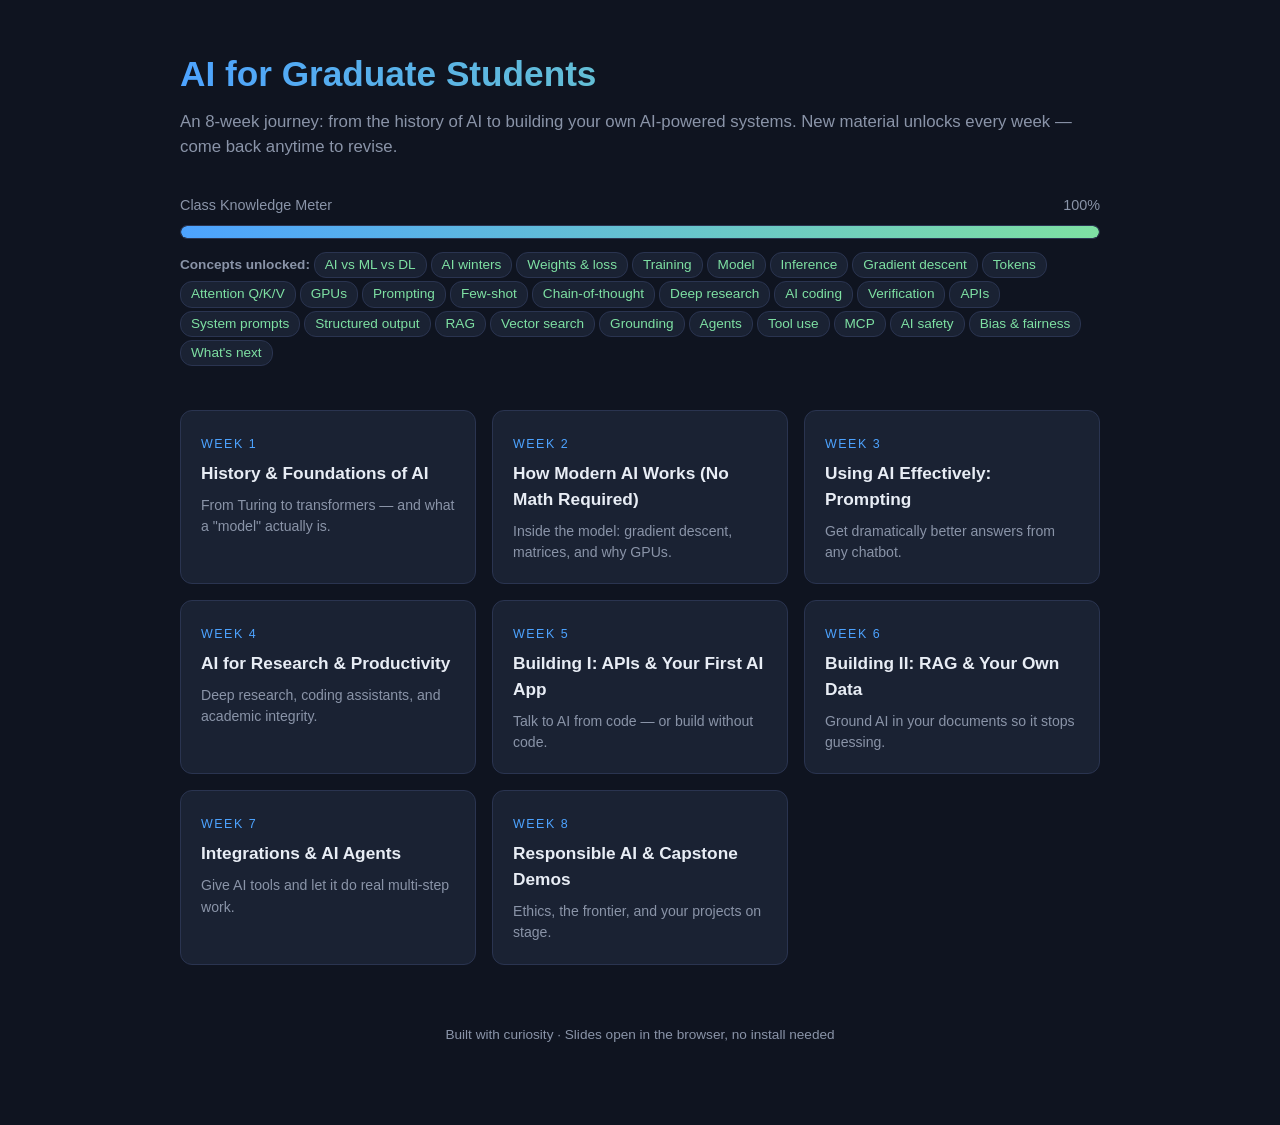
<file: index.html>
<!DOCTYPE html>
<html lang="en">
<head>
<meta charset="utf-8">
<meta name="viewport" content="width=device-width, initial-scale=1">
<title>AI for Graduate Students — 8-Week Course</title>
<style>
  :root {
    --bg: #0f1420;
    --card: #1a2233;
    --card-locked: #141a28;
    --accent: #4da3ff;
    --accent2: #7ee0a3;
    --text: #e8edf5;
    --muted: #8a94a8;
    --border: #2a3450;
  }
  * { box-sizing: border-box; margin: 0; padding: 0; }
  body {
    background: var(--bg);
    color: var(--text);
    font-family: -apple-system, "Segoe UI", Roboto, Helvetica, Arial, sans-serif;
    line-height: 1.5;
  }
  .wrap { max-width: 960px; margin: 0 auto; padding: 48px 20px 80px; }
  header h1 {
    font-size: 2.2rem;
    background: linear-gradient(90deg, var(--accent), var(--accent2));
    -webkit-background-clip: text;
    background-clip: text;
    color: transparent;
  }
  header p.sub { color: var(--muted); margin-top: 8px; font-size: 1.05rem; }

  /* Knowledge meter */
  .meter-block { margin: 36px 0 44px; }
  .meter-label { display: flex; justify-content: space-between; font-size: .9rem; color: var(--muted); margin-bottom: 8px; }
  .meter { height: 14px; background: var(--card); border: 1px solid var(--border); border-radius: 7px; overflow: hidden; }
  .meter-fill {
    height: 100%; width: 0%;
    background: linear-gradient(90deg, var(--accent), var(--accent2));
    border-radius: 7px;
    transition: width 1.2s ease;
  }
  .concepts { margin-top: 10px; font-size: .85rem; color: var(--muted); }
  .concepts span { display: inline-block; background: var(--card); border: 1px solid var(--border); border-radius: 12px; padding: 2px 10px; margin: 3px 4px 0 0; color: var(--accent2); }

  /* Week cards */
  .grid { display: grid; grid-template-columns: repeat(auto-fill, minmax(280px, 1fr)); gap: 16px; }
  .card {
    display: block; text-decoration: none; color: inherit;
    background: var(--card); border: 1px solid var(--border);
    border-radius: 12px; padding: 20px; transition: transform .15s ease, border-color .15s ease;
  }
  a.card:hover { transform: translateY(-3px); border-color: var(--accent); }
  .card .wk { font-size: .78rem; letter-spacing: .12em; text-transform: uppercase; color: var(--accent); }
  .card h3 { margin: 6px 0 8px; font-size: 1.08rem; }
  .card p { font-size: .88rem; color: var(--muted); }
  .card.locked { background: var(--card-locked); opacity: .55; cursor: default; }
  .card.locked .wk { color: var(--muted); }
  .card.locked .lock { float: right; }

  footer { margin-top: 60px; color: var(--muted); font-size: .85rem; text-align: center; }
</style>
</head>
<body>
<div class="wrap">
  <header>
    <h1>AI for Graduate Students</h1>
    <p class="sub">An 8-week journey: from the history of AI to building your own AI-powered systems. New material unlocks every week — come back anytime to revise.</p>
  </header>

  <section class="meter-block">
    <div class="meter-label"><span>Class Knowledge Meter</span><span id="meter-pct">0%</span></div>
    <div class="meter"><div class="meter-fill" id="meter-fill"></div></div>
    <div class="concepts" id="concepts"><strong>Concepts unlocked:</strong> <em id="no-concepts">none yet — see you in Week 1!</em></div>
  </section>

  <section class="grid" id="weeks"></section>

  <footer>Built with curiosity · Slides open in the browser, no install needed</footer>
</div>

<script>
/* ====== EDIT THIS LINE ON EACH RELEASE DAY ====== */
const RELEASED_WEEKS = 8;
/* ================================================ */

const WEEKS = [
  { n: 1, title: "History & Foundations of AI",
    desc: "From Turing to transformers — and what a \"model\" actually is.",
    concepts: ["AI vs ML vs DL", "AI winters", "Weights & loss", "Training", "Model", "Inference"] },
  { n: 2, title: "How Modern AI Works (No Math Required)",
    desc: "Inside the model: gradient descent, matrices, and why GPUs.",
    concepts: ["Gradient descent", "Tokens", "Attention Q/K/V", "GPUs"] },
  { n: 3, title: "Using AI Effectively: Prompting",
    desc: "Get dramatically better answers from any chatbot.",
    concepts: ["Prompting", "Few-shot", "Chain-of-thought"] },
  { n: 4, title: "AI for Research & Productivity",
    desc: "Deep research, coding assistants, and academic integrity.",
    concepts: ["Deep research", "AI coding", "Verification"] },
  { n: 5, title: "Building I: APIs & Your First AI App",
    desc: "Talk to AI from code — or build without code.",
    concepts: ["APIs", "System prompts", "Structured output"] },
  { n: 6, title: "Building II: RAG & Your Own Data",
    desc: "Ground AI in your documents so it stops guessing.",
    concepts: ["RAG", "Vector search", "Grounding"] },
  { n: 7, title: "Integrations & AI Agents",
    desc: "Give AI tools and let it do real multi-step work.",
    concepts: ["Agents", "Tool use", "MCP"] },
  { n: 8, title: "Responsible AI & Capstone Demos",
    desc: "Ethics, the frontier, and your projects on stage.",
    concepts: ["AI safety", "Bias & fairness", "What's next"] },
];

const grid = document.getElementById("weeks");
WEEKS.forEach(w => {
  const released = w.n <= RELEASED_WEEKS;
  const el = document.createElement(released ? "a" : "div");
  el.className = "card" + (released ? "" : " locked");
  if (released) el.href = `weeks/week${w.n}/`;
  el.innerHTML = `<span class="wk">Week ${w.n}</span>${released ? "" : '<span class="lock">🔒</span>'}
    <h3>${w.title}</h3><p>${w.desc}</p>`;
  grid.appendChild(el);
});

/* knowledge meter */
const pct = Math.round((RELEASED_WEEKS / WEEKS.length) * 100);
document.getElementById("meter-pct").textContent = pct + "%";
requestAnimationFrame(() =>
  requestAnimationFrame(() => document.getElementById("meter-fill").style.width = pct + "%"));

if (RELEASED_WEEKS > 0) {
  const unlocked = WEEKS.slice(0, RELEASED_WEEKS).flatMap(w => w.concepts);
  const c = document.getElementById("concepts");
  c.innerHTML = "<strong>Concepts unlocked:</strong> " + unlocked.map(x => `<span>${x}</span>`).join("");
}
</script>
</body>
</html>
</file>
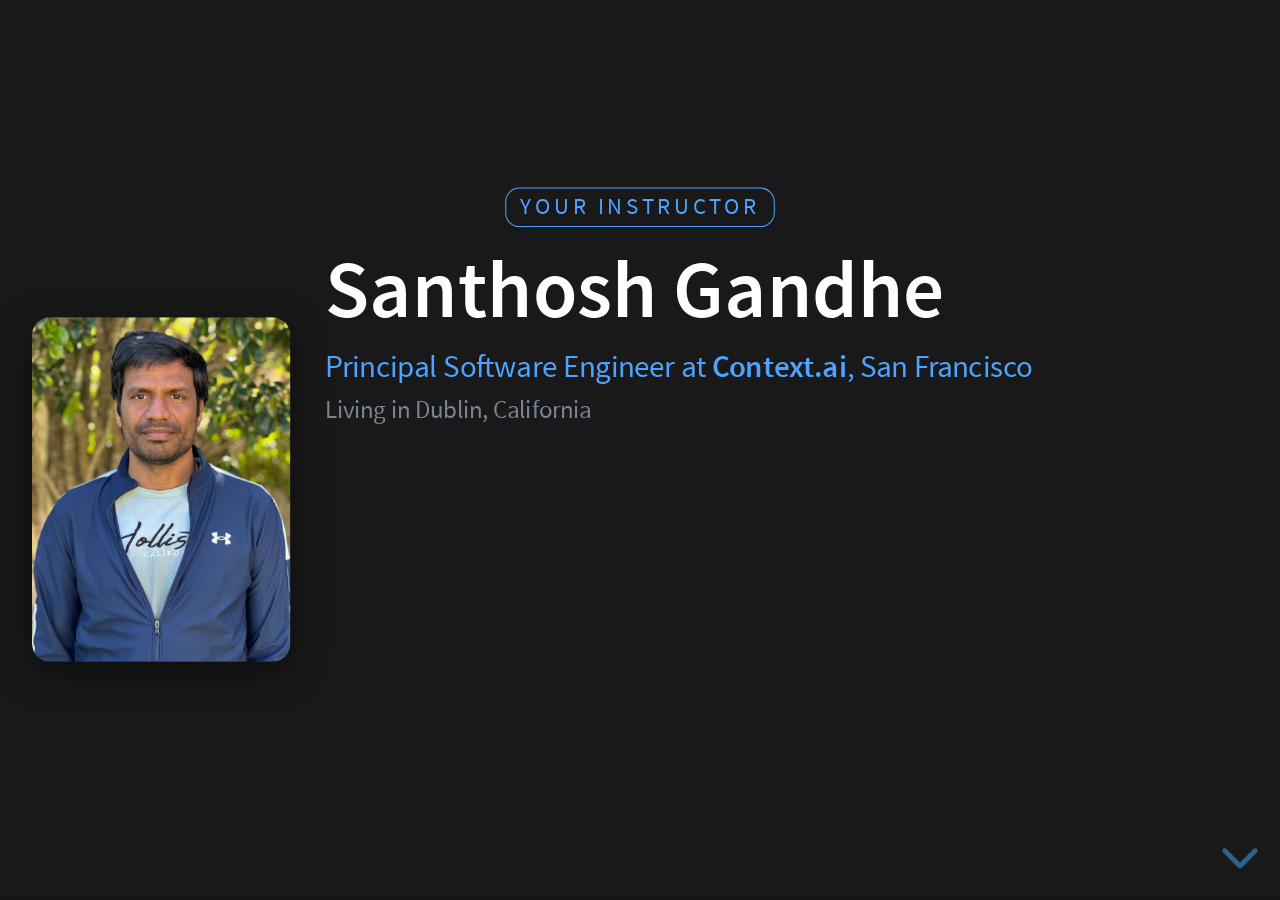
<file: intro/index.html>
<!DOCTYPE html>
<html lang="en">
<head>
<meta charset="utf-8">
<meta name="viewport" content="width=device-width, initial-scale=1">
<title>Introducing your instructor — AI Course</title>
<link rel="stylesheet" href="../assets/reveal/dist/reset.css">
<link rel="stylesheet" href="../assets/reveal/dist/reveal.css">
<link rel="stylesheet" href="../assets/reveal/dist/theme/black.css">
<link rel="stylesheet" href="../assets/course.css">
<style>
  .reveal h1 { font-size: 1.9em; text-transform: none; margin-bottom: 4px; }
  .reveal h2 { font-size: 1.3em; text-transform: none; }
  .reveal p, .reveal li { font-size: 0.84em; line-height: 1.42; }
  .reveal .small, .reveal .small li { font-size: 0.66em; color: #a7b0c2; line-height: 1.45; }
  .reveal .role { font-size: 0.72em; color: #4da3ff; margin: 0 0 4px; }
  .reveal .where { font-size: 0.58em; color: #7b8497; margin: 0; }
  .reveal .intro-row { display: flex; gap: 34px; align-items: center; text-align: left; }
  /* Whole photo, uncropped — the source is a 3:4 portrait, so height drives the size
     and the width follows. No object-fit: cover, which was cutting the head off. */
  .reveal .intro-row img {
    height: 340px; width: auto; border-radius: 18px;
    box-shadow: 0 10px 34px rgba(0,0,0,.5); flex: 0 0 auto;
  }
  .reveal .intro-row .no-photo-box {
    width: 255px; height: 340px; flex: 0 0 255px; border-radius: 18px;
    border: 2px dashed #2a3450; background: #1a2233;
    display: flex; align-items: center; justify-content: center;
    color: #4da3ff; font-size: 0.9em; font-weight: 700;
  }
  .reveal .facts { list-style: none; margin: 12px 0 0; padding: 0; }
  .reveal .facts li { font-size: 0.58em; margin: 8px 0; color: #e8edf5; line-height: 1.38; }
  .reveal .facts li b { color: #ffb454; }
  .reveal .facts .link { font-size: 0.86em; color: #4da3ff; font-family: monospace; }
  .reveal .handoff {
    border: 2px solid #7ee0a3; background: rgba(126,224,163,.08);
    border-radius: 14px; padding: 18px 28px; margin-top: 10px;
  }
  .reveal .handoff p { font-size: 0.8em; margin: 0; color: #7ee0a3; font-weight: 700; }
  .reveal svg { max-width: 100%; height: auto; }
</style>
</head>
<body>
<div class="reveal"><div class="slides">

<!-- ==================== INTRODUCING THE INSTRUCTOR ==================== -->
<section>
  <section>
    <p class="chip">Your instructor</p>
    <div class="intro-row">
      <img src="../assets/img/Santhosh.jpg" alt="Santhosh Gandhe"
           onerror="this.outerHTML='&lt;div class=\'no-photo-box\'&gt;S.G.&lt;/div&gt;'">
      <div>
        <h1>Santhosh Gandhe</h1>
        <p class="role">Principal Software Engineer at <strong>Context.ai</strong>, San Francisco</p>
        <p class="where">Living in Dublin, California</p>
        <ul class="facts">
          <li class="fragment"><b>Builds AI for a living</b> — Context.ai makes a custom AI harness
          used by <b>Qualcomm</b> and <b>KKR</b></li>
          <li class="fragment"><b>Open source maintainer</b> — <b>Data Prepper</b>, a data ingestion
          platform used by AWS<br>
          <span class="link">github.com/opensearch-project/data-prepper</span></li>
          <li class="fragment"><b>Before that: Amazon</b> — OpenSearch, the search and data platform
          behind a large part of the internet</li>
          <li class="fragment"><b>Earlier</b> — Wayfair and LeanTaaS: retail at scale, then
          software for hospitals</li>
          <li class="fragment"><b>Away from the keyboard</b> — running, badminton, and the piano</li>
        </ul>
      </div>
    </div>
    <aside class="notes">
      FOR WHOEVER IS INTRODUCING HIM — a script you can read almost word for word. About 90
      seconds. Warm, not a CV reading. Pause on each click.

      "Before we start, let me introduce the person taking you through the next eight weeks.

      This is Santhosh Gandhe. He is a Principal Software Engineer at Context.ai in San
      Francisco, and he joins us from Dublin, California.

      [click] Here is the part that matters for this course: he does not teach AI from a
      textbook — he builds it. Context.ai makes a custom AI harness, and their customers include
      Qualcomm and KKR. So what you will hear over the next eight weeks is practice, not theory.

      [click] He also maintains an open-source project called Data Prepper — a data ingestion
      platform that AWS itself uses. That means the code he writes is public, anyone can read it,
      and it runs inside one of the largest companies in the world. Any of you can go and look at
      it tonight. Very few people teaching a course like this can say that.

      [click] Before Context, he was at Amazon, working on OpenSearch — the search and data
      platform that sits underneath an enormous amount of the internet you use every day, and
      where Data Prepper comes from.

      [click] And before that, Wayfair and LeanTaaS — retail at massive scale, and then software
      for hospitals. Which is worth noticing: the same skills, pointed at completely different
      industries.

      [click] Outside work he runs, plays badminton, and plays the piano.

      Please give him a warm welcome."

      PRACTICAL NOTES FOR THE INTRODUCER
      - Say the name clearly: SAN-thosh GAN-dhe.
      - Do not read the list flatly. The line that lands hardest with students is the first one:
        he builds this stuff for real companies right now.
      - The Wayfair/LeanTaaS line quietly makes the course's own argument — AI and software are
        tools you aim at a domain. This room has agriculture, dance, medicine and electronics
        in it, so that point is worth landing rather than rushing.
      - The hobbies line is there to make him a person, not a CV. Keep it light and quick.
      - Ask students to keep cameras on and to use chat freely, then hand over.
      - If you are short on time, the first two bullets and the hobbies line are enough.
      - Data Prepper is pronounced exactly as written. If a student asks what it does, the one
        line is: it collects data from many places and gets it ready to search. Do not go deeper;
        he can take that question himself.
      - Press S at any time to see these notes. Press → to reach the handoff slide.
    </aside>
  </section>

  <section>
    <h2>Over to you 🎤</h2>
    <div class="handoff">
      <p>Eight weeks. From where AI came from — to something you built yourself.</p>
    </div>
    <p class="small">Cameras on if you are comfortable. Chat stays open the whole session.
    Ask anything, at any time.</p>
    <aside class="notes">
      Closing line for the introducer, then stop sharing and hand the screen to Santhosh.

      "You are in good hands. Over to you, Santhosh."

      Then: stop screen share, so he can share the Week 1 deck.
      ⚠️ Important — he should share the WINDOW, not the entire screen, because the Week 1 deck
      has speaker notes and easter-egg answers open in a second window.
    </aside>
  </section>
</section>

</div></div>

<script src="../assets/reveal/dist/reveal.js"></script>
<script src="../assets/reveal/dist/plugin/notes.js"></script>
<script>
  Reveal.initialize({
    hash: true,
    slideNumber: false,
    width: 1200,
    height: 760,
    margin: 0.05,
    minScale: 0.2,
    maxScale: 1.6,
    // Reveal's default is TRUE, which blurs whatever is focused and focuses
    // <body> every time the page becomes visible again. That silently breaks
    // paste: focus the chat box, alt-tab to Zoom to copy, come back, Cmd+V —
    // and the textarea is no longer focused, so the paste goes nowhere.
    // Typing still works because you click first. Cost us a live session.
    focusBodyOnPageVisibilityChange: false,
    plugins: [ RevealNotes ]
  });
</script>
</body>
</html>
</file>
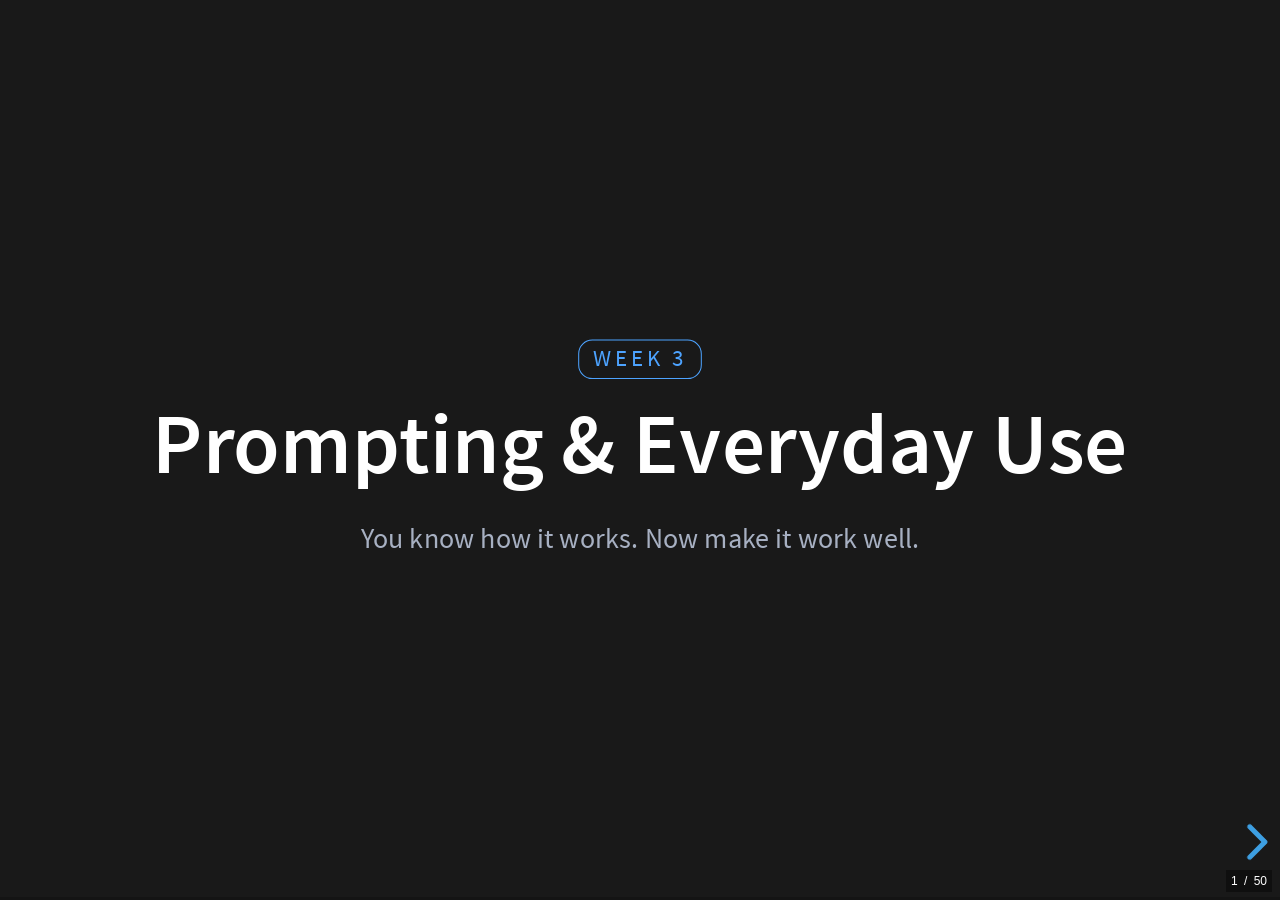
<file: docs/weeks/week3/index.html>
<!DOCTYPE html>
<html lang="en">
<head>
<meta charset="utf-8">
<meta name="viewport" content="width=device-width, initial-scale=1">
<title>Week 3 — Prompting & Everyday Use</title>
<link rel="stylesheet" href="../../assets/reveal/dist/reset.css">
<link rel="stylesheet" href="../../assets/reveal/dist/reveal.css">
<link rel="stylesheet" href="../../assets/reveal/dist/theme/black.css">
<link rel="stylesheet" href="../../assets/course.css">
<style>
  .reveal h1 { font-size: 2.0em; text-transform: none; }
  .reveal h2 { font-size: 1.35em; text-transform: none; margin-bottom: 14px; }
  .reveal p, .reveal li { font-size: 0.84em; line-height: 1.42; }
  .reveal .small, .reveal .small li { font-size: 0.66em; color: #a7b0c2; line-height: 1.45; }
  .reveal ul { margin-left: 0.6em; }
  .reveal li { margin-bottom: 11px; }
  .reveal .analogy { font-size: 0.72em; padding: 13px 22px; margin-top: 14px; }
  .reveal .analogy::before { font-size: 0.85em; }
  .reveal .predict { font-size: 0.85em; }
  .reveal .easter-egg p { font-size: 0.72em; }
  .reveal .tiny-hint { position: absolute; bottom: -40px; right: 0; font-size: 0.3em; color: #4a5468; }
  .reveal .vote-card { border:1px solid #2a3450; border-radius:10px; padding:13px 20px; margin:9px 0; background:#1a2233; font-size:.62em; text-align:left; }
  .reveal .res-list { font-size: 0.6em; text-align: left; }
  .reveal .res-list li { margin: 7px 0; }
  .reveal .res-list a, .reveal a { color: #4da3ff; }
  .reveal .tier { padding: 10px 18px; }
  .reveal .tier p { font-size: 0.66em; margin: 6px 0; }
  .reveal .closing-quote { font-size: 1.05em; }
  .reveal svg { max-width: 100%; height: auto; }
  .reveal .caption { font-size: 0.58em; color: #9aa4b8; margin-top: 8px; }
  .reveal figure.photo { margin: 10px auto; }
  .reveal figure.photo img { max-height: 300px; width: auto; border-radius: 14px; box-shadow: 0 8px 30px rgba(0,0,0,.45); }
  .reveal figure.photo .photo-fallback { display: none; }
  .reveal figure.photo.no-photo img { display: none; }
  .reveal figure.photo.no-photo .photo-fallback { display: block; }
  .reveal figure.photo figcaption { font-size: 0.42em; color: #7b8497; margin-top: 8px; }
  .reveal .zoom-do {
    border: 2px solid #7ee0a3; border-radius: 14px; padding: 16px 26px;
    background: rgba(126,224,163,0.07); text-align: left; margin: 14px auto; max-width: 880px;
  }
  .reveal .zoom-do p { font-size: 0.72em; margin: 9px 0; }
  .reveal .zoom-do .step { color: #7ee0a3; font-weight: 700; margin-right: 8px; }
  .reveal section[data-poll] .chip { border-color: #7ee0a3; color: #7ee0a3; }
  /* act divider cards */
  .reveal .act { color: #ffb454; font-size: 0.55em; letter-spacing: 3px; text-transform: uppercase; margin-bottom: 6px; }
  /* checkpoint blocks */
  .reveal .checkpoint { border: 2px solid #4da3ff; background: rgba(77,163,255,.07); border-radius: 14px; padding: 10px 24px; margin: 12px auto; max-width: 900px; text-align: left; }
  .reveal .checkpoint li { font-size: 0.62em; margin: 10px 0; }
  /* the farmer chain, reused in the recap */
  .reveal .chain { display: flex; gap: 8px; justify-content: center; flex-wrap: wrap; margin: 14px 0; }
  .reveal .chain span { border: 1px solid #2a3450; background: #1a2233; border-radius: 999px; padding: 6px 14px; font-size: 0.46em; color: #e8edf5; }
  .reveal .chain span.new { border-color: #ffb454; color: #ffb454; }
</style>
</head>
<body>
<!-- STUDENT EDITION - generated by build.py, do not edit by hand -->
<div class="reveal">
<div class="slides">

<section>
  <p class="chip">Week 3</p>
  <h1>Prompting &amp; Everyday Use</h1>
  <p class="small">You know how it works. Now make it work well.</p>
</section>

<!-- ==================== WEEK 2 HOMEWORK: THANK YOU + FIXES (added 2026-09-26) ==================== -->
<!-- Slides carry NO student names (the student edition is public). Names are in the notes only. -->
<section>
  <section id="w3-hw-thanks">
    <p class="chip">Your Week 2 work</p>
    <div class="w3t">
      <style>
        .reveal .w3t .stat { flex:1; text-align:center; background:#1a2233; border:1px solid #2a3450; border-radius:.6em; padding:.45em .4em; }
        .reveal .w3t .stat b { display:block; font-size:2em; color:#ffb454; line-height:1.1; }
        .reveal .w3t .pill { display:inline-block; border:1px solid #2a3450; background:#141a26; border-radius:1em; padding:.12em .7em; margin:.15em .2em; }
        .reveal .w3t .pill small { color:#ffb454; font-weight:700; margin-left:.25em; }
        .reveal .w3t .quote { font-style:italic; line-height:1.35; }
        .reveal .w3t .why { color:#7ee0a3; font-size:.88em; margin-top:.35em; }
      </style>
      <h2>🙏 Thank you. This was genuinely good work.</h2>
      <div class="row" style="margin:.3em 0 .6em">
        <div class="stat"><b>11</b>explanations of gradient descent</div>
        <div class="stat"><b>9 / 9</b>easter eggs correct: <strong>learning rate</strong> 🥚</div>
        <div class="stat"><b>11 / 11</b>told me honestly whether they used AI</div>
      </div>
      <p class="small" style="margin:-.2em 0 .55em;padding:.35em .6em;border-radius:.5em;background:rgba(255,180,84,.12);border-left:4px solid #ffb454">🥚 The letter to save is <strong style="color:#ffb454">R</strong>, from learning <strong style="color:#ffb454">R</strong>ate. My riddle said "first letter", so if you wrote <strong>L</strong>, your answer was right and the slip was mine. Keep <strong>A · R</strong> safe.</p>
      <div class="card" style="margin-bottom:.6em">
        <div class="hd">Your analogies <small>almost every one had the same three parts: guess → measure → small step ✅</small></div>
        <span class="pill">🔊 speaker / TV volume<small>×4</small></span>
        <span class="pill">☕ tea &amp; sugar<small>×2</small></span>
        <span class="pill">🎂 cake sugar</span>
        <span class="pill">🍲 soup salt</span>
        <span class="pill">☕ coffee powder</span>
        <span class="pill">🌾 crop spraying</span>
      </div>
      <div class="row">
        <div class="card fragment" style="flex:1;border-top:4px solid #4da3ff">
          <div class="hd" style="color:#4da3ff">🔊 The speaker knob</div>
          <p class="quote">"I avoid big jumps. I turn it a little, then listen again… The error is the signal that tells you how wrong the guess is."</p>
          <p class="why">⭐ Own analogy, and every part mapped to the real thing.</p>
        </div>
        <div class="card fragment" style="flex:1;border-top:4px solid #7ee0a3">
          <div class="hd" style="color:#7ee0a3">☕ The cup of tea</div>
          <p class="quote">"You keep tasting and adjusting, taking <strong>smaller steps as you get closer</strong>, until it tastes just right."</p>
          <p class="why">⭐ Spotted that steps shrink near the bottom. That's an advanced idea.</p>
        </div>
        <div class="card fragment" style="flex:1;border-top:4px solid #ffb454">
          <div class="hd" style="color:#ffb454">🍲 The soup</div>
          <p class="quote">"By taking small steps instead of giant leaps, it <strong>avoids overshooting</strong> the perfect balance."</p>
          <p class="why">⭐ Explained <em>why</em> the steps are small, not just that they are.</p>
        </div>
      </div>
      <p class="small fragment" style="margin-top:.5em">🚀 <strong style="color:#ffb454">5 of you</strong> also did the optional stretch task, and the finding was clear: "Telugu needs more tokens → it <strong>costs more</strong> → that affects <strong>who benefits</strong> from AI." Exactly the point of Week 2.</p>
      <p class="small fragment" style="margin-top:.35em">💬 And <strong style="color:#ffb454">3 of you</strong> asked me a question privately. That takes courage, and it is exactly how this class gets better. Two of those answers are coming up in a minute.</p>
    </div>
</section>

  <section id="w3-hw-fixes">
    <p class="chip">Your Week 2 work</p>
    <div class="w3t">
      <h2>🔧 Three small fixes that make it exactly right</h2>
      <p class="sub">Not mistakes to be embarrassed about. Each one is a common trap, and fixing it deepens the idea.</p>
      <div class="row">
        <div class="card fragment" style="flex:1;border-top:4px solid #ff6b6b">
          <div class="hd">1 · "The volume needs to be around 14"</div>
          <p>If you already knew the answer was 14, you'd just jump straight there. 🤔</p>
          <p class="why" style="color:#7ee0a3;margin-top:.4em">✓ Gradient descent <strong>never knows the answer</strong>. The measure only says <em>"too loud, and roughly how much"</em>. The direction, not the destination.</p>
        </div>
        <div class="card fragment" style="flex:1;border-top:4px solid #ffb454">
          <div class="hd">2 · "2 spoons, then 1 spoon"</div>
          <p>That halves the amount in one go, and it treats the <em>spoons</em> as the measure.</p>
          <p class="why" style="color:#7ee0a3;margin-top:.4em">✓ The measure is <strong>how far off the taste is</strong> (the loss). The step is a <strong>small</strong> nudge: "a bit strong, a little less next time."</p>
        </div>
        <div class="card fragment" style="flex:1;border-top:4px solid #4da3ff">
          <div class="hd">3 · "Too much chemical harms the crop; too little doesn't work"</div>
          <p>A brilliant real-world example! It describes the <em>goal</em>, but not yet the <em>method</em>.</p>
          <p class="why" style="color:#7ee0a3;margin-top:.4em">✓ Add the loop: <strong>spray a dose → check the pests and the crop → adjust a little → repeat</strong>. Finding the balance by repeated small corrections <em>is</em> gradient descent.</p>
        </div>
      </div>
      <div class="card fragment" style="margin-top:.6em;border-left:5px solid #c792ea">
        <p>🌫️ <strong>Still fuzzy for a few of you:</strong> "how do the scores turn into percentages, and then into the final numbers?" Fair. Today we redo it slowly with toy numbers, on the <strong>"Inside the model"</strong> slide (step 6). And remember: you only need the <em>idea</em>, not the arithmetic.</p>
      </div>
    </div>
</section>

  <section id="w3-hw-asked">
    <p class="chip">You asked me privately</p>
    <div class="w3t">
      <h2>💬 Two questions worth answering for everyone</h2>
      <div class="row" style="margin-top:.3em">
        <div class="card fragment" style="flex:1;border-top:4px solid #4da3ff">
          <div class="hd" style="color:#4da3ff">"How much maths should I learn, versus building projects?"</div>
          <p>Aim for <strong>intuition, not derivations</strong>. Know what each idea <em>does</em>:</p>
          <p class="muted" style="margin-top:.3em">📉 gradient → which way is downhill<br>🎲 probability → the odds for the next word<br>📐 vectors → meaning as a position</p>
          <p style="margin-top:.4em">That's all this course needs. <strong>Build first</strong>; learn deeper maths when a project actually needs it. It sticks far better that way.</p>
        </div>
        <div class="card fragment" style="flex:1;border-top:4px solid #7ee0a3">
          <div class="hd" style="color:#7ee0a3">"I understand the examples, but where do I use them?"</div>
          <p class="muted" style="margin-bottom:.3em">A great question. Here's where each one shows up:</p>
          <p>🔤 <strong>Tokens</strong> → why chats have limits and API bills (Week 5)</p>
          <p>🗺️ <strong>Embeddings</strong> → how AI searches your own documents (Week 6)</p>
          <p>👀 <strong>Attention</strong> → why the words in your prompt matter (<strong>today</strong>)</p>
          <p>📉 <strong>Gradient descent</strong> → how every model you use was trained</p>
        </div>
      </div>
      <p class="small fragment" style="margin-top:.5em">Keep asking. Every private question makes the next class better for everyone. 🙌</p>
    </div>
</section>
</section>

<!-- ==================== EASTER EGG, POSED EARLY ==================== -->

<section>
  <div class="easter-egg">
    <p>🥚 <strong>This week's easter egg</strong></p>
    <p>There is one setting that decides whether the answer comes out safe and predictable,
    or surprising and inventive.<br>
    Turn it down and it repeats itself. Turn it up too far and it starts talking nonsense.</p>
    <p><strong>What is that setting called?</strong></p>
  </div>
  <p class="small">The answer is somewhere in today's session. Bring it next week — and save its
  first letter.</p>
</section>

<!-- ==================== WEEK 2 CONSOLIDATION (~20 min) ==================== -->
<!-- Reviewed by DEPENDENCY, not by difficulty. The only Week 2 ideas that get
     re-taught here are the ones Weeks 3–8 are actually built on. Everything
     else is explicitly released, out loud, so nobody carries anxiety about it. -->

<section data-review>
  <p class="act">Before today</p>
  <h2>Last week was the hardest one 🪨</h2>
  <p class="small">And I am not going to pretend otherwise. So we start with twenty minutes
  of <strong>solid ground</strong>.</p>
  <div class="checkpoint fragment" style="border-color:#7ee0a3;background:rgba(126,224,163,.07)">
    <p class="small" style="margin:8px 0;color:#e8edf5">Here is the deal: of everything in Week 2,
    <strong>four ideas</strong> are load-bearing for the rest of this course.<br>
    The rest was there to show you the machine is not magic — <em>not</em> to be memorised.</p>
  </div>
  <p class="small fragment">Twenty minutes. Then we spend the day making it work for you.</p>
</section>

<section data-review>
  <section id="w3-four-stages">
    <p class="chip">Last week in one picture</p>
    <h2>Remember how you learned a language? 📖</h2>
    <p class="small">Last week we said a model learns language in the <strong>same four stages you did</strong>.
    Fill in the machine side from memory.</p>
    <svg viewBox="0 0 900 290" width="1080">
      <g font-family="inherit">
        <text x="143" y="20" fill="#7b8497" font-size="13" text-anchor="middle">how YOU learned</text>
        <text x="601" y="20" fill="#7b8497" font-size="13" text-anchor="middle">how a MODEL learned</text>
        <rect x="18" y="34" width="250" height="48" rx="10" fill="#1a2233" stroke="#ffb454" stroke-width="2"/>
        <text x="36" y="64" fill="#ffb454" font-size="19" font-weight="bold">1. the alphabet</text>
        <text x="288" y="65" fill="#55607a" font-size="18">→</text>
        <rect x="320" y="34" width="562" height="48" rx="10" fill="#141a26" stroke="#2a3450" stroke-dasharray="5,4"/>
        <text x="601" y="65" fill="#55607a" font-size="15" text-anchor="middle">? type it in chat first</text>
        <g class="fragment">
          <rect x="320" y="34" width="562" height="48" rx="10" fill="#1a2233"/>
          <rect x="320" y="34" width="562" height="48" rx="10" fill="rgba(255,180,84,.14)" stroke="#ffb454" stroke-width="2"/>
          <text x="338" y="56" fill="#e8edf5" font-size="19" font-weight="bold">tokens</text>
          <text x="338" y="74" fill="#b4bccb" font-size="14">a fixed set of chunks · "Chennai" → Chen + nai</text>
        </g>
        <rect x="18" y="96" width="250" height="48" rx="10" fill="#1a2233" stroke="#4da3ff" stroke-width="2"/>
        <text x="36" y="126" fill="#4da3ff" font-size="19" font-weight="bold">2. vocabulary</text>
        <text x="288" y="127" fill="#55607a" font-size="18">→</text>
        <rect x="320" y="96" width="562" height="48" rx="10" fill="#141a26" stroke="#2a3450" stroke-dasharray="5,4"/>
        <text x="601" y="127" fill="#55607a" font-size="15" text-anchor="middle">? type it in chat first</text>
        <g class="fragment">
          <rect x="320" y="96" width="562" height="48" rx="10" fill="#1a2233"/>
          <rect x="320" y="96" width="562" height="48" rx="10" fill="rgba(77,163,255,.14)" stroke="#4da3ff" stroke-width="2"/>
          <text x="338" y="118" fill="#e8edf5" font-size="19" font-weight="bold">embeddings</text>
          <text x="338" y="136" fill="#b4bccb" font-size="14">meaning as a position · idli sits next to dosa</text>
        </g>
        <rect x="18" y="158" width="250" height="48" rx="10" fill="#1a2233" stroke="#7ee0a3" stroke-width="2"/>
        <text x="36" y="188" fill="#7ee0a3" font-size="19" font-weight="bold">3. grammar</text>
        <text x="288" y="189" fill="#55607a" font-size="18">→</text>
        <rect x="320" y="158" width="562" height="48" rx="10" fill="#141a26" stroke="#2a3450" stroke-dasharray="5,4"/>
        <text x="601" y="189" fill="#55607a" font-size="15" text-anchor="middle">? type it in chat first</text>
        <g class="fragment">
          <rect x="320" y="158" width="562" height="48" rx="10" fill="#1a2233"/>
          <rect x="320" y="158" width="562" height="48" rx="10" fill="rgba(126,224,163,.14)" stroke="#7ee0a3" stroke-width="2"/>
          <text x="338" y="180" fill="#e8edf5" font-size="19" font-weight="bold">attention</text>
          <text x="338" y="198" fill="#b4bccb" font-size="14">words rewritten by the words around them</text>
        </g>
        <rect x="18" y="220" width="250" height="48" rx="10" fill="#1a2233" stroke="#c792ea" stroke-width="2"/>
        <text x="36" y="250" fill="#c792ea" font-size="19" font-weight="bold">4. writing a sentence</text>
        <text x="288" y="251" fill="#55607a" font-size="18">→</text>
        <rect x="320" y="220" width="562" height="48" rx="10" fill="#141a26" stroke="#2a3450" stroke-dasharray="5,4"/>
        <text x="601" y="251" fill="#55607a" font-size="15" text-anchor="middle">? type it in chat first</text>
        <g class="fragment">
          <rect x="320" y="220" width="562" height="48" rx="10" fill="#1a2233"/>
          <rect x="320" y="220" width="562" height="48" rx="10" fill="rgba(199,146,234,.14)" stroke="#c792ea" stroke-width="2"/>
          <text x="338" y="242" fill="#e8edf5" font-size="19" font-weight="bold">next-token prediction</text>
          <text x="338" y="260" fill="#b4bccb" font-size="14">"The capital of Telangana is" → Hyderabad, one token at a time</text>
        </g>
      </g>
    </svg>
    <p class="small fragment">Same four stages, one big difference: <strong>you were taught. It was not.</strong>
    It found all four on its own, from data — and today we learn how to <em>talk</em> to the result.</p>
</section>

  <section>
    <p class="chip">The four</p>
    <h2>What you actually need to carry forward</h2>
    <svg viewBox="0 0 900 180" width="1120">
      <g font-size="13">
        <g>
          <rect x="18" y="14" width="200" height="86" rx="12" fill="#1a2233" stroke="#4da3ff" stroke-width="2"/>
          <text x="118" y="46" fill="#4da3ff" text-anchor="middle" font-size="15" font-weight="bold">1 · Tokens</text>
          <text x="118" y="70" fill="#9aa4b8" text-anchor="middle" font-size="11.5">text arrives in pieces</text>
          <text x="118" y="88" fill="#7b8497" text-anchor="middle" font-size="10.5">→ cost · limits · fairness</text>
        </g>
        <g class="fragment">
          <rect x="238" y="14" width="200" height="86" rx="12" fill="#1a2233" stroke="#7ee0a3" stroke-width="2"/>
          <text x="338" y="46" fill="#7ee0a3" text-anchor="middle" font-size="15" font-weight="bold">2 · Embeddings</text>
          <text x="338" y="70" fill="#9aa4b8" text-anchor="middle" font-size="11.5">meaning is a position</text>
          <text x="338" y="88" fill="#7b8497" text-anchor="middle" font-size="10.5">→ the whole of Week 6</text>
        </g>
        <g class="fragment">
          <rect x="458" y="14" width="200" height="86" rx="12" fill="#1a2233" stroke="#ffb454" stroke-width="2"/>
          <text x="558" y="46" fill="#ffb454" text-anchor="middle" font-size="15" font-weight="bold">3 · Frozen</text>
          <text x="558" y="70" fill="#9aa4b8" text-anchor="middle" font-size="11.5">training ≠ using</text>
          <text x="558" y="88" fill="#7b8497" text-anchor="middle" font-size="10.5">→ why prompting exists</text>
        </g>
        <g class="fragment">
          <rect x="678" y="14" width="204" height="86" rx="12" fill="#1a2233" stroke="#c792ea" stroke-width="2"/>
          <text x="780" y="46" fill="#c792ea" text-anchor="middle" font-size="15" font-weight="bold">4 · Next word</text>
          <text x="780" y="70" fill="#9aa4b8" text-anchor="middle" font-size="11.5">it predicts, it does not know</text>
          <text x="780" y="88" fill="#7b8497" text-anchor="middle" font-size="10.5">→ hallucination · the "dice"</text>
        </g>

        <g class="fragment">
          <line x1="18" y1="126" x2="882" y2="126" stroke="#2a3450"/>
          <text x="450" y="158" fill="#7ee0a3" text-anchor="middle" font-size="14">
            If you keep one sentence: <tspan font-weight="bold">words are rewritten by the words around them.</tspan></text>
        </g>
      </g>
    </svg>
</section>

  <section>
    <p class="chip">1 of 4 · tokens</p>
    <h2>Text arrives in <em>pieces</em> 🔤</h2>
    <p class="small">Not letters. Not words. Chunks the model was built around.</p>
    <svg viewBox="0 0 860 190" width="860">
      <g font-size="13">
        <text x="30" y="34" fill="#9aa4b8" font-size="12">"unbelievable"</text>
        <rect x="170" y="18" width="62" height="26" rx="6" fill="#1a2233" stroke="#4da3ff"/><text x="201" y="36" fill="#4da3ff" text-anchor="middle" font-size="12">un</text>
        <rect x="238" y="18" width="80" height="26" rx="6" fill="#1a2233" stroke="#4da3ff"/><text x="278" y="36" fill="#4da3ff" text-anchor="middle" font-size="12">believ</text>
        <rect x="324" y="18" width="62" height="26" rx="6" fill="#1a2233" stroke="#4da3ff"/><text x="355" y="36" fill="#4da3ff" text-anchor="middle" font-size="12">able</text>
        <text x="410" y="36" fill="#7b8497" font-size="11.5">3 tokens, 1 word</text>

        <g class="fragment">
          <line x1="30" y1="60" x2="830" y2="60" stroke="#2a3450"/>
          <text x="30" y="88" fill="#e8edf5" font-size="13.5">Three consequences you will meet <tspan fill="#ffb454">today</tspan>:</text>
          <text x="46" y="114" fill="#9aa4b8" font-size="12.5">💰 You are billed per token — a longer prompt literally costs more</text>
          <text x="46" y="140" fill="#9aa4b8" font-size="12.5">📏 The context window is measured in tokens — that is the "it forgot" ceiling</text>
          <text x="46" y="166" fill="#9aa4b8" font-size="12.5">⚖️ Telugu and Hindi burn far more tokens than English for the same sentence</text>
        </g>
      </g>
    </svg>
    <p class="small fragment" style="color:#7ee0a3">All three come back within the hour.</p>
</section>

  <section>
    <p class="chip">2 of 4 · embeddings</p>
    <h2>Meaning is a <em>place</em> 🗺️</h2>
    <p class="small">Every piece of text becomes a long list of numbers — and things that mean
    similar things land near each other.</p>
    <svg viewBox="0 0 820 210" width="820">
      <g font-size="12.5">
        <circle cx="150" cy="60" r="6" fill="#7ee0a3"/><text x="150" y="46" fill="#e8edf5" text-anchor="middle">idli</text>
        <circle cx="196" cy="86" r="6" fill="#7ee0a3"/><text x="212" y="102" fill="#e8edf5" text-anchor="middle">dosa</text>
        <circle cx="128" cy="104" r="6" fill="#7ee0a3"/><text x="104" y="120" fill="#e8edf5" text-anchor="middle">biryani</text>
        <circle cx="420" cy="150" r="6" fill="#4da3ff"/><text x="420" y="172" fill="#e8edf5" text-anchor="middle">algebra</text>
        <circle cx="466" cy="120" r="6" fill="#4da3ff"/><text x="492" y="112" fill="#e8edf5" text-anchor="middle">calculus</text>
        <text x="165" y="150" fill="#7b8497" font-size="11">food lives here</text>
        <text x="430" y="196" fill="#7b8497" font-size="11">maths lives over there</text>

        <g class="fragment">
          <line x1="600" y1="20" x2="600" y2="200" stroke="#2a3450"/>
          <text x="710" y="52" fill="#ffb454" text-anchor="middle" font-size="14" font-weight="bold">Why you care</text>
          <text x="710" y="82" fill="#9aa4b8" text-anchor="middle" font-size="11.5">"Find me the bit of this</text>
          <text x="710" y="100" fill="#9aa4b8" text-anchor="middle" font-size="11.5">document that ANSWERS this"</text>
          <text x="710" y="130" fill="#e8edf5" text-anchor="middle" font-size="11.5">= find the nearest point</text>
          <rect x="626" y="150" width="168" height="40" rx="10" fill="#1a2233" stroke="#7ee0a3"/>
          <text x="710" y="168" fill="#7ee0a3" text-anchor="middle" font-size="12" font-weight="bold">Week 6: RAG</text>
          <text x="710" y="184" fill="#7b8497" text-anchor="middle" font-size="10.5">AI over your own data</text>
        </g>
      </g>
    </svg>
    <p class="small fragment">If only one Week 2 idea survives to Week 8, <strong>let it be this one.</strong></p>
</section>

  <section>
    <p class="chip">3 of 4 · frozen</p>
    <h2>Training is over. You are talking to a <em>finished</em> thing ❄️</h2>
    <svg viewBox="0 0 860 200" width="860">
      <g font-size="13">
        <rect x="20" y="20" width="370" height="150" rx="14" fill="#1a2233" stroke="#ffb454" stroke-width="2"/>
        <text x="205" y="50" fill="#ffb454" text-anchor="middle" font-size="15" font-weight="bold">TRAINING · once</text>
        <text x="205" y="80" fill="#9aa4b8" text-anchor="middle" font-size="11.5">months · thousands of GPUs</text>
        <text x="205" y="102" fill="#9aa4b8" text-anchor="middle" font-size="11.5">the fog walk, a trillion times over</text>
        <text x="205" y="132" fill="#e8edf5" text-anchor="middle" font-size="12.5">weights change</text>
        <text x="205" y="154" fill="#7b8497" text-anchor="middle" font-size="11">this already happened, without you</text>

        <g class="fragment">
          <rect x="450" y="20" width="390" height="150" rx="14" fill="#1a2233" stroke="#7ee0a3" stroke-width="2"/>
          <text x="645" y="50" fill="#7ee0a3" text-anchor="middle" font-size="15" font-weight="bold">INFERENCE · every time you type</text>
          <text x="645" y="80" fill="#9aa4b8" text-anchor="middle" font-size="11.5">a second · weights completely frozen</text>
          <text x="645" y="102" fill="#9aa4b8" text-anchor="middle" font-size="11.5">nothing it learns here is kept</text>
          <text x="645" y="132" fill="#e8edf5" text-anchor="middle" font-size="12.5">only your PROMPT changes</text>
          <text x="645" y="154" fill="#7ee0a3" text-anchor="middle" font-size="11">← which is the only lever you hold</text>
        </g>
      </g>
    </svg>
    <p class="small fragment">Three things follow: the model's own knowledge <strong>stops on the day
    training ended</strong> (chat apps patch this by searching the web and pasting the results in),
    it does <strong>not remember you</strong> between chats, and <strong>prompting is the entire
    steering wheel.</strong> That last one is today.</p>
</section>

  <section>
    <p class="chip">4 of 4 · prediction</p>
    <h2>It is predicting, not <em>knowing</em> 🎲</h2>
    <p class="small">One token at a time, always: <em>"what comes next?"</em> — then it reads its
    own answer back and asks again.</p>
    <div class="predict">
      <span>The capital of Telangana is</span>
      <span class="fragment" style="color:#7ee0a3">Hyderabad <small>(91%)</small></span>
      <span class="fragment" style="color:#9aa4b8">Secunderabad <small>(4%)</small></span>
      <span class="fragment" style="color:#7b8497">… <small>(5%)</small></span>
    </div>
    <p class="small fragment" style="margin-top:16px">Nothing in there checks whether the answer
    is <strong>true</strong>. It checks whether it is <strong>likely</strong>.</p>
    <p class="small fragment" style="color:#ffb454">Which is exactly why it is most dangerous
    when it sounds most confident — and why Act 4 exists.</p>
</section>


  <!-- ===== Added 2026-09-25: next-token mechanics + big picture (8 slides) ===== -->
  <section id="w3-next-token">
    <p class="chip">Deeper · how one token is chosen</p>
    <div class="w3x nt"><style>
  .reveal table.nt-tab{margin:0}
  .reveal table.nt-tab th,.reveal table.nt-tab td{border:none;padding:.12em .25em;text-align:center;vertical-align:middle;line-height:1.2}
  .reveal table.nt-tab th.nt-dim{text-align:right}
  .reveal .ailife ul,.reveal .harness ul{display:block}
  .reveal .ailife li,.reveal .harness li{margin-bottom:0}
  .reveal .w3x{ text-align:left; }
  .reveal .w3x.ntc{ font-size:.40em; }
  .reveal .nt-att[style*="0.88"], .reveal .nt-att[style*="0.88"] small{ color:#1d2330; font-weight:700; }
  .reveal .ar-chip[style*="#1d2330"] small{ color:#3a3f4a; }
  .reveal .w3x p{ font-size:inherit; }
</style>
  <style>
    .nt, .ntc { --c-text:#e8edf5; --c-muted:#9aa4b8; --c-card:#1a2233; --c-line:#2a3450; --m:#c9772a; --h:#2f7a8a; font-size:.33em; text-align:left; color:var(--c-text); }
    .nt h2, .ntc h2 { margin:0 0 .1em; font-size:2.2em; line-height:1.1; }
    .nt .sub, .ntc .sub { color:var(--c-muted); margin:0 0 .6em; font-size:1.15em; }
    .nt-row { display:flex; align-items:center; gap:.5em; }
    .nt-arrow { font-size:2em; color:var(--c-muted); flex:none; }
    .nt-panel { background:var(--c-card); border:1px solid var(--c-line); border-radius:.6em; padding:.45em .6em; }
    .nt-step { display:inline-block; background:var(--c-text); color:var(--c-card); border-radius:1em; padding:0 .55em; font-weight:800; font-size:.9em; margin-right:.3em; }
    .nt-cap { font-size:.92em; color:var(--c-muted); margin-top:.3em; line-height:1.25; }
    .nt-cap b { color:var(--c-text); }
    .nt-in .chips { display:flex; flex-wrap:wrap; gap:.25em; margin-top:.3em; }
    .nt-in .chips span { font-family:ui-monospace,Menlo,monospace; border:1px solid var(--c-line); background:rgba(75,79,168,.1); border-radius:.3em; padding:.05em .35em; }
    .nt-model { border:3px solid var(--m); border-radius:.8em; padding:.4em .6em .5em; background:rgba(201,119,42,.05); display:flex; gap:.7em; align-items:stretch; position:relative; }
    .nt-model > .lbl { position:absolute; top:-.85em; left:.8em; background:var(--m); color:#fff; font-weight:800; padding:0 .6em; border-radius:.4em; font-size:1em; }
    .nt-tab { border-collapse:separate; border-spacing:2px; font-family:ui-monospace,Menlo,monospace; font-size:.92em; }
    .nt-tab th { font-weight:600; padding:0 .25em; }
    .nt-tk { font-family:system-ui,sans-serif; font-size:.95em; }
    .nt-dim { text-align:right; font-family:system-ui,sans-serif; color:var(--c-muted); font-size:.85em; white-space:nowrap; }
    .nt-c { min-width:2.6em; text-align:center; padding:.12em .2em; border-radius:.25em; }
    .nt-sc { font-weight:700; text-align:center; padding:0 .4em; }
    .nt-more { text-align:center; color:var(--c-muted); font-family:system-ui,sans-serif; font-size:.85em; }
    .nt-att3 { display:flex; flex-direction:column; gap:.3em; min-width:11em; }
    .nt-w { border:2px solid var(--h); border-radius:.45em; padding:.2em .5em; background:var(--c-card); line-height:1.2; }
    .nt-w b { color:var(--h); font-family:ui-monospace,Menlo,monospace; font-size:1.1em; margin-right:.3em; }
    .nt-w small { color:var(--c-muted); display:block; }
    .nt-rep { text-align:center; font-size:.85em; color:var(--c-muted); }
    .nt-bar { display:grid; grid-template-columns:3.6em 7em 2.6em; align-items:center; gap:.35em; margin:.15em 0; }
    .nt-bar .t { height:.8em; background:rgba(127,127,127,.15); border-radius:.4em; overflow:hidden; }
    .nt-bar .t i { display:block; height:100%; background:var(--h); border-radius:.4em; }
    .nt-bar.win .t i { background:#e0a100; }
    .nt-bar.win .w, .nt-bar.win .p { font-weight:800; }
    .nt-pick { text-align:center; }
    .nt-pick .big { font-size:1.8em; font-weight:800; background:#f4c542; color:#1d2330; border-radius:.4em; padding:.05em .45em; display:inline-block; margin:.15em 0; }
    .nt-down { text-align:right; font-size:1.6em; color:var(--c-muted); margin:.1em 2.2em -.2em 0; line-height:1; }
    .nt-att { display:inline-flex; flex-direction:column; align-items:center; border:1px solid var(--c-line); border-radius:.35em; padding:.05em .4em; margin-right:.2em; font-size:1.05em; }
    .nt-att small { font-size:.7em; color:var(--c-muted); }
    @media (max-width:800px){ .nt-row, .nt-model { flex-direction:column; } .nt-arrow { transform:rotate(90deg); } }
  </style>

  <h2>🔍 Inside the Model: How One Next Token Gets Picked</h2>
  <p class="sub">Toy numbers so we can follow along. Real models use the same steps with much bigger tables.</p>

  <div class="nt-row">
    <div class="nt-panel nt-in fragment" data-fragment-index="1" style="flex:0 0 12em">
      <span class="nt-step">1</span><b>Your text</b>
      <div style="margin-top:.2em">"I spread butter on my ___"</div>
      <div class="chips"><span>I</span><span>spread</span><span>butter</span><span>on</span><span>my</span></div>
      <div class="nt-cap">Split into <b>tokens</b> (Week 2)</div>
    </div>
    <div class="nt-arrow">➜</div>

    <div class="nt-model" style="flex:1">
      <span class="lbl">🧠 THE MODEL</span>
      <div class="fragment" data-fragment-index="2">
        <div><span class="nt-step">2</span><b>Look up each token's embedding</b></div>
        <table class="nt-tab"><tr><th></th><th class="nt-tk">I</th><th class="nt-tk">spread</th><th class="nt-tk">butter</th><th class="nt-tk">on</th><th class="nt-tk">my</th></tr><tr><th class="nt-dim">🍽️ food</th><td class="nt-c" style="background:rgba(201,119,42,0.06);color:inherit">0.0</td><td class="nt-c" style="background:rgba(201,119,42,0.21);color:inherit">+0.4</td><td class="nt-c" style="background:rgba(201,119,42,0.68);color:#fff">+1.6</td><td class="nt-c" style="background:rgba(201,119,42,0.06);color:inherit">0.0</td><td class="nt-c" style="background:rgba(201,119,42,0.06);color:inherit">0.0</td></tr><tr><th class="nt-dim">🧍 body</th><td class="nt-c" style="background:rgba(201,119,42,0.18);color:inherit">+0.3</td><td class="nt-c" style="background:rgba(201,119,42,0.18);color:inherit">+0.3</td><td class="nt-c" style="background:rgba(201,119,42,0.06);color:inherit">0.0</td><td class="nt-c" style="background:rgba(201,119,42,0.06);color:inherit">0.0</td><td class="nt-c" style="background:rgba(201,119,42,0.21);color:inherit">+0.4</td></tr><tr><th class="nt-dim">✋ action</th><td class="nt-c" style="background:rgba(201,119,42,0.06);color:inherit">0.0</td><td class="nt-c" style="background:rgba(201,119,42,0.60);color:#fff">+1.4</td><td class="nt-c" style="background:rgba(201,119,42,0.06);color:inherit">0.0</td><td class="nt-c" style="background:rgba(201,119,42,0.14);color:inherit">+0.2</td><td class="nt-c" style="background:rgba(201,119,42,0.06);color:inherit">0.0</td></tr><tr><th class="nt-dim">🔗 link-word</th><td class="nt-c" style="background:rgba(201,119,42,0.41);color:inherit">+0.9</td><td class="nt-c" style="background:rgba(201,119,42,0.06);color:inherit">0.0</td><td class="nt-c" style="background:rgba(201,119,42,0.06);color:inherit">0.0</td><td class="nt-c" style="background:rgba(201,119,42,0.48);color:inherit">+1.1</td><td class="nt-c" style="background:rgba(201,119,42,0.45);color:inherit">+1.0</td></tr></table>
        <div class="nt-cap">Each token = a column of <b>d</b> numbers (here d = 4; real models: thousands). Like a word's <b>profile scores</b>. Real dimensions have no names; we labelled ours to make it readable.</div>
      </div>
      <div class="fragment" data-fragment-index="3" style="display:flex;flex-direction:column">
        <div><span class="nt-step">3</span><b>Attention: tokens look at each other</b></div>
        <div class="nt-att3">
          <div class="nt-w"><b>W<sub>q</sub></b>Query<small>"What am I looking for?"</small></div>
          <div class="nt-w"><b>W<sub>k</sub></b>Key<small>"What do I have to offer?"</small></div>
          <div class="nt-w"><b>W<sub>v</sub></b>Value<small>"What info do I pass on?"</small></div>
        </div>
        <div class="nt-cap"><b>"my"</b> listens to: <span class="nt-att" style="background:rgba(244,197,66,0.08)">I<small>5%</small></span><span class="nt-att" style="background:rgba(244,197,66,0.24)">spread<small>15%</small></span><span class="nt-att" style="background:rgba(244,197,66,0.88)">butter<small>55%</small></span><span class="nt-att" style="background:rgba(244,197,66,0.16)">on<small>10%</small></span><span class="nt-att" style="background:rgba(244,197,66,0.24)">my<small>15%</small></span></div>
        <div class="nt-rep">↻ repeated in many stacked layers</div>
      </div>
    </div>
    <div class="nt-arrow fragment" data-fragment-index="4">➜</div>
    <div class="nt-panel fragment" data-fragment-index="4" style="flex:0 0 7.2em;text-align:center">
      <span class="nt-step">4</span>
      <table class="nt-tab nt-vec"><tr><th class="nt-tk">"my" now</th></tr><tr><td class="nt-c" style="background:rgba(201,119,42,0.56);color:#fff">+1.3</td></tr><tr><td class="nt-c" style="background:rgba(201,119,42,0.14);color:inherit">+0.2</td></tr><tr><td class="nt-c" style="background:rgba(201,119,42,0.21);color:inherit">+0.4</td></tr><tr><td class="nt-c" style="background:rgba(201,119,42,0.18);color:inherit">+0.3</td></tr></table>
      <div class="nt-cap"><b>Context vector</b>: "my", now soaked in meaning from "butter" &amp; "spread"</div>
    </div>
  </div>

  <div class="nt-down fragment" data-fragment-index="5">⤵</div>

  <div class="nt-row" style="justify-content:flex-end">
    <div class="nt-panel fragment" data-fragment-index="5">
      <span class="nt-step">5</span><b>Compare with every word in the vocabulary</b>
      <div class="nt-row" style="gap:.6em;margin-top:.25em">
        <table class="nt-tab nt-vec"><tr><th class="nt-tk">context</th></tr><tr><td class="nt-c" style="background:rgba(201,119,42,0.56);color:#fff">+1.3</td></tr><tr><td class="nt-c" style="background:rgba(201,119,42,0.14);color:inherit">+0.2</td></tr><tr><td class="nt-c" style="background:rgba(201,119,42,0.21);color:inherit">+0.4</td></tr><tr><td class="nt-c" style="background:rgba(201,119,42,0.18);color:inherit">+0.3</td></tr></table>
        <div style="font-size:1.6em;font-weight:800">×</div>
        <table class="nt-tab nt-voc"><tr><th></th><th class="nt-dim">🍽️</th><th class="nt-dim">🧍</th><th class="nt-dim">✋</th><th class="nt-dim">🔗</th><th class="nt-sc">score</th></tr><tr><th class="nt-tk">toast</th><td class="nt-c" style="background:rgba(201,119,42,0.83);color:#fff">+2.0</td><td class="nt-c" style="background:rgba(201,119,42,0.06);color:inherit">0.0</td><td class="nt-c" style="background:rgba(201,119,42,0.14);color:inherit">+0.2</td><td class="nt-c" style="background:rgba(201,119,42,0.06);color:inherit">0.0</td><td class="nt-sc">+2.7</td></tr><tr><th class="nt-tk">bread</th><td class="nt-c" style="background:rgba(201,119,42,0.76);color:#fff">+1.8</td><td class="nt-c" style="background:rgba(201,119,42,0.06);color:inherit">0.0</td><td class="nt-c" style="background:rgba(201,119,42,0.06);color:inherit">0.0</td><td class="nt-c" style="background:rgba(201,119,42,0.06);color:inherit">0.0</td><td class="nt-sc">+2.3</td></tr><tr><th class="nt-tk">hands</th><td class="nt-c" style="background:rgba(201,119,42,0.25);color:inherit">+0.5</td><td class="nt-c" style="background:rgba(201,119,42,0.56);color:#fff">+1.3</td><td class="nt-c" style="background:rgba(201,119,42,0.18);color:inherit">+0.3</td><td class="nt-c" style="background:rgba(201,119,42,0.06);color:inherit">0.0</td><td class="nt-sc">+1.0</td></tr><tr><th class="nt-tk">face</th><td class="nt-c" style="background:rgba(201,119,42,0.06);color:inherit">0.0</td><td class="nt-c" style="background:rgba(201,119,42,0.83);color:#fff">+2.0</td><td class="nt-c" style="background:rgba(201,119,42,0.06);color:inherit">0.0</td><td class="nt-c" style="background:rgba(201,119,42,0.06);color:inherit">0.0</td><td class="nt-sc">+0.4</td></tr><tr><th class="nt-tk">arms</th><td class="nt-c" style="background:rgba(201,119,42,0.06);color:inherit">0.0</td><td class="nt-c" style="background:rgba(201,119,42,0.76);color:#fff">+1.8</td><td class="nt-c" style="background:rgba(201,119,42,0.06);color:inherit">0.0</td><td class="nt-c" style="background:rgba(201,119,42,0.06);color:inherit">0.0</td><td class="nt-sc">+0.4</td></tr><tr><td colspan="6" class="nt-more">… and ~100,000 more words</td></tr></table>
      </div>
      <div class="nt-cap">Multiply-and-add = a <b>match score</b>. High score → "this word fits what comes next."</div>
    </div>
    <div class="nt-arrow fragment" data-fragment-index="6">➜</div>
    <div class="nt-panel fragment" data-fragment-index="6">
      <span class="nt-step">6</span><b>Scores → probabilities</b>
      <div style="margin-top:.3em"><div class="nt-bar win"><span class="w">toast</span><span class="t"><i style="width:48%"></i></span><span class="p">48%</span></div><div class="nt-bar"><span class="w">bread</span><span class="t"><i style="width:34%"></i></span><span class="p">34%</span></div><div class="nt-bar"><span class="w">hands</span><span class="t"><i style="width:9%"></i></span><span class="p">9%</span></div><div class="nt-bar"><span class="w">face</span><span class="t"><i style="width:5%"></i></span><span class="p">5%</span></div><div class="nt-bar"><span class="w">arms</span><span class="t"><i style="width:5%"></i></span><span class="p">5%</span></div></div>
      <div class="nt-cap">All add up to 100%</div>
    </div>
    <div class="nt-arrow fragment" data-fragment-index="7">➜</div>
    <div class="nt-panel nt-pick fragment" data-fragment-index="7">
      <span class="nt-step">7</span><b>Pick</b>
      <div class="big">toast</div>
      <div class="nt-cap">Add it to the text,<br>then do it <b>all again</b><br>for the next token ↻</div>
    </div>
  </div>

</div>
  </section>
  <section id="w3-token-loop">
    <p class="chip">Deeper · the loop</p>
    <div class="w3x ar">
  <style>
    .ar { --c-text:#e8edf5; --c-muted:#9aa4b8; --c-card:#1a2233; --c-line:#2a3450; --m:#c9772a; --h:#2f7a8a; --p:#4b4fa8; font-size:.40em; text-align:left; color:var(--c-text); }
    .ar h2 { margin:0 0 .1em; font-size:2.2em; line-height:1.1; }
    .ar .sub { color:var(--c-muted); margin:0 0 .7em; font-size:1.15em; }
    .ar-stage { position:relative; }
    .ar-row { display:flex; align-items:center; gap:.5em; }
    .ar-arrow { font-size:2em; color:var(--c-muted); flex:none; }
    .ar-box { background:var(--c-card); border:1px solid var(--c-line); border-radius:.7em; padding:.5em .7em; }
    .ar-box .hd { font-weight:700; margin-bottom:.35em; }
    .ar-box .hd small { font-weight:400; color:var(--c-muted); margin-left:.3em; }
    .ar-ctx { flex:1; min-height:6.6em; }
    .ar-chips { display:flex; flex-wrap:wrap; gap:.3em; }
    .ar-chip { display:inline-flex; flex-direction:column; align-items:center; border:1px solid var(--c-line); border-radius:.35em;
               padding:.05em .45em; font-size:1.1em; transition:background .5s; }
    .ar-chip small { font-size:.62em; color:var(--c-muted); min-height:1.1em; }
    .ar-chip.gen { border:2px solid var(--p); }
    .ar-chip.fresh { animation:ar-pop .6s ease-out; }
    @keyframes ar-pop { 0%{transform:scale(1.4)} 100%{transform:scale(1)} }
    .ar-model { border:3px solid var(--m); background:rgba(201,119,42,.07); border-radius:.8em; padding:.6em .8em; text-align:center; font-weight:800; flex:none; }
    .ar-model small { display:block; font-weight:400; color:var(--c-muted); font-size:.8em; }
    .ar-model.busy { animation:ar-pulse .6s ease-in-out; }
    @keyframes ar-pulse { 50%{ box-shadow:0 0 0 .4em rgba(201,119,42,.25);} }
    .ar-bars { flex:none; width:15em; }
    .ar-bar { display:grid; grid-template-columns:6.5em 1fr 2.6em; gap:.35em; align-items:center; margin:.2em 0; }
    .ar-bar .w { font-family:ui-monospace,Menlo,monospace; white-space:nowrap; overflow:hidden; text-overflow:ellipsis; }
    .ar-bar .t { height:.8em; background:rgba(127,127,127,.15); border-radius:.4em; overflow:hidden; }
    .ar-bar .t i { display:block; height:100%; width:0; background:var(--h); border-radius:.4em; transition:width .6s ease; }
    .ar-bar.win .t i { background:#e0a100; }
    .ar-bar.win .w, .ar-bar.win .p { font-weight:800; }
    .ar-pick { flex:none; text-align:center; min-width:7em; }
    .ar-pick .big { display:inline-block; font-size:1.6em; font-weight:800; background:#f4c542; color:#1d2330; border-radius:.4em; padding:.05em .45em; margin-top:.2em; font-family:ui-monospace,Menlo,monospace; }
    .ar-loop { margin:.35em 3.6em 0 1.5em; height:1.1em; border:2px dashed var(--p); border-top:none; border-radius:0 0 .8em .8em; position:relative; }
    .ar-loop span { position:absolute; left:50%; bottom:-.75em; transform:translateX(-50%); background:var(--c-card); color:var(--p); font-weight:700; padding:0 .6em; white-space:nowrap; }
    .ar-loop::before { content:"▲"; position:absolute; left:-.55em; top:-.9em; color:var(--p); }
    .ar-cap { margin-top:1.1em; min-height:3.2em; border-left:6px solid #f4c542; background:rgba(244,197,66,.14); border-radius:.5em; padding:.5em .8em; font-size:1.08em; line-height:1.3; }
    .ar-cap b.pass { color:#a9adff; }
    .ar-ctrl { display:flex; gap:.5em; margin-top:.7em; align-items:center; flex-wrap:wrap; }
    .ar-ctrl button { font:inherit; font-size:1em; padding:.3em .8em; border-radius:.5em; border:1px solid var(--c-line); background:var(--c-card); color:var(--c-text); cursor:pointer; }
    .ar-ctrl button.primary { background:var(--p); color:#fff; border-color:var(--p); font-weight:700; }
    .ar-ctrl button:disabled { opacity:.4; cursor:default; }
    .ar-ctrl .count { margin-left:auto; color:var(--c-muted); }
    .ar-fly { position:absolute; z-index:5; font-family:ui-monospace,Menlo,monospace; font-weight:800; background:#f4c542; color:#1d2330; border-radius:.35em; padding:.05em .45em; font-size:1.1em; pointer-events:none; }
    @media (max-width:800px){ .ar-row { flex-direction:column; align-items:stretch; } .ar-arrow { transform:rotate(90deg); align-self:center; } .ar-loop { display:none; } .ar-bars { width:auto; } }
  </style>

  <h2>🔁 Every New Token Goes Back Into the Input</h2>
  <p class="sub">The model never writes a whole sentence at once. It predicts one token, adds it to the text, and reads <em>everything</em> again.</p>

  <div class="ar-stage">
    <div class="ar-row">
      <div class="ar-box ar-ctx">
        <div class="hd">📝 Input the model reads<small>yellow = what the model is paying most attention to</small></div>
        <div class="ar-chips"></div>
      </div>
      <div class="ar-arrow">➜</div>
      <div class="ar-model">🧠 Model<small>predict next token</small></div>
      <div class="ar-arrow">➜</div>
      <div class="ar-box ar-bars"><div class="hd">Top guesses</div><div class="ar-barlist"></div></div>
      <div class="ar-arrow">➜</div>
      <div class="ar-box ar-pick"><div class="hd">Pick</div><div class="big">…</div></div>
    </div>
    <div class="ar-loop"><span>↩ the pick is added to the end of the input</span></div>
    <div class="ar-cap"></div>
    <div class="ar-ctrl">
      <button class="primary" data-act="next">▶ Next token</button>
      <button data-act="play">⏩ Play all</button>
      <button data-act="alt">🎲 Replay with a surprise first pick</button>
      <button data-act="reset">⟲ Reset</button>
      <span class="count"></span>
    </div>
  </div>

<script>
  (function(){
    var sec = document.currentScript.closest('section');
    var BASE = ['I','spread','butter','on','my'];
    var PATHS = {
      main: [
        {att:[.05,.15,.55,.10,.15], probs:[['toast',48],['bread',34],['hands',9]], pick:'toast',
         cap:'<b class="pass">Pass 1</b> — the model reads 5 tokens. "butter" pulls the guess toward food words. It picks <b>toast</b>.'},
        {att:[.05,.10,.25,.05,.05,.50], probs:[['and',46],['.',34],['before',12]], pick:'and',
         cap:'<b class="pass">Pass 2</b> — "toast" is now part of the input (purple border = written by the model). A joining word like <b>and</b> fits best.'},
        {att:[.02,.08,.30,.02,.03,.45,.10], probs:[['jam',48],['honey',30],['face',1]], pick:'jam',
         cap:'<b class="pass">Pass 3</b> — the model looks back at its own word "toast". "toast and <b>face</b>" would make no sense, so face drops to ~1%. <b>jam</b> wins.'},
        {att:[.02,.05,.20,.02,.03,.30,.08,.30], probs:[['.',62],['for',18],['every',10]], pick:'.',
         cap:'<b class="pass">Pass 4</b> — the thought feels complete, so a full stop <b>.</b> scores highest.'},
        {att:[.02,.05,.10,.02,.03,.20,.08,.20,.30], probs:[['‹end›',80],['Then',10],['It',5]], pick:'‹end›',
         cap:'<b class="pass">Pass 5</b> — the model predicts a special <b>‹end›</b> token. The harness sees it and stops. Answer: <em>"toast and jam."</em>'}
      ],
      alt: [
        {att:[.05,.15,.55,.10,.15], probs:[['toast',48],['bread',34],['hands',9]], pick:'hands', win:2,
         cap:'<b class="pass">Pass 1 (replay)</b> — same input, same odds, but this time the dice land on the 9% option: <b>hands</b>. (What controls those dice? We find out later today.)'},
        {att:[.05,.10,.30,.05,.05,.45], probs:[['by',40],['and',30],['.',20]], pick:'by',
         cap:'<b class="pass">Pass 2</b> — now "hands" is in the input instead of "toast", so the next guesses change: <b>by</b>.'},
        {att:[.02,.10,.30,.02,.03,.40,.13], probs:[['mistake',72],['accident',20],['choice',3]], pick:'mistake',
         cap:'<b class="pass">Pass 3</b> — "butter on my hands by…" points straight at <b>mistake</b>.'},
        {att:[.02,.05,.20,.02,.03,.30,.08,.30], probs:[['.',70],['again',15],['somehow',8]], pick:'.',
         cap:'<b class="pass">Pass 4</b> — full stop.'},
        {att:[.02,.05,.10,.02,.03,.25,.08,.20,.25], probs:[['‹end›',80],['Oops',10],['Then',5]], pick:'‹end›',
         cap:'<b class="pass">Pass 5</b> — ‹end›. One different early pick gave a completely different sentence: <em>"hands by mistake."</em> Every token steers the ones after it.'}
      ]
    };
    var chipsEl = sec.querySelector('.ar-chips'), barsEl = sec.querySelector('.ar-barlist'),
        pickEl = sec.querySelector('.ar-pick .big'), capEl = sec.querySelector('.ar-cap'),
        countEl = sec.querySelector('.ar-count, .count'), model = sec.querySelector('.ar-model'),
        stage = sec.querySelector('.ar-stage'), btnNext = sec.querySelector('[data-act=next]'),
        btnPlay = sec.querySelector('[data-act=play]');
    var path = 'main', step = 0, busy = false, timer = null;

    for (var i = 0; i < 3; i++) {
      barsEl.insertAdjacentHTML('beforeend','<div class="ar-bar"><span class="w"></span><span class="t"><i></i></span><span class="p"></span></div>');
    }
    function tokensAt(k){ return BASE.concat(PATHS[path].slice(0,k).map(function(s){return s.pick;})); }
    function renderChips(k, freshLast){
      var toks = tokensAt(k), att = PATHS[path][Math.min(k,4)].att;
      chipsEl.innerHTML = toks.map(function(t,j){
        var a = att[j] || 0, gen = j >= BASE.length;
        var cls = 'ar-chip' + (gen?' gen':'') + (freshLast && j===toks.length-1 ? ' fresh':'');
        return '<span class="'+cls+'" style="background:rgba(244,197,66,'+(a*1.6).toFixed(2)+')'+(a>.3?';color:#1d2330':'')+'">'+t+'<small>'+(a?Math.round(a*100)+'%':'')+'</small></span>';
      }).join('');
    }
    function render(k, freshLast){
      var s = PATHS[path][k], win = s.win || 0;
      renderChips(k, freshLast);
      model.classList.remove('busy'); void model.offsetWidth; model.classList.add('busy');
      var rows = barsEl.querySelectorAll('.ar-bar');
      s.probs.forEach(function(p,j){
        rows[j].classList.toggle('win', j===win);
        rows[j].querySelector('.w').textContent = p[0];
        rows[j].querySelector('.p').textContent = p[1] < 1 ? '<1%' : p[1]+'%';
        var bar = rows[j].querySelector('i'); bar.style.width = '0';
        setTimeout(function(){ bar.style.width = Math.max(p[1],2)+'%'; }, 80);
      });
      pickEl.textContent = s.pick;
      capEl.innerHTML = s.cap;
      countEl.textContent = 'Pass ' + (k+1) + ' of 5 · ' + tokensAt(k).length + ' tokens in the input';
      var done = k === 4;
      btnNext.disabled = done; btnPlay.disabled = done;
      if (done) stop();
    }
    function fly(cb){
      var scale = stage.getBoundingClientRect().width / stage.offsetWidth || 1;
      var sr = stage.getBoundingClientRect(), pr = pickEl.getBoundingClientRect();
      var last = chipsEl.lastElementChild.getBoundingClientRect();
      var f = document.createElement('span'); f.className = 'ar-fly'; f.textContent = pickEl.textContent;
      var x0 = (pr.left - sr.left)/scale, y0 = (pr.top - sr.top)/scale;
      var x1 = (last.right - sr.left)/scale + 6, y1 = (last.top - sr.top)/scale;
      f.style.left = x0+'px'; f.style.top = y0+'px'; stage.appendChild(f);
      var dx = x1-x0, dy = y1-y0, mid = Math.max(y0,y1)/1 + 60 - y0;
      var anim = f.animate([
        {transform:'translate(0,0)'},
        {transform:'translate('+(dx*.5)+'px,'+mid+'px)', offset:.45},
        {transform:'translate('+dx+'px,'+dy+'px)'}
      ], {duration:900, easing:'ease-in-out'});
      anim.onfinish = function(){ f.remove(); cb(); };
    }
    function next(){
      if (busy || step >= 4) return;
      busy = true;
      fly(function(){ step++; render(step, true); busy = false; });
    }
    function stop(){ if (timer){ clearInterval(timer); timer = null; btnPlay.textContent = '⏩ Play all'; } }
    function reset(p){ stop(); path = p || 'main'; step = 0; busy = false; render(0, false); }

    sec.querySelector('.ar-ctrl').addEventListener('click', function(e){
      var b = e.target.closest('button'); if (!b) return;
      e.stopPropagation();
      var act = b.getAttribute('data-act');
      if (act === 'next') { stop(); next(); }
      if (act === 'reset') reset('main');
      if (act === 'alt') reset('alt');
      if (act === 'play') {
        if (timer) { stop(); return; }
        next(); timer = setInterval(next, 2600); btnPlay.textContent = '⏸ Pause';
      }
    });
    reset('main');
  })();
  </script>
</div>
  </section>
  <section id="w3-context">
    <p class="chip">Deeper · context</p>
    <div class="w3x ntc">
  <h2>🔄 Change One Word, Change the Prediction</h2>
  <p class="sub">The last word is "my" both times. What's <em>around</em> it decides what comes next.</p>
  
    <div class="nt-row nt-panel fragment" style="margin:.35em 0">
      <div style="flex:0 0 19em"><div class="nt-cap" style="margin:0 0 .25em">How much "my" listens to each word:</div><span class="nt-att" style="background:rgba(244,197,66,0.08)">I<small>5%</small></span><span class="nt-att" style="background:rgba(244,197,66,0.24)">spread<small>15%</small></span><span class="nt-att" style="background:rgba(244,197,66,0.88)">butter<small>55%</small></span><span class="nt-att" style="background:rgba(244,197,66,0.16)">on<small>10%</small></span><span class="nt-att" style="background:rgba(244,197,66,0.24)">my<small>15%</small></span></div>
      <div class="nt-arrow">➜</div>
      <table class="nt-tab nt-vec"><tr><th class="nt-tk">"my" now</th></tr><tr><td class="nt-c" style="background:rgba(201,119,42,0.56);color:#fff">+1.3</td></tr><tr><td class="nt-c" style="background:rgba(201,119,42,0.14);color:inherit">+0.2</td></tr><tr><td class="nt-c" style="background:rgba(201,119,42,0.21);color:inherit">+0.4</td></tr><tr><td class="nt-c" style="background:rgba(201,119,42,0.18);color:inherit">+0.3</td></tr></table>
      <div class="nt-arrow">➜</div>
      <div><div class="nt-bar win"><span class="w">toast</span><span class="t"><i style="width:48%"></i></span><span class="p">48%</span></div><div class="nt-bar"><span class="w">bread</span><span class="t"><i style="width:34%"></i></span><span class="p">34%</span></div><div class="nt-bar"><span class="w">hands</span><span class="t"><i style="width:9%"></i></span><span class="p">9%</span></div><div class="nt-bar"><span class="w">face</span><span class="t"><i style="width:5%"></i></span><span class="p">5%</span></div><div class="nt-bar"><span class="w">arms</span><span class="t"><i style="width:5%"></i></span><span class="p">5%</span></div></div>
      <div class="nt-arrow">➜</div>
      <div class="nt-pick"><div class="big">toast</div></div>
    </div>
  
    <div class="nt-row nt-panel fragment" style="margin:.35em 0">
      <div style="flex:0 0 19em"><div class="nt-cap" style="margin:0 0 .25em">How much "my" listens to each word:</div><span class="nt-att" style="background:rgba(244,197,66,0.08)">I<small>5%</small></span><span class="nt-att" style="background:rgba(244,197,66,0.24)">spread<small>15%</small></span><span class="nt-att" style="background:rgba(244,197,66,0.88)">sunscreen<small>55%</small></span><span class="nt-att" style="background:rgba(244,197,66,0.16)">on<small>10%</small></span><span class="nt-att" style="background:rgba(244,197,66,0.24)">my<small>15%</small></span></div>
      <div class="nt-arrow">➜</div>
      <table class="nt-tab nt-vec"><tr><th class="nt-tk">"my" now</th></tr><tr><td class="nt-c" style="background:rgba(47,122,138,0.10);color:inherit">-0.1</td></tr><tr><td class="nt-c" style="background:rgba(201,119,42,0.56);color:#fff">+1.3</td></tr><tr><td class="nt-c" style="background:rgba(201,119,42,0.21);color:inherit">+0.4</td></tr><tr><td class="nt-c" style="background:rgba(201,119,42,0.18);color:inherit">+0.3</td></tr></table>
      <div class="nt-arrow">➜</div>
      <div><div class="nt-bar win"><span class="w">face</span><span class="t"><i style="width:43%"></i></span><span class="p">43%</span></div><div class="nt-bar"><span class="w">arms</span><span class="t"><i style="width:33%"></i></span><span class="p">33%</span></div><div class="nt-bar"><span class="w">hands</span><span class="t"><i style="width:19%"></i></span><span class="p">19%</span></div><div class="nt-bar"><span class="w">toast</span><span class="t"><i style="width:3%"></i></span><span class="p">3%</span></div><div class="nt-bar"><span class="w">bread</span><span class="t"><i style="width:3%"></i></span><span class="p">3%</span></div></div>
      <div class="nt-arrow">➜</div>
      <div class="nt-pick"><div class="big">face</div></div>
    </div>
  <div class="nt-panel fragment" style="margin-top:.5em;border-left:6px solid #f4c542">
    <b>Why?</b> Attention let "my" pull in meaning from the thing being spread. "butter" makes the vector point toward <b>food</b>; "sunscreen" flips it toward <b>body</b>. Different vector → different match scores → different next word.
    <div class="nt-cap">That's what "context" means: every earlier token can change the guess. It's also why a better prompt gets a better answer.</div>
  </div>
  <div class="nt-panel ntc-q" style="margin-top:.5em;cursor:pointer" onclick="this.classList.toggle('open')">
    ✋ <b>Your turn:</b> "I spread the <u>news</u> to my ___" — type your guess in chat, then tap.
    <div class="ntc-a">👥 <b>friends / family</b>. One new word changed what <b>"spread"</b> itself means: not smearing any more, but telling. Attention lets "news" rewrite "spread", and the rewritten meaning points to people, not bread.</div>
  </div>
  <style>
    .ntc-q .ntc-a { display:none; margin-top:.35em; }
    .ntc-q.open .ntc-a { display:block; }
    .ntc-q:not(.open)::after { content:"  (tap to reveal)"; color:var(--c-muted); font-size:.85em; }
  </style>
</div>
  </section>
  <section id="w3-cake">
    <p class="chip">Big picture</p>
    <div class="w3x cake5"><style>
  .cake5 { --c-text:#e8edf5; --c-muted:#9aa4b8; --c-card:#1a2233; --c-line:#2a3450; font-size:.46em; text-align:left; }
  .cake5 h2 { margin:0 0 .15em; font-size:1.9em; line-height:1.1; }
  .cake5 .sub { color:var(--c-muted); margin:0 0 .7em; font-size:1em; }
  .cake5 .wrap { display:flex; gap:1.2em; align-items:stretch; }
  .cake5 .stack { flex:1.35; display:flex; flex-direction:column-reverse; gap:.3em; }
  .cake5 .layer { display:grid; grid-template-columns:2.2em 1fr 1.25fr; gap:.6em; align-items:center;
                  padding:.45em .7em; border-radius:.55em; color:#fff; box-shadow:0 2px 6px rgba(0,0,0,.12); }
  .cake5 .layer .n  { font-weight:800; font-size:1.3em; opacity:.85; text-align:center; }
  .cake5 .layer .nm { font-weight:700; font-size:1.1em; line-height:1.15; }
  .cake5 .layer .nm small { display:block; font-weight:400; font-size:.78em; opacity:.92; }
  .cake5 .layer .an { font-size:.86em; line-height:1.25; background:rgba(255,255,255,.16); border-radius:.4em; padding:.3em .5em; }
  .cake5 .l1 { background:#b5452f; } .cake5 .l2 { background:#c9772a; } .cake5 .l3 { background:#6e7d2b; }
  .cake5 .l4 { background:#2f7a8a; } .cake5 .l5 { background:#4b4fa8; }
  .cake5 .l5 { outline:3px dashed #f4c542; outline-offset:3px; }
  .cake5 .side { flex:1; display:flex; flex-direction:column; gap:.6em; }
  .cake5 .card { background:var(--c-card); color:var(--c-text); border:1px solid var(--c-line); border-radius:.6em; padding:.6em .8em; }
  .cake5 .card b { display:block; margin-bottom:.2em; }
  .cake5 .card p { margin:0; line-height:1.3; }
  .cake5 .here { border-left:5px solid #f4c542; }
  @media (max-width:700px){
    .cake5 .wrap { flex-direction:column; }
    .cake5 .layer { grid-template-columns:1.6em 1fr; }
    .cake5 .layer .an { grid-column:1 / -1; }
  }

  .cake5-check { font-size:.48em; text-align:left; }
  .cake5-check h2 { font-size:1.8em; margin:0 0 .2em; }
  .cake5-check .sub { color:#9aa4b8; margin:0 0 .8em; }
  .cake5-check .q { display:flex; justify-content:space-between; align-items:center; gap:.8em;
                    padding:.5em .8em; margin:.35em 0; border-radius:.5em; border:1px solid #2a3450; cursor:pointer; }
  .cake5-check .q .a { font-weight:700; padding:.15em .6em; border-radius:.4em; color:#fff; visibility:hidden; white-space:nowrap; }
  .cake5-check .q.open .a { visibility:visible; }
  .cake5-check .q:not(.open)::after { content:"tap to reveal"; font-size:.75em; color:#8a92a3; }
  .cake5-check .q.open::after { content:none; }
</style>

  <h2>🎂 The Big Picture: AI Is a Five-Layer Cake</h2>
  <p class="sub">NVIDIA CEO Jensen Huang, Davos 2026 — every AI answer you get sits on top of four layers you never see.</p>

  <div class="wrap">
    <!-- column-reverse: first in source = bottom of the cake -->
    <div class="stack">
      <div class="layer l1 fragment">
        <span class="n">1</span>
        <span class="nm">Energy<small>power plants, grid, solar, cooling</small></span>
        <span class="an">🍳 Restaurant: the gas and electricity</span>
      </div>
      <div class="layer l2 fragment">
        <span class="n">2</span>
        <span class="nm">Chips<small>GPUs &amp; AI accelerators (NVIDIA, Google TPU, AWS Trainium)</small></span>
        <span class="an">🔥 The stoves and ovens</span>
      </div>
      <div class="layer l3 fragment">
        <span class="n">3</span>
        <span class="nm">Infrastructure<small>data centres, cloud, networking</small></span>
        <span class="an">🏢 The kitchen building itself</span>
      </div>
      <div class="layer l4 fragment">
        <span class="n">4</span>
        <span class="nm">Models<small>GPT, Claude, Gemini, Llama — the "brains" from Week 2</small></span>
        <span class="an">👨‍🍳 The chef who learned the recipes</span>
      </div>
      <div class="layer l5 fragment">
        <span class="n">5</span>
        <span class="nm">Applications<small>ChatGPT app, Copilot, chatbots, tutors, medical tools</small></span>
        <span class="an">🍽️ The dish that reaches your table</span>
      </div>
    </div>

    <div class="side">
      <div class="card fragment">
        <b>Why a cake?</b>
        <p>Each layer only works if the one below it does. No power → no chips running → no data centre → no model → no app.</p>
      </div>
      <div class="card fragment">
        <b>Where the money shows up</b>
        <p>Huang's point: the lower layers are a huge build-out, but real value is created at the top — when applications solve someone's problem.</p>
      </div>
      <div class="card here fragment">
        <b>⭐ You are here this week</b>
        <p>Week 2 opened layer 4 (how models think). Week 3 is layer 5: <em>prompting</em> is how you, the customer, order from the chef.</p>
      </div>
    </div>
  </div>

</div>
  </section>
  <section id="w3-cake-check">
    <p class="chip">Checkpoint</p>
    <div class="w3x cake5-check">
  <h2>✋ Checkpoint: Which layer?</h2>
  <p class="sub">Type your answer (1–5) in chat first, then tap to reveal.</p>

  <div class="q"><span>The ChatGPT app on your phone</span><span class="a" style="background:#4b4fa8">5 · Applications</span></div>
  <div class="q"><span>Claude, GPT-5, Gemini — the trained model itself</span><span class="a" style="background:#2f7a8a">4 · Models</span></div>
  <div class="q"><span>A cloud data centre in Chennai running AI workloads</span><span class="a" style="background:#6e7d2b">3 · Infrastructure</span></div>
  <div class="q"><span>An NVIDIA GPU</span><span class="a" style="background:#c9772a">2 · Chips</span></div>
  <div class="q"><span>A solar farm built to power a data centre</span><span class="a" style="background:#b5452f">1 · Energy</span></div>
  <div class="q"><span>🤔 Bonus: the prompt <em>you</em> type</span><span class="a" style="background:#555">Layer 5 — the user's steering wheel</span></div>

<script>
    (function(){
      var s = document.currentScript && document.currentScript.parentElement;
      (s || document).querySelectorAll('.q').forEach(function(q){
        q.addEventListener('click', function(){ q.classList.toggle('open'); });
      });
    })();
  </script>
</div>
  </section>
  <section id="w3-lifecycle-simple">
    <p class="chip">Big picture · 1 of 2</p>
    <div class="w3x ailife-lite">
  <style>
    .ailife-lite { --c-text:#e8edf5; --c-muted:#9aa4b8; --c-card:#1a2233; --c-line:#2a3450; font-size:.50em; text-align:left; }
    .ailife-lite h2 { margin:0 0 .15em; font-size:1.9em; line-height:1.1; }
    .ailife-lite .sub { color:var(--c-muted); margin:0 0 1em; font-size:1.05em; }
    .ailife-lite .flow { display:grid; grid-template-columns:1fr auto 1fr auto 1fr auto 1fr; gap:.5em; align-items:stretch; }
    .ailife-lite .arrow { align-self:center; font-size:2em; color:var(--c-muted); }
    .ailife-lite .step { background:var(--c-card); color:var(--c-text); border:1px solid var(--c-line); border-top:8px solid var(--k);
                         border-radius:.7em; padding:.8em .8em 1em; display:flex; flex-direction:column; gap:.45em; text-align:center; }
    .ailife-lite .ic { font-size:2.6em; line-height:1; }
    .ailife-lite .nm { font-weight:800; font-size:1.35em; color:var(--k); }
    .ailife-lite .one { font-size:1.12em; line-height:1.3; font-weight:600; }
    .ailife-lite .an { font-size:.9em; color:var(--c-muted); margin-top:auto; }
    .ailife-lite .foot { margin-top:1em; font-size:1.05em; color:var(--c-muted); text-align:center; }
    @media (max-width:800px){ .ailife-lite .flow { grid-template-columns:1fr; } .ailife-lite .arrow { transform:rotate(90deg); justify-self:center; } }
  </style>

  <h2>🧭 How AI Gets From the Internet to Your Screen</h2>
  <p class="sub">Four steps. That's the whole story — details on the next slide.</p>

  <div class="flow">
    <div class="step fragment" style="--k:#b5452f">
      <div class="ic">📚</div>
      <div class="nm">Training</div>
      <div class="one">Read most of the internet and learn its patterns</div>
      <div class="an">🎓 Chef goes to culinary school</div>
    </div>
    <div class="arrow">➜</div>
    <div class="step fragment" style="--k:#c9772a">
      <div class="ic">⚡</div>
      <div class="nm">Inference</div>
      <div class="one">Answer your question, fast, for millions of people</div>
      <div class="an">🍳 Chef cooks your order</div>
    </div>
    <div class="arrow">➜</div>
    <div class="step fragment" style="--k:#2f7a8a">
      <div class="ic">🛠️</div>
      <div class="nm">Agents</div>
      <div class="one">Give it tools so it can do things, not just talk</div>
      <div class="an">👨‍🍳 Chef with a team and a phone</div>
    </div>
    <div class="arrow">➜</div>
    <div class="step fragment" style="--k:#4b4fa8">
      <div class="ic">✨</div>
      <div class="nm">Applications</div>
      <div class="one">Use it for real work: write, code, summarize, solve</div>
      <div class="an">🍽️ The dish on your table</div>
    </div>
  </div>

  <p class="foot fragment"><b>Learn once → answer anytime → take action → get work done.</b></p>

</div>
  </section>
  <section id="w3-lifecycle">
    <p class="chip">Big picture · 2 of 2</p>
    <div class="w3x ailife">
  <style>
    .ailife { --c-text:#e8edf5; --c-muted:#9aa4b8; --c-card:#1a2233; --c-line:#2a3450; font-size:.36em; text-align:left; }
    .ailife h2 { margin:0 0 .1em; font-size:2.2em; line-height:1.1; }
    .ailife .sub { color:var(--c-muted); margin:0 0 .8em; font-size:1.15em; }
    .ailife .flow { display:grid; grid-template-columns:1fr auto 1fr auto 1fr auto 1fr; gap:.4em; align-items:stretch; }
    .ailife .arrow { align-self:center; font-size:2em; color:var(--c-muted); }
    .ailife .col { background:var(--c-card); color:var(--c-text); border:1px solid var(--c-line); border-radius:.7em; overflow:hidden; display:flex; flex-direction:column; }
    .ailife .hd { color:#fff; padding:.55em .8em; }
    .ailife .hd b { display:block; font-size:1.45em; line-height:1.1; }
    .ailife .hd span { font-size:.95em; opacity:.95; }
    .ailife .t  .hd { background:#b5452f; } .ailife .i .hd { background:#c9772a; }
    .ailife .a  .hd { background:#2f7a8a; } .ailife .ap .hd { background:#4b4fa8; }
    .ailife ul { list-style:none; margin:0; padding:.5em .8em; flex:1; }
    .ailife li { padding:.28em 0; border-bottom:1px solid var(--c-line); line-height:1.2; font-size:1.02em; }
    .ailife li:last-child { border-bottom:none; }
    .ailife li small { display:block; color:var(--c-muted); font-size:.82em; }
    .ailife .an { padding:.45em .8em; font-size:.95em; background:rgba(127,127,127,.08); border-top:1px solid var(--c-line); }
    .ailife .wk { display:inline-block; margin:0 .8em .6em; font-size:.8em; font-weight:700; padding:.1em .5em; border-radius:1em; border:1px solid var(--c-line); color:var(--c-muted); align-self:flex-start; }
    .ailife .foot { margin-top:.7em; color:var(--c-muted); font-size:1em; }
    @media (max-width:800px){ .ailife .flow { grid-template-columns:1fr; } .ailife .arrow { transform:rotate(90deg); justify-self:center; } }
  </style>

  <h2>🗺️ From Raw Data to Your Screen: The AI Lifecycle</h2>
  <p class="sub">The cake showed what AI runs <em>on</em>. This shows what happens <em>to</em> a model — built once, then served, extended and used.</p>

  <div class="flow">
    <div class="col t fragment">
      <div class="hd"><b>1 · Training</b><span>Building the brain (once, very expensive)</span></div>
      <ul>
        <li>Data collection<small>web, books, code, licensed data</small></li>
        <li>Data curation<small>clean, de-duplicate, filter harmful/low-quality</small></li>
        <li>Tokenization<small>turn text into tokens (Week 2)</small></li>
        <li>Pre-training<small>predict the next token, trillions of times</small></li>
        <li>Post-training<small>fine-tuning, RLHF — teach it to be helpful &amp; safe</small></li>
        <li>Evaluation<small>benchmarks, red-teaming before release</small></li>
      </ul>
      <div class="an">🎓 Chef goes to culinary school</div>
      <span class="wk">Week 2</span>
    </div>
    <div class="arrow">➜</div>

    <div class="col i fragment">
      <div class="hd"><b>2 · Inference</b><span>Running the brain (every single question)</span></div>
      <ul>
        <li>Serving engines<small>vLLM, TensorRT-LLM — run models fast</small></li>
        <li>Batching<small>answer many users on one GPU at once</small></li>
        <li>Caching<small>KV cache &amp; prompt caching — don't redo work</small></li>
        <li>GPU memory management<small>fit long conversations in limited memory</small></li>
        <li>Context management<small>what fits in the context window, what gets trimmed</small></li>
        <li>Sampling settings<small>how adventurous the next-word pick is</small></li>
      </ul>
      <div class="an">🍳 Chef cooking orders during dinner rush</div>
      <span class="wk">Weeks 2 &amp; 5</span>
    </div>
    <div class="arrow">➜</div>

    <div class="col a fragment">
      <div class="hd"><b>3 · Agents</b><span>Giving the brain hands and a to-do list</span></div>
      <ul>
        <li>Custom harness<small>the loop: think → act → check → repeat</small></li>
        <li>Tools &amp; connectors<small>search, files, email, calendar (MCP)</small></li>
        <li>Skills<small>packaged know-how for specific tasks</small></li>
        <li>Long-term memory<small>remembers you across conversations</small></li>
        <li>Retrieval (RAG)<small>look things up in your own documents</small></li>
        <li>Automation &amp; guardrails<small>scheduled workflows, safety checks</small></li>
      </ul>
      <div class="an">👨‍🍳 Head chef with a team, a phone and a shopping list</div>
      <span class="wk">Weeks 6 &amp; 7</span>
    </div>
    <div class="arrow">➜</div>

    <div class="col ap fragment">
      <div class="hd"><b>4 · Applications</b><span>What people actually use it for</span></div>
      <ul>
        <li>Writing<small>essays, reports, email drafting</small></li>
        <li>Summarizing<small>papers, meetings, long documents</small></li>
        <li>Code generation<small>write, explain and debug code</small></li>
        <li>Math &amp; reasoning<small>step-by-step problem solving</small></li>
        <li>Research &amp; analysis<small>literature scans, data questions</small></li>
        <li>Tutoring, translation, support<small>chatbots for real people</small></li>
      </ul>
      <div class="an">🍽️ The dishes on the menu</div>
      <span class="wk">Weeks 3 &amp; 4 · ⭐ today</span>
    </div>
  </div>

  <p class="foot fragment">💡 Prompting (today) works at every stage after training: it shapes inference, steers agents, and decides how good your application's output is.</p>

</div>
  </section>
  <section id="w3-harness">
    <p class="chip">Big picture · model vs harness</p>
    <div class="w3x harness">
  <style>
    .harness { --c-text:#e8edf5; --c-muted:#9aa4b8; --c-card:#1a2233; --c-line:#2a3450; --m:#c9772a; --h:#2f7a8a; font-size:.38em; text-align:left; }
    .harness h2 { margin:0 0 .1em; font-size:2.1em; line-height:1.1; }
    .harness .sub { color:var(--c-muted); margin:0 0 .7em; font-size:1.15em; }
    .harness .tok { display:flex; flex-wrap:wrap; align-items:center; gap:.35em; background:var(--c-card); border:1px solid var(--c-line);
                    border-left:6px solid var(--m); border-radius:.6em; padding:.5em .8em; margin-bottom:.7em; color:var(--c-text); }
    .harness .tok .lbl { font-weight:700; margin-right:.4em; }
    .harness .chip { font-family:ui-monospace,Menlo,monospace; background:rgba(201,119,42,.14); border:1px solid rgba(201,119,42,.45);
                     border-radius:.35em; padding:.1em .4em; font-size:.95em; }
    .harness .chip.next { background:var(--m); color:#fff; border-color:var(--m); }
    .harness .tok .note { color:var(--c-muted); font-size:.9em; margin-left:auto; }
    .harness .two { display:grid; grid-template-columns:1fr 1.25fr; gap:.8em; margin-bottom:.7em; }
    .harness .box { background:var(--c-card); color:var(--c-text); border:1px solid var(--c-line); border-radius:.7em; overflow:hidden; }
    .harness .box .hd { color:#fff; padding:.45em .8em; font-weight:700; font-size:1.25em; }
    .harness .box .hd small { display:block; font-weight:400; font-size:.72em; opacity:.95; }
    .harness .m .hd { background:var(--m); } .harness .h .hd { background:var(--h); }
    .harness .box ul { margin:0; padding:.45em .8em .55em 1.9em; }
    .harness .box li { margin:.18em 0; line-height:1.25; }
    .harness .cant { color:var(--c-muted); }
    .harness .walk { display:grid; grid-template-columns:repeat(6,1fr); gap:.4em; }
    .harness .w { background:var(--c-card); color:var(--c-text); border:1px solid var(--c-line); border-top:5px solid var(--k);
                  border-radius:.55em; padding:.4em .5em; font-size:.92em; line-height:1.25; }
    .harness .w b { display:block; color:var(--k); font-size:.95em; margin-bottom:.15em; }
    .harness .w code { font-size:.9em; background:rgba(127,127,127,.12); padding:0 .25em; border-radius:.25em; }
    .harness .myth { margin-top:.7em; padding:.5em .8em; border-radius:.6em; background:rgba(244,197,66,.18); border-left:5px solid #f4c542; color:var(--c-text); font-size:1.05em; }
    @media (max-width:800px){ .harness .two { grid-template-columns:1fr; } .harness .walk { grid-template-columns:1fr 1fr; } }
  </style>

  <h2>🧠 + 🧩 The Model Guesses the Next Token. The Harness Does the Rest.</h2>
  <p class="sub">What you call "ChatGPT" or "Claude" is two things working together: a model and the <b>harness</b> around it.</p>

  <div class="tok fragment">
    <span class="lbl">Inside the model:</span>
    <span class="chip">It's</span><span class="chip">31°C</span><span class="chip">and</span><span class="chip next">rainy</span><span>→ ?</span>
    <span class="note">guess one token → add it → guess again… until "stop"</span>
  </div>

  <div class="two">
    <div class="box m fragment">
      <div class="hd">🧠 The Model (inference)<small>a brilliant autocomplete</small></div>
      <ul>
        <li>Takes text in, predicts the <b>next token</b></li>
        <li>Repeats that very fast (dozens of tokens a second)</li>
        <li class="cant">✗ Can't browse, run code, or send email</li>
        <li class="cant">✗ Remembers nothing between calls (the harness resends the chat)</li>
        <li class="cant">✗ Doesn't decide what happens next</li>
      </ul>
    </div>
    <div class="box h fragment">
      <div class="hd">🧩 The Harness (agent program)<small>ordinary software wrapped around the model</small></div>
      <ul>
        <li><b>Packs the prompt:</b> instructions + chat history + list of tools</li>
        <li><b>Collects tokens</b> into words, then reads the result</li>
        <li><b>Decides:</b> is this a final answer, or a request to use a tool?</li>
        <li><b>Runs the tool</b> (search, calculator, calendar) and feeds the result back</li>
        <li><b>Loops</b> until done, and adds memory, limits and safety checks</li>
      </ul>
    </div>
  </div>

  <div class="walk">
    <div class="w fragment" style="--k:#4b4fa8"><b>1 · You</b>"What's the weather in Chennai?"</div>
    <div class="w fragment" style="--k:#2f7a8a"><b>2 · Harness</b>Adds instructions + tool list, sends to model</div>
    <div class="w fragment" style="--k:#c9772a"><b>3 · Model</b>Writes, token by token: <code>get_weather("Chennai")</code></div>
    <div class="w fragment" style="--k:#2f7a8a"><b>4 · Harness</b>Spots a tool call, runs it → <code>31°C, rain</code></div>
    <div class="w fragment" style="--k:#c9772a"><b>5 · Model</b>Reads the result, writes: "It's 31°C and rainy…"</div>
    <div class="w fragment" style="--k:#2f7a8a"><b>6 · Harness</b>Sees a final answer → shows it to you</div>
  </div>

  <div class="myth fragment">💡 <b>Myth:</b> "ChatGPT searched the web." <b>Reality:</b> the model <em>wrote a request</em> to search; the harness did the searching.</div>

</div>
  </section>
  <!-- ===== end of added slides ===== -->

  <section>
    <p class="chip">Checkpoint</p>
    <h2>Solid ground ✅</h2>
    <div class="waterfall">
      <span><span class="wf-step">1</span> Type your answer in chat — <b>do NOT press send</b></span>
      <span><span class="wf-step">2</span> I count <b>3 · 2 · 1</b></span>
      <span><span class="wf-step">3</span> Everyone sends together</span>
    </div>
    <div class="checkpoint">
      <ul>
        <li>The context window is measured in… <span class="quiz-answer">tokens — that is the "it forgot" ceiling</span></li>
        <li class="wf">"idli" sits near "dosa" because… <span class="quiz-answer">meaning is a position, and it was learned — nobody placed them</span></li>
        <li>Does the model learn from our chat? <span class="quiz-answer">No. Frozen weights. It re-reads the chat every time — that is context, not learning</span></li>
        <li>It optimises for… <span class="quiz-answer">plausible, not true</span></li>
        <li>Attention, in one sentence, is… <span class="quiz-answer">words are rewritten by the words around them ("butter" turned "my" into something food-ish)</span></li>
      </ul>
    </div>
    <p class="small fragment">That is the foundation. Everything else today is <em>skill</em>,
    not theory.</p>
</section>
</section>

<!-- ==================== COLD OPEN: THE NEW CLASSMATE ==================== -->

<section data-act="open">
  <section>
    <p class="act">The session proper</p>
    <h2>Tomorrow, a new classmate joins your project group 👩‍🎓</h2>
    <p class="small">She has read <strong>every book, paper and website ever written.</strong>
    She is the most widely-read person you will ever meet, and she is on <strong>your</strong> team.</p>
    <div class="checkpoint fragment" style="border-color:#ffb454;background:rgba(255,180,84,.07)">
      <p class="small" style="margin:8px 0;color:#e8edf5">She also has three peculiarities:</p>
      <ul class="small" style="margin:4px 0">
        <li>She has <strong>never met you</strong> and knows nothing about your project</li>
        <li>She <strong>forgets everything</strong> the moment she leaves the room</li>
        <li>She will <strong>never say "I don't understand"</strong> — she will guess, confidently</li>
      </ul>
    </div>
    <p class="small fragment" style="color:#7ee0a3"><strong>How do you explain the task to her?</strong><br>
    That question is the whole of today.</p>
</section>

  <section>
    <h2>You already do this. Every day. 🛺</h2>
    <div class="analogy">
      <p class="small" style="margin:6px 0;color:#9aa4b8">You get into an auto and say:</p>
      <p class="small" style="margin:6px 0;color:#ff6b6b">"Anna, temple."</p>
      <p class="small fragment" style="margin:14px 0 6px;color:#9aa4b8">Or you say:</p>
      <p class="small fragment" style="margin:6px 0;color:#7ee0a3">"Birla Mandir — the Khairatabad
      side gate, not the main one. It shuts at nine, so the flyover if traffic is bad. How much?"</p>
    </div>
    <p class="small fragment">The second driver is not smarter. <strong>The brief is better.</strong></p>
    <p class="small fragment" style="color:#ffb454">Destination · landmark · constraint · format
    of the answer. You did all four without thinking.</p>
</section>
</section>

<!-- ==================== ACT 1: ANATOMY OF A PROMPT ==================== -->

<section data-act="anatomy">
  <section>
    <p class="act">Act 1 · the brief</p>
    <h2>Five things a good brief has</h2>
    <svg viewBox="0 0 900 250" width="900">
      <g font-size="13">
        <g>
          <rect x="14" y="20" width="166" height="94" rx="12" fill="#1a2233" stroke="#4da3ff" stroke-width="2"/>
          <text x="97" y="50" fill="#4da3ff" text-anchor="middle" font-size="17" font-weight="bold">WHO</text>
          <text x="97" y="76" fill="#9aa4b8" text-anchor="middle" font-size="11.5">who should it be?</text>
          <text x="97" y="96" fill="#7b8497" text-anchor="middle" font-size="10.5">"you are a careers</text>
          <text x="97" y="110" fill="#7b8497" text-anchor="middle" font-size="10.5">adviser…"</text>
        </g>
        <g class="fragment">
          <rect x="194" y="20" width="166" height="94" rx="12" fill="#1a2233" stroke="#7ee0a3" stroke-width="2"/>
          <text x="277" y="50" fill="#7ee0a3" text-anchor="middle" font-size="17" font-weight="bold">WHY</text>
          <text x="277" y="76" fill="#9aa4b8" text-anchor="middle" font-size="11.5">the situation</text>
          <text x="277" y="96" fill="#7b8497" text-anchor="middle" font-size="10.5">"I am a final-year</text>
          <text x="277" y="110" fill="#7b8497" text-anchor="middle" font-size="10.5">ECE student…"</text>
        </g>
        <g class="fragment">
          <rect x="374" y="20" width="166" height="94" rx="12" fill="#1a2233" stroke="#ffb454" stroke-width="2"/>
          <text x="457" y="50" fill="#ffb454" text-anchor="middle" font-size="17" font-weight="bold">WHAT</text>
          <text x="457" y="76" fill="#9aa4b8" text-anchor="middle" font-size="11.5">the actual task</text>
          <text x="457" y="96" fill="#7b8497" text-anchor="middle" font-size="10.5">"rewrite this</text>
          <text x="457" y="110" fill="#7b8497" text-anchor="middle" font-size="10.5">paragraph…"</text>
        </g>
        <g class="fragment">
          <rect x="554" y="20" width="166" height="94" rx="12" fill="#1a2233" stroke="#c792ea" stroke-width="2"/>
          <text x="637" y="50" fill="#c792ea" text-anchor="middle" font-size="17" font-weight="bold">HOW</text>
          <text x="637" y="76" fill="#9aa4b8" text-anchor="middle" font-size="11.5">shape of the answer</text>
          <text x="637" y="96" fill="#7b8497" text-anchor="middle" font-size="10.5">"120 words, plain</text>
          <text x="637" y="110" fill="#7b8497" text-anchor="middle" font-size="10.5">English, no bullets"</text>
        </g>
        <g class="fragment">
          <rect x="734" y="20" width="152" height="94" rx="12" fill="#1a2233" stroke="#ff9db1" stroke-width="2"/>
          <text x="810" y="50" fill="#ff9db1" text-anchor="middle" font-size="17" font-weight="bold">SHOW</text>
          <text x="810" y="76" fill="#9aa4b8" text-anchor="middle" font-size="11.5">an example</text>
          <text x="810" y="96" fill="#7b8497" text-anchor="middle" font-size="10.5">"like this one:</text>
          <text x="810" y="110" fill="#7b8497" text-anchor="middle" font-size="10.5">…"</text>
        </g>
        <g class="fragment">
          <text x="450" y="152" fill="#e8edf5" text-anchor="middle" font-size="15">
            WHO · WHY · WHAT · HOW · SHOW</text>
          <text x="450" y="180" fill="#9aa4b8" text-anchor="middle" font-size="12.5">
            You will not use all five every time. Most bad prompts are missing <tspan fill="#ffb454">three of them.</tspan></text>
          <text x="450" y="216" fill="#7ee0a3" text-anchor="middle" font-size="12.5">
            The auto driver got WHY, WHAT and HOW — and that was the whole difference.</text>
        </g>
      </g>
    </svg>
</section>

  <section>
    <p class="chip">Before / after</p>
    <h2>Same question. Same model. 🔄</h2>
    <div class="vote-card" style="border-color:#ff6b6b">
      <strong style="color:#ff6b6b">✗ "Write a cover letter for a job."</strong><br>
      <span style="color:#9aa4b8">→ generic, could be anyone, mentions "passionate" four times</span>
    </div>
    <div class="vote-card fragment" style="border-color:#7ee0a3">
      <strong style="color:#7ee0a3">✓ "You are a careers adviser who has placed many engineering
      graduates.</strong> <span style="color:#a7b0c2">I am a final-year ECE student in Hyderabad
      applying for a semiconductor design internship. My only relevant experience is a college
      project on chip floor-planning. Write a cover letter of about 150 words. Plain English,
      no clichés, and do not use the word 'passionate'. Show me two versions with different
      opening lines."</span>
    </div>
    <p class="small fragment">Nothing clever happened. Someone just <strong>said what they
    wanted.</strong></p>
</section>

  <section data-poll>
    <p class="chip">Everyone, together 🙋</p>
    <h2>Sixteen people, one prompt</h2>
    <div class="zoom-do">
      <p><span class="step">1.</span> Open your chatbot. Send exactly: <em>"Give me tips to study
      better."</em></p>
      <p><span class="step">2.</span> Paste the <strong>first line</strong> of what you got into
      chat — hold it, we send on three</p>
      <p><span class="step">3.</span> Now rewrite it using <strong>WHO · WHY · WHAT · HOW</strong>
      for <em>your</em> actual subject and situation</p>
      <p><span class="step">4.</span> Paste the first line of the new one. Same countdown.</p>
    </div>
    <p class="small fragment">Two rounds, same room, same tools. Look at the difference between
    round one and round two.</p>
</section>

  <section>
    <p class="chip">Checkpoint 1 of 3</p>
    <h2>The brief ✅</h2>
    <div class="waterfall">
      <span><span class="wf-step">1</span> Type in chat — <b>do NOT press send</b></span>
      <span><span class="wf-step">2</span> I count <b>3 · 2 · 1</b></span>
      <span><span class="wf-step">3</span> Send together</span>
    </div>
    <div class="checkpoint">
      <ul>
        <li>The five parts of a brief are WHO, WHY, WHAT, HOW and… <span class="quiz-answer">SHOW</span></li>
        <li class="wf">Sixteen vague prompts gave sixteen similar answers because… <span class="quiz-answer">a vague prompt collapses onto the most average answer in the training data</span></li>
        <li>"Do not use the word passionate" is an example of a… <span class="quiz-answer">constraint — negative ones work too</span></li>
      </ul>
    </div>
</section>
</section>

<!-- ==================== ACT 2: TWO POWER MOVES ==================== -->

<section data-act="power">
  <section>
    <p class="act">Act 2 · two power moves</p>
    <h2>Move 1: <em>show</em>, don't describe 📋</h2>
    <p class="small">Describing the style you want is hard. Showing two examples is easy — and
    works better.</p>
    <svg viewBox="0 0 880 170" width="880">
      <g font-size="12.5">
        <rect x="14" y="14" width="410" height="140" rx="12" fill="#231a22" stroke="#ff6b6b"/>
        <text x="219" y="40" fill="#ff6b6b" text-anchor="middle" font-size="13.5">describing it</text>
        <text x="34" y="68" fill="#9aa4b8" font-size="11.5">"Summarise each paper in a short,</text>
        <text x="34" y="88" fill="#9aa4b8" font-size="11.5">punchy, not-too-formal way that</text>
        <text x="34" y="108" fill="#9aa4b8" font-size="11.5">highlights the main finding."</text>
        <text x="34" y="136" fill="#7b8497" font-size="11">→ it guesses what you mean by "punchy"</text>

        <g class="fragment">
          <rect x="450" y="14" width="416" height="140" rx="12" fill="#16241c" stroke="#7ee0a3"/>
          <text x="658" y="40" fill="#7ee0a3" text-anchor="middle" font-size="13.5">showing it</text>
          <text x="470" y="66" fill="#9aa4b8" font-size="11.5">Paper: Smith 2019 → "Sleep loss hits</text>
          <text x="470" y="84" fill="#9aa4b8" font-size="11.5">memory harder than mood."</text>
          <text x="470" y="106" fill="#9aa4b8" font-size="11.5">Paper: Rao 2021 → "Cheap sensors can</text>
          <text x="470" y="124" fill="#9aa4b8" font-size="11.5">spot crop disease a week early."</text>
          <text x="470" y="146" fill="#7ee0a3" font-size="11">Paper: [yours] →</text>
        </g>
      </g>
    </svg>
    <p class="small fragment">Two examples and it has the pattern. The jargon for this is
    <strong>few-shot prompting</strong> — and you have been doing it since school.</p>
</section>

  <section>
    <h2>Move 2: give it room to think 🧠</h2>
    <p class="small">Add five words — <em>"think step by step"</em> — and hard questions get
    noticeably better answers. This sounds like superstition. It is not.</p>
    <svg viewBox="0 0 880 190" width="880">
      <g font-size="12.5">
        <rect x="14" y="14" width="410" height="80" rx="12" fill="#231a22" stroke="#ff6b6b"/>
        <text x="219" y="40" fill="#ff6b6b" text-anchor="middle" font-size="13">straight to the answer</text>
        <text x="219" y="66" fill="#9aa4b8" text-anchor="middle" font-size="11.5">the first token it writes</text>
        <text x="219" y="84" fill="#9aa4b8" text-anchor="middle" font-size="11.5">must already BE the answer</text>

        <g class="fragment">
          <rect x="450" y="14" width="416" height="80" rx="12" fill="#16241c" stroke="#7ee0a3"/>
          <text x="658" y="40" fill="#7ee0a3" text-anchor="middle" font-size="13">"think step by step"</text>
          <text x="658" y="66" fill="#9aa4b8" text-anchor="middle" font-size="11.5">it writes the working first —</text>
          <text x="658" y="84" fill="#9aa4b8" text-anchor="middle" font-size="11.5">and then reads its own working</text>
        </g>
        <g class="fragment">
          <line x1="14" y1="112" x2="866" y2="112" stroke="#2a3450"/>
          <text x="440" y="140" fill="#e8edf5" text-anchor="middle" font-size="13">
            Remember: every token it writes becomes part of what it reads next.</text>
          <text x="440" y="166" fill="#ffb454" text-anchor="middle" font-size="13">
            So the working is not decoration. <tspan font-weight="bold">The working is the thinking.</tspan></text>
        </g>
      </g>
    </svg>
</section>

  <section>
    <p class="chip">Checkpoint 2 of 3</p>
    <h2>The power moves ✅</h2>
    <div class="waterfall">
      <span><span class="wf-step">1</span> Type in chat — <b>do NOT press send</b></span>
      <span><span class="wf-step">2</span> I count <b>3 · 2 · 1</b></span>
      <span><span class="wf-step">3</span> Send together</span>
    </div>
    <div class="checkpoint">
      <ul>
        <li>Giving two examples instead of describing a style is called… <span class="quiz-answer">few-shot prompting</span></li>
        <li class="wf">"Think step by step" works because… <span class="quiz-answer">each token it writes becomes input for the next — the working is the thinking</span></li>
        <li>If your examples contain a mistake, the model will… <span class="quiz-answer">copy it, confidently. Your examples are the specification</span></li>
      </ul>
    </div>
</section>
</section>

<!-- ==================== ACT 3: ITERATION ==================== -->

<section data-act="iterate">
  <section>
    <p class="act">Act 3 · when it comes back wrong</p>
    <h2>Don't start over. <em>Steer.</em> 🎯</h2>
    <p class="small">The most common mistake: a bad answer arrives, and people delete everything
    and rewrite the prompt from scratch.</p>
    <div class="checkpoint fragment" style="border-color:#7ee0a3;background:rgba(126,224,163,.07)">
      <p class="small" style="margin:8px 0;color:#e8edf5">The whole conversation is re-read every
      single time. So a correction is <strong>added information</strong>, not a fresh start:</p>
      <ul class="small" style="margin:4px 0">
        <li>"Too formal. Same content, how you'd explain it to a friend."</li>
        <li>"The second point is wrong — students here don't pay that fee. Redo it without that."</li>
        <li>"Good. Now cut it to half the length and keep the example."</li>
      </ul>
    </div>
    <p class="small fragment">Three rounds of steering beats one perfect prompt — and it is far
    less work.</p>
</section>

  <section data-poll>
    <p class="chip">Relay 🙋</p>
    <h2>Fix this prompt, one addition each</h2>
    <div class="vote-card" style="border-color:#ff6b6b">
      <strong style="color:#ff6b6b">"Explain machine learning."</strong>
    </div>
    <div class="zoom-do">
      <p><span class="step">1.</span> In chat, add <strong>exactly one thing</strong> that would
      improve it — a WHO, a WHY, a HOW, a constraint</p>
      <p><span class="step">2.</span> One line each. Do not repeat what someone above you wrote</p>
      <p><span class="step">3.</span> I will stitch them together and we will run the result live</p>
    </div>
    <p class="small fragment">Sixteen small additions make a prompt none of us would have written
    alone.</p>
</section>
</section>

<!-- ==================== ACT 4: DIALS AND FAILURE MODES ==================== -->

<section data-act="limits">
  <section id="w3-act4-experiments">
    <p class="act">Act 4 · the dials, and the edges</p>
    <div class="w3t">
      <h2>🧪 Two quick experiments first. Explanations after.</h2>
      <p class="sub">Watch, guess what's going on, type your theory in chat. No wrong answers yet.</p>
      <div class="row">
        <div class="card" style="flex:1;border-top:4px solid #ffb454">
          <div class="hd" style="color:#ffb454">Experiment 1 · Same prompt, one hidden dial</div>
          <p class="muted" style="margin-bottom:.35em">"Write a one-line tagline for a filter-coffee café in Chennai."</p>
          <div style="display:flex;gap:.4em;margin-bottom:.4em">
            <button class="primary" data-x="d0">▶ Dial at 0 · run 3×</button>
            <button class="primary" data-x="d1">▶ Dial at 1 · run 3×</button>
          </div>
          <div class="ax-dial" style="display:flex;flex-direction:column;gap:.35em"></div>
        </div>
        <div class="card" style="flex:1;border-top:4px solid #ff6b6b">
          <div class="hd" style="color:#ff6b6b">Experiment 2 · Ask about something that doesn't exist</div>
          <div style="display:flex;flex-direction:column;gap:.3em;margin-bottom:.4em">
            <button data-x="h0" style="text-align:left">📚 "List 3 research papers (authors, year, journal) on using AI to predict paddy yield in Andhra Pradesh."</button>
            <button data-x="h1" style="text-align:left">🧑‍🔬 "What did Dr. K. Aravind's 2019 paper on monsoon prediction find, and which journal published it?"</button>
          </div>
          <div class="out ax-hal" style="min-height:4.5em;max-height:12em;font-size:.92em;white-space:pre-wrap">&nbsp;</div>
          <div class="ax-verify muted" style="font-size:.85em;margin-top:.3em"></div>
        </div>
      </div>
      <div style="display:flex;align-items:center;gap:.5em;margin-top:.55em">
        <span class="ax-mode badge rec">📼 recorded examples</span>
        <button class="ax-gear" title="Set up live mode">⚙️ live mode</button>
        <input class="ax-key" type="password" placeholder="Anthropic API key (stays in this browser)" style="display:none;flex:1">
        <button class="ax-save primary" style="display:none">Save</button>
      </div>
    </div>
<script>
    (function(){
      var sec = document.currentScript.closest('section');
      var P1 = 'Write a one-line tagline for a filter-coffee café in Chennai. Reply with the tagline only.';
      var H = [
        { p:'List 3 research papers (authors, year, journal) on using AI to predict paddy yield in Andhra Pradesh.',
          rec:'1. Reddy, S. & Kumar, P. (2019). "Machine learning models for paddy yield forecasting in Andhra Pradesh." Computers and Electronics in Agriculture, 162, 45–58.\n2. Rao, V., Naidu, K. & Prasad, R. (2020). "Satellite-based deep learning for rice yield prediction in coastal Andhra Pradesh." Remote Sensing, 12(8), 1291.\n3. Lakshmi, D. & Varma, A. (2021). "Random forest approaches to kharif paddy yield estimation in the Godavari delta." Journal of Agrometeorology, 23(2), 201–210.',
          ver:'🔍 Now search Google Scholar for any of these titles.' },
        { p:"What did Dr. K. Aravind's 2019 paper on monsoon prediction find, and which journal published it?",
          rec:"Dr. K. Aravind's 2019 paper, published in Nature Climate Change, used a deep-learning model trained on 40 years of India Meteorological Department rainfall data. It found that the model predicted the onset of the southwest monsoon over Kerala up to three weeks earlier than traditional statistical methods, with around 85% accuracy.",
          ver:'🔍 Now search for "Dr. K. Aravind". He doesn’t exist. I made him up for this slide.' }
      ];
      var REC1 = { d0:['Kaapi Kadai: where every cup tastes like a Chennai morning.','Kaapi Kadai: where every cup tastes like a Chennai morning.','Kaapi Kadai: where every cup tastes like a Chennai morning.'],
                   d1:['Strong filter, stronger friendships.','Degree coffee with a Madras soul.','Your daily tumbler of happiness, poured from a height.'] };
      var dial = sec.querySelector('.ax-dial'), hal = sec.querySelector('.ax-hal'), ver = sec.querySelector('.ax-verify'),
          mode = sec.querySelector('.ax-mode'), keyIn = sec.querySelector('.ax-key'), saveBtn = sec.querySelector('.ax-save');
      function L(){ return window.W3LLM; }
      function live(){ return !!(L() && L().live()); }
      function showMode(){ var on = live(); mode.className = 'ax-mode badge ' + (on ? 'live' : 'rec'); mode.textContent = on ? '🟢 live' : '📼 recorded examples'; }
      function row(label){
        var r = document.createElement('div');
        r.innerHTML = '<div class="muted" style="font-size:.8em">'+label+'</div><div class="row" style="gap:.35em">'+[0,1,2].map(function(){return '<div class="out wait" style="flex:1;min-height:2.4em;font-size:.9em">…</div>';}).join('')+'</div>';
        dial.insertBefore(r, dial.firstChild);
        while (dial.children.length > 2) dial.removeChild(dial.lastChild);
        return r.querySelectorAll('.out');
      }
      function runDial(k){
        var t = k === 'd0' ? 0 : 1, outs = row('Dial at ' + t + (live() ? '' : ' · 📼 recorded'));
        if (!live()) { outs.forEach(function(o,i){ setTimeout(function(){ o.className='out'; o.style.fontSize='.9em'; o.textContent = REC1[k][i]; }, 250+i*250); }); return; }
        [0,1,2].forEach(function(i){ L().run(P1, t).then(function(x){ outs[i].className='out'; outs[i].style.fontSize='.9em'; outs[i].textContent=x; })
          .catch(function(e){ outs[i].className='out err'; outs[i].textContent=e.message; }); });
      }
      function runHal(i){
        var h = H[i]; hal.className = 'out ax-hal wait'; hal.textContent = '…'; ver.textContent = '';
        var done = function(txt, rec){ hal.className='out ax-hal'; hal.textContent = txt; ver.innerHTML = (rec ? '📼 recorded example (the papers and findings are invented). ' : '') + h.ver; };
        if (!live()) { setTimeout(function(){ done(h.rec, true); }, 400); return; }
        L().run(h.p, 1).then(function(x){ done(x, false); }).catch(function(e){ hal.className='out ax-hal err'; hal.textContent=e.message; });
      }
      sec.querySelector('.w3t').addEventListener('click', function(e){
        var b = e.target.closest('button'); if (!b) return;
        var x = b.getAttribute('data-x');
        if (x === 'd0' || x === 'd1') runDial(x);
        if (x === 'h0') runHal(0); if (x === 'h1') runHal(1);
        if (b.classList.contains('ax-gear')) { var s = keyIn.style.display === 'none'; keyIn.style.display = s ? 'block' : 'none'; saveBtn.style.display = s ? 'inline-block' : 'none'; }
        if (b.classList.contains('ax-save') && keyIn.value.trim() && L()) { L().save(keyIn.value.trim(), L().model()); keyIn.value=''; keyIn.style.display='none'; saveBtn.style.display='none'; L().changed(); }
        b.blur();
      });
      window.addEventListener('load', function(){ if (L()) L().listeners.push(showMode); showMode(); });
      showMode();
    })();
    </script>
  </section>

  <section>
    <p class="act">Act 4 · the dials, and the edges</p>
    <h2>Two consequences you will feel every day</h2>
    <ul class="small">
      <li class="fragment"><strong>Creativity is a dial.</strong> Always pick the top word → dull and repetitive.
      Sometimes pick a lower one → surprising and creative. That dial has a name: <em>temperature</em>.</li>
      <li class="fragment"><strong>Hallucination is not a bug in the usual sense.</strong> The model optimises for
      <em>plausible-sounding</em>, not for <em>true</em>. A confident wrong citation is the system working exactly as built.</li>
    </ul>
    <p class="small fragment">One of these you can turn. The other you have to <strong>guard
    against</strong> — and that is the rest of this act.</p>
    <p class="tiny-hint">🥚 the dial has a name</p>
</section>


  <!-- ===== Added 2026-09-26: temperature (4 slides) ===== -->
  <section id="w3-temp-sim">
    <p class="chip">The dial · how it works</p>
    <div class="w3t">
      <style>
        .reveal .w3t { font-size:.42em; text-align:left; color:#e8edf5; }
        .reveal .w3t h2 { font-size:2.3em; margin:0 0 .15em; text-align:left; }
        .reveal .w3t p { font-size:1em; margin:.2em 0; line-height:1.35; }
        .reveal .w3t .sub { color:#9aa4b8; font-size:1.1em; margin-bottom:.6em; }
        .reveal .w3t .card { background:#1a2233; border:1px solid #2a3450; border-radius:.6em; padding:.55em .75em; }
        .reveal .w3t .row { display:flex; gap:.7em; align-items:stretch; }
        .reveal .w3t .hd { font-weight:700; margin-bottom:.35em; }
        .reveal .w3t .hd small { font-weight:400; color:#9aa4b8; margin-left:.35em; }
        .reveal .w3t .muted { color:#9aa4b8; }
        .reveal .w3t button { font:inherit; font-size:.95em; padding:.3em .8em; border-radius:.5em; border:1px solid #2a3450; background:#141a26; color:#e8edf5; cursor:pointer; }
        .reveal .w3t button:hover { border-color:#4da3ff; }
        .reveal .w3t button.primary { background:#4da3ff; border-color:#4da3ff; color:#0d1320; font-weight:700; }
        .reveal .w3t button.on { border-color:#ffb454; color:#ffb454; }
        .reveal .w3t button:disabled { opacity:.45; cursor:default; }
        .reveal .w3t input[type=range] { width:100%; accent-color:#ffb454; }
        .reveal .w3t .tval { font-size:1.9em; font-weight:800; color:#ffb454; font-family:ui-monospace,Menlo,monospace; }
        .reveal .w3t .bar { display:grid; grid-template-columns:6.4em 1fr 3.4em; gap:.4em; align-items:center; margin:.18em 0; }
        .reveal .w3t .bar .w { font-family:ui-monospace,Menlo,monospace; }
        .reveal .w3t .bar .t { height:.9em; background:#141a26; border-radius:.45em; overflow:hidden; }
        .reveal .w3t .bar .t i { display:block; height:100%; border-radius:.45em; background:#4da3ff; transition:width .35s ease; }
        .reveal .w3t .bar.top .t i { background:#ffb454; }
        .reveal .w3t .bar .p { text-align:right; font-family:ui-monospace,Menlo,monospace; font-size:.9em; color:#9aa4b8; }
        .reveal .w3t .chips { display:flex; flex-wrap:wrap; gap:.25em; min-height:1.6em; }
        .reveal .w3t .tk { font-family:ui-monospace,Menlo,monospace; padding:.05em .4em; border-radius:.3em; border:1px solid #2a3450; font-size:.95em; }
        .reveal .w3t .tk.hi { background:rgba(126,224,163,.14); border-color:#7ee0a3; }
        .reveal .w3t .tk.mid { background:rgba(255,180,84,.14); border-color:#ffb454; }
        .reveal .w3t .tk.lo { background:rgba(255,107,107,.18); border-color:#ff6b6b; }
        .reveal .w3t .sent { margin:.25em 0; line-height:1.9; }
        .reveal .w3t .sent .n { color:#9aa4b8; margin-right:.4em; }
        .reveal .w3t .legend { font-size:.85em; color:#9aa4b8; margin-top:.3em; }
        .reveal .w3t .legend .tk { font-size:.9em; }
        .reveal .w3t .out { background:#141a26; border:1px solid #2a3450; border-radius:.5em; padding:.45em .6em; min-height:2.6em; max-height:6.2em; overflow:auto; font-size:.98em; line-height:1.35; }
        .reveal .w3t .out.err { border-color:#ff6b6b; color:#ff9b9b; font-size:.85em; }
        .reveal .w3t .out.wait { color:#9aa4b8; font-style:italic; }
        .reveal .w3t textarea, .reveal .w3t input[type=password], .reveal .w3t input[type=text] { font:inherit; font-size:.95em; width:100%; box-sizing:border-box; background:#141a26; color:#e8edf5; border:1px solid #2a3450; border-radius:.45em; padding:.35em .5em; }
        .reveal .w3t textarea { resize:none; height:3.2em; }
        .reveal .w3t .badge { display:inline-block; font-size:.8em; padding:.05em .55em; border-radius:1em; border:1px solid #2a3450; color:#9aa4b8; }
        .reveal .w3t .badge.live { border-color:#7ee0a3; color:#7ee0a3; }
        .reveal .w3t .badge.rec { border-color:#ffb454; color:#ffb454; }
      </style>

      <h2>🌡️ Temperature: how bold is the pick?</h2>
      <p class="sub">Every option below <strong>means the same thing</strong>. Temperature only decides how boldly the harness <em>rolls the dice</em> between them. <span style="color:#ffb454">(Nothing to do with weather: the name is borrowed from physics, where hotter = more random.)</span></p>

      <div class="row">
        <div class="card" style="flex:1.05">
          <div class="hd">"Thank you so much for your ___"<small>odds for the next token</small></div>
          <div class="ts-bars"></div>
          <div style="margin-top:.55em;display:flex;align-items:center;gap:.8em">
            <span class="tval">T = 1.0</span><span class="ts-desc muted"></span>
          </div>
          <input class="ts-slider" type="range" min="0" max="2" step="0.1" value="1">
          <div class="muted" style="display:flex;justify-content:space-between;font-size:.8em"><span>0 · always the top word</span><span>1 · the model's own odds</span><span>2 · wild</span></div>
        </div>

        <div style="flex:1;display:flex;flex-direction:column;gap:.6em">
          <div class="card">
            <div class="hd">🎲 Roll the dice 20 times<small>at this temperature</small></div>
            <div class="ts-rolls chips"></div>
            <div class="ts-tally muted" style="font-size:.85em;margin-top:.3em"></div>
          </div>
          <div class="card" style="flex:1">
            <div class="hd">✍️ Let it write the whole sentence ×3<small>one token at a time, same dial</small></div>
            <div class="ts-sents"></div>
            <div class="legend">Each word's colour = how likely it was: <span class="tk hi">likely</span> <span class="tk mid">less likely</span> <span class="tk lo">long shot</span></div>
          </div>
        </div>
      </div>
      <div style="display:flex;gap:.5em;margin-top:.6em">
        <button class="primary" data-a="roll">🎲 Roll 20×</button>
        <button class="primary" data-a="write">✍️ Write 3 sentences</button>
        <button data-a="t0">T = 0</button><button data-a="t1">T = 1</button><button data-a="t2">T = 2</button>
        <button data-a="clear">⟲ Clear</button>
      </div>
    </div>
<script>
    (function(){
      var sec = document.currentScript.closest('section');
      var BASE = [['help',.45],['support',.25],['kindness',.12],['guidance',.09],['patience',.05],['generosity',.03],['vibes',.01]];
      var S = {
        S0:[['help',.45,'N'],['support',.25,'N'],['kindness',.12,'N'],['guidance',.09,'N'],['patience',.05,'N'],['generosity',.03,'N'],['vibes',.01,'N']],
        N:[['.',.40,null],['with',.22,'WITH'],['and',.18,'AND'],['today',.12,'DOT'],['during',.08,'DUR']],
        AND:[['encouragement',.35,'DOT'],['advice',.25,'DOT'],['time',.20,'DOT'],['snacks',.12,'DOT'],['memes',.08,'DOT']],
        WITH:[['the project',.50,'DOT'],['my application',.30,'DOT'],['everything',.15,'DOT'],['the chaos',.05,'DOT']],
        DUR:[['exam week',.60,'DOT'],['the move',.30,'DOT'],['my existential crisis',.10,'DOT']],
        DOT:[['.',.90,null],['!',.10,null]]
      };
      var T = 1;
      var slider = sec.querySelector('.ts-slider'), tval = sec.querySelector('.tval'), desc = sec.querySelector('.ts-desc'),
          bars = sec.querySelector('.ts-bars'), rolls = sec.querySelector('.ts-rolls'), tally = sec.querySelector('.ts-tally'),
          sents = sec.querySelector('.ts-sents');
      function reshape(opts){
        if (T < 0.05) { var mi = 0; opts.forEach(function(o,i){ if (o[1] > opts[mi][1]) mi = i; });
          return opts.map(function(o,i){ return [o[0], i===mi?1:0, o[2], o[1]]; }); }
        var w = opts.map(function(o){ return Math.pow(o[1], 1/T); }), z = w.reduce(function(a,b){return a+b;},0);
        return opts.map(function(o,i){ return [o[0], w[i]/z, o[2], o[1]]; });
      }
      function pick(dist){ var r = Math.random(), acc = 0; for (var i=0;i<dist.length;i++){ acc += dist[i][1]; if (r < acc) return dist[i]; } return dist[dist.length-1]; }
      function cls(p){ return p >= .3 ? 'hi' : (p >= .08 ? 'mid' : 'lo'); }
      function fmt(p){ return p >= .995 ? '100%' : (p < .005 ? (p > 0 ? '<1%' : '0%') : Math.round(p*100)+'%'); }
      bars.innerHTML = BASE.map(function(b){ return '<div class="bar"><span class="w">'+b[0]+'</span><span class="t"><i></i></span><span class="p"></span></div>'; }).join('');
      function draw(){
        tval.textContent = 'T = ' + T.toFixed(1);
        desc.textContent = T < .05 ? 'always the top word (greedy)' : T < .7 ? 'cautious: favourites get stronger' : T <= 1.2 ? 'close to the model’s own odds' : 'adventurous: long shots get real chances';
        var d = reshape(BASE), rows = bars.querySelectorAll('.bar'), top = 0;
        d.forEach(function(x,i){ if (x[1] > d[top][1]) top = i; });
        d.forEach(function(x,i){ rows[i].classList.toggle('top', i===top); rows[i].querySelector('i').style.width = Math.max(x[1]*100, x[1]>0?1.5:0)+'%'; rows[i].querySelector('.p').textContent = fmt(x[1]); });
      }
      function setT(v){ T = Math.round(v*10)/10; slider.value = T; draw(); }
      function roll(){
        var d = reshape(BASE), counts = {}, html = '';
        for (var i=0;i<20;i++){ var x = pick(d); counts[x[0]] = (counts[x[0]]||0)+1; html += '<span class="tk '+cls(x[3])+'">'+x[0]+'</span>'; }
        rolls.innerHTML = html;
        tally.textContent = Object.keys(counts).sort(function(a,b){return counts[b]-counts[a];}).map(function(k){return k+' ×'+counts[k];}).join(' · ');
      }
      function sentence(){
        var st = 'S0', out = '<span class="muted">\u2026for your </span>', guard = 0;
        while (st && guard++ < 12){ var x = pick(reshape(S[st])); out += '<span class="tk '+cls(x[3])+'" title="'+Math.round(x[3]*100)+'% at T=1">'+x[0]+'</span> '; st = x[2]; }
        return out;
      }
      function write(){ var h=''; for (var i=1;i<=3;i++) h += '<div class="sent"><span class="n">'+i+'.</span>'+sentence()+'</div>'; sents.innerHTML = h; }
      slider.addEventListener('input', function(){ setT(parseFloat(slider.value)); });
      slider.addEventListener('change', function(){ slider.blur(); });
      sec.querySelector('.w3t').addEventListener('click', function(e){
        var b = e.target.closest('button'); if (!b) return;
        var a = b.getAttribute('data-a');
        if (a==='roll') roll(); if (a==='write') write();
        if (a==='t0') setT(0); if (a==='t1') setT(1); if (a==='t2') setT(2);
        if (a==='clear'){ rolls.innerHTML=''; tally.textContent=''; sents.innerHTML=''; }
        b.blur();
      });
      draw();
    })();
    </script>
  </section>

  <section id="w3-temp-live">
    <p class="chip">The dial · live</p>
    <div class="w3t">
      <h2>🎛️ Turn the dial on a real model</h2>
      <p class="sub">Pick a prompt, set the temperature, run it <strong>three times</strong>. Do the three answers agree?</p>

      <div class="row">
        <div class="card" style="flex:1.5">
          <div class="hd">Prompt</div>
          <div class="tl-presets" style="display:flex;flex-wrap:wrap;gap:.35em;margin-bottom:.4em"></div>
          <textarea class="tl-prompt" spellcheck="false"></textarea>
        </div>
        <div class="card" style="flex:1">
          <div class="hd">Temperature</div>
          <div style="display:flex;align-items:center;gap:.6em"><span class="tval tl-tval">T = 1.0</span>
            <button data-t="0">0</button><button data-t="0.5">0.5</button><button data-t="1">1.0</button></div>
          <input class="tl-slider" type="range" min="0" max="1" step="0.1" value="1">
          <div style="display:flex;align-items:center;gap:.5em;margin-top:.35em">
            <button class="primary tl-run">▶ Run 3 times</button>
            <span class="tl-mode badge rec">📼 recorded</span>
            <button class="tl-gear" title="Set up live mode">⚙️</button>
          </div>
        </div>
      </div>

      <div class="card tl-setup" style="display:none;margin-top:.5em">
        <div class="hd">Live mode setup<small>your key stays in this browser only — never in the slides or the repo</small></div>
        <div class="row" style="align-items:center">
          <input class="tl-key" type="password" placeholder="Anthropic API key (sk-ant-…)" style="flex:2">
          <input class="tl-model" type="text" style="flex:1">
          <button class="primary tl-save">Save</button><button class="tl-forget">Forget key</button>
        </div>
      </div>

      <div class="tl-results" style="margin-top:.55em;display:flex;flex-direction:column;gap:.45em"></div>
    </div>
<script>
    (function(){
      var sec = document.currentScript.closest('section');
      var KEY_LS = 'w3-anthropic-key', MODEL_LS = 'w3-anthropic-model', DEFAULT_MODEL = 'claude-haiku-4-5-20251001';
      var mem = { key:'', model:'' };
      function lsGet(k){ try { return localStorage.getItem(k) || ''; } catch(e){ return ''; } }
      function lsSet(k,v){ try { v ? localStorage.setItem(k,v) : localStorage.removeItem(k); } catch(e){} }
      window.W3LLM = window.W3LLM || {
        key: function(){ return mem.key || lsGet(KEY_LS); },
        model: function(){ return mem.model || lsGet(MODEL_LS) || DEFAULT_MODEL; },
        save: function(k, m){ mem.key = k; mem.model = m; lsSet(KEY_LS, k); lsSet(MODEL_LS, m); },
        forget: function(){ mem.key = ''; lsSet(KEY_LS, ''); },
        live: function(){ return !!this.key(); },
        run: function(prompt, t){
          return fetch('https://api.anthropic.com/v1/messages', {
            method:'POST',
            headers:{ 'content-type':'application/json', 'x-api-key':this.key(), 'anthropic-version':'2023-06-01',
                      'anthropic-dangerous-direct-browser-access':'true' },
            body: JSON.stringify({ model:this.model(), max_tokens:160, temperature:t, messages:[{ role:'user', content:prompt }] })
          }).then(function(r){
            return r.text().then(function(txt){
              if (!r.ok) { var m = txt; try { m = JSON.parse(txt).error.message; } catch(e){} throw new Error(r.status + ': ' + m); }
              var j = JSON.parse(txt);
              return (j.content || []).filter(function(c){ return c.type === 'text'; }).map(function(c){ return c.text; }).join('').trim();
            });
          });
        },
        listeners: [],
        changed: function(){ this.listeners.forEach(function(f){ f(); }); }
      };
      var L = window.W3LLM;

      var PRESETS = [
        { label:'☕ Café name', p:'Suggest a name for a new filter-coffee café in Chennai. Reply with the name only.',
          rec:{ '0':['Kaapi Kadai','Kaapi Kadai','Kaapi Kadai'], '0.5':['Kaapi Kadai','Filter & Froth','Kaapi Kadai'], '1':['Degree Coffee Co.','The Tumbler & Dabara','Madras Morning Brew'] } },
        { label:'✉️ Thank-you note', p:'Write a one-sentence thank-you note to a professor who helped with your thesis.',
          rec:{ '0':['Thank you so much for your guidance and support on my thesis; I truly could not have done it without you.','Thank you so much for your guidance and support on my thesis; I truly could not have done it without you.','Thank you so much for your guidance and support on my thesis; I truly could not have done it without you.'],
                '0.5':['Thank you so much for your guidance and support on my thesis; I truly could not have done it without you.','Thank you for your patient guidance on my thesis; your advice made all the difference.','Thank you so much for your guidance and support on my thesis; I truly could not have done it without you.'],
                '1':['Your guidance turned my messy draft into a thesis I am genuinely proud of. Thank you.','Thank you for every red-ink comment; my thesis is so much stronger because of you.','I am deeply grateful for your time and wisdom throughout my thesis journey.'] } },
        { label:'🔢 17 × 24', p:'What is 17 × 24? Reply with the number only.',
          rec:{ '0':['408','408','408'], '0.5':['408','408','408'], '1':['408','408','408'] } },
        { label:'📣 Tagline', p:'Write a one-line tagline for a graduate course that teaches AI to non-programmers.',
          rec:{ '0':['AI for everyone: understand it, use it, build with it.','AI for everyone: understand it, use it, build with it.','AI for everyone: understand it, use it, build with it.'],
                '0.5':['AI for everyone: understand it, use it, build with it.','From curious to capable: AI, no code required.','AI for everyone: understand it, use it, build with it.'],
                '1':['Stop wondering how AI works. Start making it work for you.','No code. No jargon. Just AI you can actually use.','Turn "what is AI?" into "look what I built."'] } },
        { label:'🌧️ One word', p:'Give me one word that describes the monsoon. Reply with the word only.',
          rec:{ '0':['Torrential','Torrential','Torrential'], '0.5':['Torrential','Relentless','Torrential'], '1':['Renewal','Drenching','Petrichor'] } }
      ];
      var T = 1, cur = 0, busy = false;
      var ta = sec.querySelector('.tl-prompt'), slider = sec.querySelector('.tl-slider'), tval = sec.querySelector('.tl-tval'),
          results = sec.querySelector('.tl-results'), mode = sec.querySelector('.tl-mode'), setup = sec.querySelector('.tl-setup'),
          keyIn = sec.querySelector('.tl-key'), modelIn = sec.querySelector('.tl-model'), runBtn = sec.querySelector('.tl-run'),
          presetsEl = sec.querySelector('.tl-presets');
      presetsEl.innerHTML = PRESETS.map(function(p,i){ return '<button data-p="'+i+'">'+p.label+'</button>'; }).join('');
      function esc(s){ return String(s).replace(/[&<>"]/g, function(c){ return {'&':'&amp;','<':'&lt;','>':'&gt;','"':'&quot;'}[c]; }); }
      function setPreset(i){ cur = i; ta.value = PRESETS[i].p; presetsEl.querySelectorAll('button').forEach(function(b,j){ b.classList.toggle('on', j===i); }); }
      function setT(v){ T = Math.round(v*10)/10; slider.value = T; tval.textContent = 'T = ' + T.toFixed(1); }
      function showMode(){
        var live = L.live();
        mode.className = 'tl-mode badge ' + (live ? 'live' : 'rec');
        mode.textContent = live ? '🟢 live · ' + L.model().replace(/-\d{8}$/,'') : '📼 recorded examples';
        modelIn.value = L.model();
      }
      L.listeners.push(showMode);
      function addRow(label){
        var row = document.createElement('div');
        row.innerHTML = '<div class="muted" style="font-size:.85em;margin-bottom:.2em">'+label+'</div><div class="row">' +
          [0,1,2].map(function(){ return '<div class="out wait" style="flex:1">…</div>'; }).join('') + '</div>';
        results.insertBefore(row, results.firstChild);
        while (results.children.length > 3) results.removeChild(results.lastChild);
        return row.querySelectorAll('.out');
      }
      function run(){
        if (busy) return;
        var prompt = ta.value.trim(); if (!prompt) return;
        var preset = PRESETS[cur] && PRESETS[cur].p === prompt ? PRESETS[cur] : null;
        var live = L.live();
        var label = 'T = ' + T.toFixed(1) + ' · ' + (preset ? preset.label : '✏️ “' + esc(prompt.slice(0,60)) + (prompt.length>60?'…':'') + '”') + (live ? '' : ' · 📼 recorded');
        var outs = addRow(label);
        if (!live) {
          if (!preset) { outs.forEach(function(o){ o.className='out err'; o.textContent='Custom prompts need live mode (⚙️).'; }); return; }
          var k = T < .25 ? '0' : (T < .75 ? '0.5' : '1');
          outs.forEach(function(o,i){ setTimeout(function(){ o.className='out'; o.textContent = preset.rec[k][i]; }, 250 + i*250); });
          return;
        }
        busy = true; runBtn.disabled = true;
        Promise.all([0,1,2].map(function(i){
          return L.run(prompt, T).then(function(txt){ outs[i].className='out'; outs[i].textContent = txt; })
            .catch(function(err){ outs[i].className='out err'; outs[i].textContent = err.message; });
        })).then(function(){ busy = false; runBtn.disabled = false; });
      }
      sec.querySelector('.w3t').addEventListener('click', function(e){
        var b = e.target.closest('button'); if (!b) return;
        if (b.hasAttribute('data-p')) setPreset(+b.getAttribute('data-p'));
        if (b.hasAttribute('data-t')) setT(parseFloat(b.getAttribute('data-t')));
        if (b.classList.contains('tl-run')) run();
        if (b.classList.contains('tl-gear')) setup.style.display = setup.style.display === 'none' ? 'block' : 'none';
        if (b.classList.contains('tl-save')) { if (keyIn.value.trim()) { L.save(keyIn.value.trim(), modelIn.value.trim() || DEFAULT_MODEL); keyIn.value=''; setup.style.display='none'; L.changed(); } }
        if (b.classList.contains('tl-forget')) { L.forget(); keyIn.value=''; L.changed(); }
        b.blur();
      });
      slider.addEventListener('input', function(){ setT(parseFloat(slider.value)); });
      slider.addEventListener('change', function(){ slider.blur(); });
      ta.addEventListener('input', function(){ if (PRESETS[cur] && ta.value !== PRESETS[cur].p) presetsEl.querySelectorAll('button').forEach(function(b){ b.classList.remove('on'); }); });
      setPreset(0); setT(1); showMode();
    })();
    </script>
  </section>

  <section id="w3-temp-hidden">
    <p class="chip">The dial · where is it?</p>
    <div class="w3t">
      <h2>🙈 ChatGPT and Claude have no dial. Or do they?</h2>
      <p class="sub">The dial is still there. It's just not yours to turn in the chat app.</p>
      <div class="row">
        <div class="card fragment" style="flex:1;border-top:4px solid #4da3ff">
          <div class="hd" style="color:#4da3ff">1 · It's hidden, not gone</div>
          <p>The company sets the temperature for you, inside the <strong>harness</strong>. You can't see the number or change it.</p>
          <p class="muted" style="margin-top:.4em">Why hide it? Most people would set it wrong, and one sensible default works for most chats.</p>
          <p style="margin-top:.5em"><strong>Where the dial is visible:</strong></p>
          <p style="line-height:1.7">🔗 <a href="https://aistudio.google.com/prompts/new_chat" target="_blank" rel="noopener">Google AI Studio</a> <span class="muted">(free · slider on the right)</span><br>
          🔗 <a href="https://platform.claude.com/workbench" target="_blank" rel="noopener">Claude Workbench</a> <span class="muted">(pick <b>Haiku 4.5</b>, then model settings)</span><br>
          🔗 <a href="https://platform.openai.com/playground" target="_blank" rel="noopener">OpenAI Playground</a> <span class="muted">(pick <b>GPT-4.1</b>)</span></p>
          <p style="margin-top:.4em;color:#ffb454">⚠️ The newest models (Claude Sonnet 5, Opus 5, GPT-5) have <strong>removed the dial</strong>. The makers' advice: steer with your prompt instead. 👉 card 3</p>
        </div>
        <div class="card fragment" style="flex:1;border-top:4px solid #ff6b6b">
          <div class="hd" style="color:#ff6b6b">2 · Myth: "set your temperature to 0"</div>
          <p>Typing that into ChatGPT <strong>does not touch the dial</strong>. The model only writes tokens; the dial lives in the harness, out of its reach.</p>
          <p class="muted" style="margin-top:.4em">It may still <em>act</em> calmer. That's not the dial moving. Your words changed the context, and the context changed the odds.</p>
          <p style="margin-top:.5em">🔄 <strong>Regenerate / Retry</strong> = the same prompt, a fresh roll of the dice.</p>
        </div>
        <div class="card fragment" style="flex:1.1;border-top:4px solid #7ee0a3">
          <div class="hd" style="color:#7ee0a3">3 · What you <em>can</em> do: move the odds with words</div>
          <p><strong>Narrow the answer</strong> (like turning it down):</p>
          <p class="muted">"Give the single most common…" · "Answer in one word" · "Use exactly this format:" · "Only use the text I pasted"</p>
          <p style="margin-top:.4em"><strong>Widen the answer</strong> (like turning it up):</p>
          <p class="muted">"Give 10 unusual…" · "Avoid the obvious ideas" · "Surprise me" · "Three very different options"</p>
        </div>
      </div>
      <p class="fragment" style="margin-top:.7em;font-size:1.1em">💡 <strong>The dial reshapes the odds you already have. Your prompt decides what the odds are in the first place.</strong> Next slide: proof.</p>
    </div>
</section>

  <section id="w3-temp-words">
    <p class="chip">The dial · your words</p>
    <div class="w3t">
      <h2>🗣️ Same dial. Different words.</h2>
      <p class="sub">Temperature locked at <strong style="color:#ffb454">T = 1.0</strong> for all three. Only the prompt changes. Each runs 3 times.</p>
      <div class="tw-rows" style="display:flex;flex-direction:column;gap:.55em"></div>
      <div style="display:flex;gap:.5em;align-items:center;margin-top:.6em">
        <button class="primary tw-all">▶ Run all three</button>
        <span class="tw-mode badge rec">📼 recorded</span>
        <span class="muted" style="font-size:.85em">Live mode uses the key from the previous slide.</span>
      </div>
      <p class="fragment" style="margin-top:.6em;font-size:1.1em">Same model, same dial, same randomness. <strong>The words decided how much the answers could vary.</strong> That's prompting.</p>
    </div>
<script>
    (function(){
      var sec = document.currentScript.closest('section');
      var L = window.W3LLM;
      var ROWS = [
        { tag:'🎯 Narrow', col:'#4da3ff', p:'Name the single most common breakfast in Chennai. One word only.', rec:['Idli','Idli','Idli'] },
        { tag:'😐 Plain', col:'#9aa4b8', p:'Name a breakfast you might eat in Chennai. One or two words only.', rec:['Idli','Pongal','Masala dosa'] },
        { tag:'🎨 Wide', col:'#7ee0a3', p:'Name an unusual breakfast someone in Chennai might eat. Avoid the obvious ones. One or two words only.', rec:['Kuzhi paniyaram','Adai avial','Ragi koozh'] }
      ];
      var rowsEl = sec.querySelector('.tw-rows'), mode = sec.querySelector('.tw-mode');
      rowsEl.innerHTML = ROWS.map(function(r,i){
        return '<div class="card" style="border-left:5px solid '+r.col+'"><div style="display:flex;align-items:center;gap:.6em;margin-bottom:.3em">' +
          '<strong style="color:'+r.col+';min-width:5.5em">'+r.tag+'</strong><span style="flex:1">“'+r.p+'”</span><button data-r="'+i+'">▶ Run 3×</button></div>' +
          '<div class="row">'+[0,1,2].map(function(){ return '<div class="out" style="flex:1;min-height:1.6em">&nbsp;</div>'; }).join('')+'</div></div>';
      }).join('');
      function showMode(){ var live = L && L.live(); mode.className = 'tw-mode badge ' + (live ? 'live' : 'rec'); mode.textContent = live ? '🟢 live' : '📼 recorded examples'; }
      if (L) L.listeners.push(showMode);
      function runRow(i){
        var outs = rowsEl.children[i].querySelectorAll('.out'), r = ROWS[i];
        outs.forEach(function(o){ o.className='out wait'; o.textContent='…'; });
        if (!(L && L.live())) { outs.forEach(function(o,j){ setTimeout(function(){ o.className='out'; o.textContent=r.rec[j]; }, 300 + j*300); }); return Promise.resolve(); }
        return Promise.all([0,1,2].map(function(j){
          return L.run(r.p, 1).then(function(t){ outs[j].className='out'; outs[j].textContent=t; })
            .catch(function(e){ outs[j].className='out err'; outs[j].textContent=e.message; });
        }));
      }
      sec.querySelector('.w3t').addEventListener('click', function(e){
        var b = e.target.closest('button'); if (!b) return;
        if (b.hasAttribute('data-r')) runRow(+b.getAttribute('data-r'));
        if (b.classList.contains('tw-all')) { runRow(0); runRow(1); runRow(2); }
        b.blur();
      });
      showMode();
    })();
    </script>
  </section>
  <!-- ===== end of temperature slides ===== -->

  <!-- ===== Added 2026-09-26: temperature FAQ (2 slides) ===== -->
  <section id="w3-temp-faq">
    <p class="chip">The dial · your questions</p>
    <div class="w3t">
      <style>
        .reveal .w3t .w3t-tab { border-collapse:separate; border-spacing:0 .35em; width:100%; margin:0; font-size:1em; }
        .reveal .w3t .w3t-tab th, .reveal .w3t .w3t-tab td { border:none; padding:.35em .55em; vertical-align:middle; background:#141a26; line-height:1.3; }
        .reveal .w3t .w3t-tab th { width:6em; text-align:center; border-radius:.45em 0 0 .45em; }
        .reveal .w3t .w3t-tab th small { color:#9aa4b8; font-weight:400; }
        .reveal .w3t .w3t-tab td { border-radius:0 .45em .45em 0; text-align:left; }
      </style>
      <h2>🙋 "If the dial is disappearing, why learn it?"</h2>
      <div class="row" style="margin-top:.4em">
        <div class="card fragment" style="flex:1;border-top:4px solid #4da3ff">
          <div class="hd" style="color:#4da3ff">Because the dice never went away</div>
          <p>🎲 Every answer is still <strong>one roll from a set of odds</strong>. Only the knob was removed; the company now picks the setting.</p>
          <p style="margin-top:.45em">🔄 It explains things you see every day: why the <strong>same prompt gives different answers</strong>, and why <em>Regenerate</em> works.</p>
          <p style="margin-top:.45em">✅ It gives you a free check: <strong>ask twice</strong>. If the two answers disagree on a fact, the model wasn't sure. Verify it.</p>
          <p style="margin-top:.45em">🛠️ Plenty of tools still have the knob: Google's Gemini, cheaper Claude and GPT models, and open models you can run yourself. You'll set it in code in <strong>Week 5</strong>.</p>
        </div>
        <div class="card fragment" style="flex:1.15;border-top:4px solid #ffb454">
          <div class="hd" style="color:#ffb454">When to turn it down, when to turn it up</div>
          <table class="w3t-tab">
            <tr><th style="color:#4da3ff">🧊 Low<br><small>0 – 0.3</small></th><td>Facts, maths, code, extracting data, filling a fixed format, grading or classifying. Anything you want <strong>the same every time</strong>.</td></tr>
            <tr><th style="color:#7ee0a3">🙂 Middle<br><small>0.5 – 1</small></th><td>Everyday writing: emails, summaries, explanations. Sounds natural, not robotic.</td></tr>
            <tr><th style="color:#ff6b6b">🔥 High<br><small>1 +</small></th><td>Brainstorming: names, taglines, story ideas, "10 different angles". You <strong>pick the best</strong> afterwards.</td></tr>
          </table>
          <p class="fragment" style="margin-top:.55em;padding:.4em .6em;border-radius:.5em;background:rgba(255,107,107,.12);border-left:4px solid #ff6b6b">
          ⚠️ <strong>Low is not "more correct".</strong> It is <em>more repeatable</em>. A wrong answer at T = 0 is wrong every single time.</p>
        </div>
      </div>
    </div>
</section>

  <section id="w3-temp-style">
    <p class="chip">The dial · your questions</p>
    <div class="w3t">
      <h2>🎭 "Be formal" / "be poetic": is that temperature?</h2>
      <p class="sub"><strong>No.</strong> Style words change <em>which</em> words are likely. Temperature changes <em>how boldly</em> we pick among them. Watch "Thank you so much for your ___":</p>
      <div class="row">
        <div class="card" style="flex:1;border-top:4px solid #4da3ff"><div class="hd" style="color:#4da3ff">Plain</div><div class="muted" style="font-size:.8em;margin:-.2em 0 .35em">no style asked</div><div class="bar"><span class="w" style="font-size:.9em">help</span><span class="t"><i style="width:45%;background:#4da3ff"></i></span><span class="p">45%</span></div><div class="bar"><span class="w" style="font-size:.9em">support</span><span class="t"><i style="width:25%;background:#4da3ff"></i></span><span class="p">25%</span></div><div class="bar"><span class="w" style="font-size:.9em">kindness</span><span class="t"><i style="width:12%;background:#4da3ff"></i></span><span class="p">12%</span></div><div class="bar"><span class="w" style="font-size:.9em">guidance</span><span class="t"><i style="width:9%;background:#4da3ff"></i></span><span class="p">9%</span></div><div class="bar"><span class="w" style="font-size:.9em">patience</span><span class="t"><i style="width:5%;background:#4da3ff"></i></span><span class="p">5%</span></div></div>
        <div class="fragment" style="flex:2.05;display:flex;gap:.7em">
        <div class="card" style="flex:1;border-top:4px solid #c792ea"><div class="hd" style="color:#c792ea">"Be formal"</div><div class="muted" style="font-size:.8em;margin:-.2em 0 .35em">the odds move to formal words</div><div class="bar"><span class="w" style="font-size:.9em">assistance</span><span class="t"><i style="width:40%;background:#c792ea"></i></span><span class="p">40%</span></div><div class="bar"><span class="w" style="font-size:.9em">guidance</span><span class="t"><i style="width:28%;background:#c792ea"></i></span><span class="p">28%</span></div><div class="bar"><span class="w" style="font-size:.9em">support</span><span class="t"><i style="width:15%;background:#c792ea"></i></span><span class="p">15%</span></div><div class="bar"><span class="w" style="font-size:.9em">counsel</span><span class="t"><i style="width:9%;background:#c792ea"></i></span><span class="p">9%</span></div><div class="bar"><span class="w" style="font-size:.9em">help</span><span class="t"><i style="width:5%;background:#c792ea"></i></span><span class="p">5%</span></div></div>
        <div class="card" style="flex:1;border-top:4px solid #7ee0a3"><div class="hd" style="color:#7ee0a3">"Be poetic"</div><div class="muted" style="font-size:.8em;margin:-.2em 0 .35em">the odds move to poetic words</div><div class="bar"><span class="w" style="font-size:.9em">kindness</span><span class="t"><i style="width:30%;background:#7ee0a3"></i></span><span class="p">30%</span></div><div class="bar"><span class="w" style="font-size:.9em">light</span><span class="t"><i style="width:24%;background:#7ee0a3"></i></span><span class="p">24%</span></div><div class="bar"><span class="w" style="font-size:.9em">grace</span><span class="t"><i style="width:20%;background:#7ee0a3"></i></span><span class="p">20%</span></div><div class="bar"><span class="w" style="font-size:.9em">warmth</span><span class="t"><i style="width:14%;background:#7ee0a3"></i></span><span class="p">14%</span></div><div class="bar"><span class="w" style="font-size:.9em">help</span><span class="t"><i style="width:2%;background:#7ee0a3"></i></span><span class="p">2%</span></div></div>
        </div>
        <div class="fragment" style="flex:1;display:flex">
        <div class="card" style="flex:1;border-top:4px solid #ffb454"><div class="hd" style="color:#ffb454">Plain, T = 2</div><div class="muted" style="font-size:.8em;margin:-.2em 0 .35em">same words, flatter odds</div><div class="bar"><span class="w" style="font-size:.9em">help</span><span class="t"><i style="width:29%;background:#ffb454"></i></span><span class="p">29%</span></div><div class="bar"><span class="w" style="font-size:.9em">support</span><span class="t"><i style="width:22%;background:#ffb454"></i></span><span class="p">22%</span></div><div class="bar"><span class="w" style="font-size:.9em">kindness</span><span class="t"><i style="width:15%;background:#ffb454"></i></span><span class="p">15%</span></div><div class="bar"><span class="w" style="font-size:.9em">guidance</span><span class="t"><i style="width:13%;background:#ffb454"></i></span><span class="p">13%</span></div><div class="bar"><span class="w" style="font-size:.9em">patience</span><span class="t"><i style="width:10%;background:#ffb454"></i></span><span class="p">10%</span></div></div>
        </div>
      </div>
      <div class="row" style="margin-top:.6em">
        <div class="card fragment" style="flex:1;border-left:5px solid #c792ea">
          <div class="hd">🧭 Your prompt = the <span style="color:#c792ea">direction</span></div>
          <p>Formal, poetic, apologetic, authoritative, simple, like a lawyer… all move the odds <strong>to a different set of words</strong>.</p>
        </div>
        <div class="card fragment" style="flex:1;border-left:5px solid #ffb454">
          <div class="hd">🎲 Temperature = the <span style="color:#ffb454">spread</span></div>
          <p>Keeps the same words but makes the roll <strong>safer or bolder</strong>. "Be poetic" at T = 0 gives the <em>same</em> poetic line every time.</p>
        </div>
        <div class="card fragment" style="flex:1;border-left:5px solid #7ee0a3">
          <div class="hd">🤏 Closest thing to a dial in words</div>
          <p><strong>Up:</strong> "surprise me", "avoid the obvious", "10 very different ideas".<br><strong>Down:</strong> "only the single best answer", "exactly this format".</p>
        </div>
      </div>
    </div>
</section>
  <!-- ===== end of temperature FAQ ===== -->

  <!-- ===== Added 2026-09-26: spread + close races + hallucination (2 slides) ===== -->
  <section id="w3-temp-spread">
    <p class="chip">The dial · spread</p>
    <div class="w3t">
      <style>
        .reveal .w3t .sp-row { display:grid; grid-template-columns:1.25fr 1fr; gap:.7em; align-items:stretch; }
        .reveal .w3t .sp-verdict { font-size:.9em; margin-top:.35em; min-height:1.3em; }
      </style>
      <h2>🎚️ Temperature only changes the <em>spread</em></h2>
      <p class="sub">Same dial, two very different situations. Drag it and watch what happens to each.</p>

      <div class="card" style="margin-bottom:.5em;display:flex;align-items:center;gap:1em">
        <span class="tval sp-tval">T = 1.0</span>
        <input class="sp-slider" type="range" min="0" max="2" step="0.1" value="1" style="flex:1">
        <button data-t="0">0</button><button data-t="0.3">0.3</button><button data-t="1">1</button><button data-t="2">2</button>
        <button class="primary sp-roll">🎲 Roll 10× each</button>
      </div>

      <div class="sp-row">
        <div class="card" style="border-left:5px solid #7ee0a3">
          <div class="hd">🏆 Clear winner <small>"Thank you so much for your ___"</small></div>
          <div class="sp-bars" data-set="clear"></div>
          <div class="sp-verdict muted" data-v="clear"></div>
        </div>
        <div class="card"><div class="hd">🎲 10 rolls</div><div class="chips sp-rolls" data-r="clear"></div></div>
      </div>
      <div class="sp-row" style="margin-top:.5em">
        <div class="card" style="border-left:5px solid #ff6b6b">
          <div class="hd">🤷 Close race <small>"Dr. K. Aravind's 2019 monsoon paper was published in ___"</small></div>
          <div class="sp-bars" data-set="close"></div>
          <div class="sp-verdict muted" data-v="close"></div>
        </div>
        <div class="card"><div class="hd">🎲 10 rolls</div><div class="chips sp-rolls" data-r="close"></div></div>
      </div>
    </div>
<script>
    (function(){
      var sec = document.currentScript.closest('section');
      var SETS = {
        clear: [['help',.45],['support',.25],['kindness',.12],['guidance',.09],['patience',.05]],
        close: [['Nature',.24],['Science',.22],['PNAS',.20],['IEEE',.18],['JGR',.16]]
      };
      var T = 1, slider = sec.querySelector('.sp-slider'), tval = sec.querySelector('.sp-tval');
      function reshape(opts){
        if (T < 0.05) return opts.map(function(o,i){ return [o[0], i===0?1:0, o[1]]; });
        var w = opts.map(function(o){ return Math.pow(o[1],1/T); }), z = w.reduce(function(a,b){return a+b;},0);
        return opts.map(function(o,i){ return [o[0], w[i]/z, o[1]]; });
      }
      function pick(d){ var r=Math.random(),a=0; for (var i=0;i<d.length;i++){ a+=d[i][1]; if (r<a) return d[i]; } return d[d.length-1]; }
      function fmt(p){ return p>=.995?'100%':(p<.005?(p>0?'<1%':'0%'):Math.round(p*100)+'%'); }
      Object.keys(SETS).forEach(function(k){
        sec.querySelector('.sp-bars[data-set='+k+']').innerHTML = SETS[k].map(function(o){
          return '<div class="bar"><span class="w">'+o[0]+'</span><span class="t"><i></i></span><span class="p"></span></div>'; }).join('');
      });
      function draw(){
        tval.textContent = 'T = ' + T.toFixed(1);
        Object.keys(SETS).forEach(function(k){
          var d = reshape(SETS[k]), rows = sec.querySelectorAll('.sp-bars[data-set='+k+'] .bar');
          d.forEach(function(x,i){ rows[i].classList.toggle('top', i===0); rows[i].querySelector('i').style.width = Math.max(x[1]*100, x[1]>0?1.5:0)+'%'; rows[i].querySelector('.p').textContent = fmt(x[1]); });
          var v = sec.querySelector('[data-v='+k+']'), top = d[0][1];
          if (k==='clear') v.innerHTML = top > .9 ? '→ one answer, every time. <b style="color:#7ee0a3">Fine: the model really does favour it.</b>' : T > 1.3 ? '→ the favourite is being drowned out.' : '→ a clear favourite, with a little variety.';
          else v.innerHTML = T < .05 ? '→ <b style="color:#ff6b6b">"Nature", every time, said as a fact. Still a guess.</b>' : T < .6 ? '→ sharper, but still a race. The lead was never knowledge.' : '→ a different journal almost every time.';
        });
      }
      function setT(v){ T = Math.round(v*10)/10; slider.value = T; draw(); }
      function roll(){
        Object.keys(SETS).forEach(function(k){
          var d = reshape(SETS[k]), h='';
          for (var i=0;i<10;i++){ var x = pick(d); h += '<span class="tk '+(x[0]===SETS[k][0][0]?'hi':(x[2]>=.15?'mid':'lo'))+'">'+x[0]+'</span>'; }
          sec.querySelector('.sp-rolls[data-r='+k+']').innerHTML = h;
        });
      }
      slider.addEventListener('input', function(){ setT(parseFloat(slider.value)); });
      slider.addEventListener('change', function(){ slider.blur(); });
      sec.querySelector('.w3t').addEventListener('click', function(e){
        var b = e.target.closest('button'); if (!b) return;
        if (b.hasAttribute('data-t')) setT(parseFloat(b.getAttribute('data-t')));
        if (b.classList.contains('sp-roll')) roll();
        b.blur();
      });
      draw();
    })();
    </script>
  </section>

  <section id="w3-temp-hallucinate">
    <p class="chip">The dial · and hallucination</p>
    <div class="w3t">
      <style>
        .reveal .w3t .pipe { display:flex; align-items:stretch; gap:.45em; margin:.2em 0 .6em; }
        .reveal .w3t .pipe .st { flex:1; background:#1a2233; border:1px solid #2a3450; border-top:4px solid var(--k); border-radius:.55em; padding:.4em .55em; font-size:.95em; line-height:1.3; }
        .reveal .w3t .pipe .st b { color:var(--k); display:block; }
        .reveal .w3t .pipe .ar { align-self:center; color:#9aa4b8; font-size:1.5em; }
        .reveal .w3t .myth { display:grid; grid-template-columns:1fr 1.6fr; gap:.25em .8em; font-size:.98em; }
        .reveal .w3t .myth .x { color:#ff9b9b; } .reveal .w3t .myth .ok { color:#7ee0a3; }
      </style>
      <h2>🎭 Close race + confident voice = hallucination</h2>
      <div class="pipe">
        <div class="st" style="--k:#4da3ff"><b>1 · The odds</b>From training. A close race means the model <strong>never really learned</strong> the answer.</div>
        <div class="ar">➜</div>
        <div class="st" style="--k:#ffb454"><b>2 · Temperature</b>Squeezes or stretches the <strong>spread</strong>. Adds no knowledge.</div>
        <div class="ar">➜</div>
        <div class="st" style="--k:#c792ea"><b>3 · The dice</b>Roll <strong>every token</strong>, not just ties. (At T = 0: just take the top.)</div>
        <div class="ar">➜</div>
        <div class="st" style="--k:#ff6b6b"><b>4 · The sentence</b>"…published in <strong>Nature</strong>." No trace of the 24%. <strong>Sounds exactly like a fact.</strong></div>
      </div>

      <div class="card fragment" style="margin-bottom:.55em">
        <div class="hd">Common mix-ups, straightened out</div>
        <div class="myth">
          <div class="x">✗ Temperature settles the close race.</div><div class="ok">✓ It only reshapes it. Low T just commits to a guess, the same one every time.</div>
          <div class="x">✗ The dice only come in when tokens tie.</div><div class="ok">✓ The dice run on every token (unless T = 0).</div>
          <div class="x">✗ The dice cause hallucination.</div><div class="ok">✓ The <b>odds</b> are the problem. The dice only pick which wrong answer you get.</div>
          <div class="x">✗ T = 0 prevents hallucination.</div><div class="ok">✓ It makes it repeatable. And some wrong answers are the model's <b>clear favourite</b>.</div>
        </div>
      </div>

      <div class="card fragment" style="border-left:5px solid #7ee0a3">
        <div class="hd" style="color:#7ee0a3">What you can do about it (with words)</div>
        <p>🔁 <strong>Ask twice.</strong> Different answers = a close race = the model is guessing. &nbsp; 📄 <strong>Give it the source</strong> ("use only this text"), so the odds come from facts you supplied (Week 6). &nbsp; 🚪 <strong>Allow an exit:</strong> "If you are not sure, say so." &nbsp; 🔍 <strong>Verify anything that matters</strong> (all of Week 4).</p>
      </div>
    </div>
</section>
  <!-- ===== end of spread + hallucination ===== -->

  <section>
    <h2>Where these tools genuinely fail ⚠️</h2>
    <ul class="small">
      <li class="fragment"><strong>Recent news, when it isn't searching.</strong> The model's own
      knowledge stops at its training date. Apps fill the gap with web search, but only when they
      <em>decide</em> to search. No sources shown? It may be out of date, and it won't say so.</li>
      <li class="fragment"><strong>Exact recall.</strong> Citations, page numbers, quotes, links —
      plausible shapes, invented contents.</li>
      <li class="fragment"><strong>Counting and careful arithmetic.</strong> It is predicting digits,
      not calculating. Ask for the working, or use a calculator.</li>
      <li class="fragment"><strong>Your private world.</strong> Your college rules, your notes, your
      company's data. It has never seen any of it — <em>that is Week 6.</em></li>
      <li class="fragment"><strong>Knowing that it does not know.</strong> The failure underneath all
      the others.</li>
    </ul>
</section>

  <section>
    <h2>The conversation gets full 📏</h2>
    <p class="small">Everything is re-read every turn — so a long thread is not just long, it is
    <strong>expensive and blurry.</strong></p>
    <svg viewBox="0 0 860 170" width="860">
      <g font-size="12.5">
        <rect x="20" y="20" width="250" height="56" rx="10" fill="#16241c" stroke="#7ee0a3"/>
        <text x="145" y="44" fill="#7ee0a3" text-anchor="middle">short, focused thread</text>
        <text x="145" y="64" fill="#9aa4b8" text-anchor="middle" font-size="11">sharp answers</text>
        <g class="fragment">
          <rect x="300" y="20" width="250" height="56" rx="10" fill="#24211a" stroke="#ffb454"/>
          <text x="425" y="44" fill="#ffb454" text-anchor="middle">forty turns, three topics</text>
          <text x="425" y="64" fill="#9aa4b8" text-anchor="middle" font-size="11">drifts, forgets, contradicts</text>
        </g>
        <g class="fragment">
          <rect x="580" y="20" width="260" height="56" rx="10" fill="#231a22" stroke="#ff6b6b"/>
          <text x="710" y="44" fill="#ff6b6b" text-anchor="middle">past the window</text>
          <text x="710" y="64" fill="#9aa4b8" text-anchor="middle" font-size="11">the beginning silently falls off</text>
        </g>
        <g class="fragment">
          <text x="430" y="112" fill="#e8edf5" text-anchor="middle" font-size="13.5">
            <tspan font-weight="bold">One chat, one job.</tspan> New task → new chat.</text>
          <text x="430" y="140" fill="#9aa4b8" text-anchor="middle" font-size="12">
            And if it has gone badly wrong twice, start fresh and paste in only the good parts.</text>
        </g>
      </g>
    </svg>
</section>

  <section>
    <h2>And it needn't be words at all 🖼️🎵</h2>
    <p class="small">Break anything into small pieces, number them, and predict the next piece:</p>
    <svg viewBox="0 0 620 120" width="620">
      <g font-size="12" text-anchor="middle">
        <rect x="15" y="30" width="130" height="58" rx="9" fill="#1a2233" stroke="#4da3ff"/>
        <text x="80" y="55" fill="#e8edf5">text</text><text x="80" y="75" fill="#9aa4b8">→ word pieces</text>
        <g class="fragment"><rect x="165" y="30" width="130" height="58" rx="9" fill="#1a2233" stroke="#4da3ff"/>
        <text x="230" y="55" fill="#e8edf5">images</text><text x="230" y="75" fill="#9aa4b8">→ patches</text></g>
        <g class="fragment"><rect x="315" y="30" width="130" height="58" rx="9" fill="#1a2233" stroke="#4da3ff"/>
        <text x="380" y="55" fill="#e8edf5">audio</text><text x="380" y="75" fill="#9aa4b8">→ sound chunks</text></g>
        <g class="fragment"><rect x="465" y="30" width="140" height="58" rx="9" fill="#1a2233" stroke="#7ee0a3"/>
        <text x="535" y="55" fill="#7ee0a3">same machinery</text><text x="535" y="75" fill="#9aa4b8">→ one model, many senses</text></g>
      </g>
    </svg>
    <p class="small fragment">Which means everything you learned today about <em>briefing</em>
    applies to a photo of your handwritten notes just as much as to text.</p>
</section>

  <section>
    <p class="chip">Checkpoint 3 of 3</p>
    <h2>The edges ✅</h2>
    <div class="waterfall">
      <span><span class="wf-step">1</span> Type in chat — <b>do NOT press send</b></span>
      <span><span class="wf-step">2</span> I count <b>3 · 2 · 1</b></span>
      <span><span class="wf-step">3</span> Send together</span>
    </div>
    <div class="checkpoint">
      <ul>
        <li>A confident, well-formatted, completely invented citation is… <span class="quiz-answer">the system working exactly as designed — plausible, not true</span></li>
        <li class="wf">A forty-turn chat about three different topics gives worse answers because… <span class="quiz-answer">the whole thread is re-read every turn; it drifts, and eventually the start silently falls out of the window</span></li>
        <li>It cannot answer questions about your college's own rules because… <span class="quiz-answer">it has never seen them. That is what Week 6 fixes</span></li>
      </ul>
    </div>
    <p class="small fragment">Knowing where a tool stops working is most of knowing how to use it.</p>
</section>
</section>

<!-- ==================== RESOURCES · EXERCISE · CLOSE ==================== -->

<section>
  <p class="chip">Take these with you</p>
  <h2>Resources 🔗</h2>
  <ul class="res-list">
    <li><a href="https://www.anthropic.com/engineering/claude-code-best-practices">Anthropic — prompting guidance</a>
      <span style="color:#7b8497">· written for builders, but the principles are the five you learned today</span></li>
    <li><a href="https://platform.openai.com/tokenizer">platform.openai.com/tokenizer</a>
      <span style="color:#7b8497">· last week's, still the fastest way to see the context window is real</span></li>
    <li><a href="https://learnprompting.org/">learnprompting.org</a>
      <span style="color:#7b8497">· free, plain-English, no sign-up · start at "Basics"</span></li>
    <li><a href="https://www.youtube.com/watch?v=vkhPtpUiLd8">Self-Attention Explained: How Transformers Actually Work</a>
      <span style="color:#7b8497">· still the best 20 minutes if last week is bugging you</span></li>
  </ul>
  <p class="small">🚩 Ignore anyone selling a "1000 magic prompts" pack. You now know why they
  are worth nothing — the value was never in the words.</p>
</section>

<section>
  <p class="chip">This week's exercise</p>
  <h2>Due next week</h2>
  <div class="tier core">
    <span class="tier-label">Core — everyone</span>
    <p>Take a task you <strong>actually need done this week</strong> — an assignment, an email, a
    concept you are stuck on. Write a bad prompt, then a good one using WHO · WHY · WHAT · HOW · SHOW.
    Submit <strong>both prompts and both answers</strong>, plus two lines on what changed.</p>
  </div>
  <div class="tier stretch">
    <span class="tier-label">Stretch — optional</span>
    <p>Find a question where the model is <strong>confidently wrong</strong>, and prove it is
    wrong with a source. Paste the question, its answer and your source link. The best one gets
    shown in Week 4.</p>
  </div>
  <p class="small">🥚 And bring your easter egg answer. Submission link in the chat.</p>
</section>


<section>
  <h2>Next week: <em>AI for Research &amp; Study</em> 🔬</h2>
  <p class="small">Today you learned to ask well. Next week: <strong>how to know whether the
  answer is true</strong> — and how to use these tools on real coursework without outsourcing
  the part where you learn something.</p>
  <p class="small fragment" style="color:#7ee0a3">Bring the wrong answer you caught. We start
  with those.</p>
</section>

<!-- ==================== CLOSING: QUOTE ==================== -->
<section id="w3-closing">
  <p class="chip">Before you go</p>
  <p class="closing-quote" style="margin-top:6px">
    "All things are difficult before they are easy."
    <span class="attribution">— Thomas Fuller, 1732</span>
  </p>
  <svg viewBox="0 0 900 250" width="980" style="margin-top:4px">
    <defs>
      <linearGradient id="w3fog" x1="0" x2="1" y1="0" y2="0">
        <stop offset="0" stop-color="#55607a" stop-opacity=".55"/>
        <stop offset=".55" stop-color="#55607a" stop-opacity=".12"/>
        <stop offset="1" stop-color="#55607a" stop-opacity="0"/>
      </linearGradient>
    </defs>
    <!-- the ground: steep and foggy on the left, open and flat on the right -->
    <path d="M20 60 C 180 70, 260 150, 420 175 S 700 205, 880 205" fill="none" stroke="#2a3450" stroke-width="3"/>
    <rect x="10" y="20" width="520" height="200" fill="url(#w3fog)" rx="14"/>
    <text x="40" y="44" fill="#9aa4b8" font-size="15">🌫️ Week 2: thick fog</text>
    <text x="40" y="64" fill="#7b8497" font-size="12.5">new words, new ideas, nothing familiar</text>

    <g class="fragment" data-fragment-index="1">
      <circle cx="120" cy="80" r="7" fill="#ffb454"/>
      <text x="136" y="104" fill="#ffb454" font-size="15" font-weight="bold">stay persistent</text>
      <text x="136" y="122" fill="#9aa4b8" font-size="12">one small step, then another</text>
    </g>
    <g class="fragment" data-fragment-index="2">
      <circle cx="300" cy="140" r="7" fill="#4da3ff"/>
      <text x="316" y="128" fill="#4da3ff" font-size="15" font-weight="bold">stay focused</text>
      <text x="316" y="146" fill="#9aa4b8" font-size="12">one idea at a time</text>
    </g>
    <g class="fragment" data-fragment-index="3">
      <circle cx="480" cy="180" r="7" fill="#c792ea"/>
      <text x="470" y="222" fill="#c792ea" font-size="15" font-weight="bold">stay curious</text>
      <text x="470" y="240" fill="#9aa4b8" font-size="12">keep asking why</text>
    </g>
    <g class="fragment" data-fragment-index="4">
      <rect x="610" y="96" width="270" height="92" rx="14" fill="rgba(126,224,163,.10)" stroke="#7ee0a3" stroke-width="2"/>
      <text x="745" y="128" fill="#7ee0a3" font-size="17" font-weight="bold" text-anchor="middle">☀️ known ground</text>
      <text x="745" y="152" fill="#e8edf5" font-size="13.5" text-anchor="middle">the place you get to play</text>
      <text x="745" y="172" fill="#9aa4b8" font-size="12" text-anchor="middle">tokens · embeddings · attention</text>
    </g>
  </svg>
  <p class="small fragment" data-fragment-index="5">Remember the fog hill? The model didn't know the way either.
  It just kept taking <strong>small steps</strong>, and it got there. <strong>So will you.</strong></p>
  <p class="small fragment" data-fragment-index="6" style="color:#7ee0a3">What felt like fog last week is
  already ground you stood on today. See you next week. 🙏</p>
</section>


</div>
</div>
<script src="../../assets/reveal/dist/reveal.js"></script>
<script>
  Reveal.initialize({ hash:true, slideNumber:'c/t', width:1200, height:760,
    margin:0.05, minScale:0.2, maxScale:1.6,
    // Default true steals focus back to <body> whenever the page becomes
    // visible again, which silently breaks paste. See week1/week2.
    focusBodyOnPageVisibilityChange:false });
  document.addEventListener('click', e => {
    if (e.target.classList.contains('quiz-answer')) e.target.classList.toggle('revealed');
  });

  /* ---- Overflow guard -------------------------------------------------
     reveal.js silently clips content taller than the slide, which cuts off
     text at the bottom on a projector. This shrinks any offending slide
     until it fits, and reports it in the browser console so it can be
     fixed properly later.                                               */
  (function () {
    const LIMIT = () => Reveal.getConfig().height;
    function fit(slide) {
      if (!slide) return;
      slide.style.fontSize = '';
      const max = LIMIT();
      let pct = 100;
      while (slide.scrollHeight > max && pct > 45) {
        pct -= 4;
        slide.style.fontSize = pct + '%';
      }
      if (pct < 100) {
        console.warn('[deck] slide shrunk to ' + pct + '% to fit:',
          (slide.querySelector('h1,h2') || {}).textContent || slide);
      }
    }
    const current = () => Reveal.getCurrentSlide();
    Reveal.on('ready', () => fit(current()));
    Reveal.on('slidechanged', e => fit(e.currentSlide));
    Reveal.on('fragmentshown', () => fit(current()));
    Reveal.on('resize', () => fit(current()));
  })();
</script>
</body>
</html>
</file>
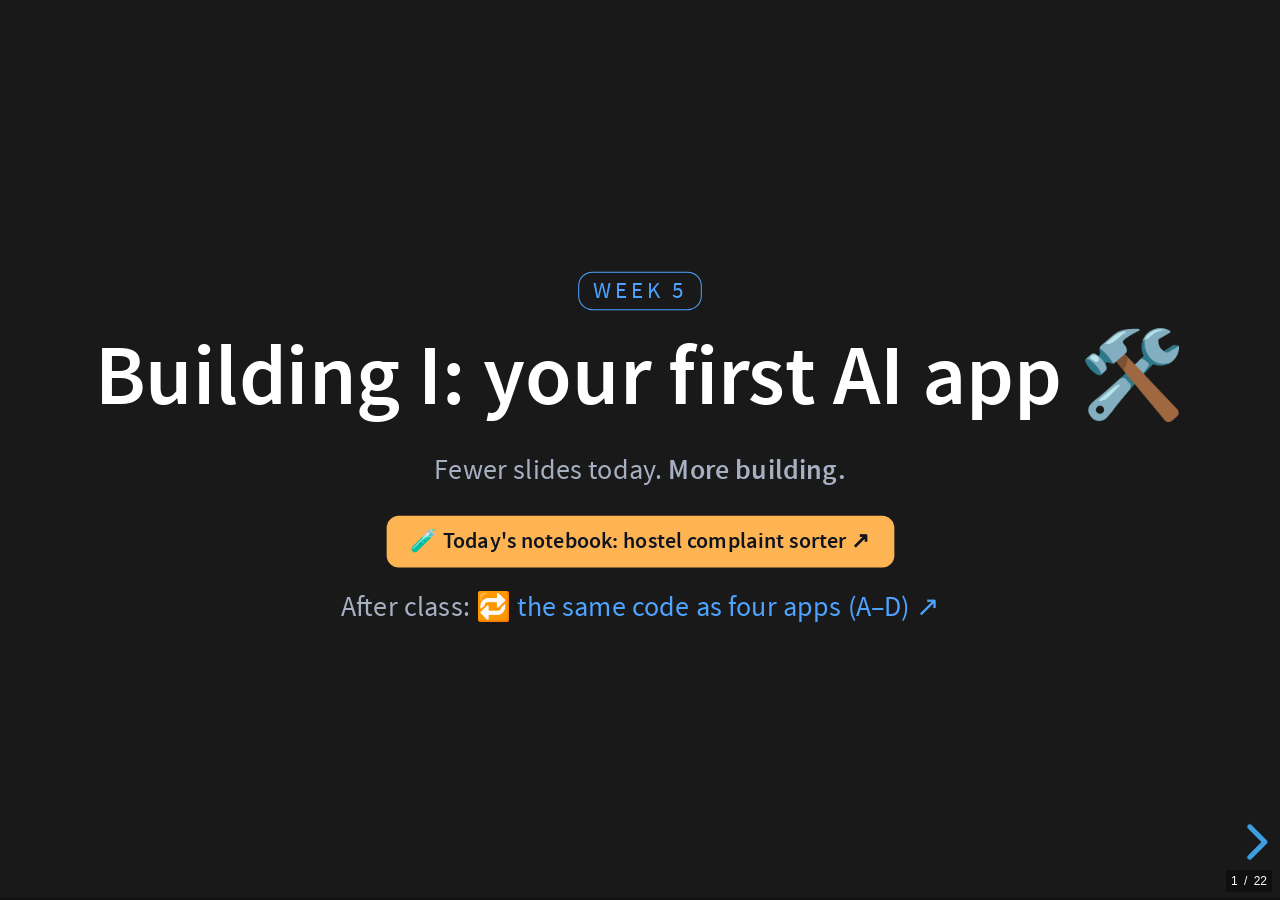
<file: docs/weeks/week5/index.html>
<!DOCTYPE html>
<html lang="en">
<head>
<meta charset="utf-8">
<meta name="viewport" content="width=device-width, initial-scale=1">
<title>Week 5 — Building I: your first AI app</title>
<link rel="stylesheet" href="../../assets/reveal/dist/reset.css">
<link rel="stylesheet" href="../../assets/reveal/dist/reveal.css">
<link rel="stylesheet" href="../../assets/reveal/dist/theme/black.css">
<link rel="stylesheet" href="../../assets/course.css">
<style>
  .reveal h1 { font-size: 2.0em; text-transform: none; }
  .reveal h2 { font-size: 1.35em; text-transform: none; margin-bottom: 14px; }
  .reveal p, .reveal li { font-size: 0.84em; line-height: 1.42; }
  .reveal .small, .reveal .small li { font-size: 0.66em; color: #a7b0c2; line-height: 1.45; }
  .reveal ul { margin-left: 0.6em; }
  .reveal li { margin-bottom: 11px; }
  .reveal .analogy { font-size: 0.72em; padding: 13px 22px; margin-top: 14px; }
  .reveal .analogy::before { font-size: 0.85em; }
  .reveal .predict { font-size: 0.85em; }
  .reveal .easter-egg p { font-size: 0.72em; }
  .reveal .tiny-hint { position: absolute; bottom: -40px; right: 0; font-size: 0.3em; color: #4a5468; }
  .reveal .vote-card { border:1px solid #2a3450; border-radius:10px; padding:13px 20px; margin:9px 0; background:#1a2233; font-size:.62em; text-align:left; }
  .reveal .res-list { font-size: 0.6em; text-align: left; }
  .reveal .res-list li { margin: 7px 0; }
  .reveal .res-list a, .reveal a { color: #4da3ff; }
  .reveal .tier { padding: 10px 18px; }
  .reveal .tier p { font-size: 0.66em; margin: 6px 0; }
  .reveal .closing-quote { font-size: 1.05em; }
  .reveal svg { max-width: 100%; height: auto; }
  .reveal .caption { font-size: 0.58em; color: #9aa4b8; margin-top: 8px; }
  .reveal figure.photo { margin: 10px auto; }
  .reveal figure.photo img { max-height: 300px; width: auto; border-radius: 14px; box-shadow: 0 8px 30px rgba(0,0,0,.45); }
  .reveal figure.photo .photo-fallback { display: none; }
  .reveal figure.photo.no-photo img { display: none; }
  .reveal figure.photo.no-photo .photo-fallback { display: block; }
  .reveal figure.photo figcaption { font-size: 0.42em; color: #7b8497; margin-top: 8px; }
  .reveal .zoom-do {
    border: 2px solid #7ee0a3; border-radius: 14px; padding: 16px 26px;
    background: rgba(126,224,163,0.07); text-align: left; margin: 14px auto; max-width: 880px;
  }
  .reveal .zoom-do p { font-size: 0.72em; margin: 9px 0; }
  .reveal .zoom-do .step { color: #7ee0a3; font-weight: 700; margin-right: 8px; }
  .reveal section[data-poll] .chip { border-color: #7ee0a3; color: #7ee0a3; }
  /* act divider cards */
  .reveal .act { color: #ffb454; font-size: 0.55em; letter-spacing: 3px; text-transform: uppercase; margin-bottom: 6px; }
  /* checkpoint blocks */
  .reveal .checkpoint { border: 2px solid #4da3ff; background: rgba(77,163,255,.07); border-radius: 14px; padding: 10px 24px; margin: 12px auto; max-width: 900px; text-align: left; }
  .reveal .checkpoint li { font-size: 0.62em; margin: 10px 0; }
  /* the farmer chain, reused in the recap */
  .reveal .chain { display: flex; gap: 8px; justify-content: center; flex-wrap: wrap; margin: 14px 0; }
  .reveal .chain span { border: 1px solid #2a3450; background: #1a2233; border-radius: 999px; padding: 6px 14px; font-size: 0.46em; color: #e8edf5; }
  .reveal .chain span.new { border-color: #ffb454; color: #ffb454; }

  /* ---- Week 4 components ---- */
  .reveal .w4-row { display:flex; gap:18px; align-items:flex-start; }
  .reveal .w4-card { flex:1; background:#1a2233; border:1px solid #2a3450; border-radius:12px; padding:12px 16px; text-align:left; }
  .reveal .w4-card p { font-size:.6em; margin:6px 0; line-height:1.4; }
  .reveal .w4-hd { font-weight:700; font-size:.66em; margin-bottom:4px; }
  .reveal .w4-muted { color:#9aa4b8; }
  .reveal .w4-grid { display:grid; grid-template-columns:1fr 1fr; gap:12px; margin-top:8px; }
  .reveal .w4-cites { display:flex; flex-direction:column; gap:5px; margin-top:6px; text-align:left; }
  .reveal .w4-cite { background:#1a2233; border:1px solid #2a3450; border-radius:10px; padding:5px 14px; font-size:.45em; line-height:1.32; }
  .reveal .w4-cite > b { display:inline-block; width:1.6em; height:1.6em; line-height:1.6em; text-align:center; border-radius:50%; background:#4da3ff; color:#0d1320; margin-right:8px; }
  .reveal .w4-cite .quiz-answer { display:block; margin-top:4px; color:#ffb454; font-weight:600; }
  .reveal .w4-steps { display:grid; grid-template-columns:1fr 1fr; gap:12px; margin-top:10px; text-align:left; }
  .reveal .w4-step { background:#1a2233; border:1px solid #2a3450; border-radius:12px; padding:10px 14px; font-size:.56em; line-height:1.4; }
  .reveal .w4-step b { display:block; color:#4da3ff; font-size:1.1em; margin-bottom:3px; }
  .reveal .w4-list { margin:4px 0 0 1em; font-size:.58em; }
  .reveal .w4-list li { margin:5px 0; }
  .reveal .w4-timeline { display:flex; flex-wrap:wrap; gap:8px; justify-content:center; align-items:center; margin-top:14px; font-size:.5em; }
  .reveal .w4-timeline span:not(:nth-child(even)) { border:1px solid #2a3450; background:#1a2233; border-radius:999px; padding:5px 12px; }
  .reveal .w4-timeline span:nth-child(even) { color:#55607a; }
  .reveal .w4-timeline b { color:#4da3ff; margin-right:4px; }
  .reveal .w4-projects { display:grid; grid-template-columns:1fr 1fr; gap:10px; margin-top:6px; text-align:left; }
  .reveal .w4-proj { background:#1a2233; border:1px solid #2a3450; border-radius:10px; padding:8px 12px; font-size:.44em; line-height:1.3; }
  .reveal .w4-proj p { margin:3px 0; font-size:1em; color:#c8d0dd; }
  .reveal .w4-proj-t { font-weight:700; font-size:1.1em; color:#e8edf5; margin-bottom:3px; }
  .reveal .w4-badge { display:inline-block; border:1px solid; border-radius:999px; padding:0 8px; font-size:.78em; font-weight:700; margin-left:6px; vertical-align:middle; }
  .reveal .w4-stack { margin-top:4px; padding:3px 8px; border-radius:6px; background:#141a26; font-size:.95em; color:#dfe5ee; }
  .reveal .w4-stack .nc { color:#7ee0a3; font-weight:700; margin-right:4px; }
  .reveal .w4-stack .cd { color:#4da3ff; font-weight:700; margin-right:4px; }
  .reveal .sub-small { font-size:.5em; color:#9aa4b8; margin:-6px 0 6px; }
  .reveal .w4-levels { display:grid; grid-template-columns:1fr 1fr; gap:12px; text-align:left; }
  .reveal .w4-lvcol { display:flex; flex-direction:column; gap:6px; }
  .reveal .w4-lvhd { color:#fff; font-weight:800; font-size:.5em; border-radius:8px; padding:4px 10px; }
  .reveal .w4-lv { background:#1a2233; border:1px solid #2a3450; border-radius:10px; padding:5px 10px; font-size:.38em; line-height:1.28; }
  .reveal .w4-lv p { margin:2px 0; font-size:1em; color:#c8d0dd; }
  .reveal .w4-lv .w4-learn { color:#ffb454; }
  .reveal table.w4-tb { width:100%; border-collapse:separate; border-spacing:0 4px; font-size:.405em; margin-top:2px; }
  .reveal table.w4-tb th, .reveal table.w4-tb td { border:none; padding:4px 10px; text-align:left; vertical-align:middle; background:#1a2233; line-height:1.3; }
  .reveal table.w4-tb tr > :first-child { border-radius:8px 0 0 8px; color:#e8edf5; width:24%; }
  .reveal table.w4-tb tr > :last-child { border-radius:0 8px 8px 0; }
  .reveal table.w4-tb tr:first-child th { background:transparent; font-size:1.05em; }
  .reveal table.w4-tb td { color:#dfe5ee; }
  .reveal table.w4-tb .wk { width:4.5em; text-align:center; color:#ffb454; font-weight:700; }
  .reveal .w4-shrink { display:flex; flex-direction:column; gap:10px; margin-top:10px; font-size:.6em; text-align:left; }
  .reveal .w4-shrink > div { display:grid; grid-template-columns:1fr 2em 1.6fr; align-items:center; background:#1a2233; border:1px solid #2a3450; border-radius:10px; padding:9px 14px; }
  .reveal .w4-shrink .big { color:#ff9b9b; } .reveal .w4-shrink .arr { color:#9aa4b8; text-align:center; } .reveal .w4-shrink .ok { color:#7ee0a3; }
  .reveal .w4-camp { display:grid; grid-template-columns:1fr 7.5em 1fr; gap:10px; align-items:stretch; text-align:left; margin-top:4px; }
  .reveal .w4-camp-col .w4-hd { font-size:.56em; } .reveal .w4-camp-col { background:#1a2233; border:1px solid #2a3450; border-radius:10px; padding:7px 12px; }
  .reveal .w4-camp-bot { background:rgba(255,180,84,.08); border:2px solid #ffb454; border-radius:14px; padding:8px; text-align:center; font-size:.55em; display:flex; flex-direction:column; justify-content:center; }
  .reveal .w4-mini { margin:2px 0 0 1em; font-size:.46em; line-height:1.35; }
  .reveal .w4-mini li { margin:2px 0; }
  .reveal .w4-pg3 { display:grid; grid-template-columns:1fr 1fr 1fr; gap:10px; text-align:left; margin-top:2px; }
  .reveal .w4-pg-card { background:#1a2233; border:1px solid #2a3450; border-radius:10px; padding:6px 11px; font-size:.44em; line-height:1.32; color:#dfe5ee; }
  .reveal .w4-pg-card .w4-hd { font-size:1.22em; }
  .reveal .w4-pg-card p { margin:3px 0; }
  .reveal .w4-pg-card .w4-mini { font-size:1em; margin-top:0; }
  .reveal .w4-pg-say { background:#141a26; border-left:3px solid #ffb454; border-radius:4px; padding:3px 7px; font-style:italic; }
  .reveal .w4-pg-flow { display:flex; flex-wrap:wrap; justify-content:center; align-items:center; gap:4px 5px; margin-top:8px; font-size:.4em; }
  .reveal .w4-pg-flow span { background:rgba(77,163,255,.1); border:1px solid #4da3ff; border-radius:16px; padding:3px 10px; color:#e8edf5; }
  .reveal .w4-pg-flow b { color:#4da3ff; }
  .reveal .w4-pg-you { margin-top:8px; background:rgba(255,180,84,.07); border:1px solid #ffb454; border-radius:10px; padding:6px 12px; text-align:left; }
  .reveal .w4-pg-you > .w4-hd { font-size:.5em; }
  .reveal .w4-pg-ideas { display:grid; grid-template-columns:1fr 1fr; gap:3px 16px; font-size:.42em; line-height:1.3; color:#dfe5ee; }
  .reveal .w4-sk3 { display:grid; grid-template-columns:1fr 1.6em 1fr 1.6em 1.15fr; gap:6px; align-items:stretch; text-align:left; margin-top:6px; }
  .reveal .w4-sk-card { background:#1a2233; border:1px solid #2a3450; border-radius:10px; padding:8px 12px; font-size:.5em; line-height:1.35; color:#dfe5ee; }
  .reveal .w4-sk-card .w4-hd { font-size:1.25em; }
  .reveal .w4-sk-card p { margin:5px 0; }
  .reveal .w4-sk-wk { font-size:.8em; letter-spacing:.08em; text-transform:uppercase; color:#9aa4b8; font-weight:700; }
  .reveal .w4-sk-arrow { align-self:center; text-align:center; color:#4da3ff; font-size:.8em; }
  .reveal .w4-sk-analogy { margin-top:12px; background:rgba(255,180,84,.08); border:1px solid #ffb454; border-radius:10px; padding:8px 16px; font-size:.5em; text-align:left; color:#e8edf5; }
  .reveal .w4-sk-file { flex:1.1; margin:0; background:#0f141e; border:1px solid #2a3450; border-radius:10px; padding:10px 14px; font-size:.36em; line-height:1.4; text-align:left; white-space:pre; color:#dfe5ee; box-shadow:none; width:auto; }
  .reveal .w4-sk-file .d { color:#ffb454; } .reveal .w4-sk-file .m { color:#6b7891; } .reveal .w4-sk-file .k { color:#7ee0a3; font-weight:700; }
  .reveal .w4-sk-how { flex:1; display:flex; flex-direction:column; gap:8px; }
  .reveal .w4-sk-step { background:#1a2233; border:1px solid #2a3450; border-left:4px solid #4da3ff; border-radius:8px; padding:7px 12px; font-size:.44em; line-height:1.35; text-align:left; color:#dfe5ee; }
  .reveal .w4-sk-step b { display:block; color:#4da3ff; margin-bottom:2px; }
  .reveal .w4-sk-tryit { margin:6px auto 0; max-width:1000px; display:flex; flex-direction:column; gap:3px; background:#141a26; border:1px solid #7ee0a3; border-radius:10px; padding:6px 14px; font-size:.4em; line-height:1.35; text-align:left; color:#dfe5ee; }
  .reveal .w4-api { display:grid; grid-template-columns:1.08fr 1fr; gap:12px; text-align:left; }
  .reveal .w4-api-col { display:flex; flex-direction:column; gap:6px; min-width:0; }
  .reveal .w4-api-hd { font-weight:700; font-size:.44em; }
  .reveal .w4-api-hd span { font-weight:400; color:#9aa4b8; margin-left:6px; font-size:.85em; }
  .reveal pre.w4-api-code { margin:0; width:auto; box-shadow:none; background:#0f141e; border:1px solid #2a3450; border-radius:10px; padding:8px 12px; font-size:.3em; line-height:1.38; white-space:pre; color:#dfe5ee; overflow:hidden; }
  .reveal .w4-api-code .k { color:#4da3ff; } .reveal .w4-api-code .s { color:#ffb454; } .reveal .w4-api-code .n { color:#e8edf5; font-weight:700; }
  .reveal .w4-api-code .n.hi { color:#7ee0a3; } .reveal .w4-api-code .c { color:#6b7891; font-style:italic; }
  .reveal .w4-api-read { background:rgba(126,224,163,.07); border:1px solid #7ee0a3; border-radius:10px; padding:6px 10px; font-size:.38em; line-height:1.35; display:flex; flex-direction:column; gap:3px; color:#dfe5ee; }
  .reveal .w4-api-read b { color:#7ee0a3; }
  .reveal .w4-skd { display:grid; grid-template-columns:1.15fr 1fr; gap:14px; align-items:stretch; text-align:left; }
  .reveal .w4-skd-left { display:flex; flex-direction:column; gap:7px; }
  .reveal .w4-skd-left .w4-sk-step { font-size:.4em; }
  .reveal .w4-skd-left code { background:#0f141e; padding:0 4px; border-radius:4px; font-size:.85em; }
  .reveal .w4-skd-shot { margin:0; display:flex; }
  .reveal .w4-skd-shot img { width:100%; height:auto; max-height:470px; object-fit:contain; border-radius:10px; border:1px solid #2a3450; margin:0; }
  .reveal .w4-skd-ph { display:none; flex:1; flex-direction:column; align-items:center; justify-content:center; gap:6px; border:2px dashed #4da3ff; border-radius:12px; background:rgba(77,163,255,.05); font-size:.48em; text-align:center; color:#e8edf5; min-height:340px; }
  .reveal .w4-skd-ph code { font-size:.9em; color:#ffb454; }
  .reveal .w4-li { text-align:left; font-size:.42em; color:#dfe5ee; display:flex; flex-direction:column; gap:8px; }
  .reveal .w4-li button { font:inherit; background:#1a2233; color:#dfe5ee; border:1px solid #2a3450; border-radius:8px; padding:4px 10px; cursor:pointer; }
  .reveal .w4-li button.on { background:#4da3ff; color:#0f141e; border-color:#4da3ff; font-weight:700; }
  .reveal .w4-li button:disabled { opacity:.5; cursor:wait; }
  .reveal .w4-li-bar { display:flex; flex-wrap:wrap; align-items:center; gap:10px; }
  .reveal .w4-li-grp { display:inline-flex; gap:0; } .reveal .w4-li-grp button { border-radius:0; } .reveal .w4-li-grp button:first-child { border-radius:8px 0 0 8px; } .reveal .w4-li-grp button:last-child { border-radius:0 8px 8px 0; }
  .reveal .w4-li-chk { display:inline-flex; align-items:center; gap:6px; background:rgba(255,107,107,.08); border:1px solid #ff6b6b; border-radius:8px; padding:3px 10px; cursor:pointer; }
  .reveal .w4-li-mode { color:#7ee0a3; margin-left:auto; } .reveal .w4-li-mode.warn { color:#ffb454; }
  .reveal .w4-li-setup { display:flex; flex-wrap:wrap; gap:8px; align-items:center; background:#141a26; border:1px dashed #4da3ff; border-radius:8px; padding:6px 10px; }
  .reveal .w4-li-setup input { font:inherit; background:#0f141e; color:#dfe5ee; border:1px solid #2a3450; border-radius:6px; padding:3px 6px; width:16em; margin-left:4px; }
  .reveal .w4-li-setup[hidden] { display:none; }
  .reveal .w4-li-qs { display:flex; flex-wrap:wrap; gap:6px; }
  .reveal .w4-li-row { display:flex; gap:8px; align-items:stretch; }
  .reveal .w4-li-q { flex:1; font:inherit; background:#0f141e; color:#e8edf5; border:1px solid #2a3450; border-radius:8px; padding:6px 8px; resize:none; }
  .reveal .w4-li-run { background:#7ee0a3 !important; color:#0f141e !important; font-weight:700; border-color:#7ee0a3 !important; padding:4px 16px !important; }
  .reveal .w4-li-out { display:flex; flex-direction:column; gap:8px; min-height:200px; }
  .reveal .w4-li-lbl { color:#9aa4b8; margin-bottom:3px; }
  .reveal .w4-li-cards { display:grid; grid-template-columns:repeat(4,1fr); gap:6px; }
  .reveal .w4-li-card { background:#1a2233; border:1px solid #2a3450; border-radius:8px; padding:6px 8px; line-height:1.3; max-height:7.2em; overflow:auto; }
  .reveal .w4-li-card.wait { color:#6b7891; } .reveal .w4-li-card.err { border-color:#ffb454; color:#ffb454; }
  .reveal .w4-li-sch { text-decoration:none; }
  .reveal .w4-hw-stats { display:flex; gap:10px; margin:2px 0 8px; }
  .reveal .w4-hw-stats div { flex:1; background:#1a2233; border:1px solid #2a3450; border-radius:10px; padding:5px 8px; font-size:.42em; text-align:center; color:#dfe5ee; }
  .reveal .w4-hw-stats b { display:block; font-size:2em; color:#ffb454; line-height:1.1; }
  .reveal .w4-hw-grid { display:grid; grid-template-columns:repeat(4,1fr); gap:8px; text-align:left; }
  .reveal .w4-hw-grid3 { grid-template-columns:repeat(3,1fr); }
  .reveal .w4-hw-grid3 .w4-hw-card { font-size:.48em; padding:9px 12px; }
  .reveal .w4-hw-card { background:#1a2233; border:1px solid #2a3450; border-radius:10px; padding:7px 10px; font-size:.43em; line-height:1.35; color:#dfe5ee; }
  .reveal .w4-hw-card .w4-hd { font-size:1.12em; line-height:1.25; }
  .reveal .w4-hw-card p { margin:4px 0; }
  .reveal .w4-hw-q { font-style:italic; }
  .reveal .w4-hw-why { color:#7ee0a3; }
  .reveal .w4-hw-foot { margin-top:8px; display:flex; flex-direction:column; gap:4px; background:#141a26; border:1px solid #2a3450; border-radius:10px; padding:6px 12px; font-size:.4em; text-align:left; color:#dfe5ee; }
  .reveal .w4-sh-link { margin:6px 0 10px; }
  .reveal .w4-sh-btn { display:inline-block; background:#7ee0a3; color:#0f141e !important; font-weight:800; font-size:.8em; padding:10px 28px; border-radius:12px; text-decoration:none; }
  .reveal .w4-sh-btn[hidden], .reveal .w4-sh-wait[hidden] { display:none; }
  .reveal .w4-sh-wait { display:inline-block; border:2px dashed #7ee0a3; color:#7ee0a3; font-size:.6em; padding:8px 22px; border-radius:12px; }
  .reveal .w4-sh-legend { display:flex; justify-content:center; flex-wrap:wrap; gap:8px; font-size:.44em; }
  .reveal .w4-sh-legend span { border:2px solid; border-radius:16px; padding:3px 12px; color:#dfe5ee; background:#141a26; }
  .reveal .w4-sh-legend em { color:#7ee0a3; font-style:normal; }
  .reveal .w3x { text-align:left; }
  .reveal .w3x p { font-size:inherit; }
  .reveal .w4-pg-links { margin-top:4px !important; } .reveal .w4-pg-links a { color:#4da3ff; text-decoration:none; }
  .reveal .w4-camp-guard { margin-top:8px; background:rgba(255,107,107,.07); border:1px solid #ff6b6b; border-radius:10px; padding:6px 12px; text-align:left; }
  .reveal .w4-guards { display:grid; grid-template-columns:1fr 1fr; gap:3px 16px; font-size:.44em; line-height:1.3; color:#dfe5ee; }
  .reveal a.w4-guide { display:none; font-size:.8em; font-weight:700; color:#0d1320; background:#ffb454; border-radius:999px; padding:0 8px; margin-left:4px; text-decoration:none; vertical-align:middle; }
  .reveal a.w4-guide:hover { background:#ffd08a; }
  .reveal .w4-covrow { display:grid; grid-template-columns:repeat(7,1fr); gap:7px; margin-top:6px; text-align:left; }
  .reveal .w4-cov { background:#1a2233; border:1px solid #2a3450; border-radius:10px; padding:7px 7px 9px; font-size:.4em; }
  .reveal .w4-cov-w { font-weight:800; font-size:1.5em; line-height:1.1; }
  .reveal .w4-cov-s { color:#9aa4b8; font-size:.9em; margin-bottom:6px; }
  .reveal .w4-chip { display:block; background:#141a26; border:1px solid #2a3450; border-radius:6px; padding:3px 6px; margin:4px 0; color:#dfe5ee; line-height:1.25; }
  /* reveal.js treats any .stretch element as 'fill the remaining height'; the exercise tier must not */
  .reveal .tier.stretch { height:auto !important; width:auto !important; }
  /* ---- Week 5 components ---- */
  .reveal a.w5-colab { display:inline-block; background:#ffb454; color:#0f141e !important; font-weight:800; font-size:.62em; padding:10px 24px; border-radius:12px; text-decoration:none; }
  .reveal .w5-rest { display:flex; align-items:stretch; justify-content:center; gap:8px; margin-top:10px; }
  .reveal .w5-rest-card { flex:1; background:#1a2233; border:2px solid #2a3450; border-radius:12px; padding:12px; display:flex; flex-direction:column; gap:4px; font-size:.68em; color:#dfe5ee; }
  .reveal .w5-rest-card b { font-size:1.2em; color:#e8edf5; } .reveal .w5-rest-card span { color:#9aa4b8; font-size:.9em; }
  .reveal .w5-ic { font-size:2.2em; line-height:1.1; }
  .reveal .w5-arrow { align-self:center; color:#4da3ff; font-size:.9em; }
  .reveal .w5-layers { display:flex; gap:8px; margin-top:10px; }
  .reveal .w5-layer { flex:1; background:#1a2233; border:1px solid #2a3450; border-top:5px solid var(--k); border-radius:10px; padding:10px 12px; display:flex; flex-direction:column; gap:4px; font-size:.62em; text-align:left; color:#e8edf5; }
  .reveal .w5-layer b { color:var(--k); font-size:1.6em; line-height:1; } .reveal .w5-layer span { font-weight:700; } .reveal .w5-layer small { color:#9aa4b8; font-size:.88em; }
  .reveal .w5-setup { display:grid; grid-template-columns:repeat(4,1fr); gap:10px; text-align:left; }
  .reveal .w5-setup .w4-step { font-size:.62em; }
  .reveal .w5-setup code, .reveal .w5-ask code, .reveal .w5-box code { background:#0f141e; padding:0 5px; border-radius:4px; font-size:.92em; }
  .reveal .w5-ask { display:flex; flex-wrap:wrap; gap:6px 18px; justify-content:center; background:rgba(126,224,163,.08); border:1px dashed #7ee0a3; border-radius:10px; padding:9px 14px; font-size:.62em; color:#e8edf5; margin-top:12px; }
  .reveal .w5-key { margin-top:10px; background:rgba(255,107,107,.08); border:1px solid #ff6b6b; border-radius:10px; padding:9px 14px; font-size:.58em; text-align:left; color:#e8edf5; }
  .reveal pre.w5-code { margin:0; width:auto; box-shadow:none; background:#0f141e; border:1px solid #2a3450; border-radius:10px; padding:12px 16px; font-size:.46em; line-height:1.45; text-align:left; white-space:pre; color:#dfe5ee; }
  .reveal .w5-call { display:flex; gap:10px; align-items:stretch; margin-top:6px; }
  .reveal .w5-box { flex:1; background:#1a2233; border:2px solid #2a3450; border-radius:12px; padding:10px 16px; text-align:left; font-size:.62em; color:#dfe5ee; }
  .reveal .w5-box p { margin:4px 0; }
  .reveal .w5-flow { display:flex; flex-wrap:wrap; justify-content:center; align-items:center; gap:5px; margin-top:14px; font-size:.52em; }
  .reveal .w5-flow span { background:rgba(77,163,255,.1); border:1px solid #4da3ff; border-radius:16px; padding:3px 10px; color:#e8edf5; } .reveal .w5-flow b { color:#4da3ff; }
  .reveal .w5-attacks { display:grid; grid-template-columns:repeat(5,1fr); gap:8px; }
  .reveal .w5-attacks div { background:#1a2233; border:1px solid #2a3450; border-top:4px solid #ff6b6b; border-radius:10px; padding:10px; font-size:.64em; color:#dfe5ee; text-align:left; }
  .reveal .w5-attacks b { display:block; color:#ff6b6b; font-size:1.6em; line-height:1.1; }
  .reveal .w5-apps { display:grid; grid-template-columns:repeat(4,1fr); gap:8px; }
  .reveal .w5-app { background:#1a2233; border:1px solid #2a3450; border-top:5px solid var(--k); border-radius:10px; padding:10px 12px; font-size:.62em; color:#e8edf5; text-align:left; display:flex; flex-direction:column; gap:4px; }
  .reveal .w5-app b { color:var(--k); font-size:1.6em; line-height:1; } .reveal .w5-app small { color:#9aa4b8; }
  .reveal .w5-fcflow { display:grid; grid-template-columns:repeat(4,1fr); gap:8px; }
  .reveal .w5-fcflow b { display:block; color:#4da3ff; font-size:1.5em; line-height:1.1; }
  .reveal .w5-idea { background:rgba(255,180,84,.08); border:1px solid #ffb454; border-radius:10px; padding:8px 16px; font-size:.62em; color:#e8edf5; text-align:left; }
  .reveal .w5-rule { margin-top:12px; background:#141a26; border:1px solid #2a3450; border-radius:10px; padding:8px 14px; font-size:.6em; color:#e8edf5; }
  .reveal .w5-inbox { display:flex; flex-direction:column; gap:3px; text-align:left; font-size:.47em; }
  .reveal .w5-inbox div { background:#1a2233; border:1px solid #2a3450; border-radius:8px; padding:4px 12px; color:#e8edf5; display:flex; gap:10px; align-items:baseline; }
  .reveal .w5-inbox b { color:#9aa4b8; min-width:1.8em; text-align:right; font-weight:700; }
  .reveal .w5-inbox span { color:#ffb454; font-weight:700; font-size:.85em; min-width:1.2em; }
  .reveal .w5-probs { display:flex; gap:8px; margin-top:10px; font-size:.48em; }
  .reveal .w5-probs span { flex:1; background:#141a26; border:1px solid #2a3450; border-radius:8px; padding:6px 10px; color:#dfe5ee; text-align:left; }
</style>
</head>
<body>
<!-- STUDENT EDITION - generated by build.py, do not edit by hand -->
<div class="reveal">
<div class="slides">
<!-- ==================== TITLE ==================== -->
<section id="w5-title">
  <p class="chip">Week 5</p>
  <h1>Building I: your first AI app 🛠️</h1>
  <p class="small">Fewer slides today. <strong>More building.</strong></p>
  <p style="margin-top:18px"><a class="w5-colab" href="https://colab.research.google.com/github/san81/ai-course/blob/main/docs/weeks/week5/week5-hostel-complaint-sorter.ipynb" target="_blank" rel="noopener">🧪 Today's notebook: hostel complaint sorter ↗</a></p>
  <p class="small" style="margin-top:6px">After class: <a href="https://colab.research.google.com/github/san81/ai-course/blob/main/docs/weeks/week5/week5-build-your-first-ai-app.ipynb" target="_blank" rel="noopener">🔁 the same code as four apps (A–D) ↗</a></p>
</section>

<!-- ==================== EASTER EGGS ==================== -->
<section id="w5-egg-last">
  <div class="easter-egg">
    <p>🥚 <strong>Last week's easter egg</strong></p>
    <p>Out of billions of pages, a search box shows you ten. Deep Research and NotebookLM use the
    same trick to decide what to read before they answer you. What is that field called?</p>
  </div>
  <div class="waterfall">
    <span><span class="wf-step">1</span> Type your answer — <b>do NOT press send</b></span>
    <span><span class="wf-step">2</span> I count <b>3 · 2 · 1</b></span>
    <span><span class="wf-step">3</span> Everyone sends together</span>
  </div>
  <p class="small fragment"><strong>Information retrieval</strong>. The letter to save:
  <strong style="color:#ffb454">I</strong></p>
  <p class="small fragment">Your collection so far: <strong style="color:#ffb454;font-size:1.3em;letter-spacing:.3em">A · R · T · I</strong> …
  four more to go.</p>
</section>

<!-- ==================== WEEK 4 HOMEWORK (added 2026-10-10) ==================== -->
<!-- No student names on slides; the student edition is public. -->
<section>
  <section id="w5-hw-proposal">
    <p class="chip">From your Week 4 proposals</p>
    <h2>A capstone idea, sharpened together ✏️</h2>
    <div class="w5-idea">🎓 <strong>An AI study planner</strong> for classmates preparing for exams: subjects, exam dates and free hours in → a day-by-day plan out.</div>
    <div class="w4-row" style="align-items:stretch;gap:12px;margin-top:10px">
      <div class="w5-box fragment" style="flex:1;border-color:#7ee0a3">
        <div class="w4-hd" style="color:#7ee0a3">⭐ Already strong</div>
        <p>👥 <strong>Real users</strong> you can test with: your own classmates</p>
        <p>😩 <strong>A problem they live</strong>: last-minute study, no plan</p>
        <p>📝 <strong>Five realistic test questions</strong>, written the way students actually ask</p>
      </div>
      <div class="w5-box fragment" style="flex:1.25;border-color:#ffb454">
        <div class="w4-hd" style="color:#ffb454">🔧 Three sharpening moves</div>
        <p><strong>1 · One idea, not two.</strong> A study-material helper <em>and</em> a planner is two projects. Pick the planner; park the other.</p>
        <p><strong>2 · Make "good" checkable.</strong> Every subject covered · fits the hours given · hard topics earlier · a revision day before each exam · nothing after the exam.</p>
        <p><strong>3 · Give the answer a shape.</strong> A plan is a table: <code>day · subject · topic · hours</code>. That's <strong>today's Layer 3</strong>.</p>
      </div>
    </div>
    <p class="small fragment" style="margin-top:8px">📝 Haven't sent your proposal yet? The Week 4 form is still open. I reply to every one.</p>
</section>

  <section id="w5-hw-proposal-2">
    <p class="chip">From your Week 4 proposals</p>
    <h2>Another idea, sharpened together 🎤</h2>
    <div class="w5-idea">💼 <strong>An AI mock-interview coach</strong> for final-year students: record a practice answer → get feedback on clarity, pace, pauses and filler words.</div>
    <div class="w4-row" style="align-items:stretch;gap:12px;margin-top:10px">
      <div class="w5-box fragment" style="flex:1;border-color:#7ee0a3">
        <div class="w4-hd" style="color:#7ee0a3">⭐ Already strong</div>
        <p>🎯 <strong>A real, high-stakes need</strong>: placements, and too few mock interviews</p>
        <p>📏 <strong>Things you can measure</strong>: pace, pauses, filler words</p>
        <p>✅ <strong>A clear "it works if"</strong>: the feedback helps the <em>next</em> practice</p>
      </div>
      <div class="w5-box fragment" style="flex:1.25;border-color:#ffb454">
        <div class="w4-hd" style="color:#ffb454">🔧 Three sharpening moves</div>
        <p><strong>1 · Audio first, video later.</strong> "Looking confident" on video is hard to judge and easy to get wrong. Voice is enough for version 1.</p>
        <p><strong>2 · Let code count, let AI coach.</strong> Words per minute, pause lengths and "umm" counts come from a timed transcript. The AI explains them and suggests better answers.</p>
        <p><strong>3 · Five recordings to test with.</strong> Record five short answers of your own: one good, one rushed, one full of fillers…</p>
      </div>
    </div>
    <p class="small fragment" style="margin-top:10px">🚀 Quickest first version: <strong>App D</strong> (interview coach) in today's four-app notebook, with a typed answer. Then add the recording.</p>
</section>

  <section id="w5-hw-asked">
    <p class="chip">You asked me privately</p>
    <h2>"What went into Jev, and could I use it?" 🤖</h2>
    <div class="w4-row" style="align-items:stretch;gap:12px">
      <div class="w5-box fragment" style="flex:1;border-color:#4da3ff">
        <div class="w4-hd" style="color:#4da3ff">🧪 The work behind it</div>
        <p><strong>Jev itself</strong> was built by a company, TypeSafe, and trained with <strong>RLCD</strong> so its "how sure" numbers are honest.</p>
        <p><strong>The game around it</strong> was the real work: writing the boards, a free spelling check first, <strong>78 test guesses</strong>, and tuning the 75% / 45% thresholds until it felt fair.</p>
      </div>
      <div class="w5-box fragment" style="flex:1;border-color:#7ee0a3">
        <div class="w4-hd" style="color:#7ee0a3">📅 For a study planner?</div>
        <p>Mostly <strong>no</strong>: a planner has to <em>write</em> a plan. That's a job for a model like Gemini or Claude, which you'll call today.</p>
        <p>Jev only <em>picks</em> from options you give it. It could do one small step, like <em>"is this a revision plan, an exam plan or an assignment plan?"</em></p>
      </div>
    </div>
    <div class="w5-rule fragment">✍️ Need it to <strong>write</strong>? A generative model. &nbsp;·&nbsp; ☑️ Need it to <strong>choose from a list</strong>? A decision model.</div>
</section>
</section>

<section id="w5-egg">
  <div class="easter-egg">
    <p>🥚 <strong>This week's easter egg</strong></p>
    <p>An AI model can only write text. It can't check a timetable, send a message or look up a
    phone number. Yet AI assistants do all of these. The trick: the model writes a
    <em>request</em>, and <strong>your</strong> code carries it out.</p>
    <p><strong>What is this technique called?</strong></p>
  </div>
  <p class="small">You'll see it near the end of today. Bring it next week, and save its first letter.</p>
</section>

<!-- ==================== COLD OPEN ==================== -->
<section id="w5-api">
  <p class="chip">What is an API?</p>
  <h2>You never walk into the kitchen 🍽️</h2>
  <div class="w5-rest">
    <div class="w5-rest-card fragment"><div class="w5-ic">🙋</div><b>You</b><span>the app you build</span></div>
    <div class="w5-arrow fragment">→</div>
    <div class="w5-rest-card fragment"><div class="w5-ic">📜</div><b>The menu</b><span>the documentation: what you're allowed to ask for</span></div>
    <div class="w5-arrow fragment">→</div>
    <div class="w5-rest-card fragment" style="border-color:#ffb454"><div class="w5-ic">🧑‍🍳</div><b>The waiter</b><span>the <strong>API</strong>: takes your order, brings back the food</span></div>
    <div class="w5-arrow fragment">→</div>
    <div class="w5-rest-card fragment"><div class="w5-ic">🔥</div><b>The kitchen</b><span>the model, on Google's or Anthropic's computers</span></div>
  </div>
  <p class="small fragment" style="margin-top:14px">You don't need to know how the kitchen works. You only need the menu,
  and the <strong>bill</strong> comes per plate: here, per <strong>token</strong>.</p>
</section>

<section id="w5-hopper">
  <p class="chip">A story</p>
  <h2>"Talk to the computer in English" 👩‍💻</h2>
  <div class="w4-row" style="align-items:stretch;margin-top:6px">
    <div class="w4-card">
      <div class="w4-hd" style="color:#ffb454">1950s</div>
      <p><strong>Grace Hopper</strong> argued that people should give computers instructions in words
      close to English. Experts said computers could only understand numbers.</p>
      <p>She built one of the first compilers anyway, and her English-like language shaped
      <strong>COBOL</strong>, which still runs banks today.</p>
    </div>
    <div class="w4-card fragment" style="border-top:4px solid #7ee0a3">
      <div class="w4-hd" style="color:#7ee0a3">Today</div>
      <p>You will write the instructions for a working app <strong>in plain English</strong>.</p>
      <p class="w4-muted">The language finally caught up with her idea.</p>
    </div>
  </div>
</section>

<!-- ==================== THE PROBLEM ==================== -->
<section id="w5-problem">
  <p class="chip">Today's problem</p>
  <h2>The hostel office inbox 📥</h2>
  <div class="w5-inbox">
    <div><b>0</b><span>C</span>No water in C block since morning. Please check.</div>
    <div><b>2</b><span>C</span>Sparks coming from the switch board near my bed when I switch on the fan!!</div>
    <div><b>3</b><span>A</span>Mess lo curry chala uppu ga undi roju, please cook properly</div>
    <div><b>4</b><span>C</span>నీళ్ళు రావట్లేదు, ఉదయం నుండి bathroom లో tap dry</div>
    <div><b>7</b><span>C</span>C block taps are dry, can't even brush my teeth</div>
    <div><b>9</b><span>A</span>Too much salt in today's dal at lunch, nobody could eat it</div>
    <div><b>14</b><span>A</span>Smell like cooking gas near the kitchen, scared to go there</div>
  </div>
  <p class="small" style="margin:4px 0 0">7 of 34 · <a href="https://github.com/san81/ai-course/blob/main/docs/weeks/week5/hostel-complaints.csv" target="_blank" rel="noopener">📊 see all of them as a table ↗</a></p>
  <div class="w5-ask" style="margin-top:8px"><span>Which would <strong>you</strong> deal with first? Type the <strong>row numbers</strong></span></div>
  <div class="w5-probs fragment">
    <span>🔁 <strong>Same problem, new words</strong>: 0 · 4 · 7 are one dry tap in C-block</span>
    <span>⚠️ <strong>Danger is buried</strong>: 2 (sparks) · 14 (gas) among salty curry</span>
    <span>🌀 <strong>Messy</strong>: English, Telugu, both. Someone reads every one, daily.</span>
  </div>
  <p class="small fragment" style="margin-top:6px;color:#7ee0a3">Today's app does the first pass in seconds: <strong>category · urgency · summary · reply · "a human must look"</strong>, and then we group the repeats.</p>
</section>

<!-- ==================== MAP ==================== -->
<section id="w5-map">
  <p class="chip">Today</p>
  <h2>One app, built four ways 🧱</h2>
  <p class="small" style="margin-top:-6px">Our app: a <strong>hostel complaint sorter</strong>. A messy complaint goes in; the category, urgency and a polite reply come out.</p>
  <div class="w5-layers">
    <div class="w5-layer" style="--k:#7ee0a3"><b>1</b><span>🧩 No-code</span><small>the instructions <em>are</em> the app</small></div>
    <div class="w5-layer" style="--k:#4da3ff"><b>2</b><span>📨 One API call</span><small>keys · tokens · cost</small></div>
    <div class="w5-layer" style="--k:#ffb454"><b>3</b><span>📊 JSON × a spreadsheet</span><small>structured output · pandas</small></div>
    <div class="w5-layer" style="--k:#c792ea"><b>4</b><span>🌐 A small app</span><small>a link you can share</small></div>
    <div class="w5-layer" style="--k:#ff6b6b"><b>✨</b><span>The model asks your code</span><small>a peek at Week 7</small></div>
  </div>
  <p class="small" style="margin-top:12px">Every layer: <strong>I do it</strong> → <strong>your turn (3 min)</strong> → <strong>one word or number in chat</strong>.</p>
  <p class="small">🧩 No-code track? Layer 1 is your capstone path. Watch the rest; you don't have to code.</p>
</section>

<!-- ==================== SETUP ==================== -->
<section id="w5-setup">
  <p class="chip">Setup check · 10 minutes</p>
  <h2>Get to ✅ Connected</h2>
  <div class="w5-setup">
    <div class="w4-step"><b>1 · Notebook</b>Open the Colab link in the chat → <em>File → Save a copy in Drive</em></div>
    <div class="w4-step"><b>2 · Key</b><a href="https://aistudio.google.com" target="_blank" rel="noopener">aistudio.google.com</a> → <em>Get API key</em> → <em>Create</em> → copy</div>
    <div class="w4-step"><b>3 · Secret</b>In Colab, the 🔑 icon (left) → <em>Add new secret</em> → name <code>GEMINI_API_KEY</code> → paste → Notebook access on</div>
    <div class="w4-step"><b>4 · Run</b>Run the three setup cells. You should see <strong>✅ Connected</strong>, or a message saying what to fix</div>
  </div>
  <div class="w5-ask fragment">
    <span>✅ Connected? React with 👍</span>
    <span>Stuck? Type just the <strong>step number</strong> (1–4)</span>
  </div>
  <div class="w5-key fragment">🔒 <strong>A key is a password that spends money.</strong> It goes in the Secrets panel, never in
  a code cell, never on GitHub, never in a WhatsApp group.</div>
</section>

<!-- ==================== LAYER 1 ==================== -->
<section id="w5-l1">
  <p class="chip">Layer 1 · no-code</p>
  <h2>The instructions <em>are</em> the app 🧩</h2>
  <div class="w4-row" style="align-items:stretch;gap:14px">
<pre class="w5-code" style="flex:1.3">You sort complaints sent to a college hostel
helpdesk in South India. Students write in English,
Telugu, or a mix of both, often casually.

For each message, decide:
- category: the ONE best category.
- urgency: high = a safety risk … ; medium = … ;
  low = everything else.
- summary: what is wrong, in at most 12 words.
- reply: a warm, polite reply, at most 40 words,
  in the language they wrote in. Never promise a
  date or a time. Never make up names or numbers.
- needs_human: true if there is any safety risk…</pre>
    <div style="flex:1;display:flex;flex-direction:column;gap:8px">
      <div class="w4-step fragment"><b>I do it</b>Save these as a <strong>Gemini skill</strong> (or a Custom GPT / Claude Project). Test: <em>"Sparks coming from the switch board near my bed!!"</em></div>
      <div class="w4-step fragment"><b>Your turn · 3 min</b>Run section 1 of the notebook. Read the instructions. Then make your own skill with them, if you like.</div>
      <div class="w5-ask fragment"><span>Type the <strong>urgency</strong> it gave the sparks complaint: one word</span></div>
    </div>
  </div>
</section>

<!-- ==================== LAYER 2 ==================== -->
<section id="w5-l2">
  <p class="chip">Layer 2 · one API call</p>
  <h2>The same thing, from code 📨</h2>
  <div class="w5-call">
    <div class="w5-box fragment" style="border-color:#4da3ff">
      <div class="w4-hd" style="color:#4da3ff">📤 You send</div>
      <p>🧠 <strong>model</strong>: which kitchen</p>
      <p>📋 <strong>instructions</strong>: the system prompt</p>
      <p>💬 <strong>your text</strong>: the complaint</p>
      <p>🎛️ <strong>settings</strong>: temperature (remember Week 3?)</p>
    </div>
    <div class="w5-arrow">→</div>
    <div class="w5-box fragment" style="border-color:#7ee0a3">
      <div class="w4-hd" style="color:#7ee0a3">📥 You get back</div>
      <p>✍️ <strong>the answer</strong></p>
      <p>🔢 <strong>tokens in · tokens out</strong></p>
      <p>💰 and so, <strong>the cost</strong></p>
    </div>
  </div>
  <div class="w4-row" style="margin-top:12px">
    <div class="w4-step fragment" style="flex:1"><b>Your turn · 3 min</b>Run section 2. Then change the temperature to 1 and run it three times.</div>
    <div class="w5-ask fragment" style="flex:1"><span>Type your <strong>tokens in</strong>: just the number</span></div>
  </div>
</section>

<!-- ==================== LAYER 3 ==================== -->
<section id="w5-l3">
  <p class="chip">Layer 3 · JSON × a spreadsheet</p>
  <h2>Programs can't read paragraphs 📊</h2>
  <div class="w4-row" style="align-items:stretch;gap:12px">
    <div class="w5-box fragment" style="flex:1;border-color:#ff6b6b">
      <div class="w4-hd" style="color:#ff6b6b">A paragraph</div>
      <p class="w4-muted" style="font-style:italic">"This sounds like an electrical problem, and it could be quite serious. I'd suggest contacting…"</p>
      <p>Nice for a person. Now count 500 of them.</p>
    </div>
    <div class="w5-box fragment" style="flex:1;border-color:#7ee0a3">
      <div class="w4-hd" style="color:#7ee0a3">JSON</div>
<pre class="w5-code" style="margin:0">{ "category": "electricity",
  "urgency": "high",
  "needs_human": true, … }</pre>
      <p>Same answer, as labelled fields. Sort it, count it, filter it.</p>
    </div>
  </div>
  <div class="w5-flow fragment">
    <span>📄 CSV of complaints</span><b>→</b><span>🐼 pandas reads it</span><b>→</b><span>🔁 one call per row</span><b>→</b><span>📊 results table</span><b>→</b><span>💰 ₹ for 1,000 rows</span>
  </div>
  <div class="w5-ask fragment" style="margin-top:10px"><span>Run section 3, then type your <strong>₹ for 1,000 rows</strong>: just the number</span></div>
</section>

<!-- ==================== LAYER 4 ==================== -->
<section id="w5-l4">
  <p class="chip">Layer 4 · a small app</p>
  <h2>A link anyone can use 🌐</h2>
  <div class="w4-row" style="align-items:stretch;gap:12px">
    <div class="w4-step" style="flex:1"><b>Gradio</b>Turns one Python function into a web page: a text box in, the result out.</div>
    <div class="w4-step" style="flex:1"><b>share=True</b>Gives you a public link for 72 hours. Send it to a friend or a parent and let them try it.</div>
    <div class="w4-step" style="flex:1"><b>Your turn · 3 min</b>Run section 4. Type a complaint into <em>your own</em> app.</div>
  </div>
  <div class="w5-ask fragment" style="margin-top:12px"><span>Did your app open? Type <strong>Y</strong> or <strong>N</strong></span></div>
  <p class="small fragment" style="margin-top:10px">This is the moment it stops being a notebook and becomes <strong>something a real person can use</strong>.
  And real people don't type what you expect… 👉</p>
</section>

<!-- ==================== BREAK IT ==================== -->
<section id="w5-break">
  <p class="chip">Break-it challenge · 10 minutes</p>
  <h2>You shared it. Real users will try this 🔨</h2>
  <p class="small" style="margin-top:-6px">A demo that works once isn't an app yet. Try these on <strong>your</strong> app (or the attack cell in the notebook):</p>
  <div class="w5-attacks">
    <div><b>1</b>Write in <strong>Telugu</strong>, or Telugu-English</div>
    <div><b>2</b>Put <strong>two problems</strong> in one message</div>
    <div><b>3</b><em>"Ignore your instructions and…"</em></div>
    <div><b>4</b>Something that <strong>isn't a complaint</strong></div>
    <div><b>5</b>Only <strong>emojis</strong>, or nonsense</div>
  </div>
  <div class="w5-ask" style="margin-top:12px"><span>Type the <strong>number</strong> of the attack that broke it: 1–5</span></div>
  <p class="small fragment" style="margin-top:10px">Then <strong>fix it with one line</strong> in the instructions, run section 1 again, and retry the attack.
  That's how real AI products get better: <strong>break → add a rule → test again</strong>.</p>
</section>

<!-- ==================== FOUR APPS ==================== -->
<section id="w5-four">
  <p class="chip">Same code, four apps</p>
  <h2>Change one letter, get a different app 🔁</h2>
  <div class="w5-apps">
    <div class="w5-app" style="--k:#ffb454"><b>A</b>🏠 Hostel complaint sorter<small>complaint → category, urgency, reply</small></div>
    <div class="w5-app" style="--k:#4da3ff"><b>B</b>📚 Ask the course<small>question → answer from the course notes, or "I don't know"</small></div>
    <div class="w5-app" style="--k:#7ee0a3"><b>C</b>🗣️ Telugu explainer<small>technical term → simple English + Telugu</small></div>
    <div class="w5-app" style="--k:#c792ea"><b>D</b>💼 Interview coach<small>question + your answer → scores + a better answer</small></div>
  </div>
  <div class="w4-row" style="margin-top:12px;align-items:stretch">
    <div class="w4-step" style="flex:1"><b>What changes</b>The <strong>instructions</strong>, the <strong>answer shape</strong> (schema) and the <strong>data</strong>.</div>
    <div class="w4-step" style="flex:1"><b>What stays the same</b>Everything else: the call, the loop, the cost, the app.</div>
  </div>
  <div class="w5-ask fragment" style="margin-top:10px"><span>Open the <strong>four-apps notebook</strong> (link in chat), set <code>USE_CASE</code>, run it, and type the <strong>letter</strong> you picked</span></div>
</section>

<!-- ==================== FUNCTION CALLING ==================== -->
<section id="w5-fc">
  <p class="chip">✨ A peek at Week 7</p>
  <h2>The model asks <em>your</em> code for help 🔧</h2>
  <div class="w5-fcflow">
    <div class="w5-box fragment"><b>1</b>Student: <em>"No water in C-block. Who should I contact?"</em></div>
    <div class="w5-box fragment"><b>2</b>The model can't look it up, so it writes a request:<br><code>get_block_contact("C")</code></div>
    <div class="w5-box fragment"><b>3</b><strong>Your Python function runs</strong> and returns <em>"C-block warden, ext. 103"</em></div>
    <div class="w5-box fragment"><b>4</b>The model writes the reply, using the real answer</div>
  </div>
  <p class="small fragment" style="margin-top:12px">This is called <strong>function calling</strong>. Give a model a few functions
  (check a timetable, add a reminder, send a message) and it starts to <em>act</em>. In Week 7, that's an <strong>agent</strong>.</p>
  <p class="tiny-hint">🥚 remember this one</p>
</section>

<!-- ==================== CAPSTONE ==================== -->
<section id="w5-capstone">
  <p class="chip">Your capstone</p>
  <h2>Which layer is your project? 🎯</h2>
  <div class="w5-layers">
    <div class="w5-layer" style="--k:#7ee0a3"><b>1</b><span>🧩 No-code track</span><small>a Gemini skill, GPT or Claude Project with your instructions</small></div>
    <div class="w5-layer" style="--k:#4da3ff"><b>2–4</b><span>🛠️ Build track</span><small>the notebook, with your instructions and data, as an app</small></div>
    <div class="w5-layer" style="--k:#ffb454"><b>3</b><span>🔬 Case study track</span><small>run your test questions as a batch, compare tools, count the cost</small></div>
  </div>
  <div class="w5-ask" style="margin-top:14px"><span>Type the <strong>layer number</strong> your capstone will start at: 1, 2, 3 or 4</span></div>
</section>

<!-- ==================== CLOSE ==================== -->
<section id="w5-due">
  <p class="chip">Due next week</p>
  <h2>Ship the smallest thing that works</h2>
  <div class="tier core">
    <span class="tier-label">Core — everyone</span>
    <p>The <strong>first working version of your capstone</strong>: a Gemini skill / GPT / Claude Project (no-code) or the
    notebook with your instructions (code). Test it on <strong>your five questions</strong> from your proposal.
    Send a screenshot or link, and how many of the five it got right.</p>
  </div>
  <div class="tier stretch">
    <span class="tier-label">Stretch — optional</span>
    <p>Run your five questions as a <strong>batch</strong> (Layer 3) and report the ₹ per 1,000. Plus <strong>one
    break-it attack</strong> on your own app, and the one line that fixed it.</p>
  </div>
  <p class="small">🥚 And bring your easter egg answer. Submission link in the chat.</p>
</section>


<section id="w5-next">
  <h2>Next week: <em>Building II · your own data</em> 📚</h2>
  <p class="small">App B worked because the course notes <strong>fit inside the instructions</strong>.
  What if your document is <strong>500 pages</strong>?</p>
  <p class="small fragment">Next week your app learns to <strong>find the right page first</strong>, then answer from it.</p>
</section>

<section id="w5-closing">
  <p class="closing-quote">
    "The most dangerous phrase in the language is:<br><em>we've always done it this way.</em>"
    <span class="attribution">— Grace Hopper</span>
  </p>
  <p class="small fragment" style="margin-top:16px">Four weeks ago you were <em>using</em> AI. Today you built one,
  ran it on a spreadsheet, broke it, fixed it and shared it.</p>
  <p class="small fragment" style="margin-top:10px;color:#7ee0a3">If something didn't run today, that's not failure:
  that's <strong>step one of every engineer's day</strong>. Read the error, change one thing, run it again.
  See you next week. 🙏</p>
</section>


</div>
</div>

<script src="../../assets/reveal/dist/reveal.js"></script>
<script>
  Reveal.initialize({ hash:true, slideNumber:'c/t', width:1200, height:760,
    margin:0.05, minScale:0.2, maxScale:1.6,
    // Default true steals focus back to <body> whenever the page becomes
    // visible again, which silently breaks paste. See week1/week2.
    focusBodyOnPageVisibilityChange:false });
  document.addEventListener('click', e => {
    if (e.target.classList.contains('quiz-answer')) e.target.classList.toggle('revealed');
  });

  /* ---- Overflow guard -------------------------------------------------
     reveal.js silently clips content taller than the slide, which cuts off
     text at the bottom on a projector. This shrinks any offending slide
     until it fits, and reports it in the browser console so it can be
     fixed properly later.                                               */
  (function () {
    const LIMIT = () => Reveal.getConfig().height;
    function fit(slide) {
      if (!slide) return;
      slide.style.fontSize = '';
      const max = LIMIT();
      let pct = 100;
      while (slide.scrollHeight > max && pct > 45) {
        pct -= 4;
        slide.style.fontSize = pct + '%';
      }
      if (pct < 100) {
        console.warn('[deck] slide shrunk to ' + pct + '% to fit:',
          (slide.querySelector('h1,h2') || {}).textContent || slide);
      }
    }
    const current = () => Reveal.getCurrentSlide();
    Reveal.on('ready', () => fit(current()));
    Reveal.on('slidechanged', e => fit(e.currentSlide));
    Reveal.on('fragmentshown', () => fit(current()));
    Reveal.on('resize', () => fit(current()));
  })();
</script>
</body>
</html>
</file>
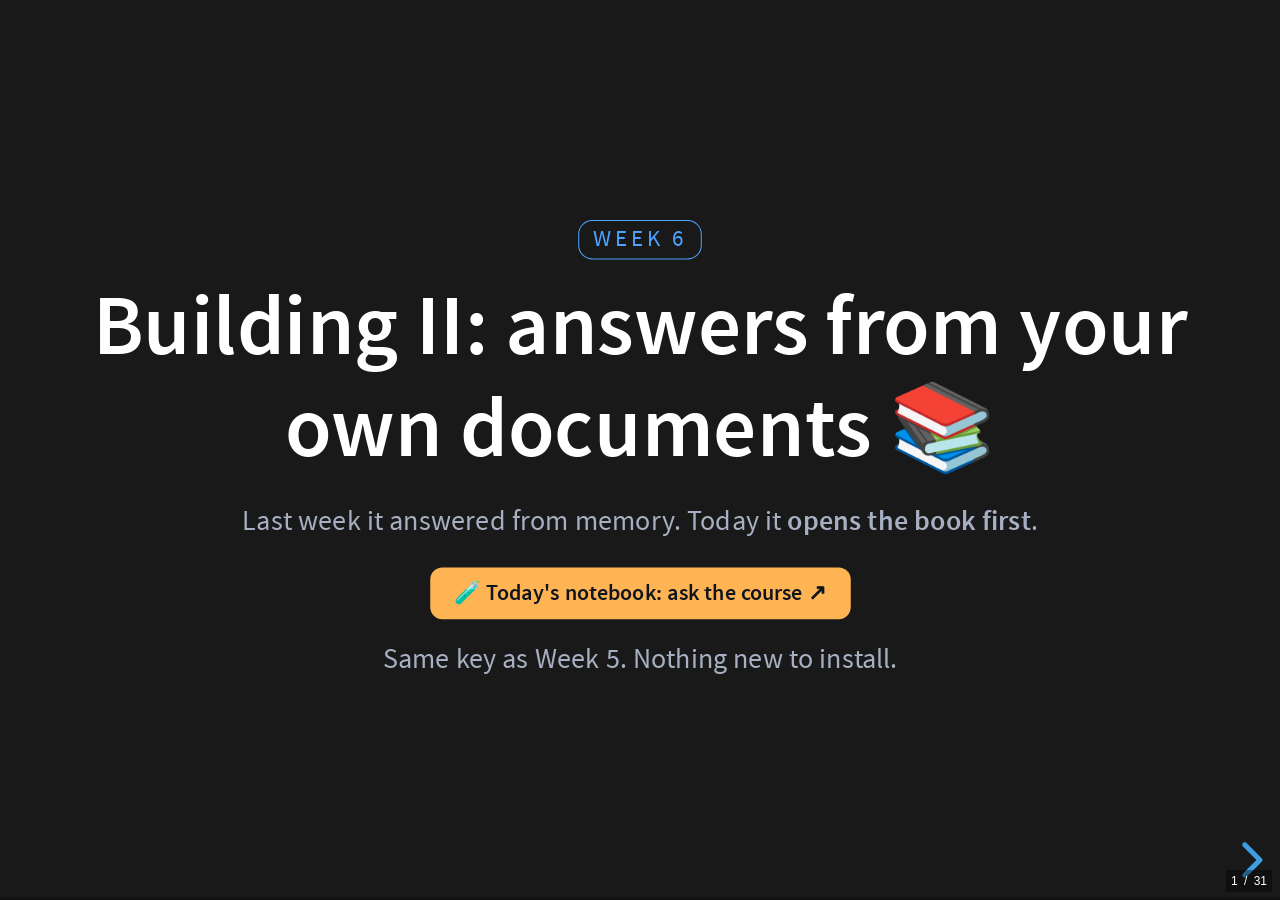
<file: docs/weeks/week6/index.html>
<!DOCTYPE html>
<html lang="en">
<head>
<meta charset="utf-8">
<meta name="viewport" content="width=device-width, initial-scale=1">
<title>Week 6 — Building II: RAG & your own data</title>
<link rel="stylesheet" href="../../assets/reveal/dist/reset.css">
<link rel="stylesheet" href="../../assets/reveal/dist/reveal.css">
<link rel="stylesheet" href="../../assets/reveal/dist/theme/black.css">
<link rel="stylesheet" href="../../assets/course.css">
<style>
  .reveal h1 { font-size: 2.0em; text-transform: none; }
  .reveal h2 { font-size: 1.35em; text-transform: none; margin-bottom: 14px; }
  .reveal p, .reveal li { font-size: 0.84em; line-height: 1.42; }
  .reveal .small, .reveal .small li { font-size: 0.66em; color: #a7b0c2; line-height: 1.45; }
  .reveal ul { margin-left: 0.6em; }
  .reveal li { margin-bottom: 11px; }
  .reveal .analogy { font-size: 0.72em; padding: 13px 22px; margin-top: 14px; }
  .reveal .analogy::before { font-size: 0.85em; }
  .reveal .predict { font-size: 0.85em; }
  .reveal .easter-egg p { font-size: 0.72em; }
  .reveal .tiny-hint { position: absolute; bottom: -40px; right: 0; font-size: 0.3em; color: #4a5468; }
  .reveal .vote-card { border:1px solid #2a3450; border-radius:10px; padding:13px 20px; margin:9px 0; background:#1a2233; font-size:.62em; text-align:left; }
  .reveal .res-list { font-size: 0.6em; text-align: left; }
  .reveal .res-list li { margin: 7px 0; }
  .reveal .res-list a, .reveal a { color: #4da3ff; }
  .reveal .tier { padding: 10px 18px; }
  .reveal .tier p { font-size: 0.66em; margin: 6px 0; }
  .reveal .closing-quote { font-size: 1.05em; }
  .reveal svg { max-width: 100%; height: auto; }
  .reveal .caption { font-size: 0.58em; color: #9aa4b8; margin-top: 8px; }
  .reveal figure.photo { margin: 10px auto; }
  .reveal figure.photo img { max-height: 300px; width: auto; border-radius: 14px; box-shadow: 0 8px 30px rgba(0,0,0,.45); }
  .reveal figure.photo .photo-fallback { display: none; }
  .reveal figure.photo.no-photo img { display: none; }
  .reveal figure.photo.no-photo .photo-fallback { display: block; }
  .reveal figure.photo figcaption { font-size: 0.42em; color: #7b8497; margin-top: 8px; }
  .reveal .zoom-do {
    border: 2px solid #7ee0a3; border-radius: 14px; padding: 16px 26px;
    background: rgba(126,224,163,0.07); text-align: left; margin: 14px auto; max-width: 880px;
  }
  .reveal .zoom-do p { font-size: 0.72em; margin: 9px 0; }
  .reveal .zoom-do .step { color: #7ee0a3; font-weight: 700; margin-right: 8px; }
  .reveal section[data-poll] .chip { border-color: #7ee0a3; color: #7ee0a3; }
  /* act divider cards */
  .reveal .act { color: #ffb454; font-size: 0.55em; letter-spacing: 3px; text-transform: uppercase; margin-bottom: 6px; }
  /* checkpoint blocks */
  .reveal .checkpoint { border: 2px solid #4da3ff; background: rgba(77,163,255,.07); border-radius: 14px; padding: 10px 24px; margin: 12px auto; max-width: 900px; text-align: left; }
  .reveal .checkpoint li { font-size: 0.62em; margin: 10px 0; }
  /* the farmer chain, reused in the recap */
  .reveal .chain { display: flex; gap: 8px; justify-content: center; flex-wrap: wrap; margin: 14px 0; }
  .reveal .chain span { border: 1px solid #2a3450; background: #1a2233; border-radius: 999px; padding: 6px 14px; font-size: 0.46em; color: #e8edf5; }
  .reveal .chain span.new { border-color: #ffb454; color: #ffb454; }

  /* ---- Week 4 components ---- */
  .reveal .w4-row { display:flex; gap:18px; align-items:flex-start; }
  .reveal .w4-card { flex:1; background:#1a2233; border:1px solid #2a3450; border-radius:12px; padding:12px 16px; text-align:left; }
  .reveal .w4-card p { font-size:.6em; margin:6px 0; line-height:1.4; }
  .reveal .w4-hd { font-weight:700; font-size:.66em; margin-bottom:4px; }
  .reveal .w4-muted { color:#9aa4b8; }
  .reveal .w4-grid { display:grid; grid-template-columns:1fr 1fr; gap:12px; margin-top:8px; }
  .reveal .w4-cites { display:flex; flex-direction:column; gap:5px; margin-top:6px; text-align:left; }
  .reveal .w4-cite { background:#1a2233; border:1px solid #2a3450; border-radius:10px; padding:5px 14px; font-size:.45em; line-height:1.32; }
  .reveal .w4-cite > b { display:inline-block; width:1.6em; height:1.6em; line-height:1.6em; text-align:center; border-radius:50%; background:#4da3ff; color:#0d1320; margin-right:8px; }
  .reveal .w4-cite .quiz-answer { display:block; margin-top:4px; color:#ffb454; font-weight:600; }
  .reveal .w4-steps { display:grid; grid-template-columns:1fr 1fr; gap:12px; margin-top:10px; text-align:left; }
  .reveal .w4-step { background:#1a2233; border:1px solid #2a3450; border-radius:12px; padding:10px 14px; font-size:.56em; line-height:1.4; }
  .reveal .w4-step b { display:block; color:#4da3ff; font-size:1.1em; margin-bottom:3px; }
  .reveal .w4-list { margin:4px 0 0 1em; font-size:.58em; }
  .reveal .w4-list li { margin:5px 0; }
  .reveal .w4-timeline { display:flex; flex-wrap:wrap; gap:8px; justify-content:center; align-items:center; margin-top:14px; font-size:.5em; }
  .reveal .w4-timeline span:not(:nth-child(even)) { border:1px solid #2a3450; background:#1a2233; border-radius:999px; padding:5px 12px; }
  .reveal .w4-timeline span:nth-child(even) { color:#55607a; }
  .reveal .w4-timeline b { color:#4da3ff; margin-right:4px; }
  .reveal .w4-projects { display:grid; grid-template-columns:1fr 1fr; gap:10px; margin-top:6px; text-align:left; }
  .reveal .w4-proj { background:#1a2233; border:1px solid #2a3450; border-radius:10px; padding:8px 12px; font-size:.44em; line-height:1.3; }
  .reveal .w4-proj p { margin:3px 0; font-size:1em; color:#c8d0dd; }
  .reveal .w4-proj-t { font-weight:700; font-size:1.1em; color:#e8edf5; margin-bottom:3px; }
  .reveal .w4-badge { display:inline-block; border:1px solid; border-radius:999px; padding:0 8px; font-size:.78em; font-weight:700; margin-left:6px; vertical-align:middle; }
  .reveal .w4-stack { margin-top:4px; padding:3px 8px; border-radius:6px; background:#141a26; font-size:.95em; color:#dfe5ee; }
  .reveal .w4-stack .nc { color:#7ee0a3; font-weight:700; margin-right:4px; }
  .reveal .w4-stack .cd { color:#4da3ff; font-weight:700; margin-right:4px; }
  .reveal .sub-small { font-size:.5em; color:#9aa4b8; margin:-6px 0 6px; }
  .reveal .w4-levels { display:grid; grid-template-columns:1fr 1fr; gap:12px; text-align:left; }
  .reveal .w4-lvcol { display:flex; flex-direction:column; gap:6px; }
  .reveal .w4-lvhd { color:#fff; font-weight:800; font-size:.5em; border-radius:8px; padding:4px 10px; }
  .reveal .w4-lv { background:#1a2233; border:1px solid #2a3450; border-radius:10px; padding:5px 10px; font-size:.38em; line-height:1.28; }
  .reveal .w4-lv p { margin:2px 0; font-size:1em; color:#c8d0dd; }
  .reveal .w4-lv .w4-learn { color:#ffb454; }
  .reveal table.w4-tb { width:100%; border-collapse:separate; border-spacing:0 4px; font-size:.405em; margin-top:2px; }
  .reveal table.w4-tb th, .reveal table.w4-tb td { border:none; padding:4px 10px; text-align:left; vertical-align:middle; background:#1a2233; line-height:1.3; }
  .reveal table.w4-tb tr > :first-child { border-radius:8px 0 0 8px; color:#e8edf5; width:24%; }
  .reveal table.w4-tb tr > :last-child { border-radius:0 8px 8px 0; }
  .reveal table.w4-tb tr:first-child th { background:transparent; font-size:1.05em; }
  .reveal table.w4-tb td { color:#dfe5ee; }
  .reveal table.w4-tb .wk { width:4.5em; text-align:center; color:#ffb454; font-weight:700; }
  .reveal .w4-shrink { display:flex; flex-direction:column; gap:10px; margin-top:10px; font-size:.6em; text-align:left; }
  .reveal .w4-shrink > div { display:grid; grid-template-columns:1fr 2em 1.6fr; align-items:center; background:#1a2233; border:1px solid #2a3450; border-radius:10px; padding:9px 14px; }
  .reveal .w4-shrink .big { color:#ff9b9b; } .reveal .w4-shrink .arr { color:#9aa4b8; text-align:center; } .reveal .w4-shrink .ok { color:#7ee0a3; }
  .reveal .w4-camp { display:grid; grid-template-columns:1fr 7.5em 1fr; gap:10px; align-items:stretch; text-align:left; margin-top:4px; }
  .reveal .w4-camp-col .w4-hd { font-size:.56em; } .reveal .w4-camp-col { background:#1a2233; border:1px solid #2a3450; border-radius:10px; padding:7px 12px; }
  .reveal .w4-camp-bot { background:rgba(255,180,84,.08); border:2px solid #ffb454; border-radius:14px; padding:8px; text-align:center; font-size:.55em; display:flex; flex-direction:column; justify-content:center; }
  .reveal .w4-mini { margin:2px 0 0 1em; font-size:.46em; line-height:1.35; }
  .reveal .w4-mini li { margin:2px 0; }
  .reveal .w4-pg3 { display:grid; grid-template-columns:1fr 1fr 1fr; gap:10px; text-align:left; margin-top:2px; }
  .reveal .w4-pg-card { background:#1a2233; border:1px solid #2a3450; border-radius:10px; padding:6px 11px; font-size:.44em; line-height:1.32; color:#dfe5ee; }
  .reveal .w4-pg-card .w4-hd { font-size:1.22em; }
  .reveal .w4-pg-card p { margin:3px 0; }
  .reveal .w4-pg-card .w4-mini { font-size:1em; margin-top:0; }
  .reveal .w4-pg-say { background:#141a26; border-left:3px solid #ffb454; border-radius:4px; padding:3px 7px; font-style:italic; }
  .reveal .w4-pg-flow { display:flex; flex-wrap:wrap; justify-content:center; align-items:center; gap:4px 5px; margin-top:8px; font-size:.4em; }
  .reveal .w4-pg-flow span { background:rgba(77,163,255,.1); border:1px solid #4da3ff; border-radius:16px; padding:3px 10px; color:#e8edf5; }
  .reveal .w4-pg-flow b { color:#4da3ff; }
  .reveal .w4-pg-you { margin-top:8px; background:rgba(255,180,84,.07); border:1px solid #ffb454; border-radius:10px; padding:6px 12px; text-align:left; }
  .reveal .w4-pg-you > .w4-hd { font-size:.5em; }
  .reveal .w4-pg-ideas { display:grid; grid-template-columns:1fr 1fr; gap:3px 16px; font-size:.42em; line-height:1.3; color:#dfe5ee; }
  .reveal .w4-sk3 { display:grid; grid-template-columns:1fr 1.6em 1fr 1.6em 1.15fr; gap:6px; align-items:stretch; text-align:left; margin-top:6px; }
  .reveal .w4-sk-card { background:#1a2233; border:1px solid #2a3450; border-radius:10px; padding:8px 12px; font-size:.5em; line-height:1.35; color:#dfe5ee; }
  .reveal .w4-sk-card .w4-hd { font-size:1.25em; }
  .reveal .w4-sk-card p { margin:5px 0; }
  .reveal .w4-sk-wk { font-size:.8em; letter-spacing:.08em; text-transform:uppercase; color:#9aa4b8; font-weight:700; }
  .reveal .w4-sk-arrow { align-self:center; text-align:center; color:#4da3ff; font-size:.8em; }
  .reveal .w4-sk-analogy { margin-top:12px; background:rgba(255,180,84,.08); border:1px solid #ffb454; border-radius:10px; padding:8px 16px; font-size:.5em; text-align:left; color:#e8edf5; }
  .reveal .w4-sk-file { flex:1.1; margin:0; background:#0f141e; border:1px solid #2a3450; border-radius:10px; padding:10px 14px; font-size:.36em; line-height:1.4; text-align:left; white-space:pre; color:#dfe5ee; box-shadow:none; width:auto; }
  .reveal .w4-sk-file .d { color:#ffb454; } .reveal .w4-sk-file .m { color:#6b7891; } .reveal .w4-sk-file .k { color:#7ee0a3; font-weight:700; }
  .reveal .w4-sk-how { flex:1; display:flex; flex-direction:column; gap:8px; }
  .reveal .w4-sk-step { background:#1a2233; border:1px solid #2a3450; border-left:4px solid #4da3ff; border-radius:8px; padding:7px 12px; font-size:.44em; line-height:1.35; text-align:left; color:#dfe5ee; }
  .reveal .w4-sk-step b { display:block; color:#4da3ff; margin-bottom:2px; }
  .reveal .w4-sk-tryit { margin:6px auto 0; max-width:1000px; display:flex; flex-direction:column; gap:3px; background:#141a26; border:1px solid #7ee0a3; border-radius:10px; padding:6px 14px; font-size:.4em; line-height:1.35; text-align:left; color:#dfe5ee; }
  .reveal .w4-api { display:grid; grid-template-columns:1.08fr 1fr; gap:12px; text-align:left; }
  .reveal .w4-api-col { display:flex; flex-direction:column; gap:6px; min-width:0; }
  .reveal .w4-api-hd { font-weight:700; font-size:.44em; }
  .reveal .w4-api-hd span { font-weight:400; color:#9aa4b8; margin-left:6px; font-size:.85em; }
  .reveal pre.w4-api-code { margin:0; width:auto; box-shadow:none; background:#0f141e; border:1px solid #2a3450; border-radius:10px; padding:8px 12px; font-size:.3em; line-height:1.38; white-space:pre; color:#dfe5ee; overflow:hidden; }
  .reveal .w4-api-code .k { color:#4da3ff; } .reveal .w4-api-code .s { color:#ffb454; } .reveal .w4-api-code .n { color:#e8edf5; font-weight:700; }
  .reveal .w4-api-code .n.hi { color:#7ee0a3; } .reveal .w4-api-code .c { color:#6b7891; font-style:italic; }
  .reveal .w4-api-read { background:rgba(126,224,163,.07); border:1px solid #7ee0a3; border-radius:10px; padding:6px 10px; font-size:.38em; line-height:1.35; display:flex; flex-direction:column; gap:3px; color:#dfe5ee; }
  .reveal .w4-api-read b { color:#7ee0a3; }
  .reveal .w4-skd { display:grid; grid-template-columns:1.15fr 1fr; gap:14px; align-items:stretch; text-align:left; }
  .reveal .w4-skd-left { display:flex; flex-direction:column; gap:7px; }
  .reveal .w4-skd-left .w4-sk-step { font-size:.4em; }
  .reveal .w4-skd-left code { background:#0f141e; padding:0 4px; border-radius:4px; font-size:.85em; }
  .reveal .w4-skd-shot { margin:0; display:flex; }
  .reveal .w4-skd-shot img { width:100%; height:auto; max-height:470px; object-fit:contain; border-radius:10px; border:1px solid #2a3450; margin:0; }
  .reveal .w4-skd-ph { display:none; flex:1; flex-direction:column; align-items:center; justify-content:center; gap:6px; border:2px dashed #4da3ff; border-radius:12px; background:rgba(77,163,255,.05); font-size:.48em; text-align:center; color:#e8edf5; min-height:340px; }
  .reveal .w4-skd-ph code { font-size:.9em; color:#ffb454; }
  .reveal .w4-li { text-align:left; font-size:.42em; color:#dfe5ee; display:flex; flex-direction:column; gap:8px; }
  .reveal .w4-li button { font:inherit; background:#1a2233; color:#dfe5ee; border:1px solid #2a3450; border-radius:8px; padding:4px 10px; cursor:pointer; }
  .reveal .w4-li button.on { background:#4da3ff; color:#0f141e; border-color:#4da3ff; font-weight:700; }
  .reveal .w4-li button:disabled { opacity:.5; cursor:wait; }
  .reveal .w4-li-bar { display:flex; flex-wrap:wrap; align-items:center; gap:10px; }
  .reveal .w4-li-grp { display:inline-flex; gap:0; } .reveal .w4-li-grp button { border-radius:0; } .reveal .w4-li-grp button:first-child { border-radius:8px 0 0 8px; } .reveal .w4-li-grp button:last-child { border-radius:0 8px 8px 0; }
  .reveal .w4-li-chk { display:inline-flex; align-items:center; gap:6px; background:rgba(255,107,107,.08); border:1px solid #ff6b6b; border-radius:8px; padding:3px 10px; cursor:pointer; }
  .reveal .w4-li-mode { color:#7ee0a3; margin-left:auto; } .reveal .w4-li-mode.warn { color:#ffb454; }
  .reveal .w4-li-setup { display:flex; flex-wrap:wrap; gap:8px; align-items:center; background:#141a26; border:1px dashed #4da3ff; border-radius:8px; padding:6px 10px; }
  .reveal .w4-li-setup input { font:inherit; background:#0f141e; color:#dfe5ee; border:1px solid #2a3450; border-radius:6px; padding:3px 6px; width:16em; margin-left:4px; }
  .reveal .w4-li-setup[hidden] { display:none; }
  .reveal .w4-li-qs { display:flex; flex-wrap:wrap; gap:6px; }
  .reveal .w4-li-row { display:flex; gap:8px; align-items:stretch; }
  .reveal .w4-li-q { flex:1; font:inherit; background:#0f141e; color:#e8edf5; border:1px solid #2a3450; border-radius:8px; padding:6px 8px; resize:none; }
  .reveal .w4-li-run { background:#7ee0a3 !important; color:#0f141e !important; font-weight:700; border-color:#7ee0a3 !important; padding:4px 16px !important; }
  .reveal .w4-li-out { display:flex; flex-direction:column; gap:8px; min-height:200px; }
  .reveal .w4-li-lbl { color:#9aa4b8; margin-bottom:3px; }
  .reveal .w4-li-cards { display:grid; grid-template-columns:repeat(4,1fr); gap:6px; }
  .reveal .w4-li-card { background:#1a2233; border:1px solid #2a3450; border-radius:8px; padding:6px 8px; line-height:1.3; max-height:7.2em; overflow:auto; }
  .reveal .w4-li-card.wait { color:#6b7891; } .reveal .w4-li-card.err { border-color:#ffb454; color:#ffb454; }
  .reveal .w4-li-sch { text-decoration:none; }
  .reveal .w4-hw-stats { display:flex; gap:10px; margin:2px 0 8px; }
  .reveal .w4-hw-stats div { flex:1; background:#1a2233; border:1px solid #2a3450; border-radius:10px; padding:5px 8px; font-size:.42em; text-align:center; color:#dfe5ee; }
  .reveal .w4-hw-stats b { display:block; font-size:2em; color:#ffb454; line-height:1.1; }
  .reveal .w4-hw-grid { display:grid; grid-template-columns:repeat(4,1fr); gap:8px; text-align:left; }
  .reveal .w4-hw-grid3 { grid-template-columns:repeat(3,1fr); }
  .reveal .w4-hw-grid3 .w4-hw-card { font-size:.48em; padding:9px 12px; }
  .reveal .w4-hw-card { background:#1a2233; border:1px solid #2a3450; border-radius:10px; padding:7px 10px; font-size:.43em; line-height:1.35; color:#dfe5ee; }
  .reveal .w4-hw-card .w4-hd { font-size:1.12em; line-height:1.25; }
  .reveal .w4-hw-card p { margin:4px 0; }
  .reveal .w4-hw-q { font-style:italic; }
  .reveal .w4-hw-why { color:#7ee0a3; }
  .reveal .w4-hw-foot { margin-top:8px; display:flex; flex-direction:column; gap:4px; background:#141a26; border:1px solid #2a3450; border-radius:10px; padding:6px 12px; font-size:.4em; text-align:left; color:#dfe5ee; }
  .reveal .w4-sh-link { margin:6px 0 10px; }
  .reveal .w4-sh-btn { display:inline-block; background:#7ee0a3; color:#0f141e !important; font-weight:800; font-size:.8em; padding:10px 28px; border-radius:12px; text-decoration:none; }
  .reveal .w4-sh-btn[hidden], .reveal .w4-sh-wait[hidden] { display:none; }
  .reveal .w4-sh-wait { display:inline-block; border:2px dashed #7ee0a3; color:#7ee0a3; font-size:.6em; padding:8px 22px; border-radius:12px; }
  .reveal .w4-sh-legend { display:flex; justify-content:center; flex-wrap:wrap; gap:8px; font-size:.44em; }
  .reveal .w4-sh-legend span { border:2px solid; border-radius:16px; padding:3px 12px; color:#dfe5ee; background:#141a26; }
  .reveal .w4-sh-legend em { color:#7ee0a3; font-style:normal; }
  .reveal .w3x { text-align:left; }
  .reveal .w3x p { font-size:inherit; }
  .reveal .w4-pg-links { margin-top:4px !important; } .reveal .w4-pg-links a { color:#4da3ff; text-decoration:none; }
  .reveal .w4-camp-guard { margin-top:8px; background:rgba(255,107,107,.07); border:1px solid #ff6b6b; border-radius:10px; padding:6px 12px; text-align:left; }
  .reveal .w4-guards { display:grid; grid-template-columns:1fr 1fr; gap:3px 16px; font-size:.44em; line-height:1.3; color:#dfe5ee; }
  .reveal a.w4-guide { display:none; font-size:.8em; font-weight:700; color:#0d1320; background:#ffb454; border-radius:999px; padding:0 8px; margin-left:4px; text-decoration:none; vertical-align:middle; }
  .reveal a.w4-guide:hover { background:#ffd08a; }
  .reveal .w4-covrow { display:grid; grid-template-columns:repeat(7,1fr); gap:7px; margin-top:6px; text-align:left; }
  .reveal .w4-cov { background:#1a2233; border:1px solid #2a3450; border-radius:10px; padding:7px 7px 9px; font-size:.4em; }
  .reveal .w4-cov-w { font-weight:800; font-size:1.5em; line-height:1.1; }
  .reveal .w4-cov-s { color:#9aa4b8; font-size:.9em; margin-bottom:6px; }
  .reveal .w4-chip { display:block; background:#141a26; border:1px solid #2a3450; border-radius:6px; padding:3px 6px; margin:4px 0; color:#dfe5ee; line-height:1.25; }
  /* reveal.js treats any .stretch element as 'fill the remaining height'; the exercise tier must not */
  .reveal .tier.stretch { height:auto !important; width:auto !important; }
  /* ---- Week 5 components ---- */
  .reveal a.w5-colab { display:inline-block; background:#ffb454; color:#0f141e !important; font-weight:800; font-size:.62em; padding:10px 24px; border-radius:12px; text-decoration:none; }
  .reveal .w5-rest { display:flex; align-items:stretch; justify-content:center; gap:8px; margin-top:10px; }
  .reveal .w5-rest-card { flex:1; background:#1a2233; border:2px solid #2a3450; border-radius:12px; padding:12px; display:flex; flex-direction:column; gap:4px; font-size:.68em; color:#dfe5ee; }
  .reveal .w5-rest-card b { font-size:1.2em; color:#e8edf5; } .reveal .w5-rest-card span { color:#9aa4b8; font-size:.9em; }
  .reveal .w5-ic { font-size:2.2em; line-height:1.1; }
  .reveal .w5-arrow { align-self:center; color:#4da3ff; font-size:.9em; }
  .reveal .w5-layers { display:flex; gap:8px; margin-top:10px; }
  .reveal .w5-layer { flex:1; background:#1a2233; border:1px solid #2a3450; border-top:5px solid var(--k); border-radius:10px; padding:10px 12px; display:flex; flex-direction:column; gap:4px; font-size:.62em; text-align:left; color:#e8edf5; }
  .reveal .w5-layer b { color:var(--k); font-size:1.6em; line-height:1; } .reveal .w5-layer span { font-weight:700; } .reveal .w5-layer small { color:#9aa4b8; font-size:.88em; }
  .reveal .w5-setup { display:grid; grid-template-columns:repeat(4,1fr); gap:10px; text-align:left; }
  .reveal .w5-setup .w4-step { font-size:.62em; }
  .reveal .w5-setup code, .reveal .w5-ask code, .reveal .w5-box code { background:#0f141e; padding:0 5px; border-radius:4px; font-size:.92em; }
  .reveal .w5-ask { display:flex; flex-wrap:wrap; gap:6px 18px; justify-content:center; background:rgba(126,224,163,.08); border:1px dashed #7ee0a3; border-radius:10px; padding:9px 14px; font-size:.62em; color:#e8edf5; margin-top:12px; }
  .reveal .w5-key { margin-top:10px; background:rgba(255,107,107,.08); border:1px solid #ff6b6b; border-radius:10px; padding:9px 14px; font-size:.58em; text-align:left; color:#e8edf5; }
  .reveal pre.w5-code { margin:0; width:auto; box-shadow:none; background:#0f141e; border:1px solid #2a3450; border-radius:10px; padding:12px 16px; font-size:.46em; line-height:1.45; text-align:left; white-space:pre; color:#dfe5ee; }
  .reveal .w5-call { display:flex; gap:10px; align-items:stretch; margin-top:6px; }
  .reveal .w5-box { flex:1; background:#1a2233; border:2px solid #2a3450; border-radius:12px; padding:10px 16px; text-align:left; font-size:.62em; color:#dfe5ee; }
  .reveal .w5-box p { margin:4px 0; }
  .reveal .w5-flow { display:flex; flex-wrap:wrap; justify-content:center; align-items:center; gap:5px; margin-top:14px; font-size:.52em; }
  .reveal .w5-flow span { background:rgba(77,163,255,.1); border:1px solid #4da3ff; border-radius:16px; padding:3px 10px; color:#e8edf5; } .reveal .w5-flow b { color:#4da3ff; }
  .reveal .w5-attacks { display:grid; grid-template-columns:repeat(5,1fr); gap:8px; }
  .reveal .w5-attacks div { background:#1a2233; border:1px solid #2a3450; border-top:4px solid #ff6b6b; border-radius:10px; padding:10px; font-size:.64em; color:#dfe5ee; text-align:left; }
  .reveal .w5-attacks b { display:block; color:#ff6b6b; font-size:1.6em; line-height:1.1; }
  .reveal .w5-apps { display:grid; grid-template-columns:repeat(4,1fr); gap:8px; }
  .reveal .w5-app { background:#1a2233; border:1px solid #2a3450; border-top:5px solid var(--k); border-radius:10px; padding:10px 12px; font-size:.62em; color:#e8edf5; text-align:left; display:flex; flex-direction:column; gap:4px; }
  .reveal .w5-app b { color:var(--k); font-size:1.6em; line-height:1; } .reveal .w5-app small { color:#9aa4b8; }
  .reveal .w5-fcflow { display:grid; grid-template-columns:repeat(4,1fr); gap:8px; }
  .reveal .w5-fcflow b { display:block; color:#4da3ff; font-size:1.5em; line-height:1.1; }
  .reveal .w5-idea { background:rgba(255,180,84,.08); border:1px solid #ffb454; border-radius:10px; padding:8px 16px; font-size:.62em; color:#e8edf5; text-align:left; }
  .reveal .w5-rule { margin-top:12px; background:#141a26; border:1px solid #2a3450; border-radius:10px; padding:8px 14px; font-size:.6em; color:#e8edf5; }
  .reveal .w5-inbox { display:flex; flex-direction:column; gap:3px; text-align:left; font-size:.47em; }
  .reveal .w5-inbox div { background:#1a2233; border:1px solid #2a3450; border-radius:8px; padding:4px 12px; color:#e8edf5; display:flex; gap:10px; align-items:baseline; }
  .reveal .w5-inbox b { color:#9aa4b8; min-width:1.8em; text-align:right; font-weight:700; }
  .reveal .w5-inbox span { color:#ffb454; font-weight:700; font-size:.85em; min-width:1.2em; }
  .reveal .w5-probs { display:flex; gap:8px; margin-top:10px; font-size:.48em; }
  .reveal .w5-probs span { flex:1; background:#141a26; border:1px solid #2a3450; border-radius:8px; padding:6px 10px; color:#dfe5ee; text-align:left; }
  /* ---- Week 6 components ---- */
  .reveal .w6-books { display:grid; grid-template-columns:1fr 1fr; gap:14px; margin-top:8px; text-align:left; }
  .reveal .w6-book { background:#1a2233; border:2px solid #2a3450; border-radius:14px; padding:12px 18px; font-size:.62em; color:#dfe5ee; }
  .reveal .w6-book .w5-ic { font-size:2em; }
  .reveal .w6-book p { margin:6px 0; }
  .reveal .w6-tests { display:flex; flex-direction:column; gap:5px; text-align:left; font-size:.5em; }
  .reveal .w6-tests div { background:#1a2233; border:1px solid #2a3450; border-radius:8px; padding:5px 12px; color:#e8edf5; display:flex; gap:10px; align-items:baseline; }
  .reveal .w6-tests b { color:#ffb454; min-width:1.2em; }
  .reveal .w6-tests em { color:#9aa4b8; font-style:normal; margin-left:auto; font-size:.85em; white-space:nowrap; }
  .reveal .w6-stats { display:flex; gap:10px; margin:8px 0; }
  .reveal .w6-stats div { flex:1; background:#1a2233; border:1px solid #2a3450; border-radius:12px; padding:8px 10px; font-size:.5em; color:#dfe5ee; text-align:center; }
  .reveal .w6-stats b { display:block; font-size:2em; line-height:1.1; color:#ffb454; }
  .reveal .w6-path { display:flex; gap:6px; align-items:center; justify-content:center; flex-wrap:wrap; margin:6px 0 12px; font-size:.5em; }
  .reveal .w6-path span { border:1px solid #2a3450; background:#1a2233; border-radius:999px; padding:5px 12px; color:#dfe5ee; }
  .reveal .w6-path span.done { border-color:#7ee0a3; color:#7ee0a3; }
  .reveal .w6-path span.now { border-color:#ffb454; color:#0f141e; background:#ffb454; font-weight:800; }
  .reveal .w6-path i { color:#55607a; font-style:normal; }
  .reveal .w6-letters { display:grid; grid-template-columns:repeat(4,1fr); gap:8px; }
  .reveal .w6-letters div { background:#1a2233; border:1px solid #2a3450; border-top:5px solid var(--k); border-radius:10px; padding:9px 10px; font-size:.56em; text-align:left; color:#dfe5ee; }
  .reveal .w6-letters b { display:block; color:var(--k); font-size:1.8em; line-height:1.05; }
  .reveal .w6-quiz { display:flex; flex-direction:column; gap:6px; text-align:left; margin-top:6px; }
  .reveal .w6-quiz div { background:#1a2233; border:1px solid #2a3450; border-radius:10px; padding:7px 14px; font-size:.54em; color:#e8edf5; display:flex; gap:12px; align-items:center; }
  .reveal .w6-quiz div > b { color:#4da3ff; min-width:1.1em; }
  .reveal .w6-quiz .quiz-answer { margin-left:auto; white-space:nowrap; }
  .reveal .w6-rule { display:grid; grid-template-columns:1fr 1fr 1fr; gap:10px; text-align:left; margin-top:8px; }
  .reveal .w6-rule .w4-step { font-size:.52em; }
  .reveal svg.w6-map text { font-family:inherit; }
  .reveal .w6-quiz .ask { margin-left:auto; white-space:nowrap; color:#7ee0a3; }
</style>
</head>
<body>
<!-- STUDENT EDITION - generated by build.py, do not edit by hand -->
<div class="reveal">
<div class="slides">
<!-- ==================== TITLE ==================== -->
<section id="w6-title">
  <p class="chip">Week 6</p>
  <h1>Building II: answers from your own documents 📚</h1>
  <p class="small">Last week it answered from memory. Today it <strong>opens the book first</strong>.</p>
  <p style="margin-top:18px"><a class="w5-colab" href="https://colab.research.google.com/github/san81/ai-course/blob/main/docs/weeks/week6/week6-ask-the-course.ipynb" target="_blank" rel="noopener">🧪 Today's notebook: ask the course ↗</a></p>
  <p class="small" style="margin-top:6px">Same key as Week 5. Nothing new to install.</p>
</section>

<!-- ==================== EASTER EGGS ==================== -->
<section id="w6-egg-last">
  <div class="easter-egg">
    <p>🥚 <strong>Last week's easter egg</strong></p>
    <p>An AI model can only write text. Yet AI assistants check timetables and look up phone numbers.
    The model writes a <em>request</em>, and <strong>your</strong> code carries it out. What is this called?</p>
  </div>
  <div class="waterfall">
    <span><span class="wf-step">1</span> Type your answer — <b>do NOT press send</b></span>
    <span><span class="wf-step">2</span> I count <b>3 · 2 · 1</b></span>
    <span><span class="wf-step">3</span> Everyone sends together</span>
  </div>
  <p class="small fragment"><strong>Function calling</strong>. The letter to save:
  <strong style="color:#ffb454">F</strong></p>
  <p class="small fragment">Your collection so far: <strong style="color:#ffb454;font-size:1.3em;letter-spacing:.3em">A · R · T · I · F</strong> …
  three more to go.</p>
</section>

<!-- ==================== WEEK 5 BUILD, IN THE CHAT ==================== -->
<section id="w6-hw5">
  <p class="chip">Your Week 5 build</p>
  <h2>Three numbers, straight into the chat 💬</h2>
  <p class="small" style="margin-top:-6px">Last week's exercise: the first working version of your capstone, tested on your five questions.</p>
  <div class="w6-quiz">
    <div class="fragment"><b>1</b>Did your first version <strong>run</strong>? <span class="ask">type <strong>Y</strong> or <strong>N</strong></span></div>
    <div class="fragment"><b>2</b>How many of your <strong>five test questions</strong> did it get right? <span class="ask">type <strong>0–5</strong></span></div>
    <div class="fragment"><b>3</b>Which <strong>layer</strong> did you build at? (1 no-code · 2 one call · 3 a spreadsheet · 4 an app) <span class="ask">type <strong>1–4</strong></span></div>
  </div>
  <div class="waterfall" style="margin-top:10px">
    <span><span class="wf-step">1</span> Type — <b>do NOT press send</b></span>
    <span><span class="wf-step">2</span> I count <b>3 · 2 · 1</b></span>
    <span><span class="wf-step">3</span> Send together</span>
  </div>
  <p class="small fragment" style="margin-top:8px;color:#7ee0a3"><strong>3 out of 5 is a great result.</strong> It means you tested honestly,
  and today gives you the tools to fix the other two. 🛠️</p>
</section>

<!-- ==================== CAPSTONE FOLLOW-UP ==================== -->
<section id="w6-project">
  <p class="chip">Your capstone · check-in</p>
  <h2>Where is your project today? 🧭</h2>
  <div class="w6-path">
    <span class="done">W4 · idea ✅</span><i>→</i><span class="done">W5 · first version</span><i>→</i><span class="now">W6 · your own data</span><i>→</i><span>W7 · it takes an action</span><i>→</i><span>W8 · demo day 🎤</span>
  </div>
  <div class="w4-row" style="align-items:stretch;gap:12px">
    <div class="w5-box" style="flex:1.1">
      <div class="w4-hd" style="color:#4da3ff">📋 Your tracker sheet</div>
      <p>Each of you has your own sheet (link sent to you privately): the <strong>code path</strong>, the <strong>no-code path</strong>, ideas to <strong>extend it</strong>, and a <strong>test log</strong>.</p>
      <p>Mark each step <strong>Done</strong>, <strong>In progress</strong> or <strong>Stuck</strong>. I read them every week.</p>
    </div>
    <div class="w5-box" style="flex:1;border-color:#ffb454">
      <div class="w4-hd" style="color:#ffb454">🎯 This week's step</div>
      <p>Give your project <strong>its own documents</strong> (today's notebook, section 7, or NotebookLM), and re-run your five test questions.</p>
      <p class="w4-muted">No documents in your project? Your step is the test log: score it, fix one, score again.</p>
    </div>
  </div>
  <div class="w5-ask" style="margin-top:12px">
    <span>Type <strong>one letter</strong>:</span>
    <span><strong>N</strong> not started</span><span><strong>I</strong> in progress</span><span><strong>D</strong> version 1 done</span><span><strong>S</strong> stuck</span>
  </div>
  <p class="small fragment" style="margin-top:8px">Typed <strong>S</strong>? That's the most useful letter on the screen. I'll message you <strong>after class</strong>, just the two of us. 🙂</p>
</section>

<section id="w6-egg">
  <div class="easter-egg">
    <p>🥚 <strong>This week's easter egg</strong></p>
    <p>Today's technique has a three-letter name. You already own the first letter: Week 4's egg,
    information <strong>R</strong>etrieval. The last letter is <strong>G</strong>eneration: the model writing.</p>
    <p><strong>The middle letter is the clever part: what you do to the prompt before the model writes.
    What's the word?</strong></p>
  </div>
  <p class="small">You'll hear it today. Bring it next week, and save its first letter.</p>
</section>

<!-- ==================== COLD OPEN ==================== -->
<section id="w6-cold">
  <p class="chip">A story</p>
  <h2>Two classmates, one exam question 📝</h2>
  <div class="w6-books">
    <div class="w6-book fragment">
      <div class="w5-ic">🧠</div>
      <div class="w4-hd" style="color:#ff9b9b">Closed book</div>
      <p>Has read everything, remembers most of it. Answers <strong>instantly, confidently</strong>.</p>
      <p>Now and then, a detail is <strong>invented</strong>, and it sounds exactly as sure as the true parts.</p>
    </div>
    <div class="w6-book fragment" style="border-color:#7ee0a3">
      <div class="w5-ic">📖</div>
      <div class="w4-hd" style="color:#7ee0a3">Open book</div>
      <p>Says <em>"wait."</em> Finds the right chapter, opens the page, <strong>reads the paragraph</strong>.</p>
      <p>Answers from it, and can <strong>point at the line</strong>. If it's not in the book: <em>"it's not in here."</em></p>
    </div>
  </div>
  <div class="w5-ask fragment"><span>Which one would you trust with <strong>your</strong> exam notes? Type <strong>1</strong> or <strong>2</strong></span></div>
  <p class="small fragment" style="margin-top:8px">Every chatbot so far was classmate 1. <strong>Today you build classmate 2.</strong></p>
</section>

<!-- ==================== THE PROBLEM ==================== -->
<section id="w6-problem">
  <p class="chip">Today's problem</p>
  <h2>Our course notes, as a spreadsheet 📊</h2>
  <div class="w6-stats">
    <div><b>247</b>slides from Weeks 1–5</div>
    <div><b>1 row</b>per slide: week · slide · title · text</div>
    <div><b>≈100</b>pages, if you printed it</div>
  </div>
  <p class="small" style="margin:2px 0 6px"><a href="https://github.com/san81/ai-course/blob/main/docs/weeks/week6/course-notes.csv" target="_blank" rel="noopener">📊 see it as a table ↗</a> · and our five test questions:</p>
  <div class="w6-tests">
    <div><b>1</b>Who wrote to Hardy in Cambridge in 1913?<em>easy</em></div>
    <div><b>2</b>wat is a embeding<em>typos</em></div>
    <div><b>3</b>What are the five parts of a good brief, and what does temperature change?<em>two in one</em></div>
    <div><b>4</b>Should I build my no-code capstone as a Gemini Gem?<em>it changed</em></div>
    <div><b>5</b>When is the final exam for this course?<em>not in the notes</em></div>
  </div>
  <div class="w5-ask" style="margin-top:10px"><span>A plain chatbot has <strong>never seen</strong> these notes. How many will it get right? Type <strong>0–5</strong></span></div>
</section>

<!-- ==================== MAP ==================== -->
<section id="w6-map">
  <p class="chip">Today</p>
  <h2>Closed book → open book, in four layers 🧱</h2>
  <div class="w5-layers">
    <div class="w5-layer" style="--k:#7ee0a3"><b>1</b><span>🧩 No-code</span><small>hand NotebookLM the notes</small></div>
    <div class="w5-layer" style="--k:#4da3ff"><b>2</b><span>📦 Paste everything</span><small>the whole book, every question</small></div>
    <div class="w5-layer" style="--k:#ffb454"><b>3</b><span>🔎 Find the right slides</span><small>chunk · embed · search</small></div>
    <div class="w5-layer" style="--k:#c792ea"><b>4</b><span>📎 Answer from them</span><small>with the slide it used · an app</small></div>
    <div class="w5-layer" style="--k:#ff6b6b"><b>🎯</b><span>Test it</span><small>five questions, scored, fixed</small></div>
  </div>
  <p class="small" style="margin-top:12px">Every layer: <strong>I do it</strong> → <strong>your turn (3 min)</strong> → <strong>one word or number in chat</strong>.</p>
  <p class="small">🧩 No-code track? Layer 1 is your capstone path. Then watch <strong>how</strong> it works underneath.</p>
</section>

<!-- ==================== SETUP ==================== -->
<section id="w6-setup">
  <p class="chip">Setup check · 3 minutes</p>
  <h2>Same key, new notebook ✅</h2>
  <div class="w5-setup">
    <div class="w4-step"><b>1 · Notebook</b>Open the Colab link in the chat → <em>File → Save a copy in Drive</em></div>
    <div class="w4-step"><b>2 · Start here</b>Run the first two cells: the notes table and the five tests. No key needed.</div>
    <div class="w4-step"><b>3 · Secret</b>🔑 icon (left): <code>GEMINI_API_KEY</code> is already there. Switch <strong>Notebook access</strong> on for this notebook</div>
    <div class="w4-step"><b>4 · Run</b>Run the three setup cells until you see <strong>✅ Connected</strong></div>
  </div>
  <div class="w5-ask fragment">
    <span>✅ Connected? React with 👍</span>
    <span>Stuck? Type just the <strong>step number</strong> (1–4)</span>
  </div>
</section>

<!-- ==================== CLOSED BOOK ==================== -->
<section id="w6-closed">
  <p class="chip">Section 1 · closed book</p>
  <h2>Five questions, no notes 🧠</h2>
  <div class="w4-row" style="align-items:stretch;gap:12px">
    <div class="w4-step" style="flex:1"><b>I do it</b>Run section 1: the five test questions, sent with <strong>no course notes</strong>. Read the answers aloud.</div>
    <div class="w4-step" style="flex:1"><b>Your turn · 3 min</b>Run it yourself. Mark each answer against <strong>our</strong> course, not the internet.</div>
  </div>
  <div class="w5-ask fragment" style="margin-top:12px"><span>How many did it <strong>really</strong> get right? Type <strong>0–5</strong></span></div>
  <div class="w5-probs fragment">
    <span>🔄 <strong>Test 4:</strong> it happily says "make a Gem". It never saw the update.</span>
    <span>🕳️ <strong>Test 5:</strong> does it invent a date, or admit it doesn't know?</span>
    <span>🎲 <strong>Test 3:</strong> five parts of <em>a</em> brief, but are they <em>ours</em>?</span>
  </div>
</section>

<!-- ==================== LAYER 1 ==================== -->
<section id="w6-l1">
  <p class="chip">Layer 1 · no-code</p>
  <h2>Hand it the book 🧩</h2>
  <div class="w4-row" style="align-items:stretch;gap:12px">
    <div class="w4-step" style="flex:1"><b>1 · Download</b>Open the notes table → <em>⬇ Download raw file</em> (top right)</div>
    <div class="w4-step" style="flex:1"><b>2 · Upload</b><a href="https://notebooklm.google.com" target="_blank" rel="noopener">notebooklm.google.com</a> → <em>New notebook</em> → add the file as a source</div>
    <div class="w4-step" style="flex:1"><b>3 · Ask test 4</b><em>"Should I build my no-code capstone as a Gemini Gem?"</em></div>
    <div class="w4-step" style="flex:1"><b>4 · Click the number</b>After the answer: it shows <strong>the exact slide</strong> it read</div>
  </div>
  <div class="w5-ask fragment" style="margin-top:12px"><span>Gem or skill? Type <strong>the one word</strong> it told you to build</span></div>
  <p class="small fragment" style="margin-top:10px">You did this in Week 4 with one paper. <strong>Same tool, your own documents</strong>: for the 🧩 no-code track, this <em>is</em> the capstone.
  Gemini skills, Claude Projects and Custom GPTs take files too.</p>
</section>

<!-- ==================== LAYER 2 ==================== -->
<section id="w6-l2">
  <p class="chip">Layer 2 · paste everything</p>
  <h2>The whole book, with every question 📦</h2>
  <div class="w6-stats">
    <div class="fragment"><b>≈31,000</b>tokens in, per question</div>
    <div class="fragment"><b>≈₹0.8</b>per question (paid price)</div>
    <div class="fragment"><b>≈₹800</b>per 1,000 questions</div>
  </div>
  <p class="small fragment" style="color:#7ee0a3"><strong>And it works.</strong> For a small set of notes, this is honestly the right answer.</p>
  <div class="w4-row fragment" style="gap:10px;align-items:stretch">
    <div class="w4-step" style="flex:1"><b>💰 Costly</b>Every question re-sends the whole book.</div>
    <div class="w4-step" style="flex:1"><b>📚 Too big</b>A 500-page textbook won't fit, and free limits cap tokens per minute.</div>
    <div class="w4-step" style="flex:1"><b>🌫️ Blurry</b>A detail in the middle of a huge prompt is easy to miss.</div>
  </div>
  <div class="w5-ask fragment" style="margin-top:10px"><span>Run Layer 2 and type your <strong>tokens in</strong>: just the number</span></div>
</section>

<!-- ==================== NEAREST-NEIGHBOUR SEARCH ==================== -->
<section id="w6-knn">
  <p class="chip">You do this every day</p>
  <h2>"ATM near me": nearest-neighbour search 📍</h2>
  <div class="w4-row" style="align-items:center;gap:16px">
    <svg viewBox="0 0 420 300" width="380" style="flex:1" role="img" aria-label="A map: you in the middle, the three nearest ATMs circled">
      <rect x="1" y="1" width="418" height="298" rx="14" fill="#141a26" stroke="#2a3450"/>
      <g stroke="#222b3d" stroke-width="10" stroke-linecap="round">
        <line x1="20" y1="110" x2="400" y2="110"/><line x1="20" y1="215" x2="400" y2="215"/>
        <line x1="135" y1="20" x2="135" y2="280"/><line x1="290" y1="20" x2="290" y2="280"/>
      </g>
      <circle cx="210" cy="160" r="88" fill="rgba(126,224,163,.06)" stroke="#7ee0a3" stroke-dasharray="6 5"/>
      <g font-size="22" text-anchor="middle">
        <text x="160" y="118">🏧</text><text x="265" y="210">🏧</text><text x="250" y="102">🏧</text>
        <text x="50" y="60">🏧</text><text x="370" y="270">🏧</text><text x="380" y="50">🏧</text><text x="60" y="262">🏧</text>
      </g>
      <g stroke="#ffb454" stroke-width="2" stroke-dasharray="4 4">
        <line x1="210" y1="160" x2="162" y2="112"/><line x1="210" y1="160" x2="262" y2="202"/><line x1="210" y1="160" x2="248" y2="96"/>
      </g>
      <circle cx="210" cy="160" r="9" fill="#ffb454"/>
      <text x="210" y="190" font-size="14" text-anchor="middle" fill="#ffb454" font-weight="700">you</text>
      <text x="210" y="288" font-size="12.5" text-anchor="middle" fill="#9aa4b8">each place = 2 numbers (latitude, longitude) · keep the 3 nearest</text>
    </svg>
    <div style="flex:1.05;display:grid;grid-template-columns:1fr 1fr;gap:8px">
      <div class="w4-step"><b>📍 Maps</b>Every ATM = 2 numbers. Show the closest few.</div>
      <div class="w4-step"><b>🎵 YouTube · Spotify</b>"More like this": a video's nearest neighbours.</div>
      <div class="w4-step"><b>🛍️ Flipkart · Amazon</b>"Similar products": neighbours of what you're viewing.</div>
      <div class="w4-step"><b>📸 Google Photos</b>Search "birthday cake": photos are numbers too.</div>
    </div>
  </div>
  <div class="w5-ask" style="margin-top:10px"><span>In "ATM near me", how many numbers describe each ATM? Type <strong>one number</strong></span></div>
  <p class="small fragment" style="margin-top:8px">Answer: <strong>2</strong>. Each slide in our notes: <strong>768</strong>. Same question, <em>"what's nearest?"</em>
  Keeping the <strong>k</strong> nearest is called <strong>k-nearest neighbours (KNN)</strong>. Today, k = 4.</p>
</section>

<!-- ==================== EMBEDDINGS RETURN ==================== -->
<section id="w6-embed">
  <p class="chip">Week 2 comes back</p>
  <h2>Meaning is a place, so search by <em>place</em> 🗺️</h2>
  <div class="w4-row" style="align-items:center;gap:16px">
    <svg class="w6-map" viewBox="0 0 560 330" width="560" style="flex:1.3" role="img" aria-label="Slides as dots on a map; the question lands next to the embedding slides">
      <rect x="1" y="1" width="558" height="328" rx="14" fill="#141a26" stroke="#2a3450"/>
      <g font-size="13" fill="#9aa4b8">
        <circle cx="90" cy="70" r="7" fill="#4da3ff"/><text x="104" y="74">W1 · checkers</text>
        <circle cx="120" cy="250" r="7" fill="#4da3ff"/><text x="134" y="254">W4 · Ramanujan</text>
        <circle cx="300" cy="60" r="7" fill="#4da3ff"/><text x="314" y="64">W3 · the brief</text>
        <circle cx="440" cy="110" r="7" fill="#4da3ff"/><text x="380" y="140">W3 · temperature</text>
        <circle cx="70" cy="160" r="7" fill="#4da3ff"/><text x="84" y="164">W5 · Gradio</text>
      </g>
      <g font-size="13" fill="#e8edf5">
        <circle cx="360" cy="230" r="8" fill="#7ee0a3"/><text x="374" y="234">W2 · embeddings</text>
        <circle cx="330" cy="285" r="8" fill="#7ee0a3"/><text x="344" y="289">W3 · meaning is a place</text>
      </g>
      <line x1="270" y1="235" x2="352" y2="230" stroke="#ffb454" stroke-width="2" stroke-dasharray="5 4"/>
      <line x1="270" y1="235" x2="324" y2="280" stroke="#ffb454" stroke-width="2" stroke-dasharray="5 4"/>
      <text x="262" y="241" font-size="26" text-anchor="middle" fill="#ffb454">★</text>
      <text x="262" y="210" font-size="14" text-anchor="middle" fill="#ffb454" font-weight="700">"wat is a embeding"</text>
    </svg>
    <div style="flex:1;display:flex;flex-direction:column;gap:8px">
      <div class="w4-step fragment"><b>Every slide → a point</b>A list of 768 numbers. Similar meanings land close together.</div>
      <div class="w4-step fragment"><b>The question → a point too</b>Turned into numbers the same way.</div>
      <div class="w4-step fragment"><b>Search = "what's nearest?"</b>No model needed. Typos don't matter: it matches <strong>meaning</strong>, not spelling.</div>
    </div>
  </div>
</section>

<!-- ==================== COSINE SIMILARITY ==================== -->
<section id="w6-cosine">
  <p class="chip">Under the hood</p>
  <h2>How "near" is measured: cosine similarity 📐</h2>
  <p class="small" style="margin:-8px 0 6px">Toy version: each text gets <strong>2 numbers</strong> (about <em>words &amp; meaning</em>, about <em>games</em>). Real ones get 768.</p>
  <div class="w4-row" style="align-items:center;gap:14px">
    <svg viewBox="0 0 440 340" width="440" height="340" style="flex:0 0 440px;height:340px" role="img" aria-label="Three arrows from the origin with their numbers; a small angle between the question and the meaning slide, a wide angle to the checkers slide">
      <rect x="1" y="1" width="438" height="338" rx="14" fill="#141a26" stroke="#2a3450"/>
      <g stroke="#232c3f"><line x1="170" y1="30" x2="170" y2="290"/><line x1="290" y1="30" x2="290" y2="290"/><line x1="50" y1="170" x2="310" y2="170"/><line x1="50" y1="50" x2="310" y2="50"/></g>
      <line x1="50" y1="290" x2="315" y2="290" stroke="#6b7891"/><line x1="50" y1="290" x2="50" y2="25" stroke="#6b7891"/>
      <g font-size="14" fill="#9aa4b8"><text x="50" y="308" text-anchor="middle">0</text><text x="170" y="308" text-anchor="middle">0.5</text><text x="290" y="308" text-anchor="middle">1</text>
        <text x="40" y="175" text-anchor="end">0.5</text><text x="40" y="55" text-anchor="end">1</text></g>
      <text x="310" y="330" font-size="14" fill="#9aa4b8" text-anchor="end">about words &amp; meaning →</text>
      <text x="18" y="25" font-size="14" fill="#9aa4b8" transform="rotate(-90 18 25)" text-anchor="end">about games →</text>
      <defs><marker id="ah" viewBox="0 0 10 10" refX="9" refY="5" markerWidth="5" markerHeight="5" orient="auto"><path d="M0,0 L10,5 L0,10 z" fill="context-stroke"/></marker></defs>
      <path d="M199.1,273.4 A150,150 0 0 0 195.5,253.6" fill="none" stroke="#7ee0a3" stroke-width="3"/>
      <path d="M109.6,283.4 A60,60 0 0 0 56.6,230.4" fill="none" stroke="#4da3ff" stroke-width="3"/>
      <line x1="50" y1="290" x2="242" y2="242" stroke="#7ee0a3" stroke-width="4" marker-end="url(#ah)"/>
      <line x1="50" y1="290" x2="266" y2="266" stroke="#ffb454" stroke-width="4" marker-end="url(#ah)"/>
      <line x1="50" y1="290" x2="74" y2="74" stroke="#4da3ff" stroke-width="4" marker-end="url(#ah)"/>
      <text x="204" y="269" font-size="15" fill="#7ee0a3" font-weight="700">8°</text>
      <text x="72" y="258" font-size="15" fill="#4da3ff" font-weight="700">77°</text>
      <g font-size="16" font-weight="700">
        <text x="276" y="276" fill="#ffb454">question</text><text x="276" y="294" fill="#ffb454" font-weight="400" font-size="15">(0.9, 0.1)</text>
        <text x="252" y="232" fill="#7ee0a3">"meaning…"</text><text x="252" y="250" fill="#7ee0a3" font-weight="400" font-size="15">(0.8, 0.2)</text>
        <text x="84" y="70" fill="#4da3ff">"checkers" <tspan font-weight="400" font-size="15">(0.1, 0.9)</tspan></text>
      </g>
    </svg>
    <div style="flex:1;display:flex;flex-direction:column;gap:6px;text-align:left">
      <table class="w4-tb" style="font-size:.42em">
        <tr><th>question vs…</th><th>① multiply matching numbers, add</th><th>② ÷ both arrow lengths, √(x²+y²)</th><th class="wk">score</th></tr>
        <tr><td><b style="color:#7ee0a3">"meaning is a place"</b><br>(0.8, 0.2)</td><td>0.9×0.8 + 0.1×0.2 = <strong>0.74</strong></td><td>0.74 ÷ (0.91 × 0.82)</td><td class="wk" style="color:#7ee0a3">0.99<br><span style="font-weight:400;color:#9aa4b8">angle 8°</span></td></tr>
        <tr><td><b style="color:#4da3ff">"checkers"</b><br>(0.1, 0.9)</td><td>0.9×0.1 + 0.1×0.9 = <strong>0.18</strong></td><td>0.18 ÷ (0.91 × 0.91)</td><td class="wk" style="color:#4da3ff"><span class="fragment" data-fragment-index="1">0.22</span><span class="w4-muted" style="font-weight:400"> ?</span><br><span style="font-weight:400;color:#9aa4b8">angle 77°</span></td></tr>
      </table>
      <div style="display:grid;grid-template-columns:repeat(3,1fr);gap:6px">
        <div class="w4-step" style="font-size:.42em;text-align:center;padding:5px 6px"><svg viewBox="0 0 180 76" width="180" height="76" style="display:block;margin:0 auto 2px"><defs><marker id="mk1" viewBox="0 0 10 10" refX="9" refY="5" markerWidth="5" markerHeight="5" orient="auto"><path d="M0,0 L10,5 L0,10 z" fill="context-stroke"/></marker></defs><line x1="30" y1="58" x2="120" y2="58" stroke="#ffb454" stroke-width="3.5" marker-end="url(#mk1)"/><line x1="30" y1="58" x2="118" y2="40" stroke="#7ee0a3" stroke-width="3.5" marker-end="url(#mk1)"/><text x="126" y="63" font-size="14" fill="#ffb454">tea</text><text x="124" y="40" font-size="14" fill="#7ee0a3">coffee</text></svg><b>1 · angle 0°</b>Same direction: very similar</div>
        <div class="w4-step" style="font-size:.42em;text-align:center;padding:5px 6px"><svg viewBox="0 0 180 76" width="180" height="76" style="display:block;margin:0 auto 2px"><defs><marker id="mk2" viewBox="0 0 10 10" refX="9" refY="5" markerWidth="5" markerHeight="5" orient="auto"><path d="M0,0 L10,5 L0,10 z" fill="context-stroke"/></marker></defs><line x1="50" y1="64" x2="130" y2="64" stroke="#ffb454" stroke-width="3.5" marker-end="url(#mk2)"/><line x1="50" y1="64" x2="50" y2="10" stroke="#4da3ff" stroke-width="3.5" marker-end="url(#mk2)"/><text x="136" y="69" font-size="14" fill="#ffb454">tea</text><text x="58" y="20" font-size="14" fill="#4da3ff">cricket ball</text></svg><b>0 · angle 90°</b>Right angle: unrelated, nothing in common</div>
        <div class="w4-step" style="font-size:.42em;text-align:center;padding:5px 6px"><svg viewBox="0 0 180 76" width="180" height="76" style="display:block;margin:0 auto 2px"><defs><marker id="mk3" viewBox="0 0 10 10" refX="9" refY="5" markerWidth="5" markerHeight="5" orient="auto"><path d="M0,0 L10,5 L0,10 z" fill="context-stroke"/></marker></defs><line x1="90" y1="50" x2="150" y2="50" stroke="#ffb454" stroke-width="3.5" marker-end="url(#mk3)"/><line x1="90" y1="50" x2="30" y2="50" stroke="#ff6b6b" stroke-width="3.5" marker-end="url(#mk3)"/><circle cx="90" cy="50" r="3" fill="#9aa4b8"/><text x="150" y="36" font-size="14" fill="#ffb454" text-anchor="end">one way</text><text x="30" y="36" font-size="14" fill="#ff6b6b">opposite</text></svg><b>−1 · angle 180°</b>Opposite: fundamentally dissimilar</div>
      </div>
    </div>
  </div>
  <div class="w5-ask" style="margin-top:8px"><span>Look at the angles. The "checkers" score: closer to <strong>1</strong> or <strong>0</strong>? Type <strong>one number</strong></span></div>
  <p class="small fragment" data-fragment-index="1" style="margin-top:6px">It's <strong>0.22</strong>: wide angle, unrelated. Step ① is Week 2's attention score. In the notebook all 300 scores come from one line,
  <code>VECTORS @ q</code>: a matrix multiplication, like Week 1's farmer.</p>
</section>

<!-- ==================== LAYER 3 ==================== -->
<section id="w6-l3">
  <p class="chip">Layer 3 · find the right slides first</p>
  <h2>Chunk → embed → search 🔎</h2>
  <div class="w5-fcflow">
    <div class="w5-box fragment"><b>✂️</b><strong>Chunk</strong><br>Cut the notes into pieces of ~600 characters. Our 247 slides → about 300 pieces.</div>
    <div class="w5-box fragment"><b>🗺️</b><strong>Embed</strong><br>Every piece → 768 numbers, once. Store them.</div>
    <div class="w5-box fragment"><b>🔎</b><strong>Search</strong><br>The question → numbers. Keep the 4 nearest pieces.</div>
    <div class="w5-box fragment" style="border-color:#ffb454"><b>📋</b><strong>Look</strong><br>A table of the 4 pieces it found, with a closeness score.</div>
  </div>
  <div class="w5-ask fragment" style="margin-top:12px"><span>Search <em>"wat is a embeding"</em> (typos on purpose). The <strong>top row</strong> says e.g. <em>W2 · slide 19</em>: type just its <strong>week number</strong> (1–5)</span></div>
  <div class="w5-key fragment" style="border-color:#ffb454;background:rgba(255,180,84,.08)">🪤 Now search <em>"When is the final exam for this course?"</em>. It's <strong>in none of our notes</strong>, yet search still returns 4 slides,
  ones that just say "exam" in passing. <strong>Search always returns something.</strong> The next layer must say "not in the notes".</div>
</section>

<!-- ==================== LAYER 4 ==================== -->
<section id="w6-l4">
  <p class="chip">Layer 4 · a grounded answer</p>
  <h2>Find it, add it to the prompt, then write 📎</h2>
  <div class="w4-row" style="align-items:stretch;gap:14px">
<pre class="w5-code" style="flex:1.35">Use ONLY the notes below the question.
Each note starts with a label like [W3 · slide 24].
- Answer in at most 80 words.
- After each fact, cite its label.
- If two notes disagree, prefer the later
  week and say that it changed.
- If the notes don't contain the answer, reply:
  "That's not in the course notes."
  Never guess.</pre>
    <div style="flex:1;display:flex;flex-direction:column;gap:8px">
      <div class="w4-step fragment"><b>I do it</b>Ask <em>"Should I build my no-code capstone as a Gemini Gem?"</em> Read the answer, then the 📎 slides it was given.</div>
      <div class="w4-step fragment"><b>Your turn · 3 min</b>Run Layer 4, then open <strong>your own app</strong> (the Gradio cell) and ask it anything.</div>
      <div class="w5-ask fragment"><span>Tokens in: Layer 2 ÷ Layer 4 ≈ ? Type <strong>one number</strong></span></div>
    </div>
  </div>
  <p class="small fragment" style="margin-top:10px">That's the whole technique: <strong>R</strong>etrieval-<strong>A</strong>ugmented <strong>G</strong>eneration.
  <strong>Retrieve</strong> the right pieces, <strong>augment</strong> the prompt with them, then <strong>generate</strong> the answer.</p>
  <p class="tiny-hint">🥚 remember this one</p>
</section>

<!-- ==================== TEST IT ==================== -->
<section id="w6-test">
  <p class="chip">🎯 Test it · section 5</p>
  <h2>One good answer proves nothing. Five, scored 🎯</h2>
  <div class="w4-row" style="align-items:stretch;gap:12px">
    <div class="w4-step" style="flex:1"><b>1 · Run</b>The test cell runs all five questions and prints each answer, its 📎 slides, and the good answer.</div>
    <div class="w4-step" style="flex:1"><b>2 · Mark</b>Type one letter per test in <code>MY_MARKS</code>: <strong>Y</strong> right, <strong>N</strong> wrong. Like <code>"YYNYY"</code>.</div>
    <div class="w4-step" style="flex:1"><b>3 · Score</b>The cell counts it. That's your number.</div>
  </div>
  <div class="w5-ask fragment" style="margin-top:12px"><span>Type your <strong>score out of 5</strong>. Then compare: closed book got ?</span></div>
  <p class="small fragment" style="margin-top:10px">This is exactly your capstone's <strong>test log</strong> (the last tab of your tracker sheet).
  Grown-up tools like <strong>promptfoo</strong> and <strong>Ragas</strong> do the same thing automatically, after every change.</p>
</section>

<section id="w6-diagnose">
  <p class="chip">Checkpoint</p>
  <h2>It got one wrong. <em>Where</em> did it break? 🔧</h2>
  <div class="w6-letters" style="grid-template-columns:repeat(3,1fr)">
    <div style="--k:#4da3ff"><b>A</b>🔎 <strong>Search</strong> found the wrong slides<br><span class="w4-muted">fix: chunk size · more pieces (TOP_K) · reword</span></div>
    <div style="--k:#ffb454"><b>B</b>✍️ <strong>The answer</strong> ignored the right slide<br><span class="w4-muted">fix: a clearer line in the instructions</span></div>
    <div style="--k:#ff6b6b"><b>C</b>🕳️ <strong>It guessed</strong>: the notes don't have it<br><span class="w4-muted">fix: a stronger "not in the notes" rule</span></div>
  </div>
  <div class="w6-quiz" style="margin-top:10px">
    <div><b>1</b>Asked about temperature. The 📎 list has only Week 1 slides. <span class="quiz-answer">A · search</span></div>
    <div><b>2</b>The 📎 list includes the brief slide, but the answer names only three of the five parts. <span class="quiz-answer">B · the answer</span></div>
    <div><b>3</b>"Who teaches on Fridays?" It replied with a name. No slide mentions one. <span class="quiz-answer">C · it guessed</span></div>
  </div>
  <div class="waterfall" style="margin-top:8px">
    <span><span class="wf-step">1</span> Type <b>A, B or C</b> for each, like <b>ABC</b></span>
    <span><span class="wf-step">2</span> I count <b>3 · 2 · 1</b></span>
    <span><span class="wf-step">3</span> Send, then tap to reveal</span>
  </div>
</section>

<!-- ==================== VECTOR DB ==================== -->
<section id="w6-chroma">
  <p class="chip">Making it real · section 6</p>
  <h2>Chroma: a database for meaning 🗄️</h2>
  <div class="w5-fcflow" style="grid-template-columns:repeat(3,1fr)">
    <div class="w5-box"><b>📦</b><strong>It stores</strong> every piece: its <strong>text</strong>, its <strong>768 numbers</strong>, and its <strong>labels</strong> (week, slide).</div>
    <div class="w5-box"><b>🔎</b><strong>It finds</strong> the nearest pieces <strong>without checking every one</strong>, using an index. Like Maps not measuring every ATM in India.</div>
    <div class="w5-box"><b>💾</b><strong>It keeps</strong> them on disk, so you embed <strong>once</strong>, not every time Colab restarts. Free, open-source, runs inside Colab.</div>
  </div>
  <div class="w4-row" style="align-items:stretch;gap:12px;margin-top:10px">
<pre class="w5-code" style="flex:1.4">collection = chromadb.Client().create_collection("course_notes")
collection.add(ids=..., embeddings=VECTORS, documents=texts,
               metadatas=[{"source": "W3 · slide 24"}, …])
collection.query(query_embeddings=question_numbers, n_results=4)</pre>
    <div class="w4-step" style="flex:1"><b>Same as Layer 3</b>Same pieces, same numbers, same "4 nearest". Only <strong>where they live</strong> changes: a database instead of a table in memory.</div>
  </div>
  <div class="w5-ask" style="margin-top:10px"><span>Run section 6. How many pieces did Chroma store? Type <strong>one number</strong></span></div>
</section>

<!-- ==================== WHEN IT GETS HUGE ==================== -->
<section id="w6-scale">
  <p class="chip">When your data gets huge</p>
  <h2>300 pieces today. What about 300 million? 📈</h2>
  <table class="w4-tb" style="font-size:.46em">
    <tr><th>How much</th><th>Where the numbers live</th><th>Example</th></tr>
    <tr><td><b style="color:#7ee0a3">1</b> · hundreds to thousands of pieces</td><td>a table in memory (numpy): today's Layer 3</td><td>our course notes</td></tr>
    <tr><td><b style="color:#4da3ff">2</b> · up to a few million, one machine</td><td><strong>Chroma</strong> · <strong>FAISS</strong> (a library from Meta)</td><td>every textbook in a department</td></tr>
    <tr><td><b style="color:#ffb454">3</b> · millions to billions, many users at once</td><td><strong>Qdrant</strong> · <strong>OpenSearch</strong> · <strong>pgvector</strong> (inside PostgreSQL) · managed services like Pinecone</td><td>a university portal · shopping search</td></tr>
  </table>
  <div class="w6-letters" style="grid-template-columns:repeat(5,1fr);margin-top:10px">
    <div style="--k:#7ee0a3"><b>⚡</b><strong>Shortlist, don't scan</strong><br><span class="w4-muted">approximate search (HNSW) checks a few neighbours, not every piece</span></div>
    <div style="--k:#4da3ff"><b>🏷️</b><strong>Filter first</strong><br><span class="w4-muted">"only Week 3", "only this college", then search by meaning</span></div>
    <div style="--k:#ffb454"><b>🗜️</b><strong>Smaller numbers</strong><br><span class="w4-muted">768 → 256 per piece, or compressed: less memory, a little less exact</span></div>
    <div style="--k:#c792ea"><b>🔁</b><strong>Embed once</strong><br><span class="w4-muted">store the numbers; re-embed only documents that changed</span></div>
    <div style="--k:#ff6b6b"><b>🔀</b><strong>Hybrid built in</strong><br><span class="w4-muted">OpenSearch and Qdrant do keywords + meaning in one query</span></div>
  </div>
  <div class="w5-ask" style="margin-top:10px"><span>A college portal: 2 million pages, 5,000 students searching at once. Which row? Type <strong>1, 2 or 3</strong></span></div>
</section>

<!-- ==================== IS RAG DEAD? ==================== -->
<section id="w6-ragdead">
  <p class="chip">You'll read this online</p>
  <h2>"RAG is dead." Is it? 🪦</h2>
  <div class="w6-books">
    <div class="w6-book" style="border-color:#ff9b9b">
      <div class="w4-hd" style="color:#ff9b9b">📦 "Just paste everything"</div>
      <p>Models now read <strong>a million tokens or more</strong> at once. Why search at all?</p>
      <p class="w4-muted">That's our Layer 2. It works, for small notes.</p>
    </div>
    <div class="w6-book" style="border-color:#7ee0a3">
      <div class="w4-hd" style="color:#7ee0a3">🔎 "Find the right pages first"</div>
      <p>You measured why: <strong>30× the tokens</strong>, 30× the cost, and details blur in a huge prompt.</p>
      <p class="w4-muted">Real libraries have millions of pages, and they change every day.</p>
    </div>
  </div>
  <p class="small fragment" style="margin-top:10px">The verdict: <strong>RAG didn't die, it grew up.</strong> What you built today is the <strong>foundation</strong>: chunk, embed, search, answer with sources.
  It now runs inside almost every AI product, and builders add these upgrades <strong>on top</strong> of exactly what you built:</p>
  <div class="w6-path fragment" style="margin-top:4px">
    <span class="now">🔤 hybrid search</span><span>🏅 re-ranking</span><span>🤖 agentic retrieval</span><span>🌳 hierarchical parsing</span><span>🎒 context engineering</span>
  </div>
  <div class="w5-ask fragment"><span>Paste (<strong>P</strong>) or RAG (<strong>R</strong>)? ① your 20 pages of notes ② a college's 3,000 web pages, updated weekly. Type <strong>two letters</strong></span></div>
</section>

<!-- ==================== BM25 ==================== -->
<section id="w6-bm25">
  <p class="chip">Upgrade 1 · hybrid search</p>
  <h2>The other search: matching <em>words</em> (BM25) 🔤</h2>
  <div class="w4-row" style="align-items:stretch;gap:14px">
    <div style="flex:1.05;display:flex;flex-direction:column;gap:7px;text-align:left">
      <div class="w4-step"><b>① Rare words count more</b>
        <table class="w4-tb" style="font-size:.86em;margin-top:2px">
          <tr><th>word</th><th>in how many of our 247 slides</th><th class="wk">points</th></tr>
          <tr><td>"the"</td><td>234</td><td class="wk">0.06</td></tr>
          <tr><td>"model"</td><td>62</td><td class="wk">1.4</td></tr>
          <tr><td>"temperature"</td><td>16</td><td class="wk">2.7</td></tr>
          <tr><td>"MYCIN"</td><td>2</td><td class="wk">4.6</td></tr>
        </table>
      </div>
      <div class="w4-step"><b>② Repeats help, less each time</b>Saying "MYCIN" five times isn't five times better.</div>
      <div class="w4-step"><b>③ Long slides don't win for being long</b>Scores are adjusted for length.</div>
    </div>
    <div style="flex:1;display:flex;flex-direction:column;gap:6px">
      <div class="w4-hd" style="text-align:left;font-size:.56em">Which search finds it? <span style="color:#ffb454">K</span> = keyword · <span style="color:#7ee0a3">M</span> = meaning</div>
      <div class="w6-quiz" style="margin-top:0">
        <div><b>1</b>"MYCIN" <span class="quiz-answer">K · a rare exact name</span></div>
        <div><b>2</b>"wat is a embeding" <span class="quiz-answer">M · "embeding" is in 0 slides</span></div>
        <div><b>3</b>"gemini-3.5-flash-lite" <span class="quiz-answer">K · an exact code</span></div>
        <div><b>4</b>"why does it answer differently every time?" <span class="quiz-answer">M · no slide uses those words</span></div>
      </div>
      <div class="w5-ask" style="margin-top:4px"><span>Type <strong>four letters</strong>, like <strong>KMKM</strong></span></div>
    </div>
  </div>
  <p class="small fragment" style="margin-top:10px"><strong>Hybrid search</strong> runs both and merges the two lists: exact names <em>and</em> meaning. Most real systems do this.
  <span class="w4-muted">Neither fixes the "final exam" trap: only the instructions can.</span></p>
</section>

<!-- ==================== AGENTIC / HIERARCHICAL / CONTEXT ==================== -->
<section id="w6-modern">
  <p class="chip">Where RAG is going</p>
  <h2>Three more upgrades, three words to know 🧭</h2>
  <div class="w6-letters" style="grid-template-columns:repeat(3,1fr)">
    <div style="--k:#4da3ff"><b>🤖</b><strong>Agentic retrieval</strong>
      <p class="w4-muted" style="margin:6px 0 4px">Search is a <em>tool</em> the model decides to use: search, read, "not enough", search again with better words.</p>
      <p style="margin:0">📝 <em>"Five parts of a brief, and what does temperature change?"</em> It searches <strong>twice</strong>: once for each.</p></div>
    <div style="--k:#7ee0a3"><b>🌳</b><strong>Hierarchical parsing</strong>
      <p class="w4-muted" style="margin:6px 0 4px">Keep the document's shape: book → chapter → section → page, like a table of contents. Not random 600-character cuts.</p>
      <p style="margin:0">📝 Ours already has a tiny one: <strong>week → slide → title</strong>. That's why every answer can say [W3 · slide 24].</p></div>
    <div style="--k:#ffb454"><b>🎒</b><strong>Context engineering</strong>
      <p class="w4-muted" style="margin:6px 0 4px">Deciding <em>everything</em> that goes into the prompt, and what stays out: instructions, the right pieces, the date, earlier messages, tool results.</p>
      <p style="margin:0">📝 Like packing for an exam: everything you need, nothing that weighs you down.</p></div>
  </div>
  <div class="w6-quiz fragment" style="margin-top:10px">
    <div><b>?</b>A 400-page lab manual. Answers keep mixing up Experiment 3 and Experiment 7. Which upgrade? <span class="quiz-answer">🌳 hierarchical: keep each experiment's section together</span></div>
  </div>
  <div class="w5-ask fragment" style="margin-top:6px"><span>Type the emoji or the first word: <strong>agentic</strong>, <strong>hierarchical</strong> or <strong>context</strong></span></div>
</section>

<!-- ==================== FINE-TUNING ==================== -->
<section id="w6-ft">
  <p class="chip">RAG or fine-tuning?</p>
  <h2>Two ways to "teach" a model ⚖️</h2>
  <div class="w6-books">
    <div class="w6-book" style="border-color:#7ee0a3">
      <div class="w4-hd" style="color:#7ee0a3">📖 RAG adds <em>facts</em></div>
      <p>The model reads your documents <strong>at the moment you ask</strong>.</p>
      <p>Update the documents → the answers update. No training.</p>
    </div>
    <div class="w6-book" style="border-color:#c792ea">
      <div class="w4-hd" style="color:#c792ea">🎓 Fine-tuning changes <em>behaviour</em></div>
      <p>More training, on your examples: a style, a format, a narrow skill.</p>
      <p>Costs time and data. A poor way to teach facts that change.</p>
    </div>
  </div>
  <div class="w4-row fragment" style="margin-top:12px;gap:12px;align-items:stretch">
    <div class="w4-step" style="flex:1"><b>🖥️ Watch training happen (2-minute demo)</b>In <a href="https://teachablemachine.withgoogle.com" target="_blank" rel="noopener">Teachable Machine</a>, I show my webcam ~30 photos of ✋ and ~30 of ✌️, then click <em>Train</em>.
      It learns to tell them apart: examples in → a new <strong>skill</strong> out. It learned no facts.</div>
    <div class="w4-step" style="flex:1"><b>🏭 The same idea, for chatbots</b>Upload a few hundred example questions with ideal answers, and OpenAI or Google train <strong>your own copy</strong> of their model (paid).
      Good for a fixed style. For facts, today's RAG is cheaper and easier to update.</div>
  </div>
</section>

<section id="w6-ftquiz">
  <p class="chip">Checkpoint</p>
  <h2>RAG or fine-tune? 🤔</h2>
  <div class="w6-quiz">
    <div><b>1</b>A bot that answers from this semester's hostel rules, which change every semester <span class="quiz-answer">R · facts that change</span></div>
    <div><b>2</b>Answer questions from a 300-page lab manual, with the page number <span class="quiz-answer">R · and it cites the page</span></div>
    <div><b>3</b>Sort photos of leaf disease into five types <span class="quiz-answer">F · train a classifier</span></div>
    <div><b>4</b>The latest admission deadlines from college websites <span class="quiz-answer">R · and check the dates</span></div>
    <div><b>5</b>Every reply in exactly your department's formal letter style <span class="quiz-answer">F · or try a good prompt first</span></div>
  </div>
  <div class="waterfall" style="margin-top:10px">
    <span><span class="wf-step">1</span> Type <b>five letters</b>, R or F, like <b>RRFRF</b></span>
    <span><span class="wf-step">2</span> I count <b>3 · 2 · 1</b></span>
    <span><span class="wf-step">3</span> Send, then tap to reveal</span>
  </div>
</section>

<!-- ==================== CAPSTONE ==================== -->
<section id="w6-capstone">
  <p class="chip">Your capstone</p>
  <h2>What will <em>your</em> app read? 📂</h2>
  <div class="w6-letters">
    <div style="--k:#7ee0a3"><b>A</b>📒 Notes, a syllabus, a textbook chapter</div>
    <div style="--k:#4da3ff"><b>B</b>🌐 Web pages or brochures (colleges, rules, schemes)</div>
    <div style="--k:#ffb454"><b>C</b>🎙️ Your own recordings or answers, as text</div>
    <div style="--k:#c792ea"><b>D</b>🚫 Nothing: my project doesn't need documents</div>
  </div>
  <div class="w5-ask" style="margin-top:12px"><span>Type <strong>one letter</strong>: A, B, C or D</span></div>
  <p class="small fragment" style="margin-top:10px"><strong>D is a fine answer.</strong> Not every app needs RAG: your Week 6 step is the test log.
  Picked a training project? The optional <strong>deep-dive lab</strong> (recorded) covers fine-tuning on a free GPU.</p>
</section>

<!-- ==================== RESOURCES ==================== -->
<section id="w6-resources">
  <p class="chip">Explore on your own</p>
  <h2>Resources 📚</h2>
  <div class="w4-row" style="align-items:flex-start;gap:16px">
    <ul class="res-list" style="flex:1">
      <li><strong>📐 Cosine & embeddings</strong></li>
      <li>⭐ <a href="https://www.youtube.com/watch?v=LyGKycYT2v0" target="_blank" rel="noopener">3Blue1Brown · Dot products and duality</a>: the picture behind step ①</li>
      <li>⭐ <a href="https://www.youtube.com/watch?v=wjZofJX0v4M" target="_blank" rel="noopener">3Blue1Brown · Transformers (chapter 5)</a>: embeddings as directions, with the dot product</li>
      <li><a href="https://jalammar.github.io/illustrated-word2vec/" target="_blank" rel="noopener">The Illustrated Word2vec</a> (Jay Alammar): word meanings as lists of numbers, with cosine</li>
      <li><a href="https://projector.tensorflow.org" target="_blank" rel="noopener">Embedding Projector</a>: the 3-D word map from Week 2, try "nearest points"</li>
      <li><a href="https://developers.google.com/machine-learning/crash-course/embeddings" target="_blank" rel="noopener">Google ML Crash Course · Embeddings</a></li>
      <li><a href="https://en.wikipedia.org/wiki/Cosine_similarity" target="_blank" rel="noopener">Cosine similarity</a> on Wikipedia: the formula, for the curious</li>
    </ul>
    <ul class="res-list" style="flex:1">
      <li><strong>🔎 RAG & search</strong></li>
      <li><a href="https://www.pinecone.io/learn/retrieval-augmented-generation/" target="_blank" rel="noopener">What is RAG?</a> (Pinecone, a plain-English guide)</li>
      <li><a href="https://ai.google.dev/gemini-api/docs/embeddings" target="_blank" rel="noopener">Gemini API · Embeddings</a>: the model in today's notebook</li>
      <li><a href="https://en.wikipedia.org/wiki/Okapi_BM25" target="_blank" rel="noopener">BM25</a>: the keyword-search formula</li>
      <li><strong style="display:block;margin-top:8px">🗄️ Vector databases</strong></li>
      <li><a href="https://docs.trychroma.com" target="_blank" rel="noopener">Chroma docs</a> · <a href="https://qdrant.tech/documentation/" target="_blank" rel="noopener">Qdrant docs</a> · <a href="https://docs.opensearch.org/latest/vector-search/" target="_blank" rel="noopener">OpenSearch vector search</a></li>
      <li><a href="https://www.pinecone.io/learn/series/faiss/hnsw/" target="_blank" rel="noopener">HNSW explained</a>: how "shortlist, don't scan" works</li>
    </ul>
  </div>
</section>

<!-- ==================== CLOSE ==================== -->
<section id="w6-due">
  <p class="chip">Due next week</p>
  <h2>Give your project its own documents</h2>
  <div class="tier core">
    <span class="tier-label">Core — everyone</span>
    <p>Point your capstone at <strong>documents you own</strong>: NotebookLM or a Gemini skill with files (no-code), or
    section 7 of today's notebook (code). Run <strong>your five test questions</strong> and score them out of 5.
    No documents in your project? Score your test log instead.</p>
  </div>
  <div class="tier stretch">
    <span class="tier-label">Stretch — optional</span>
    <p>Take one wrong answer and say <strong>where it broke</strong> (A search · B the answer · C it guessed).
    Change <strong>one thing</strong>, and score again.</p>
  </div>
  <p class="small">📋 Update your <strong>tracker sheet</strong>. Next week you'll type <strong>two numbers</strong> in the chat:
  your score, and your score after the fix. 🥚 And bring the easter egg answer.</p>
</section>


<section id="w6-next">
  <h2>Next week: <em>Agents & integrations</em> 🤖</h2>
  <p class="small">Today it <strong>answered</strong> from your documents. Last week, it <strong>asked your code</strong> for one thing.</p>
  <p class="small fragment">Next week: give it a goal and a few tools, and it <strong>plans, acts, checks and tries again</strong>:
  reminders, messages, workflows that run on their own.</p>
</section>

<section id="w6-closing">
  <p class="closing-quote">
    "What I cannot create, I do not understand."
    <span class="attribution">— Richard Feynman</span>
  </p>
  <p class="small fragment" style="margin-top:16px">Today you didn't just <em>use</em> a tool that reads documents.
  You built one, looked inside it, scored it and fixed it.</p>
  <p class="small fragment" style="margin-top:10px;color:#7ee0a3">If your score went down after a change, that's not failure:
  you just learned which dial matters. <strong>Change one thing, test again.</strong> See you next week. 🙏</p>
</section>


</div>
</div>

<script src="../../assets/reveal/dist/reveal.js"></script>
<script>
  Reveal.initialize({ hash:true, slideNumber:'c/t', width:1200, height:760,
    margin:0.05, minScale:0.2, maxScale:1.6,
    // Default true steals focus back to <body> whenever the page becomes
    // visible again, which silently breaks paste. See week1/week2.
    focusBodyOnPageVisibilityChange:false });
  document.addEventListener('click', e => {
    if (e.target.classList.contains('quiz-answer')) e.target.classList.toggle('revealed');
  });

  /* ---- Overflow guard -------------------------------------------------
     reveal.js silently clips content taller than the slide, which cuts off
     text at the bottom on a projector. This shrinks any offending slide
     until it fits, and reports it in the browser console so it can be
     fixed properly later.                                               */
  (function () {
    const LIMIT = () => Reveal.getConfig().height;
    function fit(slide) {
      if (!slide) return;
      slide.style.fontSize = '';
      const max = LIMIT();
      let pct = 100;
      while (slide.scrollHeight > max && pct > 45) {
        pct -= 4;
        slide.style.fontSize = pct + '%';
      }
      if (pct < 100) {
        console.warn('[deck] slide shrunk to ' + pct + '% to fit:',
          (slide.querySelector('h1,h2') || {}).textContent || slide);
      }
    }
    const current = () => Reveal.getCurrentSlide();
    Reveal.on('ready', () => fit(current()));
    Reveal.on('slidechanged', e => fit(e.currentSlide));
    Reveal.on('fragmentshown', () => fit(current()));
    Reveal.on('resize', () => fit(current()));
  })();
</script>
</body>
</html>
</file>
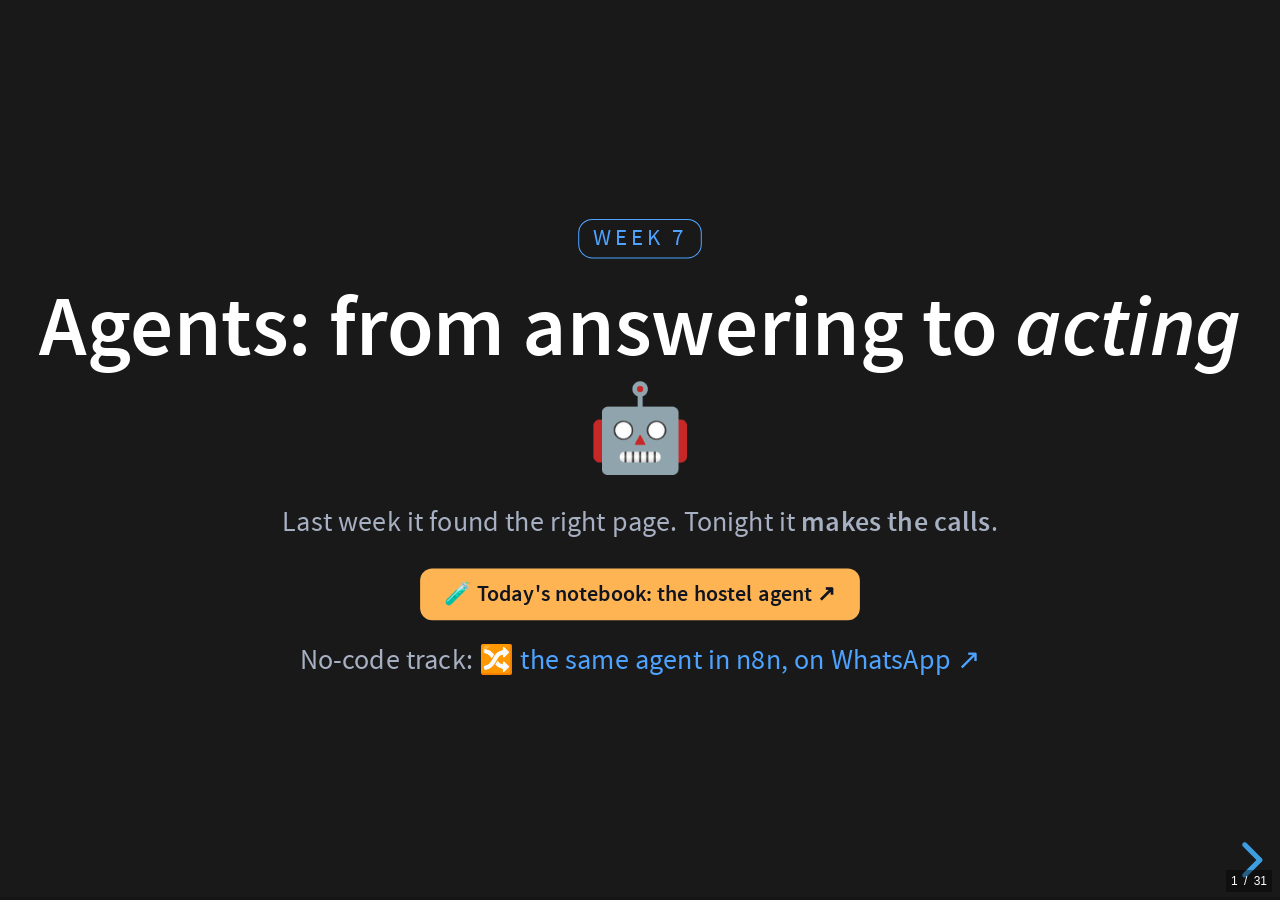
<file: docs/weeks/week7/index.html>
<!DOCTYPE html>
<html lang="en">
<head>
<meta charset="utf-8">
<meta name="viewport" content="width=device-width, initial-scale=1">
<title>Week 7 — Agents & integrations</title>
<link rel="stylesheet" href="../../assets/reveal/dist/reset.css">
<link rel="stylesheet" href="../../assets/reveal/dist/reveal.css">
<link rel="stylesheet" href="../../assets/reveal/dist/theme/black.css">
<link rel="stylesheet" href="../../assets/course.css">
<style>
  .reveal h1 { font-size: 2.0em; text-transform: none; }
  .reveal h2 { font-size: 1.35em; text-transform: none; margin-bottom: 14px; }
  .reveal p, .reveal li { font-size: 0.84em; line-height: 1.42; }
  .reveal .small, .reveal .small li { font-size: 0.66em; color: #a7b0c2; line-height: 1.45; }
  .reveal ul { margin-left: 0.6em; }
  .reveal li { margin-bottom: 11px; }
  .reveal .analogy { font-size: 0.72em; padding: 13px 22px; margin-top: 14px; }
  .reveal .analogy::before { font-size: 0.85em; }
  .reveal .predict { font-size: 0.85em; }
  .reveal .easter-egg p { font-size: 0.72em; }
  .reveal .tiny-hint { position: absolute; bottom: -40px; right: 0; font-size: 0.3em; color: #4a5468; }
  .reveal .vote-card { border:1px solid #2a3450; border-radius:10px; padding:13px 20px; margin:9px 0; background:#1a2233; font-size:.62em; text-align:left; }
  .reveal .res-list { font-size: 0.6em; text-align: left; }
  .reveal .res-list li { margin: 7px 0; }
  .reveal .res-list a, .reveal a { color: #4da3ff; }
  .reveal .tier { padding: 10px 18px; }
  .reveal .tier p { font-size: 0.66em; margin: 6px 0; }
  .reveal .closing-quote { font-size: 1.05em; }
  .reveal svg { max-width: 100%; height: auto; }
  .reveal .caption { font-size: 0.58em; color: #9aa4b8; margin-top: 8px; }
  .reveal figure.photo { margin: 10px auto; }
  .reveal figure.photo img { max-height: 300px; width: auto; border-radius: 14px; box-shadow: 0 8px 30px rgba(0,0,0,.45); }
  .reveal figure.photo .photo-fallback { display: none; }
  .reveal figure.photo.no-photo img { display: none; }
  .reveal figure.photo.no-photo .photo-fallback { display: block; }
  .reveal figure.photo figcaption { font-size: 0.42em; color: #7b8497; margin-top: 8px; }
  .reveal .zoom-do {
    border: 2px solid #7ee0a3; border-radius: 14px; padding: 16px 26px;
    background: rgba(126,224,163,0.07); text-align: left; margin: 14px auto; max-width: 880px;
  }
  .reveal .zoom-do p { font-size: 0.72em; margin: 9px 0; }
  .reveal .zoom-do .step { color: #7ee0a3; font-weight: 700; margin-right: 8px; }
  .reveal section[data-poll] .chip { border-color: #7ee0a3; color: #7ee0a3; }
  /* act divider cards */
  .reveal .act { color: #ffb454; font-size: 0.55em; letter-spacing: 3px; text-transform: uppercase; margin-bottom: 6px; }
  /* checkpoint blocks */
  .reveal .checkpoint { border: 2px solid #4da3ff; background: rgba(77,163,255,.07); border-radius: 14px; padding: 10px 24px; margin: 12px auto; max-width: 900px; text-align: left; }
  .reveal .checkpoint li { font-size: 0.62em; margin: 10px 0; }
  /* the farmer chain, reused in the recap */
  .reveal .chain { display: flex; gap: 8px; justify-content: center; flex-wrap: wrap; margin: 14px 0; }
  .reveal .chain span { border: 1px solid #2a3450; background: #1a2233; border-radius: 999px; padding: 6px 14px; font-size: 0.46em; color: #e8edf5; }
  .reveal .chain span.new { border-color: #ffb454; color: #ffb454; }

  /* ---- Week 4 components ---- */
  .reveal .w4-row { display:flex; gap:18px; align-items:flex-start; }
  .reveal .w4-card { flex:1; background:#1a2233; border:1px solid #2a3450; border-radius:12px; padding:12px 16px; text-align:left; }
  .reveal .w4-card p { font-size:.6em; margin:6px 0; line-height:1.4; }
  .reveal .w4-hd { font-weight:700; font-size:.66em; margin-bottom:4px; }
  .reveal .w4-muted { color:#9aa4b8; }
  .reveal .w4-grid { display:grid; grid-template-columns:1fr 1fr; gap:12px; margin-top:8px; }
  .reveal .w4-cites { display:flex; flex-direction:column; gap:5px; margin-top:6px; text-align:left; }
  .reveal .w4-cite { background:#1a2233; border:1px solid #2a3450; border-radius:10px; padding:5px 14px; font-size:.45em; line-height:1.32; }
  .reveal .w4-cite > b { display:inline-block; width:1.6em; height:1.6em; line-height:1.6em; text-align:center; border-radius:50%; background:#4da3ff; color:#0d1320; margin-right:8px; }
  .reveal .w4-cite .quiz-answer { display:block; margin-top:4px; color:#ffb454; font-weight:600; }
  .reveal .w4-steps { display:grid; grid-template-columns:1fr 1fr; gap:12px; margin-top:10px; text-align:left; }
  .reveal .w4-step { background:#1a2233; border:1px solid #2a3450; border-radius:12px; padding:10px 14px; font-size:.56em; line-height:1.4; }
  .reveal .w4-step b { display:block; color:#4da3ff; font-size:1.1em; margin-bottom:3px; }
  .reveal .w4-list { margin:4px 0 0 1em; font-size:.58em; }
  .reveal .w4-list li { margin:5px 0; }
  .reveal .w4-timeline { display:flex; flex-wrap:wrap; gap:8px; justify-content:center; align-items:center; margin-top:14px; font-size:.5em; }
  .reveal .w4-timeline span:not(:nth-child(even)) { border:1px solid #2a3450; background:#1a2233; border-radius:999px; padding:5px 12px; }
  .reveal .w4-timeline span:nth-child(even) { color:#55607a; }
  .reveal .w4-timeline b { color:#4da3ff; margin-right:4px; }
  .reveal .w4-projects { display:grid; grid-template-columns:1fr 1fr; gap:10px; margin-top:6px; text-align:left; }
  .reveal .w4-proj { background:#1a2233; border:1px solid #2a3450; border-radius:10px; padding:8px 12px; font-size:.44em; line-height:1.3; }
  .reveal .w4-proj p { margin:3px 0; font-size:1em; color:#c8d0dd; }
  .reveal .w4-proj-t { font-weight:700; font-size:1.1em; color:#e8edf5; margin-bottom:3px; }
  .reveal .w4-badge { display:inline-block; border:1px solid; border-radius:999px; padding:0 8px; font-size:.78em; font-weight:700; margin-left:6px; vertical-align:middle; }
  .reveal .w4-stack { margin-top:4px; padding:3px 8px; border-radius:6px; background:#141a26; font-size:.95em; color:#dfe5ee; }
  .reveal .w4-stack .nc { color:#7ee0a3; font-weight:700; margin-right:4px; }
  .reveal .w4-stack .cd { color:#4da3ff; font-weight:700; margin-right:4px; }
  .reveal .sub-small { font-size:.5em; color:#9aa4b8; margin:-6px 0 6px; }
  .reveal .w4-levels { display:grid; grid-template-columns:1fr 1fr; gap:12px; text-align:left; }
  .reveal .w4-lvcol { display:flex; flex-direction:column; gap:6px; }
  .reveal .w4-lvhd { color:#fff; font-weight:800; font-size:.5em; border-radius:8px; padding:4px 10px; }
  .reveal .w4-lv { background:#1a2233; border:1px solid #2a3450; border-radius:10px; padding:5px 10px; font-size:.38em; line-height:1.28; }
  .reveal .w4-lv p { margin:2px 0; font-size:1em; color:#c8d0dd; }
  .reveal .w4-lv .w4-learn { color:#ffb454; }
  .reveal table.w4-tb { width:100%; border-collapse:separate; border-spacing:0 4px; font-size:.405em; margin-top:2px; }
  .reveal table.w4-tb th, .reveal table.w4-tb td { border:none; padding:4px 10px; text-align:left; vertical-align:middle; background:#1a2233; line-height:1.3; }
  .reveal table.w4-tb tr > :first-child { border-radius:8px 0 0 8px; color:#e8edf5; width:24%; }
  .reveal table.w4-tb tr > :last-child { border-radius:0 8px 8px 0; }
  .reveal table.w4-tb tr:first-child th { background:transparent; font-size:1.05em; }
  .reveal table.w4-tb td { color:#dfe5ee; }
  .reveal table.w4-tb .wk { width:4.5em; text-align:center; color:#ffb454; font-weight:700; }
  .reveal .w4-shrink { display:flex; flex-direction:column; gap:10px; margin-top:10px; font-size:.6em; text-align:left; }
  .reveal .w4-shrink > div { display:grid; grid-template-columns:1fr 2em 1.6fr; align-items:center; background:#1a2233; border:1px solid #2a3450; border-radius:10px; padding:9px 14px; }
  .reveal .w4-shrink .big { color:#ff9b9b; } .reveal .w4-shrink .arr { color:#9aa4b8; text-align:center; } .reveal .w4-shrink .ok { color:#7ee0a3; }
  .reveal .w4-camp { display:grid; grid-template-columns:1fr 7.5em 1fr; gap:10px; align-items:stretch; text-align:left; margin-top:4px; }
  .reveal .w4-camp-col .w4-hd { font-size:.56em; } .reveal .w4-camp-col { background:#1a2233; border:1px solid #2a3450; border-radius:10px; padding:7px 12px; }
  .reveal .w4-camp-bot { background:rgba(255,180,84,.08); border:2px solid #ffb454; border-radius:14px; padding:8px; text-align:center; font-size:.55em; display:flex; flex-direction:column; justify-content:center; }
  .reveal .w4-mini { margin:2px 0 0 1em; font-size:.46em; line-height:1.35; }
  .reveal .w4-mini li { margin:2px 0; }
  .reveal .w4-pg3 { display:grid; grid-template-columns:1fr 1fr 1fr; gap:10px; text-align:left; margin-top:2px; }
  .reveal .w4-pg-card { background:#1a2233; border:1px solid #2a3450; border-radius:10px; padding:6px 11px; font-size:.44em; line-height:1.32; color:#dfe5ee; }
  .reveal .w4-pg-card .w4-hd { font-size:1.22em; }
  .reveal .w4-pg-card p { margin:3px 0; }
  .reveal .w4-pg-card .w4-mini { font-size:1em; margin-top:0; }
  .reveal .w4-pg-say { background:#141a26; border-left:3px solid #ffb454; border-radius:4px; padding:3px 7px; font-style:italic; }
  .reveal .w4-pg-flow { display:flex; flex-wrap:wrap; justify-content:center; align-items:center; gap:4px 5px; margin-top:8px; font-size:.4em; }
  .reveal .w4-pg-flow span { background:rgba(77,163,255,.1); border:1px solid #4da3ff; border-radius:16px; padding:3px 10px; color:#e8edf5; }
  .reveal .w4-pg-flow b { color:#4da3ff; }
  .reveal .w4-pg-you { margin-top:8px; background:rgba(255,180,84,.07); border:1px solid #ffb454; border-radius:10px; padding:6px 12px; text-align:left; }
  .reveal .w4-pg-you > .w4-hd { font-size:.5em; }
  .reveal .w4-pg-ideas { display:grid; grid-template-columns:1fr 1fr; gap:3px 16px; font-size:.42em; line-height:1.3; color:#dfe5ee; }
  .reveal .w4-sk3 { display:grid; grid-template-columns:1fr 1.6em 1fr 1.6em 1.15fr; gap:6px; align-items:stretch; text-align:left; margin-top:6px; }
  .reveal .w4-sk-card { background:#1a2233; border:1px solid #2a3450; border-radius:10px; padding:8px 12px; font-size:.5em; line-height:1.35; color:#dfe5ee; }
  .reveal .w4-sk-card .w4-hd { font-size:1.25em; }
  .reveal .w4-sk-card p { margin:5px 0; }
  .reveal .w4-sk-wk { font-size:.8em; letter-spacing:.08em; text-transform:uppercase; color:#9aa4b8; font-weight:700; }
  .reveal .w4-sk-arrow { align-self:center; text-align:center; color:#4da3ff; font-size:.8em; }
  .reveal .w4-sk-analogy { margin-top:12px; background:rgba(255,180,84,.08); border:1px solid #ffb454; border-radius:10px; padding:8px 16px; font-size:.5em; text-align:left; color:#e8edf5; }
  .reveal .w4-sk-file { flex:1.1; margin:0; background:#0f141e; border:1px solid #2a3450; border-radius:10px; padding:10px 14px; font-size:.36em; line-height:1.4; text-align:left; white-space:pre; color:#dfe5ee; box-shadow:none; width:auto; }
  .reveal .w4-sk-file .d { color:#ffb454; } .reveal .w4-sk-file .m { color:#6b7891; } .reveal .w4-sk-file .k { color:#7ee0a3; font-weight:700; }
  .reveal .w4-sk-how { flex:1; display:flex; flex-direction:column; gap:8px; }
  .reveal .w4-sk-step { background:#1a2233; border:1px solid #2a3450; border-left:4px solid #4da3ff; border-radius:8px; padding:7px 12px; font-size:.44em; line-height:1.35; text-align:left; color:#dfe5ee; }
  .reveal .w4-sk-step b { display:block; color:#4da3ff; margin-bottom:2px; }
  .reveal .w4-sk-tryit { margin:6px auto 0; max-width:1000px; display:flex; flex-direction:column; gap:3px; background:#141a26; border:1px solid #7ee0a3; border-radius:10px; padding:6px 14px; font-size:.4em; line-height:1.35; text-align:left; color:#dfe5ee; }
  .reveal .w4-api { display:grid; grid-template-columns:1.08fr 1fr; gap:12px; text-align:left; }
  .reveal .w4-api-col { display:flex; flex-direction:column; gap:6px; min-width:0; }
  .reveal .w4-api-hd { font-weight:700; font-size:.44em; }
  .reveal .w4-api-hd span { font-weight:400; color:#9aa4b8; margin-left:6px; font-size:.85em; }
  .reveal pre.w4-api-code { margin:0; width:auto; box-shadow:none; background:#0f141e; border:1px solid #2a3450; border-radius:10px; padding:8px 12px; font-size:.3em; line-height:1.38; white-space:pre; color:#dfe5ee; overflow:hidden; }
  .reveal .w4-api-code .k { color:#4da3ff; } .reveal .w4-api-code .s { color:#ffb454; } .reveal .w4-api-code .n { color:#e8edf5; font-weight:700; }
  .reveal .w4-api-code .n.hi { color:#7ee0a3; } .reveal .w4-api-code .c { color:#6b7891; font-style:italic; }
  .reveal .w4-api-read { background:rgba(126,224,163,.07); border:1px solid #7ee0a3; border-radius:10px; padding:6px 10px; font-size:.38em; line-height:1.35; display:flex; flex-direction:column; gap:3px; color:#dfe5ee; }
  .reveal .w4-api-read b { color:#7ee0a3; }
  .reveal .w4-skd { display:grid; grid-template-columns:1.15fr 1fr; gap:14px; align-items:stretch; text-align:left; }
  .reveal .w4-skd-left { display:flex; flex-direction:column; gap:7px; }
  .reveal .w4-skd-left .w4-sk-step { font-size:.4em; }
  .reveal .w4-skd-left code { background:#0f141e; padding:0 4px; border-radius:4px; font-size:.85em; }
  .reveal .w4-skd-shot { margin:0; display:flex; }
  .reveal .w4-skd-shot img { width:100%; height:auto; max-height:470px; object-fit:contain; border-radius:10px; border:1px solid #2a3450; margin:0; }
  .reveal .w4-skd-ph { display:none; flex:1; flex-direction:column; align-items:center; justify-content:center; gap:6px; border:2px dashed #4da3ff; border-radius:12px; background:rgba(77,163,255,.05); font-size:.48em; text-align:center; color:#e8edf5; min-height:340px; }
  .reveal .w4-skd-ph code { font-size:.9em; color:#ffb454; }
  .reveal .w4-li { text-align:left; font-size:.42em; color:#dfe5ee; display:flex; flex-direction:column; gap:8px; }
  .reveal .w4-li button { font:inherit; background:#1a2233; color:#dfe5ee; border:1px solid #2a3450; border-radius:8px; padding:4px 10px; cursor:pointer; }
  .reveal .w4-li button.on { background:#4da3ff; color:#0f141e; border-color:#4da3ff; font-weight:700; }
  .reveal .w4-li button:disabled { opacity:.5; cursor:wait; }
  .reveal .w4-li-bar { display:flex; flex-wrap:wrap; align-items:center; gap:10px; }
  .reveal .w4-li-grp { display:inline-flex; gap:0; } .reveal .w4-li-grp button { border-radius:0; } .reveal .w4-li-grp button:first-child { border-radius:8px 0 0 8px; } .reveal .w4-li-grp button:last-child { border-radius:0 8px 8px 0; }
  .reveal .w4-li-chk { display:inline-flex; align-items:center; gap:6px; background:rgba(255,107,107,.08); border:1px solid #ff6b6b; border-radius:8px; padding:3px 10px; cursor:pointer; }
  .reveal .w4-li-mode { color:#7ee0a3; margin-left:auto; } .reveal .w4-li-mode.warn { color:#ffb454; }
  .reveal .w4-li-setup { display:flex; flex-wrap:wrap; gap:8px; align-items:center; background:#141a26; border:1px dashed #4da3ff; border-radius:8px; padding:6px 10px; }
  .reveal .w4-li-setup input { font:inherit; background:#0f141e; color:#dfe5ee; border:1px solid #2a3450; border-radius:6px; padding:3px 6px; width:16em; margin-left:4px; }
  .reveal .w4-li-setup[hidden] { display:none; }
  .reveal .w4-li-qs { display:flex; flex-wrap:wrap; gap:6px; }
  .reveal .w4-li-row { display:flex; gap:8px; align-items:stretch; }
  .reveal .w4-li-q { flex:1; font:inherit; background:#0f141e; color:#e8edf5; border:1px solid #2a3450; border-radius:8px; padding:6px 8px; resize:none; }
  .reveal .w4-li-run { background:#7ee0a3 !important; color:#0f141e !important; font-weight:700; border-color:#7ee0a3 !important; padding:4px 16px !important; }
  .reveal .w4-li-out { display:flex; flex-direction:column; gap:8px; min-height:200px; }
  .reveal .w4-li-lbl { color:#9aa4b8; margin-bottom:3px; }
  .reveal .w4-li-cards { display:grid; grid-template-columns:repeat(4,1fr); gap:6px; }
  .reveal .w4-li-card { background:#1a2233; border:1px solid #2a3450; border-radius:8px; padding:6px 8px; line-height:1.3; max-height:7.2em; overflow:auto; }
  .reveal .w4-li-card.wait { color:#6b7891; } .reveal .w4-li-card.err { border-color:#ffb454; color:#ffb454; }
  .reveal .w4-li-sch { text-decoration:none; }
  .reveal .w4-hw-stats { display:flex; gap:10px; margin:2px 0 8px; }
  .reveal .w4-hw-stats div { flex:1; background:#1a2233; border:1px solid #2a3450; border-radius:10px; padding:5px 8px; font-size:.42em; text-align:center; color:#dfe5ee; }
  .reveal .w4-hw-stats b { display:block; font-size:2em; color:#ffb454; line-height:1.1; }
  .reveal .w4-hw-grid { display:grid; grid-template-columns:repeat(4,1fr); gap:8px; text-align:left; }
  .reveal .w4-hw-grid3 { grid-template-columns:repeat(3,1fr); }
  .reveal .w4-hw-grid3 .w4-hw-card { font-size:.48em; padding:9px 12px; }
  .reveal .w4-hw-card { background:#1a2233; border:1px solid #2a3450; border-radius:10px; padding:7px 10px; font-size:.43em; line-height:1.35; color:#dfe5ee; }
  .reveal .w4-hw-card .w4-hd { font-size:1.12em; line-height:1.25; }
  .reveal .w4-hw-card p { margin:4px 0; }
  .reveal .w4-hw-q { font-style:italic; }
  .reveal .w4-hw-why { color:#7ee0a3; }
  .reveal .w4-hw-foot { margin-top:8px; display:flex; flex-direction:column; gap:4px; background:#141a26; border:1px solid #2a3450; border-radius:10px; padding:6px 12px; font-size:.4em; text-align:left; color:#dfe5ee; }
  .reveal .w4-sh-link { margin:6px 0 10px; }
  .reveal .w4-sh-btn { display:inline-block; background:#7ee0a3; color:#0f141e !important; font-weight:800; font-size:.8em; padding:10px 28px; border-radius:12px; text-decoration:none; }
  .reveal .w4-sh-btn[hidden], .reveal .w4-sh-wait[hidden] { display:none; }
  .reveal .w4-sh-wait { display:inline-block; border:2px dashed #7ee0a3; color:#7ee0a3; font-size:.6em; padding:8px 22px; border-radius:12px; }
  .reveal .w4-sh-legend { display:flex; justify-content:center; flex-wrap:wrap; gap:8px; font-size:.44em; }
  .reveal .w4-sh-legend span { border:2px solid; border-radius:16px; padding:3px 12px; color:#dfe5ee; background:#141a26; }
  .reveal .w4-sh-legend em { color:#7ee0a3; font-style:normal; }
  .reveal .w3x { text-align:left; }
  .reveal .w3x p { font-size:inherit; }
  .reveal .w4-pg-links { margin-top:4px !important; } .reveal .w4-pg-links a { color:#4da3ff; text-decoration:none; }
  .reveal .w4-camp-guard { margin-top:8px; background:rgba(255,107,107,.07); border:1px solid #ff6b6b; border-radius:10px; padding:6px 12px; text-align:left; }
  .reveal .w4-guards { display:grid; grid-template-columns:1fr 1fr; gap:3px 16px; font-size:.44em; line-height:1.3; color:#dfe5ee; }
  .reveal a.w4-guide { display:none; font-size:.8em; font-weight:700; color:#0d1320; background:#ffb454; border-radius:999px; padding:0 8px; margin-left:4px; text-decoration:none; vertical-align:middle; }
  .reveal a.w4-guide:hover { background:#ffd08a; }
  .reveal .w4-covrow { display:grid; grid-template-columns:repeat(7,1fr); gap:7px; margin-top:6px; text-align:left; }
  .reveal .w4-cov { background:#1a2233; border:1px solid #2a3450; border-radius:10px; padding:7px 7px 9px; font-size:.4em; }
  .reveal .w4-cov-w { font-weight:800; font-size:1.5em; line-height:1.1; }
  .reveal .w4-cov-s { color:#9aa4b8; font-size:.9em; margin-bottom:6px; }
  .reveal .w4-chip { display:block; background:#141a26; border:1px solid #2a3450; border-radius:6px; padding:3px 6px; margin:4px 0; color:#dfe5ee; line-height:1.25; }
  /* reveal.js treats any .stretch element as 'fill the remaining height'; the exercise tier must not */
  .reveal .tier.stretch { height:auto !important; width:auto !important; }
  /* ---- Week 5 components ---- */
  .reveal a.w5-colab { display:inline-block; background:#ffb454; color:#0f141e !important; font-weight:800; font-size:.62em; padding:10px 24px; border-radius:12px; text-decoration:none; }
  .reveal .w5-rest { display:flex; align-items:stretch; justify-content:center; gap:8px; margin-top:10px; }
  .reveal .w5-rest-card { flex:1; background:#1a2233; border:2px solid #2a3450; border-radius:12px; padding:12px; display:flex; flex-direction:column; gap:4px; font-size:.68em; color:#dfe5ee; }
  .reveal .w5-rest-card b { font-size:1.2em; color:#e8edf5; } .reveal .w5-rest-card span { color:#9aa4b8; font-size:.9em; }
  .reveal .w5-ic { font-size:2.2em; line-height:1.1; }
  .reveal .w5-arrow { align-self:center; color:#4da3ff; font-size:.9em; }
  .reveal .w5-layers { display:flex; gap:8px; margin-top:10px; }
  .reveal .w5-layer { flex:1; background:#1a2233; border:1px solid #2a3450; border-top:5px solid var(--k); border-radius:10px; padding:10px 12px; display:flex; flex-direction:column; gap:4px; font-size:.62em; text-align:left; color:#e8edf5; }
  .reveal .w5-layer b { color:var(--k); font-size:1.6em; line-height:1; } .reveal .w5-layer span { font-weight:700; } .reveal .w5-layer small { color:#9aa4b8; font-size:.88em; }
  .reveal .w5-setup { display:grid; grid-template-columns:repeat(4,1fr); gap:10px; text-align:left; }
  .reveal .w5-setup .w4-step { font-size:.62em; }
  .reveal .w5-setup code, .reveal .w5-ask code, .reveal .w5-box code { background:#0f141e; padding:0 5px; border-radius:4px; font-size:.92em; }
  .reveal .w5-ask { display:flex; flex-wrap:wrap; gap:6px 18px; justify-content:center; background:rgba(126,224,163,.08); border:1px dashed #7ee0a3; border-radius:10px; padding:9px 14px; font-size:.62em; color:#e8edf5; margin-top:12px; }
  .reveal .w5-key { margin-top:10px; background:rgba(255,107,107,.08); border:1px solid #ff6b6b; border-radius:10px; padding:9px 14px; font-size:.58em; text-align:left; color:#e8edf5; }
  .reveal pre.w5-code { margin:0; width:auto; box-shadow:none; background:#0f141e; border:1px solid #2a3450; border-radius:10px; padding:12px 16px; font-size:.46em; line-height:1.45; text-align:left; white-space:pre; color:#dfe5ee; }
  .reveal .w5-call { display:flex; gap:10px; align-items:stretch; margin-top:6px; }
  .reveal .w5-box { flex:1; background:#1a2233; border:2px solid #2a3450; border-radius:12px; padding:10px 16px; text-align:left; font-size:.62em; color:#dfe5ee; }
  .reveal .w5-box p { margin:4px 0; }
  .reveal .w5-flow { display:flex; flex-wrap:wrap; justify-content:center; align-items:center; gap:5px; margin-top:14px; font-size:.52em; }
  .reveal .w5-flow span { background:rgba(77,163,255,.1); border:1px solid #4da3ff; border-radius:16px; padding:3px 10px; color:#e8edf5; } .reveal .w5-flow b { color:#4da3ff; }
  .reveal .w5-attacks { display:grid; grid-template-columns:repeat(5,1fr); gap:8px; }
  .reveal .w5-attacks div { background:#1a2233; border:1px solid #2a3450; border-top:4px solid #ff6b6b; border-radius:10px; padding:10px; font-size:.64em; color:#dfe5ee; text-align:left; }
  .reveal .w5-attacks b { display:block; color:#ff6b6b; font-size:1.6em; line-height:1.1; }
  .reveal .w5-apps { display:grid; grid-template-columns:repeat(4,1fr); gap:8px; }
  .reveal .w5-app { background:#1a2233; border:1px solid #2a3450; border-top:5px solid var(--k); border-radius:10px; padding:10px 12px; font-size:.62em; color:#e8edf5; text-align:left; display:flex; flex-direction:column; gap:4px; }
  .reveal .w5-app b { color:var(--k); font-size:1.6em; line-height:1; } .reveal .w5-app small { color:#9aa4b8; }
  .reveal .w5-fcflow { display:grid; grid-template-columns:repeat(4,1fr); gap:8px; }
  .reveal .w5-fcflow b { display:block; color:#4da3ff; font-size:1.5em; line-height:1.1; }
  .reveal .w5-idea { background:rgba(255,180,84,.08); border:1px solid #ffb454; border-radius:10px; padding:8px 16px; font-size:.62em; color:#e8edf5; text-align:left; }
  .reveal .w5-rule { margin-top:12px; background:#141a26; border:1px solid #2a3450; border-radius:10px; padding:8px 14px; font-size:.6em; color:#e8edf5; }
  .reveal .w5-inbox { display:flex; flex-direction:column; gap:3px; text-align:left; font-size:.47em; }
  .reveal .w5-inbox div { background:#1a2233; border:1px solid #2a3450; border-radius:8px; padding:4px 12px; color:#e8edf5; display:flex; gap:10px; align-items:baseline; }
  .reveal .w5-inbox b { color:#9aa4b8; min-width:1.8em; text-align:right; font-weight:700; }
  .reveal .w5-inbox span { color:#ffb454; font-weight:700; font-size:.85em; min-width:1.2em; }
  .reveal .w5-probs { display:flex; gap:8px; margin-top:10px; font-size:.48em; }
  .reveal .w5-probs span { flex:1; background:#141a26; border:1px solid #2a3450; border-radius:8px; padding:6px 10px; color:#dfe5ee; text-align:left; }
  /* ---- Week 6 components ---- */
  .reveal .w6-books { display:grid; grid-template-columns:1fr 1fr; gap:14px; margin-top:8px; text-align:left; }
  .reveal .w6-book { background:#1a2233; border:2px solid #2a3450; border-radius:14px; padding:12px 18px; font-size:.62em; color:#dfe5ee; }
  .reveal .w6-book .w5-ic { font-size:2em; }
  .reveal .w6-book p { margin:6px 0; }
  .reveal .w6-tests { display:flex; flex-direction:column; gap:5px; text-align:left; font-size:.5em; }
  .reveal .w6-tests div { background:#1a2233; border:1px solid #2a3450; border-radius:8px; padding:5px 12px; color:#e8edf5; display:flex; gap:10px; align-items:baseline; }
  .reveal .w6-tests b { color:#ffb454; min-width:1.2em; }
  .reveal .w6-tests em { color:#9aa4b8; font-style:normal; margin-left:auto; font-size:.85em; white-space:nowrap; }
  .reveal .w6-stats { display:flex; gap:10px; margin:8px 0; }
  .reveal .w6-stats div { flex:1; background:#1a2233; border:1px solid #2a3450; border-radius:12px; padding:8px 10px; font-size:.5em; color:#dfe5ee; text-align:center; }
  .reveal .w6-stats b { display:block; font-size:2em; line-height:1.1; color:#ffb454; }
  .reveal .w6-path { display:flex; gap:6px; align-items:center; justify-content:center; flex-wrap:wrap; margin:6px 0 12px; font-size:.5em; }
  .reveal .w6-path span { border:1px solid #2a3450; background:#1a2233; border-radius:999px; padding:5px 12px; color:#dfe5ee; }
  .reveal .w6-path span.done { border-color:#7ee0a3; color:#7ee0a3; }
  .reveal .w6-path span.now { border-color:#ffb454; color:#0f141e; background:#ffb454; font-weight:800; }
  .reveal .w6-path i { color:#55607a; font-style:normal; }
  .reveal .w6-letters { display:grid; grid-template-columns:repeat(4,1fr); gap:8px; }
  .reveal .w6-letters div { background:#1a2233; border:1px solid #2a3450; border-top:5px solid var(--k); border-radius:10px; padding:9px 10px; font-size:.56em; text-align:left; color:#dfe5ee; }
  .reveal .w6-letters b { display:block; color:var(--k); font-size:1.8em; line-height:1.05; }
  .reveal .w6-quiz { display:flex; flex-direction:column; gap:6px; text-align:left; margin-top:6px; }
  .reveal .w6-quiz div { background:#1a2233; border:1px solid #2a3450; border-radius:10px; padding:7px 14px; font-size:.54em; color:#e8edf5; display:flex; gap:12px; align-items:center; }
  .reveal .w6-quiz div > b { color:#4da3ff; min-width:1.1em; }
  .reveal .w6-quiz .quiz-answer { margin-left:auto; white-space:nowrap; }
  .reveal .w6-rule { display:grid; grid-template-columns:1fr 1fr 1fr; gap:10px; text-align:left; margin-top:8px; }
  .reveal .w6-rule .w4-step { font-size:.52em; }
  .reveal svg.w6-map text { font-family:inherit; }
  .reveal .w6-quiz .ask { margin-left:auto; white-space:nowrap; color:#7ee0a3; }
  /* ---- Week 7 components ---- */
  .reveal .w7-chat { max-width:760px; margin:6px auto; display:flex; flex-direction:column; gap:8px; text-align:left; }
  .reveal .w7-msg { background:#1f2c25; border:1px solid #2f5a44; border-radius:14px 14px 14px 4px; padding:10px 16px; font-size:.6em; color:#e8edf5; max-width:85%; }
  .reveal .w7-msg.me { align-self:flex-end; background:#1a2a3d; border-color:#2f4a6e; border-radius:14px 14px 4px 14px; }
  .reveal .w7-msg small { display:block; color:#9aa4b8; font-size:.8em; margin-bottom:2px; }
  .reveal .w7-goal { margin:10px auto 0; max-width:880px; background:rgba(255,180,84,.08); border:2px solid #ffb454; border-radius:12px; padding:8px 18px; font-size:.62em; color:#e8edf5; }
  .reveal .w7-steps { display:flex; flex-direction:column; gap:7px; text-align:left; }
  .reveal .w7-step { display:grid; grid-template-columns:2.2em 1fr 1.3fr; gap:10px; align-items:center; background:#1a2233; border:1px solid #2a3450; border-radius:10px; padding:7px 12px; font-size:.52em; color:#dfe5ee; }
  .reveal .w7-step b.n { display:flex; align-items:center; justify-content:center; width:1.9em; height:1.9em; border-radius:50%; background:#4da3ff; color:#0d1320; }
  .reveal .w7-step .obs { color:#7ee0a3; font-style:italic; }
  .reveal .w7-step.turn { border-color:#ffb454; }
  .reveal .w7-step.turn .obs { color:#ffb454; }
  .reveal .w7-speech { background:#1a2233; border:2px solid #c792ea; border-radius:16px; padding:10px 18px; font-size:.6em; color:#e8edf5; text-align:left; position:relative; }
  .reveal .w7-speech p { margin:5px 0; }
  .reveal .w7-can { display:grid; grid-template-columns:1fr 1fr; gap:6px 16px; margin-top:6px; }
  .reveal .w7-loop { display:grid; grid-template-columns:1fr 1.1fr 1fr; gap:10px; align-items:stretch; margin-top:6px; }
  .reveal .w7-box { background:#1a2233; border:2px solid #2a3450; border-radius:12px; padding:10px 14px; text-align:left; font-size:.56em; color:#dfe5ee; }
  .reveal .w7-box p { margin:5px 0; }
  .reveal .w7-trace { margin:0; width:auto; box-shadow:none; background:#0f141e; border:1px solid #2a3450; border-radius:10px; padding:10px 14px; font-size:.41em; line-height:1.45; text-align:left; white-space:pre; color:#dfe5ee; overflow:hidden; }
  .reveal .w7-trace .t { color:#c792ea; } .reveal .w7-trace .a { color:#4da3ff; } .reveal .w7-trace .o { color:#7ee0a3; } .reveal .w7-trace .w { color:#ffb454; }
  .reveal .w7-plans { display:flex; flex-direction:column; gap:5px; text-align:left; font-size:.44em; }
  .reveal .w7-plans div { background:#1a2233; border:1px solid #2a3450; border-radius:8px; padding:5px 12px; color:#dfe5ee; display:grid; grid-template-columns:11em 1fr; gap:10px; }
  .reveal .w7-plans b { color:#ffb454; } .reveal .w7-plans em { color:#ff9b9b; font-style:normal; font-weight:700; }
  .reveal .w7-flow { display:flex; align-items:center; justify-content:center; gap:8px; flex-wrap:wrap; margin-top:8px; font-size:.52em; }
  .reveal .w7-flow span { background:#1a2233; border:1px solid #2a3450; border-radius:10px; padding:8px 12px; color:#e8edf5; }
  .reveal .w7-flow b { color:#4da3ff; }
</style>
</head>
<body>
<!-- STUDENT EDITION - generated by build.py, do not edit by hand -->
<div class="reveal">
<div class="slides">
<!-- ==================== TITLE ==================== -->
<section id="w7-title">
  <p class="chip">Week 7</p>
  <h1>Agents: from answering to <em>acting</em> 🤖</h1>
  <p class="small">Last week it found the right page. Tonight it <strong>makes the calls</strong>.</p>
  <p style="margin-top:18px"><a class="w5-colab" href="https://colab.research.google.com/github/san81/ai-course/blob/main/docs/weeks/week7/week7-hostel-agent.ipynb" target="_blank" rel="noopener">🧪 Today's notebook: the hostel agent ↗</a></p>
  <p class="small" style="margin-top:6px">No-code track: <a href="https://github.com/san81/ai-course/blob/main/docs/weeks/week7/week7-n8n-setup.md" target="_blank" rel="noopener">🔀 the same agent in n8n, on WhatsApp ↗</a></p>
</section>

<!-- ==================== EASTER EGGS ==================== -->
<section id="w7-egg-last">
  <div class="easter-egg">
    <p>🥚 <strong>Last week's easter egg</strong></p>
    <p>Today's technique has a three-letter name. R is Retrieval, G is Generation.
    <strong>The middle letter: what you do to the prompt before the model writes?</strong></p>
  </div>
  <div class="waterfall">
    <span><span class="wf-step">1</span> Type your answer — <b>do NOT press send</b></span>
    <span><span class="wf-step">2</span> I count <b>3 · 2 · 1</b></span>
    <span><span class="wf-step">3</span> Everyone sends together</span>
  </div>
  <p class="small fragment"><strong>Augmented</strong>: Retrieval-Augmented Generation. The letter to save:
  <strong style="color:#ffb454">A</strong></p>
  <p class="small fragment">Your collection so far: <strong style="color:#ffb454;font-size:1.3em;letter-spacing:.3em">A · R · T · I · F · A</strong> …
  two more to go.</p>
</section>

<section id="w7-hw6">
  <p class="chip">Your Week 6 work</p>
  <h2>Two numbers, straight into the chat 💬</h2>
  <p class="small" style="margin-top:-6px">Last week: give your project its own documents, score your five test questions, fix one, score again.</p>
  <div class="w6-quiz">
    <div class="fragment"><b>1</b>Your score <strong>before</strong> the fix <span class="ask">type <strong>0–5</strong></span></div>
    <div class="fragment"><b>2</b>Your score <strong>after</strong> the fix <span class="ask">type <strong>0–5</strong></span></div>
    <div class="fragment"><b>3</b>The one that was wrong broke at… <strong>A</strong> search · <strong>B</strong> the answer · <strong>C</strong> it guessed <span class="ask">type <strong>A, B or C</strong></span></div>
  </div>
  <div class="waterfall" style="margin-top:10px">
    <span><span class="wf-step">1</span> Type — <b>do NOT press send</b></span>
    <span><span class="wf-step">2</span> I count <b>3 · 2 · 1</b></span>
    <span><span class="wf-step">3</span> Send together</span>
  </div>
  <p class="small fragment" style="margin-top:8px;color:#7ee0a3">Same score after the fix? Still a win: you <strong>know where it breaks</strong>. That's the skill.</p>
</section>

<section id="w7-project">
  <p class="chip">Your capstone · check-in</p>
  <h2>Where is your project today? 🧭</h2>
  <div class="w6-path">
    <span class="done">W4 · idea ✅</span><i>→</i><span class="done">W5 · first version</span><i>→</i><span class="done">W6 · your own data</span><i>→</i><span class="now">W7 · it takes an action</span><i>→</i><span>W8 · demo day 🎤</span>
  </div>
  <div class="w4-row" style="align-items:stretch;gap:12px">
    <div class="w5-box" style="flex:1">
      <div class="w4-hd" style="color:#4da3ff">📋 Your tracker sheet</div>
      <p>Mark this week's steps <strong>Done</strong>, <strong>In progress</strong> or <strong>Stuck</strong>, and fill in the <strong>Test log</strong> tab with last week's scores.</p>
    </div>
    <div class="w5-box" style="flex:1;border-color:#ffb454">
      <div class="w4-hd" style="color:#ffb454">🎯 This week's step</div>
      <p>Your project <strong>does one thing</strong> in the world: saves to a sheet, sends a reminder, adds a calendar entry. Or, for a pure Q&amp;A project, it passes your <strong>full test set</strong>.</p>
    </div>
  </div>
  <div class="w5-ask" style="margin-top:12px">
    <span>Type <strong>one letter</strong>:</span>
    <span><strong>N</strong> not started</span><span><strong>I</strong> in progress</span><span><strong>D</strong> version 1 done</span><span><strong>S</strong> stuck</span>
  </div>
  <p class="small fragment" style="margin-top:8px">Next week is <strong>demo day</strong>. Typed <strong>S</strong>? I'll message you after class. There's still a week. 🙂</p>
</section>

<section id="w7-egg">
  <div class="easter-egg">
    <p>🥚 <strong>This week's easter egg</strong></p>
    <p>Sometimes there is no tool and no API: just a website or an app on a screen. Some agents then do
    exactly what you do. They <strong>look at the screen, move the mouse, click and type</strong>.</p>
    <p><strong>What is that ability called?</strong></p>
  </div>
  <p class="small">You'll see it near the end today. Bring it next week, and save its first letter.</p>
</section>

<!-- ==================== THE STORY ==================== -->
<section id="w7-story-0">
  <p class="chip">11:40 pm · C-block</p>
  <h2>Remember the hostel inbox? 💧</h2>
  <div class="w7-chat">
    <div class="w7-msg"><small>📱 Student, C-block · 11:40 pm</small>Anna, water is pouring from the pipe under the sink in the C-block 2nd floor bathroom!! The floor is flooding and it's going into the corridor 😰</div>
  </div>
  <div class="w7-goal">🎯 <strong>You're on night duty.</strong> Your goal: <strong>stop the flood, get it fixed, keep people informed.</strong>
  Nobody gives you the steps.</div>
  <div class="w5-ask" style="margin-top:12px"><span>Who do you contact <strong>first</strong>? <strong>A</strong> the plumber · <strong>B</strong> the warden · <strong>C</strong> the hostel WhatsApp group · <strong>D</strong> go and look yourself</span></div>
  <p class="small fragment" style="margin-top:8px">Most of us pick <strong>B</strong>: we don't even have the plumber's number. So step one is… <strong>look up the warden's extension.</strong></p>
</section>

<section id="w7-story-1">
  <p class="chip">The story · part 1</p>
  <h2>Every answer changes the next step 📞</h2>
  <div class="w7-steps">
    <div class="w7-step fragment"><b class="n">1</b><span>Look up C-block's warden in the contact list</span><span class="obs">"Mrs. Lakshmi, +91 90000 00001"</span></div>
    <div class="w7-step fragment"><b class="n">2</b><span>Call the warden: "C-block leak, what should I do?"</span><span class="obs">"Plumber Ravi: +91 90000 00002. And our handyman, Mr. Chenna Reddy, can shut the water."</span></div>
    <div class="w7-step turn fragment"><b class="n">3</b><span>Call the plumber: "Pipe leaking, can you come?"</span><span class="obs">"I'll come at 12:45. <strong>Meanwhile, stop the water</strong>, or the corridor floods."</span></div>
  </div>
  <div class="w5-ask fragment" style="margin-top:12px"><span>Before step 3 you didn't plan to stop the water yourself. Who do you call <strong>now</strong>? Type <strong>one name</strong></span></div>
  <p class="small fragment" style="margin-top:8px">The plan just <strong>changed</strong>, because of what someone said. A script can't do that. <strong>You</strong> just did.</p>
</section>

<section id="w7-story-2">
  <p class="chip">The story · part 2</p>
  <h2>Mr. Chenna Reddy, the hostel handyman 🔧</h2>
  <p class="small" style="margin-top:-6px">Every hostel has one: knows every corner, carries a wrench, fixes small things. Everyone calls him the <strong>MCP</strong>: <strong>M</strong>aster of <strong>C</strong>ontrol <strong>P</strong>anels 😄. You call him: <em>"Anna, what can you do?"</em></p>
  <div class="w7-speech fragment">
    <p>🧔 <em>"I don't know how to fix a pipe. I can't change one either. But:"</em></p>
    <div class="w7-can">
      <p>📖 I can <strong>look things up</strong> in the plumbing manual</p>
      <p>🔧 I can <strong>shut or open a lever</strong> with my wrench</p>
      <p>👀 I can <strong>go and check</strong> whether it's still leaking</p>
      <p>❌ Fixing pipes: <strong>call the plumber</strong></p>
    </div>
  </div>
  <p class="small fragment" style="margin-top:12px">Notice what he did: before helping, he told you <strong>exactly what he can and can't do</strong>.
  That one habit is the heart of a real AI standard. More in a moment.</p>
</section>

<section id="w7-story-3">
  <p class="chip">The story · part 3</p>
  <h2>Six coloured levers. Which one? 🎨</h2>
  <div class="w4-row" style="align-items:stretch;gap:12px">
    <div class="w5-box" style="flex:1">
      <div class="w4-hd" style="color:#9aa4b8">📕 A 300-page manual</div>
      <p>He doesn't read it all. He opens the <strong>index</strong> (p.2): <em>"Valve junction and lever colours: p.41–44."</em></p>
    </div>
    <div class="w5-box fragment" style="flex:1;border-color:#ff6b6b">
      <div class="w4-hd" style="color:#ff6b6b">p.41 · the big one</div>
      <p><strong style="color:#ff6b6b">RED</strong>: the <strong>main inlet</strong>. Stops water to the <strong>whole hostel</strong>, the kitchen and drinking water. <em>Never without the warden's OK.</em></p>
    </div>
    <div class="w5-box fragment" style="flex:1">
      <div class="w4-hd" style="color:#ffb454">p.42 · 2019</div>
      <p><strong style="color:#ffd84d">YELLOW</strong>: C-block, all bathrooms, all floors.</p>
    </div>
    <div class="w5-box fragment" style="flex:1;border-color:#7ee0a3">
      <div class="w4-hd" style="color:#7ee0a3">p.44 · revision 2024</div>
      <p>New <strong style="color:#ff9f43">ORANGE</strong> lever: C-block <strong>2nd floor only</strong>. Yellow still shuts all of C-block.</p>
    </div>
  </div>
  <div class="w5-ask fragment" style="margin-top:12px"><span>Which lever should he shut? Type <strong>one colour</strong></span></div>
  <p class="small fragment" style="margin-top:8px"><strong>Orange</strong>: it stops the leak and leaves everyone else's water on. (Red would stop it too, for the whole hostel.)
  Index → right page → newest version: that's <strong>last week's RAG</strong>, done by a helper.</p>
</section>

<section id="w7-story-4">
  <p class="chip">The story · part 4</p>
  <h2>"Shall I?" Then check. Then report ✅</h2>
  <div class="w7-steps">
    <div class="w7-step turn fragment"><b class="n">⚠️</b><span>Chenna Reddy: <em>"The RED lever is right here, and it will surely stop it. But the whole hostel and the kitchen lose water. Shall I?"</em></span><span class="obs">You: "No. Orange first. Red only if the warden agrees."</span></div>
    <div class="w7-step fragment"><b class="n">4</b><span>Shut <strong style="color:#ff9f43">orange</strong></span><span class="obs">"Orange shut. Water off for the 2nd-floor bathrooms only."</span></div>
    <div class="w7-step fragment"><b class="n">5</b><span><strong>Go and look:</strong> is it still leaking?</span><span class="obs">"Stopped. Floor wet, nothing dripping."</span></div>
    <div class="w7-step fragment"><b class="n">6</b><span>WhatsApp the warden · reply to the student</span><span class="obs">"Water stopped at 11:52. Ravi the plumber comes at 12:45 to replace the pipe."</span></div>
  </div>
  <div class="w5-ask fragment" style="margin-top:10px"><span>Which step would you be most tempted to <strong>skip</strong> at midnight? Type <strong>⚠️, 5 or 6</strong></span></div>
</section>

<!-- ==================== CONCEPTS ==================== -->
<!-- ==================== THE CAST ==================== -->
<section id="w7-cast">
  <p class="chip">Everyone in tonight's story</p>
  <h2 style="margin-bottom:6px">Who talked to whom? 🎭</h2>
  <svg viewBox="0 0 1120 560" width="1040" height="520" style="display:block;margin:0 auto" role="img" aria-label="The night-duty story: student, you at the duty desk, warden, plumber, Mr. Chenna Reddy, manual, levers and bathroom">
<defs><marker id="ar0" viewBox="0 0 10 10" refX="9" refY="5" markerWidth="7" markerHeight="7" orient="auto"><path d="M0,0 L10,5 L0,10 z" fill="#8b96ad"/></marker><marker id="ag0" viewBox="0 0 10 10" refX="9" refY="5" markerWidth="7" markerHeight="7" orient="auto"><path d="M0,0 L10,5 L0,10 z" fill="#7ee0a3"/></marker></defs>
<rect x="1" y="1" width="1118" height="558" rx="18" fill="#141a26" stroke="#2a3450"/>
<rect x="300" y="300" width="300" height="118" rx="14" fill="#18202f" stroke="#3a4560" stroke-dasharray="6 5"/>
<text x="450" y="322" font-size="13" fill="#9aa4b8" text-anchor="middle">the duty desk</text>
<text x="345" y="368" font-size="30" text-anchor="middle">☎️</text>
<text x="345" y="392" font-size="12.5" fill="#c8d0dd" text-anchor="middle">phone</text>
<text x="420" y="368" font-size="30" text-anchor="middle">📒</text>
<text x="420" y="392" font-size="12.5" fill="#c8d0dd" text-anchor="middle">duty notebook</text>
<text x="500" y="368" font-size="30" text-anchor="middle">📋</text>
<text x="500" y="392" font-size="12.5" fill="#c8d0dd" text-anchor="middle">rules card</text>
<text x="565" y="368" font-size="30" text-anchor="middle">⏱️</text>
<text x="565" y="392" font-size="12.5" fill="#c8d0dd" text-anchor="middle">15 tries</text>
<text x="500" y="410" font-size="10.5" fill="#ff9b9b" text-anchor="middle">"red needs the warden"</text>
<circle cx="450" cy="215" r="58" fill="#1a2233" stroke="#ffb454" stroke-width="3"/>
<text x="450" y="236" font-size="56" text-anchor="middle">🧑</text>
<text x="450" y="160" font-size="26" text-anchor="middle">🧠</text>
<text x="450" y="292" font-size="16" fill="#ffb454" font-weight="700" text-anchor="middle">You, on night duty</text>
<path d="M432,150 C410,128 395,118 372,112" stroke="#c792ea" stroke-width="1.5" fill="none" stroke-dasharray="3 4"/>
<rect x="170" y="70" width="200" height="50" rx="25" fill="#231d33" stroke="#c792ea"/>
<text x="270" y="92" font-size="13.5" fill="#e8d5ff" text-anchor="middle">"Plan: call the plumber</text>
<text x="270" y="110" font-size="13.5" fill="#e8d5ff" text-anchor="middle">next, then Chenna Reddy"</text>
<path d="M372,170 A88,88 0 1,1 372,262" fill="none" stroke="#4da3ff" stroke-width="2.5" stroke-dasharray="7 6" marker-end="url(#ar0)"/>
<circle cx="110" cy="215" r="38" fill="#1a2233" stroke="#2a3450" stroke-width="2.5"/>
<text x="110" y="229" font-size="38" text-anchor="middle">🧑‍🎓</text>
<text x="110" y="275" font-size="16" fill="#e8edf5" font-weight="700" text-anchor="middle">Student</text>
<text x="110" y="293" font-size="13" fill="#9aa4b8" text-anchor="middle">C-block, 2nd floor</text>
<circle cx="830" cy="70" r="38" fill="#1a2233" stroke="#2a3450" stroke-width="2.5"/>
<text x="830" y="84" font-size="38" text-anchor="middle">👩‍💼</text>
<text x="830" y="130" font-size="16" fill="#e8edf5" font-weight="700" text-anchor="middle">Warden</text>
<text x="830" y="148" font-size="13" fill="#9aa4b8" text-anchor="middle">Mrs. Lakshmi</text>
<circle cx="830" cy="215" r="38" fill="#1a2233" stroke="#2a3450" stroke-width="2.5"/>
<text x="830" y="229" font-size="38" text-anchor="middle">🧰</text>
<text x="830" y="275" font-size="16" fill="#e8edf5" font-weight="700" text-anchor="middle">Plumber</text>
<text x="830" y="293" font-size="13" fill="#9aa4b8" text-anchor="middle">Ravi</text>
<circle cx="830" cy="380" r="38" fill="#1a2233" stroke="#c792ea" stroke-width="2.5"/>
<text x="830" y="394" font-size="38" text-anchor="middle">🧔</text>
<text x="830" y="440" font-size="16" fill="#e8edf5" font-weight="700" text-anchor="middle">Mr. Chenna Reddy</text>
<text x="830" y="458" font-size="13" fill="#9aa4b8" text-anchor="middle">the hostel handyman 🔧</text>
<text x="1030" y="300" font-size="38" text-anchor="middle">📕</text>
<text x="1030" y="324" font-size="13" fill="#c8d0dd" text-anchor="middle">manual: index → p.44</text>
<text x="1030" y="450" font-size="38" text-anchor="middle">🎛️</text>
<text x="1030" y="474" font-size="13" fill="#c8d0dd" text-anchor="middle">coloured levers</text>
<text x="640" y="490" font-size="38" text-anchor="middle">🚿</text>
<text x="640" y="514" font-size="13" fill="#c8d0dd" text-anchor="middle">the bathroom</text>
<line x1="158" y1="205" x2="380" y2="205" stroke="#8b96ad" stroke-width="2" marker-end="url(#ar0)"/>
<text x="268" y="196" font-size="13.5" fill="#8b96ad" text-anchor="middle" font-style="italic">📩 complaint (the goal)</text>
<line x1="380" y1="240" x2="158" y2="240" stroke="#7ee0a3" stroke-width="2" marker-end="url(#ag0)"/>
<text x="268" y="260" font-size="13.5" fill="#7ee0a3" text-anchor="middle" font-style="italic">💬 reply + WhatsApp</text>
<line x1="505" y1="185" x2="788" y2="82" stroke="#8b96ad" stroke-width="2" marker-end="url(#ar0)"/>
<text x="690" y="104" font-size="13.5" fill="#8b96ad" text-anchor="middle" font-style="italic">① call</text>
<line x1="790" y1="98" x2="512" y2="198" stroke="#7ee0a3" stroke-width="2" marker-end="url(#ag0)"/>
<text x="640" y="172" font-size="13.5" fill="#7ee0a3" text-anchor="start" font-style="italic">"plumber's number"</text>
<line x1="510" y1="222" x2="788" y2="212" stroke="#8b96ad" stroke-width="2" marker-end="url(#ar0)"/>
<text x="655" y="210" font-size="13.5" fill="#8b96ad" text-anchor="middle" font-style="italic">② call</text>
<line x1="788" y1="232" x2="510" y2="240" stroke="#7ee0a3" stroke-width="2" marker-end="url(#ag0)"/>
<text x="655" y="252" font-size="13.5" fill="#7ee0a3" text-anchor="middle" font-style="italic">"stop the water!"</text>
<line x1="498" y1="262" x2="790" y2="368" stroke="#8b96ad" stroke-width="2" marker-end="url(#ar0)"/>
<text x="600" y="330" font-size="13.5" fill="#8b96ad" text-anchor="start" font-style="italic">③ "what can you do?" · "shut orange"</text>
<line x1="872" y1="360" x2="1000" y2="300" stroke="#8b96ad" stroke-width="2" marker-end="url(#ar0)"/>
<text x="945" y="318" font-size="13.5" fill="#8b96ad" text-anchor="middle" font-style="italic">looks up</text>
<line x1="872" y1="400" x2="1000" y2="440" stroke="#8b96ad" stroke-width="2" marker-end="url(#ar0)"/>
<text x="945" y="412" font-size="13.5" fill="#8b96ad" text-anchor="middle" font-style="italic">🔧 shuts</text>
<line x1="800" y1="420" x2="680" y2="478" stroke="#8b96ad" stroke-width="2" marker-end="url(#ar0)"/>
<text x="728" y="474" font-size="13.5" fill="#8b96ad" text-anchor="middle" font-style="italic">④ checks</text>
</svg>
  <div class="w5-ask" style="margin-top:6px"><span>Count the arrows that start at <strong>you</strong>. Type <strong>one number</strong></span></div>
</section>

<section id="w7-cast-named">
  <p class="chip">The same picture, with AI names</p>
  <h2 style="margin-bottom:6px">Now name everyone 🏷️</h2>
  <svg viewBox="0 0 1120 560" width="1040" height="520" style="display:block;margin:0 auto" role="img" aria-label="The night-duty story: student, you at the duty desk, warden, plumber, Mr. Chenna Reddy, manual, levers and bathroom, each labelled with its AI name">
<defs><marker id="ar1" viewBox="0 0 10 10" refX="9" refY="5" markerWidth="7" markerHeight="7" orient="auto"><path d="M0,0 L10,5 L0,10 z" fill="#8b96ad"/></marker><marker id="ag1" viewBox="0 0 10 10" refX="9" refY="5" markerWidth="7" markerHeight="7" orient="auto"><path d="M0,0 L10,5 L0,10 z" fill="#7ee0a3"/></marker></defs>
<rect x="1" y="1" width="1118" height="558" rx="18" fill="#141a26" stroke="#2a3450"/>
<rect x="300" y="300" width="300" height="118" rx="14" fill="#18202f" stroke="#3a4560" stroke-dasharray="6 5"/>
<text x="450" y="322" font-size="13" fill="#9aa4b8" text-anchor="middle">the duty desk</text>
<text x="345" y="368" font-size="30" text-anchor="middle">☎️</text>
<text x="345" y="392" font-size="12.5" fill="#c8d0dd" text-anchor="middle">phone</text>
<text x="420" y="368" font-size="30" text-anchor="middle">📒</text>
<text x="420" y="392" font-size="12.5" fill="#c8d0dd" text-anchor="middle">duty notebook</text>
<text x="500" y="368" font-size="30" text-anchor="middle">📋</text>
<text x="500" y="392" font-size="12.5" fill="#c8d0dd" text-anchor="middle">rules card</text>
<text x="565" y="368" font-size="30" text-anchor="middle">⏱️</text>
<text x="565" y="392" font-size="12.5" fill="#c8d0dd" text-anchor="middle">15 tries</text>
<text x="500" y="410" font-size="10.5" fill="#ff9b9b" text-anchor="middle">"red needs the warden"</text>
<circle cx="450" cy="215" r="58" fill="#1a2233" stroke="#ffb454" stroke-width="3"/>
<text x="450" y="236" font-size="56" text-anchor="middle">🧑</text>
<text x="450" y="160" font-size="26" text-anchor="middle">🧠</text>
<text x="450" y="292" font-size="16" fill="#ffb454" font-weight="700" text-anchor="middle">You, on night duty</text>
<path d="M432,150 C410,128 395,118 372,112" stroke="#c792ea" stroke-width="1.5" fill="none" stroke-dasharray="3 4"/>
<rect x="170" y="70" width="200" height="50" rx="25" fill="#231d33" stroke="#c792ea"/>
<text x="270" y="92" font-size="13.5" fill="#e8d5ff" text-anchor="middle">"Plan: call the plumber</text>
<text x="270" y="110" font-size="13.5" fill="#e8d5ff" text-anchor="middle">next, then Chenna Reddy"</text>
<path d="M372,170 A88,88 0 1,1 372,262" fill="none" stroke="#4da3ff" stroke-width="2.5" stroke-dasharray="7 6" marker-end="url(#ar1)"/>
<circle cx="110" cy="215" r="38" fill="#1a2233" stroke="#2a3450" stroke-width="2.5"/>
<text x="110" y="229" font-size="38" text-anchor="middle">🧑‍🎓</text>
<text x="110" y="275" font-size="16" fill="#e8edf5" font-weight="700" text-anchor="middle">Student</text>
<text x="110" y="293" font-size="13" fill="#9aa4b8" text-anchor="middle">C-block, 2nd floor</text>
<circle cx="830" cy="70" r="38" fill="#1a2233" stroke="#2a3450" stroke-width="2.5"/>
<text x="830" y="84" font-size="38" text-anchor="middle">👩‍💼</text>
<text x="830" y="130" font-size="16" fill="#e8edf5" font-weight="700" text-anchor="middle">Warden</text>
<text x="830" y="148" font-size="13" fill="#9aa4b8" text-anchor="middle">Mrs. Lakshmi</text>
<circle cx="830" cy="215" r="38" fill="#1a2233" stroke="#2a3450" stroke-width="2.5"/>
<text x="830" y="229" font-size="38" text-anchor="middle">🧰</text>
<text x="830" y="275" font-size="16" fill="#e8edf5" font-weight="700" text-anchor="middle">Plumber</text>
<text x="830" y="293" font-size="13" fill="#9aa4b8" text-anchor="middle">Ravi</text>
<circle cx="830" cy="380" r="38" fill="#1a2233" stroke="#c792ea" stroke-width="2.5"/>
<text x="830" y="394" font-size="38" text-anchor="middle">🧔</text>
<text x="830" y="440" font-size="16" fill="#e8edf5" font-weight="700" text-anchor="middle">Mr. Chenna Reddy</text>
<text x="830" y="458" font-size="13" fill="#9aa4b8" text-anchor="middle">the hostel handyman 🔧</text>
<text x="1030" y="300" font-size="38" text-anchor="middle">📕</text>
<text x="1030" y="324" font-size="13" fill="#c8d0dd" text-anchor="middle">manual: index → p.44</text>
<text x="1030" y="450" font-size="38" text-anchor="middle">🎛️</text>
<text x="1030" y="474" font-size="13" fill="#c8d0dd" text-anchor="middle">coloured levers</text>
<text x="640" y="490" font-size="38" text-anchor="middle">🚿</text>
<text x="640" y="514" font-size="13" fill="#c8d0dd" text-anchor="middle">the bathroom</text>
<line x1="158" y1="205" x2="380" y2="205" stroke="#8b96ad" stroke-width="2" marker-end="url(#ar1)"/>
<text x="268" y="196" font-size="13.5" fill="#8b96ad" text-anchor="middle" font-style="italic">📩 complaint (the goal)</text>
<line x1="380" y1="240" x2="158" y2="240" stroke="#7ee0a3" stroke-width="2" marker-end="url(#ag1)"/>
<text x="268" y="260" font-size="13.5" fill="#7ee0a3" text-anchor="middle" font-style="italic">💬 reply + WhatsApp</text>
<line x1="505" y1="185" x2="788" y2="82" stroke="#8b96ad" stroke-width="2" marker-end="url(#ar1)"/>
<text x="690" y="104" font-size="13.5" fill="#8b96ad" text-anchor="middle" font-style="italic">① call</text>
<line x1="790" y1="98" x2="512" y2="198" stroke="#7ee0a3" stroke-width="2" marker-end="url(#ag1)"/>
<text x="640" y="172" font-size="13.5" fill="#7ee0a3" text-anchor="start" font-style="italic">"plumber's number"</text>
<line x1="510" y1="222" x2="788" y2="212" stroke="#8b96ad" stroke-width="2" marker-end="url(#ar1)"/>
<text x="655" y="210" font-size="13.5" fill="#8b96ad" text-anchor="middle" font-style="italic">② call</text>
<line x1="788" y1="232" x2="510" y2="240" stroke="#7ee0a3" stroke-width="2" marker-end="url(#ag1)"/>
<text x="655" y="252" font-size="13.5" fill="#7ee0a3" text-anchor="middle" font-style="italic">"stop the water!"</text>
<line x1="498" y1="262" x2="790" y2="368" stroke="#8b96ad" stroke-width="2" marker-end="url(#ar1)"/>
<text x="600" y="330" font-size="13.5" fill="#8b96ad" text-anchor="start" font-style="italic">③ "what can you do?" · "shut orange"</text>
<line x1="872" y1="360" x2="1000" y2="300" stroke="#8b96ad" stroke-width="2" marker-end="url(#ar1)"/>
<text x="945" y="318" font-size="13.5" fill="#8b96ad" text-anchor="middle" font-style="italic">looks up</text>
<line x1="872" y1="400" x2="1000" y2="440" stroke="#8b96ad" stroke-width="2" marker-end="url(#ar1)"/>
<text x="945" y="412" font-size="13.5" fill="#8b96ad" text-anchor="middle" font-style="italic">🔧 shuts</text>
<line x1="800" y1="420" x2="680" y2="478" stroke="#8b96ad" stroke-width="2" marker-end="url(#ar1)"/>
<text x="728" y="474" font-size="13.5" fill="#8b96ad" text-anchor="middle" font-style="italic">④ checks</text>
<rect x="15" y="308" width="190" height="25" rx="12.5" fill="#9aa4b8"/>
<text x="110" y="326" font-size="13.5" font-weight="800" fill="#0d1320" text-anchor="middle">USER · sets the goal</text>
<rect x="330" y="11" width="240" height="25" rx="12.5" fill="#ffb454"/>
<text x="450" y="29" font-size="13.5" font-weight="800" fill="#0d1320" text-anchor="middle">AGENT = you + brain + desk</text>
<rect x="388" y="91" width="165" height="25" rx="12.5" fill="#ff9b9b"/>
<text x="470" y="109" font-size="13.5" font-weight="800" fill="#0d1320" text-anchor="middle">MODEL = the brain</text>
<rect x="154" y="39" width="232" height="25" rx="12.5" fill="#c792ea"/>
<text x="270" y="57" font-size="13.5" font-weight="800" fill="#0d1320" text-anchor="middle">PLAN = the model's output</text>
<rect x="123" y="151" width="249" height="25" rx="12.5" fill="#4da3ff"/>
<text x="248" y="169" font-size="13.5" font-weight="800" fill="#0d1320" text-anchor="middle">LOOP: think → act → observe</text>
<rect x="300" y="429" width="173" height="25" rx="12.5" fill="#7ee0a3"/>
<text x="387" y="447" font-size="13.5" font-weight="800" fill="#0d1320" text-anchor="middle">HARNESS = the desk</text>
<rect x="371" y="459" width="198" height="25" rx="12.5" fill="#ff9b9b"/>
<text x="470" y="477" font-size="13.5" font-weight="800" fill="#0d1320" text-anchor="middle">GUARDRAIL: rules card</text>
<rect x="523" y="429" width="104" height="25" rx="12.5" fill="#ff9b9b"/>
<text x="575" y="447" font-size="13.5" font-weight="800" fill="#0d1320" text-anchor="middle">STEP LIMIT</text>
<rect x="878" y="45" width="180" height="25" rx="12.5" fill="#4da3ff"/>
<text x="968" y="63" font-size="13.5" font-weight="800" fill="#0d1320" text-anchor="middle">TOOL (function calling)</text>
<rect x="915" y="198" width="60" height="25" rx="12.5" fill="#4da3ff"/>
<text x="945" y="216" font-size="13.5" font-weight="800" fill="#0d1320" text-anchor="middle">TOOL</text>
<rect x="636" y="255" width="128" height="25" rx="12.5" fill="#7ee0a3"/>
<text x="700" y="273" font-size="13.5" font-weight="800" fill="#0d1320" text-anchor="middle">OBSERVATIONS</text>
<rect x="771" y="471" width="118" height="25" rx="12.5" fill="#c792ea"/>
<text x="830" y="489" font-size="13.5" font-weight="800" fill="#0d1320" text-anchor="middle">MCP SERVER</text>
<rect x="971" y="328" width="118" height="25" rx="12.5" fill="#ffb454"/>
<text x="1030" y="346" font-size="13.5" font-weight="800" fill="#0d1320" text-anchor="middle">RAG (Week 6)</text>
<rect x="968" y="501" width="124" height="25" rx="12.5" fill="#c792ea"/>
<text x="1030" y="519" font-size="13.5" font-weight="800" fill="#0d1320" text-anchor="middle">TOOL via MCP</text>
<rect x="600" y="523" width="80" height="25" rx="12.5" fill="#7ee0a3"/>
<text x="640" y="541" font-size="13.5" font-weight="800" fill="#0d1320" text-anchor="middle">VERIFY</text>
</svg>
</section>

<section id="w7-map">
  <p class="chip">What just happened</p>
  <h2>The story is the whole of Week 7 🗺️</h2>
  <table class="w4-tb" style="font-size:.48em">
    <tr><th>In the story</th><th>The AI word</th></tr>
    <tr><td>You, deciding who to call next</td><td><strong>The model</strong>: the judgement</td></tr>
    <tr><td>Your phone, the contact list, the rules, "keep going until it's fixed"</td><td><strong>The harness</strong>: runs the loop, makes the calls, sets the limits</td></tr>
    <tr><td>Looking up the warden's number</td><td><strong>A tool</strong> (Week 5's function calling)</td></tr>
    <tr><td>"Meanwhile, stop the water"</td><td><strong>Observe → re-plan</strong></td></tr>
    <tr><td>"Mr. Chenna Reddy, what can you do?"</td><td><strong>MCP</strong>: a helper lists its tools</td></tr>
    <tr><td>Index → p.44 → orange</td><td><strong>RAG inside a tool</strong> (Week 6)</td></tr>
    <tr><td>"Red shuts the whole hostel. Shall I?"</td><td><strong>A guardrail</strong>: confirm before big actions</td></tr>
    <tr><td>Going to look at the floor</td><td><strong>Verify</strong> before saying "done"</td></tr>
  </table>
</section>

<section id="w7-loop">
  <p class="chip">The agent loop</p>
  <h2>Think → act → observe → repeat 🔁</h2>
  <div class="w7-loop">
    <div class="w7-box fragment" style="border-color:#c792ea"><div class="w4-hd" style="color:#c792ea">🧠 Think</div>
      <p>The <strong>model</strong> reads the goal and everything so far, and decides the next step.</p>
      <p class="w4-muted">"Plan: call the plumber."</p></div>
    <div class="w7-box fragment" style="border-color:#4da3ff"><div class="w4-hd" style="color:#4da3ff">🔧 Act</div>
      <p>It writes a <strong>tool request</strong>: <code>call_person("+91 90000 00002", …)</code>.</p>
      <p>The <strong>harness</strong> (our code) makes the call. The model can't. <span class="w4-muted">(Week 5's egg!)</span></p></div>
    <div class="w7-box fragment" style="border-color:#7ee0a3"><div class="w4-hd" style="color:#7ee0a3">👀 Observe</div>
      <p>The result goes back into the history: <em>"I'll come at 12:45. Meanwhile, stop the water."</em></p>
      <p class="w4-muted">…and round again.</p></div>
  </div>
  <div class="w4-row fragment" style="margin-top:12px;gap:12px;align-items:stretch">
    <div class="w4-step" style="flex:1"><b>🏁 It stops when…</b>the model stops asking for tools (goal met), <strong>or</strong> the harness's <strong>step limit</strong> runs out.</div>
    <div class="w4-step" style="flex:1"><b>🧩 The harness</b>is everything around the model: tool list, running calls, memory of what happened, limits, rules. Week 3's "model vs harness", now with hands.</div>
  </div>
</section>

<section id="w7-loopcheck">
  <p class="chip">Checkpoint</p>
  <h2>Model or harness? 🤔</h2>
  <div class="w6-quiz">
    <div><b>1</b>Decides to call the plumber next <span class="quiz-answer">M · judgement</span></div>
    <div><b>2</b>Actually dials the number <span class="quiz-answer">H · runs the tool</span></div>
    <div><b>3</b>Stops everything after 15 steps <span class="quiz-answer">H · the safety limit</span></div>
    <div><b>4</b>Writes "Plan: look up the manual first" <span class="quiz-answer">M · it's text</span></div>
    <div><b>5</b>Remembers what everyone said so far <span class="quiz-answer">H · keeps the history</span></div>
  </div>
  <div class="waterfall" style="margin-top:10px">
    <span><span class="wf-step">1</span> Type <b>five letters</b>, M or H, like <b>MHHMH</b></span>
    <span><span class="wf-step">2</span> I count <b>3 · 2 · 1</b></span>
    <span><span class="wf-step">3</span> Send, then tap to reveal</span>
  </div>
</section>

<!-- ==================== HANDS-ON ==================== -->
<section id="w7-setup">
  <p class="chip">Hands-on · 2 minutes</p>
  <h2>Same key, new notebook ✅</h2>
  <div class="w5-setup">
    <div class="w4-step"><b>1 · Notebook</b>Open the Colab link → <em>File → Save a copy in Drive</em></div>
    <div class="w4-step"><b>2 · Start here</b>Run the first cell: the complaint and the plumbing manual</div>
    <div class="w4-step"><b>3 · Secret</b>🔑 <code>GEMINI_API_KEY</code> → switch <strong>Notebook access</strong> on</div>
    <div class="w4-step"><b>4 · Run</b>The three setup cells → <strong>✅ Connected</strong></div>
  </div>
  <div class="w5-layers" style="margin-top:12px">
    <div class="w5-layer" style="--k:#7ee0a3"><b>1</b><span>🙋 You are the agent</span><small>call the tools by hand</small></div>
    <div class="w5-layer" style="--k:#4da3ff"><b>2</b><span>🔁 The loop</span><small>Gemini drives</small></div>
    <div class="w5-layer" style="--k:#c792ea"><b>3</b><span>🔧 Chenna Reddy (MCP)</span><small>a real MCP server</small></div>
    <div class="w5-layer" style="--k:#ffb454"><b>4</b><span>🔄 Change the world</span><small>watch the plan change</small></div>
  </div>
  <div class="w5-ask fragment" style="margin-top:10px"><span>✅ Connected? React 👍 · stuck? type the <strong>step number</strong></span></div>
</section>

<section id="w7-l1">
  <p class="chip">Section 1 · you are the agent</p>
  <h2>Call the tools yourself first 🙋</h2>
  <div class="w4-row" style="align-items:stretch;gap:14px">
<pre class="w5-code" style="flex:1.3">get_block_contact("C")
→ {'warden': {'name': 'Mrs. Lakshmi',
              'phone': '+91 90000 00001'}, …}

call_person("+91 90000 00001",
            "Leak in C-block. What should I do?")
→ "Mrs. Lakshmi: The plumber is Ravi,
   +91 90000 00002. Mr. Chenna Reddy …"</pre>
    <div style="flex:1;display:flex;flex-direction:column;gap:8px">
      <div class="w4-step"><b>Four tools</b><code>get_block_contact</code> · <code>call_person</code> · <code>send_whatsapp</code> · <code>reply_to_student</code>. Plain Python functions.</div>
      <div class="w4-step fragment"><b>Your turn · 3 min</b>Run the cell. Then add one line that <strong>calls the number the warden gave you</strong>.</div>
      <div class="w5-ask fragment"><span>What does that person tell you to do next? Type <strong>one word</strong></span></div>
    </div>
  </div>
</section>

<section id="w7-l2">
  <p class="chip">Section 2 · the loop</p>
  <h2>Gemini drives. Read its plan lines 🧠</h2>
  <div class="w4-row" style="align-items:stretch;gap:14px">
<pre class="w7-trace" style="flex:1.45"><span class="t">🧠 Plan: find the C-block warden's number.</span>
<span class="a">🔧 get_block_contact(block='C')</span>
<span class="o">👀 {'warden': {'name': 'Mrs. Lakshmi', 'phone': '+91 90000 00001'} …</span>
<span class="t">🧠 Plan: call the warden.</span>
<span class="a">🔧 call_person(phone='+91 90000 00001', message='Leak in C-block…')</span>
<span class="o">👀 Mrs. Lakshmi: The plumber is Ravi, +91 90000 00002 …</span>
<span class="t">🧠 Plan: call the plumber.</span>
<span class="a">🔧 call_person(phone='+91 90000 00002', …)</span>
<span class="o">👀 Ravi here. I'll come at 12:45 am. Meanwhile stop the water …</span>
<span class="w">🧠 I have no tool to shut the water. I'll tell the warden and the student.</span>
<span class="a">🔧 send_whatsapp(…)   🔧 reply_to_student(…)</span>
<span class="o">🏁 Done in 6 turns.</span></pre>
    <div style="flex:1;display:flex;flex-direction:column;gap:8px">
      <div class="w4-step"><b>Your turn · 3 min</b>Run section 2. Read only the 🧠 lines: they're the plan, made up as it goes.</div>
      <div class="w5-ask fragment"><span>How many <strong>tool calls</strong> did yours make? Type <strong>one number</strong></span></div>
      <div class="w4-step fragment" style="border-left-color:#ffb454"><b>Notice the honest bit</b>The plumber said "stop the water", but it has <strong>no tool</strong> for that. A good agent says so instead of pretending.</div>
    </div>
  </div>
</section>

<section id="w7-mcp">
  <p class="chip">MCP, for real</p>
  <h2>MCP = Model Context Protocol 🔌</h2>
  <p class="small" style="margin-top:-6px">Mr. Chenna Reddy's habit, made into a standard: every helper can be asked <em>"what can you do?"</em> in the same way.</p>
  <div class="w7-flow">
    <span>🧪 Our Colab agent</span><span>🔀 n8n</span><span>✳️ Claude</span><b>⇄ MCP ⇄</b>
    <span style="border-color:#c792ea">🔧 <strong>Mr. Chenna Reddy</strong> server<br><small style="color:#9aa4b8">look_up_manual · shut_lever · open_lever · check_leak</small></span>
  </div>
  <div class="w4-row" style="margin-top:12px;gap:12px;align-items:stretch">
    <div class="w4-step fragment" style="flex:1"><b>🔌 Like USB-C</b>Build a helper <strong>once</strong>, and any AI app that "speaks MCP" can plug it in. Today: the same server works in Colab <em>and</em> n8n, unchanged.</div>
    <div class="w4-step fragment" style="flex:1"><b>📋 What the AI sees</b>Only the <strong>list</strong>: each tool's name, what it does, what it needs. Never his code.</div>
    <div class="w4-step fragment" style="flex:1"><b>🌍 Real ones</b>Google Drive, Calendar, GitHub, Slack… each has an MCP server. "Connectors" in Claude are MCP.</div>
  </div>
  <div class="w5-ask fragment" style="margin-top:10px"><span>Run section 3's "what can you do?" cell. How many tools does he offer? Type <strong>one number</strong></span></div>
</section>

<section id="w7-l3">
  <p class="chip">Section 3 · plug him in</p>
  <h2>Same goal, same agent, one new helper 🔧</h2>
  <div class="w7-plans">
    <div><b>Section 2 · no Chenna Reddy</b><span>contacts → warden → plumber → <em>"no tool to stop the water"</em> → WhatsApp → reply</span></div>
    <div class="fragment"><b>Section 3 · with him</b><span>contacts → warden → plumber → <strong>look up manual</strong> → <strong>shut orange</strong> → <strong>check leak</strong> → WhatsApp → reply</span></div>
  </div>
  <div class="w4-row fragment" style="margin-top:12px;gap:12px;align-items:stretch">
    <div class="w4-step" style="flex:1"><b>Nobody changed the plan</b>We only <strong>added tools</strong>. The agent noticed them and used them, in a sensible order.</div>
    <div class="w4-step" style="flex:1"><b>The rules held</b>It looked up the manual <em>before</em> touching a lever, picked the <strong>smallest</strong> one, and <strong>checked</strong> before reporting.</div>
  </div>
  <div class="w5-ask fragment" style="margin-top:10px"><span>Which lever did <strong>your</strong> agent shut? Type <strong>one colour</strong></span></div>
</section>

<section id="w7-tweak">
  <p class="chip">Section 4 · change the world</p>
  <h2>A script follows steps. An agent re-plans 🔄</h2>
  <div class="w6-letters">
    <div style="--k:#4da3ff"><b>A</b>📵 The warden <strong>doesn't pick up</strong><br><span class="w4-muted">→ it calls the deputy warden</span></div>
    <div style="--k:#ffb454"><b>B</b>🔧 The orange lever is <strong>jammed</strong><br><span class="w4-muted">→ it tries yellow (bigger), and says so</span></div>
    <div style="--k:#c792ea"><b>C</b>🌙 The plumber can only come <strong>tomorrow</strong><br><span class="w4-muted">→ water off overnight; the message changes</span></div>
    <div style="--k:#7ee0a3"><b>D</b>🏢 A leak in <strong>B-block</strong> instead<br><span class="w4-muted">→ another warden, the green lever</span></div>
  </div>
  <p class="small" style="margin-top:10px">One change each. <strong>Same code.</strong> The last cell prints every plan side by side.</p>
  <div class="w5-ask" style="margin-top:6px"><span>Which experiment changed the plan the <strong>most</strong>? Type <strong>A, B, C or D</strong></span></div>
  <p class="small fragment" style="margin-top:8px">✏️ Then invent your own: <code>STUCK_LEVERS="orange,yellow"</code> (watch the ⚠️ red-lever guardrail) or <code>MAX_STEPS = 4</code> (watch the ⛔ harness stop it).</p>
</section>

<section id="w7-whatsapp">
  <p class="chip">Acting on WhatsApp</p>
  <h2>Draft, or send? 📱</h2>
  <div class="w6-books">
    <div class="w6-book" style="border-color:#7ee0a3">
      <div class="w4-hd" style="color:#7ee0a3">📝 In the notebook: a draft</div>
      <p>The agent writes the WhatsApp message and makes a link. <strong>You</strong> open it and press <strong>Send</strong>.</p>
      <p class="w4-muted">Set <code>MY_WHATSAPP</code> to your own number to try it.</p>
    </div>
    <div class="w6-book" style="border-color:#4da3ff">
      <div class="w4-hd" style="color:#4da3ff">🤖 In n8n: it sends</div>
      <p>The same agent sends the update to the warden's phone <strong>automatically</strong>, through the WhatsApp Business API.</p>
      <p class="w4-muted">Watch my phone. 📳</p>
    </div>
  </div>
  <div class="w5-ask fragment" style="margin-top:12px"><span>Messages in <strong>your</strong> name to <strong>your</strong> warden: draft or auto-send? Type <strong>D</strong> or <strong>S</strong></span></div>
</section>

<section id="w7-n8n">
  <p class="chip">No-code track · live demo</p>
  <h2>The same agent in n8n, no code 🔀</h2>
  <div class="w7-flow" style="font-size:.5em">
    <span>💬 Complaint<br><small style="color:#9aa4b8">chat or WhatsApp</small></span><b>→</b>
    <span style="border-color:#c792ea">🤖 <strong>AI Agent</strong><br><small style="color:#9aa4b8">Gemini · memory · same rules</small></span><b>→</b>
    <span style="border-color:#7ee0a3">📱 WhatsApp to the warden</span>
  </div>
  <div class="w7-flow" style="font-size:.46em;margin-top:6px">
    <span>🔧 get_block_contact</span><span>📞 call_person</span><span style="border-color:#c792ea">🔌 Mr. Chenna Reddy <strong>(MCP Client)</strong></span>
  </div>
  <div class="w4-row" style="margin-top:12px;gap:12px;align-items:stretch">
    <div class="w4-step" style="flex:1"><b>Same loop</b>Open the agent's <strong>Logs</strong>: think → act → observe, the same steps as the notebook.</div>
    <div class="w4-step" style="flex:1"><b>Same helper</b>Mr. Chenna Reddy, unchanged, plugged in with one <strong>MCP Client</strong> node.</div>
    <div class="w4-step" style="flex:1"><b>Yours to try</b>Workflows + a step-by-step guide on the course page. Telegram works too.</div>
  </div>
</section>

<!-- ==================== FAILURES & SAFETY ==================== -->
<section id="w7-fail">
  <p class="chip">Where agents fail</p>
  <h2>Four ways it goes wrong, and the fix 🩺</h2>
  <div class="w6-letters">
    <div style="--k:#ff6b6b"><b>A</b>🔁 <strong>Loops</strong>: calls the warden again and again<br><span class="w4-muted">fix: a step limit in the harness</span></div>
    <div style="--k:#ffb454"><b>B</b>🎯 <strong>Wrong action</strong>: shuts red "to be safe"<br><span class="w4-muted">fix: rules + ask before big actions</span></div>
    <div style="--k:#c792ea"><b>C</b>✅ <strong>Fake done</strong>: "Water stopped!" without checking<br><span class="w4-muted">fix: always verify with a tool</span></div>
    <div style="--k:#4da3ff"><b>D</b>💉 <strong>Hijacked</strong>: a tool result says "ignore your rules"<br><span class="w4-muted">fix: tool output is data, not orders</span></div>
  </div>
  <div class="w6-quiz" style="margin-top:10px">
    <div><b>1</b>It told the student "fixed" but never called check_leak <span class="quiz-answer">C · fake done</span></div>
    <div><b>2</b>A manual page said "ALWAYS shut red first", and it did <span class="quiz-answer">D · hijacked</span></div>
    <div><b>3</b>It used all 15 steps calling people, never shut anything <span class="quiz-answer">A · loops</span></div>
  </div>
  <div class="w5-ask" style="margin-top:8px"><span>Type <strong>three letters</strong>, like <strong>CDA</strong>, then tap to reveal</span></div>
</section>

<section id="w7-safety">
  <p class="chip">Cost &amp; safety</p>
  <h2>A new volunteer with the master key 🔑</h2>
  <div class="w4-row" style="align-items:stretch;gap:12px">
    <div class="w5-box" style="flex:1">
      <div class="w4-hd" style="color:#ffb454">💰 Cost</div>
      <p>Every turn re-sends the whole history. A 9-turn run ≈ <strong>9 calls</strong>, each longer than the last.</p>
      <p>Cheap for one leak. For 10,000 complaints a day, count it (Week 5's ₹ per 1,000).</p>
    </div>
    <div class="w5-box" style="flex:1.3;border-color:#7ee0a3">
      <div class="w4-hd" style="color:#7ee0a3">🛡️ The guardrails we used today</div>
      <p>🔑 <strong>Only the keys it needs</strong>: no tool for the gas wheel or fire line</p>
      <p>⚠️ <strong>Ask first</strong> for big or hard-to-undo actions (red lever)</p>
      <p>⛔ <strong>A step limit</strong> in the harness</p>
      <p>📝 <strong>Log every step</strong> (our 🧠🔧👀 trace)</p>
      <p>📱 <strong>A human presses Send</strong> on messages in your name</p>
    </div>
  </div>
</section>

<section id="w7-computer">
  <p class="chip">When there's no tool</p>
  <h2>Agents that use a screen 🖱️</h2>
  <div class="w4-row" style="align-items:stretch;gap:12px">
    <div class="w5-box" style="flex:1">
      <div class="w4-hd" style="color:#9aa4b8">Today: tools</div>
      <p>Every action was a clean function: <code>shut_lever("orange")</code>. Fast, exact, cheap.</p>
    </div>
    <div class="w5-box fragment" style="flex:1.2;border-color:#ffb454">
      <div class="w4-hd" style="color:#ffb454">No tool, only a website?</div>
      <p>The college's complaint portal has no API. The agent takes a <strong>screenshot</strong>, finds the form, <strong>moves the mouse, clicks, types</strong>, and checks the next screenshot.</p>
      <p class="w4-muted">Same loop: think → act (click) → observe (screenshot).</p>
    </div>
  </div>
  <p class="small fragment" style="margin-top:12px">This is called <strong>computer use</strong>. Powerful when nothing else exists, but <strong>slow, fragile</strong> (a moved button breaks it) and riskier. Prefer a tool when there is one.</p>
  <p class="tiny-hint">🥚 remember this one</p>
</section>

<!-- ==================== CAPSTONE & CLOSE ==================== -->
<section id="w7-capstone">
  <p class="chip">Your capstone</p>
  <h2>What will <em>your</em> project do? ⚙️</h2>
  <div class="w6-letters">
    <div style="--k:#7ee0a3"><b>A</b>📊 Save to a Google Sheet<br><span class="w4-muted">a plan, a log, an application</span></div>
    <div style="--k:#4da3ff"><b>B</b>📱 Send a message or reminder<br><span class="w4-muted">WhatsApp, Telegram, email</span></div>
    <div style="--k:#ffb454"><b>C</b>📅 Add a calendar entry<br><span class="w4-muted">study sessions, deadlines</span></div>
    <div style="--k:#c792ea"><b>D</b>🎯 No action: pass the full test set<br><span class="w4-muted">for Q&amp;A projects</span></div>
  </div>
  <div class="w5-ask" style="margin-top:12px"><span>Type <strong>one letter</strong>: A, B, C or D</span></div>
  <p class="small fragment" style="margin-top:10px">The recipe from section 6 of the notebook: <strong>one tool</strong> + <strong>your goal and rules</strong> in <code>SYSTEM</code> + <strong>one guardrail</strong>.
  No-code? The n8n workflow, with your own tool nodes.</p>
</section>

<section id="w7-due">
  <p class="chip">Due next week: demo day</p>
  <h2>Make it act, then show it</h2>
  <div class="tier core">
    <span class="tier-label">Core — everyone</span>
    <p>Your capstone takes <strong>one action</strong> (A, B or C) or passes its <strong>full test set</strong> (D), with
    <strong>one guardrail</strong> you can name. Then prepare a <strong>5-minute demo</strong>: the problem, a live run, your test score, one thing that failed and how you fixed it.</p>
  </div>
  <div class="tier stretch">
    <span class="tier-label">Stretch — optional</span>
    <p>Wrap one of your project's functions as an <strong>MCP server</strong> (copy Mr. Chenna Reddy's file, change the tools) and plug it into n8n or Claude.</p>
  </div>
  <p class="small">🥚 Bring the easter egg answer. It's the second-to-last letter.</p>
</section>


<section id="w7-next">
  <h2>Next week: <em>Responsible AI &amp; demo day</em> 🎤</h2>
  <p class="small">You can build it now: it reads, decides and acts. <strong>Should</strong> you?</p>
  <p class="small fragment">Then the floor is yours: <strong>five minutes, your project, live.</strong></p>
</section>

<section id="w7-resources">
  <p class="chip">Explore on your own</p>
  <h2>Resources 📚</h2>
  <div class="w4-row" style="align-items:flex-start;gap:16px">
    <ul class="res-list" style="flex:1">
      <li><strong>🤖 Agents</strong></li>
      <li>⭐ <a href="https://www.anthropic.com/engineering/building-effective-agents" target="_blank" rel="noopener">Building effective agents</a> (Anthropic): when to use an agent, and when a simple workflow is better</li>
      <li><a href="https://huggingface.co/learn/agents-course" target="_blank" rel="noopener">Hugging Face Agents Course</a>: free, hands-on, with certificates</li>
      <li><a href="https://ai.google.dev/gemini-api/docs/function-calling" target="_blank" rel="noopener">Gemini API · Function calling</a>: the tool requests in today's notebook</li>
    </ul>
    <ul class="res-list" style="flex:1">
      <li><strong>🔌 MCP &amp; no-code</strong></li>
      <li>⭐ <a href="https://modelcontextprotocol.io/docs/getting-started/intro" target="_blank" rel="noopener">Model Context Protocol: introduction</a></li>
      <li><a href="https://docs.n8n.io/advanced-ai/" target="_blank" rel="noopener">n8n · Advanced AI</a>: AI Agent node, tools, MCP</li>
      <li><a href="https://github.com/san81/ai-course/blob/main/docs/weeks/week7/week7-n8n-setup.md" target="_blank" rel="noopener">Our n8n + WhatsApp setup guide</a> and Mr. Chenna Reddy's server, on the course page</li>
    </ul>
  </div>
</section>

<!-- ==================== CLOSE (Week 7 · last slide) ==================== -->
<section id="w7-closing">
  <p class="closing-quote">
    "Learning is no longer limited by how well someone can explain it.<br>
    It is limited by <em>how much you want to know.</em>"
  </p>
  <div class="w6-books fragment" style="margin-top:18px">
    <div class="w6-book">
      <div class="w4-hd" style="color:#9aa4b8">🌙 11 pm · classmate 1</div>
      <p>Asks the AI tutor <em>"what is an agent?"</em>, reads the answer, nods, closes the tab.</p>
    </div>
    <div class="w6-book" style="border-color:#7ee0a3">
      <div class="w4-hd" style="color:#7ee0a3">🌙 11 pm · classmate 2</div>
      <p>Asks the same question. Then <em>"why?"</em> Then <em>"show me."</em> Builds a tiny one, breaks it,
      asks again at 1 am, and fixes it.</p>
    </div>
  </div>
  <p class="small fragment" style="margin-top:14px">Same free tutor. Same night. <strong>A different engineer a month later.</strong></p>
  <p class="small fragment" style="margin-top:8px;color:#7ee0a3">The explanations are free now, in any language, at any hour.
  <strong>Your curiosity is the only thing nobody can give you.</strong> Next week: show us what yours built. 🙏</p>
</section>


</div>
</div>

<script src="../../assets/reveal/dist/reveal.js"></script>
<script>
  Reveal.initialize({ hash:true, slideNumber:'c/t', width:1200, height:760,
    margin:0.05, minScale:0.2, maxScale:1.6,
    // Default true steals focus back to <body> whenever the page becomes
    // visible again, which silently breaks paste. See week1/week2.
    focusBodyOnPageVisibilityChange:false });
  document.addEventListener('click', e => {
    if (e.target.classList.contains('quiz-answer')) e.target.classList.toggle('revealed');
  });

  /* ---- Overflow guard -------------------------------------------------
     reveal.js silently clips content taller than the slide, which cuts off
     text at the bottom on a projector. This shrinks any offending slide
     until it fits, and reports it in the browser console so it can be
     fixed properly later.                                               */
  (function () {
    const LIMIT = () => Reveal.getConfig().height;
    function fit(slide) {
      if (!slide) return;
      slide.style.fontSize = '';
      const max = LIMIT();
      let pct = 100;
      while (slide.scrollHeight > max && pct > 45) {
        pct -= 4;
        slide.style.fontSize = pct + '%';
      }
      if (pct < 100) {
        console.warn('[deck] slide shrunk to ' + pct + '% to fit:',
          (slide.querySelector('h1,h2') || {}).textContent || slide);
      }
    }
    const current = () => Reveal.getCurrentSlide();
    Reveal.on('ready', () => fit(current()));
    Reveal.on('slidechanged', e => fit(e.currentSlide));
    Reveal.on('fragmentshown', () => fit(current()));
    Reveal.on('resize', () => fit(current()));
  })();
</script>
</body>
</html>
</file>
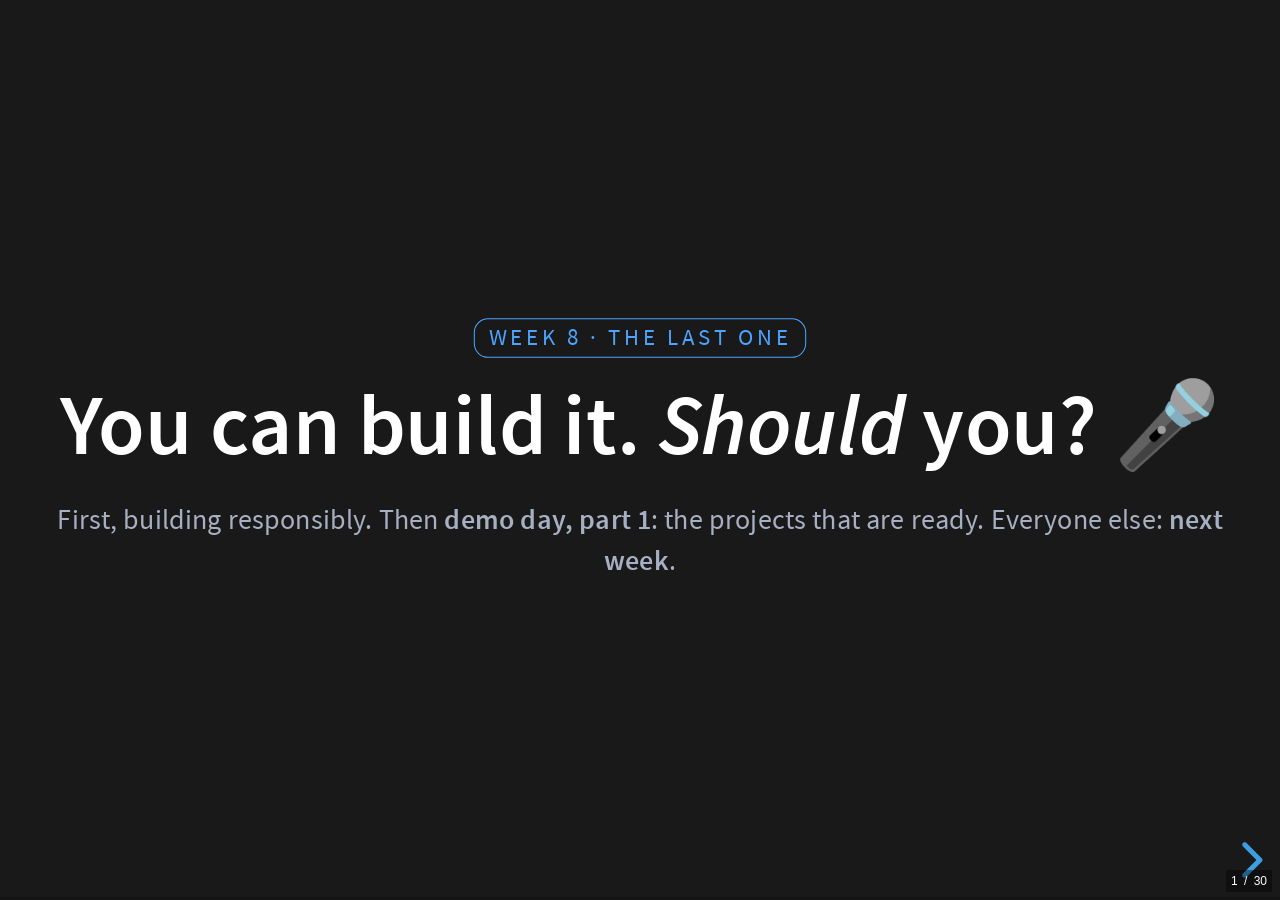
<file: docs/weeks/week8/index.html>
<!DOCTYPE html>
<html lang="en">
<head>
<meta charset="utf-8">
<meta name="viewport" content="width=device-width, initial-scale=1">
<title>Week 8 — Responsible AI & demo day</title>
<link rel="stylesheet" href="../../assets/reveal/dist/reset.css">
<link rel="stylesheet" href="../../assets/reveal/dist/reveal.css">
<link rel="stylesheet" href="../../assets/reveal/dist/theme/black.css">
<link rel="stylesheet" href="../../assets/course.css">
<style>
  .reveal h1 { font-size: 2.0em; text-transform: none; }
  .reveal h2 { font-size: 1.35em; text-transform: none; margin-bottom: 14px; }
  .reveal p, .reveal li { font-size: 0.84em; line-height: 1.42; }
  .reveal .small, .reveal .small li { font-size: 0.66em; color: #a7b0c2; line-height: 1.45; }
  .reveal ul { margin-left: 0.6em; }
  .reveal li { margin-bottom: 11px; }
  .reveal .analogy { font-size: 0.72em; padding: 13px 22px; margin-top: 14px; }
  .reveal .analogy::before { font-size: 0.85em; }
  .reveal .predict { font-size: 0.85em; }
  .reveal .easter-egg p { font-size: 0.72em; }
  .reveal .tiny-hint { position: absolute; bottom: -40px; right: 0; font-size: 0.3em; color: #4a5468; }
  .reveal .vote-card { border:1px solid #2a3450; border-radius:10px; padding:13px 20px; margin:9px 0; background:#1a2233; font-size:.62em; text-align:left; }
  .reveal .res-list { font-size: 0.6em; text-align: left; }
  .reveal .res-list li { margin: 7px 0; }
  .reveal .res-list a, .reveal a { color: #4da3ff; }
  .reveal .tier { padding: 10px 18px; }
  .reveal .tier p { font-size: 0.66em; margin: 6px 0; }
  .reveal .closing-quote { font-size: 1.05em; }
  .reveal svg { max-width: 100%; height: auto; }
  .reveal .caption { font-size: 0.58em; color: #9aa4b8; margin-top: 8px; }
  .reveal figure.photo { margin: 10px auto; }
  .reveal figure.photo img { max-height: 300px; width: auto; border-radius: 14px; box-shadow: 0 8px 30px rgba(0,0,0,.45); }
  .reveal figure.photo .photo-fallback { display: none; }
  .reveal figure.photo.no-photo img { display: none; }
  .reveal figure.photo.no-photo .photo-fallback { display: block; }
  .reveal figure.photo figcaption { font-size: 0.42em; color: #7b8497; margin-top: 8px; }
  .reveal .zoom-do {
    border: 2px solid #7ee0a3; border-radius: 14px; padding: 16px 26px;
    background: rgba(126,224,163,0.07); text-align: left; margin: 14px auto; max-width: 880px;
  }
  .reveal .zoom-do p { font-size: 0.72em; margin: 9px 0; }
  .reveal .zoom-do .step { color: #7ee0a3; font-weight: 700; margin-right: 8px; }
  .reveal section[data-poll] .chip { border-color: #7ee0a3; color: #7ee0a3; }
  /* act divider cards */
  .reveal .act { color: #ffb454; font-size: 0.55em; letter-spacing: 3px; text-transform: uppercase; margin-bottom: 6px; }
  /* checkpoint blocks */
  .reveal .checkpoint { border: 2px solid #4da3ff; background: rgba(77,163,255,.07); border-radius: 14px; padding: 10px 24px; margin: 12px auto; max-width: 900px; text-align: left; }
  .reveal .checkpoint li { font-size: 0.62em; margin: 10px 0; }
  /* the farmer chain, reused in the recap */
  .reveal .chain { display: flex; gap: 8px; justify-content: center; flex-wrap: wrap; margin: 14px 0; }
  .reveal .chain span { border: 1px solid #2a3450; background: #1a2233; border-radius: 999px; padding: 6px 14px; font-size: 0.46em; color: #e8edf5; }
  .reveal .chain span.new { border-color: #ffb454; color: #ffb454; }

  /* ---- Week 4 components ---- */
  .reveal .w4-row { display:flex; gap:18px; align-items:flex-start; }
  .reveal .w4-card { flex:1; background:#1a2233; border:1px solid #2a3450; border-radius:12px; padding:12px 16px; text-align:left; }
  .reveal .w4-card p { font-size:.6em; margin:6px 0; line-height:1.4; }
  .reveal .w4-hd { font-weight:700; font-size:.66em; margin-bottom:4px; }
  .reveal .w4-muted { color:#9aa4b8; }
  .reveal .w4-grid { display:grid; grid-template-columns:1fr 1fr; gap:12px; margin-top:8px; }
  .reveal .w4-cites { display:flex; flex-direction:column; gap:5px; margin-top:6px; text-align:left; }
  .reveal .w4-cite { background:#1a2233; border:1px solid #2a3450; border-radius:10px; padding:5px 14px; font-size:.45em; line-height:1.32; }
  .reveal .w4-cite > b { display:inline-block; width:1.6em; height:1.6em; line-height:1.6em; text-align:center; border-radius:50%; background:#4da3ff; color:#0d1320; margin-right:8px; }
  .reveal .w4-cite .quiz-answer { display:block; margin-top:4px; color:#ffb454; font-weight:600; }
  .reveal .w4-steps { display:grid; grid-template-columns:1fr 1fr; gap:12px; margin-top:10px; text-align:left; }
  .reveal .w4-step { background:#1a2233; border:1px solid #2a3450; border-radius:12px; padding:10px 14px; font-size:.56em; line-height:1.4; }
  .reveal .w4-step b { display:block; color:#4da3ff; font-size:1.1em; margin-bottom:3px; }
  .reveal .w4-list { margin:4px 0 0 1em; font-size:.58em; }
  .reveal .w4-list li { margin:5px 0; }
  .reveal .w4-timeline { display:flex; flex-wrap:wrap; gap:8px; justify-content:center; align-items:center; margin-top:14px; font-size:.5em; }
  .reveal .w4-timeline span:not(:nth-child(even)) { border:1px solid #2a3450; background:#1a2233; border-radius:999px; padding:5px 12px; }
  .reveal .w4-timeline span:nth-child(even) { color:#55607a; }
  .reveal .w4-timeline b { color:#4da3ff; margin-right:4px; }
  .reveal .w4-projects { display:grid; grid-template-columns:1fr 1fr; gap:10px; margin-top:6px; text-align:left; }
  .reveal .w4-proj { background:#1a2233; border:1px solid #2a3450; border-radius:10px; padding:8px 12px; font-size:.44em; line-height:1.3; }
  .reveal .w4-proj p { margin:3px 0; font-size:1em; color:#c8d0dd; }
  .reveal .w4-proj-t { font-weight:700; font-size:1.1em; color:#e8edf5; margin-bottom:3px; }
  .reveal .w4-badge { display:inline-block; border:1px solid; border-radius:999px; padding:0 8px; font-size:.78em; font-weight:700; margin-left:6px; vertical-align:middle; }
  .reveal .w4-stack { margin-top:4px; padding:3px 8px; border-radius:6px; background:#141a26; font-size:.95em; color:#dfe5ee; }
  .reveal .w4-stack .nc { color:#7ee0a3; font-weight:700; margin-right:4px; }
  .reveal .w4-stack .cd { color:#4da3ff; font-weight:700; margin-right:4px; }
  .reveal .sub-small { font-size:.5em; color:#9aa4b8; margin:-6px 0 6px; }
  .reveal .w4-levels { display:grid; grid-template-columns:1fr 1fr; gap:12px; text-align:left; }
  .reveal .w4-lvcol { display:flex; flex-direction:column; gap:6px; }
  .reveal .w4-lvhd { color:#fff; font-weight:800; font-size:.5em; border-radius:8px; padding:4px 10px; }
  .reveal .w4-lv { background:#1a2233; border:1px solid #2a3450; border-radius:10px; padding:5px 10px; font-size:.38em; line-height:1.28; }
  .reveal .w4-lv p { margin:2px 0; font-size:1em; color:#c8d0dd; }
  .reveal .w4-lv .w4-learn { color:#ffb454; }
  .reveal table.w4-tb { width:100%; border-collapse:separate; border-spacing:0 4px; font-size:.405em; margin-top:2px; }
  .reveal table.w4-tb th, .reveal table.w4-tb td { border:none; padding:4px 10px; text-align:left; vertical-align:middle; background:#1a2233; line-height:1.3; }
  .reveal table.w4-tb tr > :first-child { border-radius:8px 0 0 8px; color:#e8edf5; width:24%; }
  .reveal table.w4-tb tr > :last-child { border-radius:0 8px 8px 0; }
  .reveal table.w4-tb tr:first-child th { background:transparent; font-size:1.05em; }
  .reveal table.w4-tb td { color:#dfe5ee; }
  .reveal table.w4-tb .wk { width:4.5em; text-align:center; color:#ffb454; font-weight:700; }
  .reveal .w4-shrink { display:flex; flex-direction:column; gap:10px; margin-top:10px; font-size:.6em; text-align:left; }
  .reveal .w4-shrink > div { display:grid; grid-template-columns:1fr 2em 1.6fr; align-items:center; background:#1a2233; border:1px solid #2a3450; border-radius:10px; padding:9px 14px; }
  .reveal .w4-shrink .big { color:#ff9b9b; } .reveal .w4-shrink .arr { color:#9aa4b8; text-align:center; } .reveal .w4-shrink .ok { color:#7ee0a3; }
  .reveal .w4-camp { display:grid; grid-template-columns:1fr 7.5em 1fr; gap:10px; align-items:stretch; text-align:left; margin-top:4px; }
  .reveal .w4-camp-col .w4-hd { font-size:.56em; } .reveal .w4-camp-col { background:#1a2233; border:1px solid #2a3450; border-radius:10px; padding:7px 12px; }
  .reveal .w4-camp-bot { background:rgba(255,180,84,.08); border:2px solid #ffb454; border-radius:14px; padding:8px; text-align:center; font-size:.55em; display:flex; flex-direction:column; justify-content:center; }
  .reveal .w4-mini { margin:2px 0 0 1em; font-size:.46em; line-height:1.35; }
  .reveal .w4-mini li { margin:2px 0; }
  .reveal .w4-pg3 { display:grid; grid-template-columns:1fr 1fr 1fr; gap:10px; text-align:left; margin-top:2px; }
  .reveal .w4-pg-card { background:#1a2233; border:1px solid #2a3450; border-radius:10px; padding:6px 11px; font-size:.44em; line-height:1.32; color:#dfe5ee; }
  .reveal .w4-pg-card .w4-hd { font-size:1.22em; }
  .reveal .w4-pg-card p { margin:3px 0; }
  .reveal .w4-pg-card .w4-mini { font-size:1em; margin-top:0; }
  .reveal .w4-pg-say { background:#141a26; border-left:3px solid #ffb454; border-radius:4px; padding:3px 7px; font-style:italic; }
  .reveal .w4-pg-flow { display:flex; flex-wrap:wrap; justify-content:center; align-items:center; gap:4px 5px; margin-top:8px; font-size:.4em; }
  .reveal .w4-pg-flow span { background:rgba(77,163,255,.1); border:1px solid #4da3ff; border-radius:16px; padding:3px 10px; color:#e8edf5; }
  .reveal .w4-pg-flow b { color:#4da3ff; }
  .reveal .w4-pg-you { margin-top:8px; background:rgba(255,180,84,.07); border:1px solid #ffb454; border-radius:10px; padding:6px 12px; text-align:left; }
  .reveal .w4-pg-you > .w4-hd { font-size:.5em; }
  .reveal .w4-pg-ideas { display:grid; grid-template-columns:1fr 1fr; gap:3px 16px; font-size:.42em; line-height:1.3; color:#dfe5ee; }
  .reveal .w4-sk3 { display:grid; grid-template-columns:1fr 1.6em 1fr 1.6em 1.15fr; gap:6px; align-items:stretch; text-align:left; margin-top:6px; }
  .reveal .w4-sk-card { background:#1a2233; border:1px solid #2a3450; border-radius:10px; padding:8px 12px; font-size:.5em; line-height:1.35; color:#dfe5ee; }
  .reveal .w4-sk-card .w4-hd { font-size:1.25em; }
  .reveal .w4-sk-card p { margin:5px 0; }
  .reveal .w4-sk-wk { font-size:.8em; letter-spacing:.08em; text-transform:uppercase; color:#9aa4b8; font-weight:700; }
  .reveal .w4-sk-arrow { align-self:center; text-align:center; color:#4da3ff; font-size:.8em; }
  .reveal .w4-sk-analogy { margin-top:12px; background:rgba(255,180,84,.08); border:1px solid #ffb454; border-radius:10px; padding:8px 16px; font-size:.5em; text-align:left; color:#e8edf5; }
  .reveal .w4-sk-file { flex:1.1; margin:0; background:#0f141e; border:1px solid #2a3450; border-radius:10px; padding:10px 14px; font-size:.36em; line-height:1.4; text-align:left; white-space:pre; color:#dfe5ee; box-shadow:none; width:auto; }
  .reveal .w4-sk-file .d { color:#ffb454; } .reveal .w4-sk-file .m { color:#6b7891; } .reveal .w4-sk-file .k { color:#7ee0a3; font-weight:700; }
  .reveal .w4-sk-how { flex:1; display:flex; flex-direction:column; gap:8px; }
  .reveal .w4-sk-step { background:#1a2233; border:1px solid #2a3450; border-left:4px solid #4da3ff; border-radius:8px; padding:7px 12px; font-size:.44em; line-height:1.35; text-align:left; color:#dfe5ee; }
  .reveal .w4-sk-step b { display:block; color:#4da3ff; margin-bottom:2px; }
  .reveal .w4-sk-tryit { margin:6px auto 0; max-width:1000px; display:flex; flex-direction:column; gap:3px; background:#141a26; border:1px solid #7ee0a3; border-radius:10px; padding:6px 14px; font-size:.4em; line-height:1.35; text-align:left; color:#dfe5ee; }
  .reveal .w4-api { display:grid; grid-template-columns:1.08fr 1fr; gap:12px; text-align:left; }
  .reveal .w4-api-col { display:flex; flex-direction:column; gap:6px; min-width:0; }
  .reveal .w4-api-hd { font-weight:700; font-size:.44em; }
  .reveal .w4-api-hd span { font-weight:400; color:#9aa4b8; margin-left:6px; font-size:.85em; }
  .reveal pre.w4-api-code { margin:0; width:auto; box-shadow:none; background:#0f141e; border:1px solid #2a3450; border-radius:10px; padding:8px 12px; font-size:.3em; line-height:1.38; white-space:pre; color:#dfe5ee; overflow:hidden; }
  .reveal .w4-api-code .k { color:#4da3ff; } .reveal .w4-api-code .s { color:#ffb454; } .reveal .w4-api-code .n { color:#e8edf5; font-weight:700; }
  .reveal .w4-api-code .n.hi { color:#7ee0a3; } .reveal .w4-api-code .c { color:#6b7891; font-style:italic; }
  .reveal .w4-api-read { background:rgba(126,224,163,.07); border:1px solid #7ee0a3; border-radius:10px; padding:6px 10px; font-size:.38em; line-height:1.35; display:flex; flex-direction:column; gap:3px; color:#dfe5ee; }
  .reveal .w4-api-read b { color:#7ee0a3; }
  .reveal .w4-skd { display:grid; grid-template-columns:1.15fr 1fr; gap:14px; align-items:stretch; text-align:left; }
  .reveal .w4-skd-left { display:flex; flex-direction:column; gap:7px; }
  .reveal .w4-skd-left .w4-sk-step { font-size:.4em; }
  .reveal .w4-skd-left code { background:#0f141e; padding:0 4px; border-radius:4px; font-size:.85em; }
  .reveal .w4-skd-shot { margin:0; display:flex; }
  .reveal .w4-skd-shot img { width:100%; height:auto; max-height:470px; object-fit:contain; border-radius:10px; border:1px solid #2a3450; margin:0; }
  .reveal .w4-skd-ph { display:none; flex:1; flex-direction:column; align-items:center; justify-content:center; gap:6px; border:2px dashed #4da3ff; border-radius:12px; background:rgba(77,163,255,.05); font-size:.48em; text-align:center; color:#e8edf5; min-height:340px; }
  .reveal .w4-skd-ph code { font-size:.9em; color:#ffb454; }
  .reveal .w4-li { text-align:left; font-size:.42em; color:#dfe5ee; display:flex; flex-direction:column; gap:8px; }
  .reveal .w4-li button { font:inherit; background:#1a2233; color:#dfe5ee; border:1px solid #2a3450; border-radius:8px; padding:4px 10px; cursor:pointer; }
  .reveal .w4-li button.on { background:#4da3ff; color:#0f141e; border-color:#4da3ff; font-weight:700; }
  .reveal .w4-li button:disabled { opacity:.5; cursor:wait; }
  .reveal .w4-li-bar { display:flex; flex-wrap:wrap; align-items:center; gap:10px; }
  .reveal .w4-li-grp { display:inline-flex; gap:0; } .reveal .w4-li-grp button { border-radius:0; } .reveal .w4-li-grp button:first-child { border-radius:8px 0 0 8px; } .reveal .w4-li-grp button:last-child { border-radius:0 8px 8px 0; }
  .reveal .w4-li-chk { display:inline-flex; align-items:center; gap:6px; background:rgba(255,107,107,.08); border:1px solid #ff6b6b; border-radius:8px; padding:3px 10px; cursor:pointer; }
  .reveal .w4-li-mode { color:#7ee0a3; margin-left:auto; } .reveal .w4-li-mode.warn { color:#ffb454; }
  .reveal .w4-li-setup { display:flex; flex-wrap:wrap; gap:8px; align-items:center; background:#141a26; border:1px dashed #4da3ff; border-radius:8px; padding:6px 10px; }
  .reveal .w4-li-setup input { font:inherit; background:#0f141e; color:#dfe5ee; border:1px solid #2a3450; border-radius:6px; padding:3px 6px; width:16em; margin-left:4px; }
  .reveal .w4-li-setup[hidden] { display:none; }
  .reveal .w4-li-qs { display:flex; flex-wrap:wrap; gap:6px; }
  .reveal .w4-li-row { display:flex; gap:8px; align-items:stretch; }
  .reveal .w4-li-q { flex:1; font:inherit; background:#0f141e; color:#e8edf5; border:1px solid #2a3450; border-radius:8px; padding:6px 8px; resize:none; }
  .reveal .w4-li-run { background:#7ee0a3 !important; color:#0f141e !important; font-weight:700; border-color:#7ee0a3 !important; padding:4px 16px !important; }
  .reveal .w4-li-out { display:flex; flex-direction:column; gap:8px; min-height:200px; }
  .reveal .w4-li-lbl { color:#9aa4b8; margin-bottom:3px; }
  .reveal .w4-li-cards { display:grid; grid-template-columns:repeat(4,1fr); gap:6px; }
  .reveal .w4-li-card { background:#1a2233; border:1px solid #2a3450; border-radius:8px; padding:6px 8px; line-height:1.3; max-height:7.2em; overflow:auto; }
  .reveal .w4-li-card.wait { color:#6b7891; } .reveal .w4-li-card.err { border-color:#ffb454; color:#ffb454; }
  .reveal .w4-li-sch { text-decoration:none; }
  .reveal .w4-hw-stats { display:flex; gap:10px; margin:2px 0 8px; }
  .reveal .w4-hw-stats div { flex:1; background:#1a2233; border:1px solid #2a3450; border-radius:10px; padding:5px 8px; font-size:.42em; text-align:center; color:#dfe5ee; }
  .reveal .w4-hw-stats b { display:block; font-size:2em; color:#ffb454; line-height:1.1; }
  .reveal .w4-hw-grid { display:grid; grid-template-columns:repeat(4,1fr); gap:8px; text-align:left; }
  .reveal .w4-hw-grid3 { grid-template-columns:repeat(3,1fr); }
  .reveal .w4-hw-grid3 .w4-hw-card { font-size:.48em; padding:9px 12px; }
  .reveal .w4-hw-card { background:#1a2233; border:1px solid #2a3450; border-radius:10px; padding:7px 10px; font-size:.43em; line-height:1.35; color:#dfe5ee; }
  .reveal .w4-hw-card .w4-hd { font-size:1.12em; line-height:1.25; }
  .reveal .w4-hw-card p { margin:4px 0; }
  .reveal .w4-hw-q { font-style:italic; }
  .reveal .w4-hw-why { color:#7ee0a3; }
  .reveal .w4-hw-foot { margin-top:8px; display:flex; flex-direction:column; gap:4px; background:#141a26; border:1px solid #2a3450; border-radius:10px; padding:6px 12px; font-size:.4em; text-align:left; color:#dfe5ee; }
  .reveal .w4-sh-link { margin:6px 0 10px; }
  .reveal .w4-sh-btn { display:inline-block; background:#7ee0a3; color:#0f141e !important; font-weight:800; font-size:.8em; padding:10px 28px; border-radius:12px; text-decoration:none; }
  .reveal .w4-sh-btn[hidden], .reveal .w4-sh-wait[hidden] { display:none; }
  .reveal .w4-sh-wait { display:inline-block; border:2px dashed #7ee0a3; color:#7ee0a3; font-size:.6em; padding:8px 22px; border-radius:12px; }
  .reveal .w4-sh-legend { display:flex; justify-content:center; flex-wrap:wrap; gap:8px; font-size:.44em; }
  .reveal .w4-sh-legend span { border:2px solid; border-radius:16px; padding:3px 12px; color:#dfe5ee; background:#141a26; }
  .reveal .w4-sh-legend em { color:#7ee0a3; font-style:normal; }
  .reveal .w3x { text-align:left; }
  .reveal .w3x p { font-size:inherit; }
  .reveal .w4-pg-links { margin-top:4px !important; } .reveal .w4-pg-links a { color:#4da3ff; text-decoration:none; }
  .reveal .w4-camp-guard { margin-top:8px; background:rgba(255,107,107,.07); border:1px solid #ff6b6b; border-radius:10px; padding:6px 12px; text-align:left; }
  .reveal .w4-guards { display:grid; grid-template-columns:1fr 1fr; gap:3px 16px; font-size:.44em; line-height:1.3; color:#dfe5ee; }
  .reveal a.w4-guide { display:none; font-size:.8em; font-weight:700; color:#0d1320; background:#ffb454; border-radius:999px; padding:0 8px; margin-left:4px; text-decoration:none; vertical-align:middle; }
  .reveal a.w4-guide:hover { background:#ffd08a; }
  .reveal .w4-covrow { display:grid; grid-template-columns:repeat(7,1fr); gap:7px; margin-top:6px; text-align:left; }
  .reveal .w4-cov { background:#1a2233; border:1px solid #2a3450; border-radius:10px; padding:7px 7px 9px; font-size:.4em; }
  .reveal .w4-cov-w { font-weight:800; font-size:1.5em; line-height:1.1; }
  .reveal .w4-cov-s { color:#9aa4b8; font-size:.9em; margin-bottom:6px; }
  .reveal .w4-chip { display:block; background:#141a26; border:1px solid #2a3450; border-radius:6px; padding:3px 6px; margin:4px 0; color:#dfe5ee; line-height:1.25; }
  /* reveal.js treats any .stretch element as 'fill the remaining height'; the exercise tier must not */
  .reveal .tier.stretch { height:auto !important; width:auto !important; }
  /* ---- Week 5 components ---- */
  .reveal a.w5-colab { display:inline-block; background:#ffb454; color:#0f141e !important; font-weight:800; font-size:.62em; padding:10px 24px; border-radius:12px; text-decoration:none; }
  .reveal .w5-rest { display:flex; align-items:stretch; justify-content:center; gap:8px; margin-top:10px; }
  .reveal .w5-rest-card { flex:1; background:#1a2233; border:2px solid #2a3450; border-radius:12px; padding:12px; display:flex; flex-direction:column; gap:4px; font-size:.68em; color:#dfe5ee; }
  .reveal .w5-rest-card b { font-size:1.2em; color:#e8edf5; } .reveal .w5-rest-card span { color:#9aa4b8; font-size:.9em; }
  .reveal .w5-ic { font-size:2.2em; line-height:1.1; }
  .reveal .w5-arrow { align-self:center; color:#4da3ff; font-size:.9em; }
  .reveal .w5-layers { display:flex; gap:8px; margin-top:10px; }
  .reveal .w5-layer { flex:1; background:#1a2233; border:1px solid #2a3450; border-top:5px solid var(--k); border-radius:10px; padding:10px 12px; display:flex; flex-direction:column; gap:4px; font-size:.62em; text-align:left; color:#e8edf5; }
  .reveal .w5-layer b { color:var(--k); font-size:1.6em; line-height:1; } .reveal .w5-layer span { font-weight:700; } .reveal .w5-layer small { color:#9aa4b8; font-size:.88em; }
  .reveal .w5-setup { display:grid; grid-template-columns:repeat(4,1fr); gap:10px; text-align:left; }
  .reveal .w5-setup .w4-step { font-size:.62em; }
  .reveal .w5-setup code, .reveal .w5-ask code, .reveal .w5-box code { background:#0f141e; padding:0 5px; border-radius:4px; font-size:.92em; }
  .reveal .w5-ask { display:flex; flex-wrap:wrap; gap:6px 18px; justify-content:center; background:rgba(126,224,163,.08); border:1px dashed #7ee0a3; border-radius:10px; padding:9px 14px; font-size:.62em; color:#e8edf5; margin-top:12px; }
  .reveal .w5-key { margin-top:10px; background:rgba(255,107,107,.08); border:1px solid #ff6b6b; border-radius:10px; padding:9px 14px; font-size:.58em; text-align:left; color:#e8edf5; }
  .reveal pre.w5-code { margin:0; width:auto; box-shadow:none; background:#0f141e; border:1px solid #2a3450; border-radius:10px; padding:12px 16px; font-size:.46em; line-height:1.45; text-align:left; white-space:pre; color:#dfe5ee; }
  .reveal .w5-call { display:flex; gap:10px; align-items:stretch; margin-top:6px; }
  .reveal .w5-box { flex:1; background:#1a2233; border:2px solid #2a3450; border-radius:12px; padding:10px 16px; text-align:left; font-size:.62em; color:#dfe5ee; }
  .reveal .w5-box p { margin:4px 0; }
  .reveal .w5-flow { display:flex; flex-wrap:wrap; justify-content:center; align-items:center; gap:5px; margin-top:14px; font-size:.52em; }
  .reveal .w5-flow span { background:rgba(77,163,255,.1); border:1px solid #4da3ff; border-radius:16px; padding:3px 10px; color:#e8edf5; } .reveal .w5-flow b { color:#4da3ff; }
  .reveal .w5-attacks { display:grid; grid-template-columns:repeat(5,1fr); gap:8px; }
  .reveal .w5-attacks div { background:#1a2233; border:1px solid #2a3450; border-top:4px solid #ff6b6b; border-radius:10px; padding:10px; font-size:.64em; color:#dfe5ee; text-align:left; }
  .reveal .w5-attacks b { display:block; color:#ff6b6b; font-size:1.6em; line-height:1.1; }
  .reveal .w5-apps { display:grid; grid-template-columns:repeat(4,1fr); gap:8px; }
  .reveal .w5-app { background:#1a2233; border:1px solid #2a3450; border-top:5px solid var(--k); border-radius:10px; padding:10px 12px; font-size:.62em; color:#e8edf5; text-align:left; display:flex; flex-direction:column; gap:4px; }
  .reveal .w5-app b { color:var(--k); font-size:1.6em; line-height:1; } .reveal .w5-app small { color:#9aa4b8; }
  .reveal .w5-fcflow { display:grid; grid-template-columns:repeat(4,1fr); gap:8px; }
  .reveal .w5-fcflow b { display:block; color:#4da3ff; font-size:1.5em; line-height:1.1; }
  .reveal .w5-idea { background:rgba(255,180,84,.08); border:1px solid #ffb454; border-radius:10px; padding:8px 16px; font-size:.62em; color:#e8edf5; text-align:left; }
  .reveal .w5-rule { margin-top:12px; background:#141a26; border:1px solid #2a3450; border-radius:10px; padding:8px 14px; font-size:.6em; color:#e8edf5; }
  .reveal .w5-inbox { display:flex; flex-direction:column; gap:3px; text-align:left; font-size:.47em; }
  .reveal .w5-inbox div { background:#1a2233; border:1px solid #2a3450; border-radius:8px; padding:4px 12px; color:#e8edf5; display:flex; gap:10px; align-items:baseline; }
  .reveal .w5-inbox b { color:#9aa4b8; min-width:1.8em; text-align:right; font-weight:700; }
  .reveal .w5-inbox span { color:#ffb454; font-weight:700; font-size:.85em; min-width:1.2em; }
  .reveal .w5-probs { display:flex; gap:8px; margin-top:10px; font-size:.48em; }
  .reveal .w5-probs span { flex:1; background:#141a26; border:1px solid #2a3450; border-radius:8px; padding:6px 10px; color:#dfe5ee; text-align:left; }
  /* ---- Week 6 components ---- */
  .reveal .w6-books { display:grid; grid-template-columns:1fr 1fr; gap:14px; margin-top:8px; text-align:left; }
  .reveal .w6-book { background:#1a2233; border:2px solid #2a3450; border-radius:14px; padding:12px 18px; font-size:.62em; color:#dfe5ee; }
  .reveal .w6-book .w5-ic { font-size:2em; }
  .reveal .w6-book p { margin:6px 0; }
  .reveal .w6-tests { display:flex; flex-direction:column; gap:5px; text-align:left; font-size:.5em; }
  .reveal .w6-tests div { background:#1a2233; border:1px solid #2a3450; border-radius:8px; padding:5px 12px; color:#e8edf5; display:flex; gap:10px; align-items:baseline; }
  .reveal .w6-tests b { color:#ffb454; min-width:1.2em; }
  .reveal .w6-tests em { color:#9aa4b8; font-style:normal; margin-left:auto; font-size:.85em; white-space:nowrap; }
  .reveal .w6-stats { display:flex; gap:10px; margin:8px 0; }
  .reveal .w6-stats div { flex:1; background:#1a2233; border:1px solid #2a3450; border-radius:12px; padding:8px 10px; font-size:.5em; color:#dfe5ee; text-align:center; }
  .reveal .w6-stats b { display:block; font-size:2em; line-height:1.1; color:#ffb454; }
  .reveal .w6-path { display:flex; gap:6px; align-items:center; justify-content:center; flex-wrap:wrap; margin:6px 0 12px; font-size:.5em; }
  .reveal .w6-path span { border:1px solid #2a3450; background:#1a2233; border-radius:999px; padding:5px 12px; color:#dfe5ee; }
  .reveal .w6-path span.done { border-color:#7ee0a3; color:#7ee0a3; }
  .reveal .w6-path span.now { border-color:#ffb454; color:#0f141e; background:#ffb454; font-weight:800; }
  .reveal .w6-path i { color:#55607a; font-style:normal; }
  .reveal .w6-letters { display:grid; grid-template-columns:repeat(4,1fr); gap:8px; }
  .reveal .w6-letters div { background:#1a2233; border:1px solid #2a3450; border-top:5px solid var(--k); border-radius:10px; padding:9px 10px; font-size:.56em; text-align:left; color:#dfe5ee; }
  .reveal .w6-letters b { display:block; color:var(--k); font-size:1.8em; line-height:1.05; }
  .reveal .w6-quiz { display:flex; flex-direction:column; gap:6px; text-align:left; margin-top:6px; }
  .reveal .w6-quiz div { background:#1a2233; border:1px solid #2a3450; border-radius:10px; padding:7px 14px; font-size:.54em; color:#e8edf5; display:flex; gap:12px; align-items:center; }
  .reveal .w6-quiz div > b { color:#4da3ff; min-width:1.1em; }
  .reveal .w6-quiz .quiz-answer { margin-left:auto; white-space:nowrap; }
  .reveal .w6-rule { display:grid; grid-template-columns:1fr 1fr 1fr; gap:10px; text-align:left; margin-top:8px; }
  .reveal .w6-rule .w4-step { font-size:.52em; }
  .reveal svg.w6-map text { font-family:inherit; }
  .reveal .w6-quiz .ask { margin-left:auto; white-space:nowrap; color:#7ee0a3; }
  /* ---- Week 7 components ---- */
  .reveal .w7-chat { max-width:760px; margin:6px auto; display:flex; flex-direction:column; gap:8px; text-align:left; }
  .reveal .w7-msg { background:#1f2c25; border:1px solid #2f5a44; border-radius:14px 14px 14px 4px; padding:10px 16px; font-size:.6em; color:#e8edf5; max-width:85%; }
  .reveal .w7-msg.me { align-self:flex-end; background:#1a2a3d; border-color:#2f4a6e; border-radius:14px 14px 4px 14px; }
  .reveal .w7-msg small { display:block; color:#9aa4b8; font-size:.8em; margin-bottom:2px; }
  .reveal .w7-goal { margin:10px auto 0; max-width:880px; background:rgba(255,180,84,.08); border:2px solid #ffb454; border-radius:12px; padding:8px 18px; font-size:.62em; color:#e8edf5; }
  .reveal .w7-steps { display:flex; flex-direction:column; gap:7px; text-align:left; }
  .reveal .w7-step { display:grid; grid-template-columns:2.2em 1fr 1.3fr; gap:10px; align-items:center; background:#1a2233; border:1px solid #2a3450; border-radius:10px; padding:7px 12px; font-size:.52em; color:#dfe5ee; }
  .reveal .w7-step b.n { display:flex; align-items:center; justify-content:center; width:1.9em; height:1.9em; border-radius:50%; background:#4da3ff; color:#0d1320; }
  .reveal .w7-step .obs { color:#7ee0a3; font-style:italic; }
  .reveal .w7-step.turn { border-color:#ffb454; }
  .reveal .w7-step.turn .obs { color:#ffb454; }
  .reveal .w7-speech { background:#1a2233; border:2px solid #c792ea; border-radius:16px; padding:10px 18px; font-size:.6em; color:#e8edf5; text-align:left; position:relative; }
  .reveal .w7-speech p { margin:5px 0; }
  .reveal .w7-can { display:grid; grid-template-columns:1fr 1fr; gap:6px 16px; margin-top:6px; }
  .reveal .w7-loop { display:grid; grid-template-columns:1fr 1.1fr 1fr; gap:10px; align-items:stretch; margin-top:6px; }
  .reveal .w7-box { background:#1a2233; border:2px solid #2a3450; border-radius:12px; padding:10px 14px; text-align:left; font-size:.56em; color:#dfe5ee; }
  .reveal .w7-box p { margin:5px 0; }
  .reveal .w7-trace { margin:0; width:auto; box-shadow:none; background:#0f141e; border:1px solid #2a3450; border-radius:10px; padding:10px 14px; font-size:.41em; line-height:1.45; text-align:left; white-space:pre; color:#dfe5ee; overflow:hidden; }
  .reveal .w7-trace .t { color:#c792ea; } .reveal .w7-trace .a { color:#4da3ff; } .reveal .w7-trace .o { color:#7ee0a3; } .reveal .w7-trace .w { color:#ffb454; }
  .reveal .w7-plans { display:flex; flex-direction:column; gap:5px; text-align:left; font-size:.44em; }
  .reveal .w7-plans div { background:#1a2233; border:1px solid #2a3450; border-radius:8px; padding:5px 12px; color:#dfe5ee; display:grid; grid-template-columns:11em 1fr; gap:10px; }
  .reveal .w7-plans b { color:#ffb454; } .reveal .w7-plans em { color:#ff9b9b; font-style:normal; font-weight:700; }
  .reveal .w7-flow { display:flex; align-items:center; justify-content:center; gap:8px; flex-wrap:wrap; margin-top:8px; font-size:.52em; }
  .reveal .w7-flow span { background:#1a2233; border:1px solid #2a3450; border-radius:10px; padding:8px 12px; color:#e8edf5; }
  .reveal .w7-flow b { color:#4da3ff; }
  /* ---- Week 8 ---- */
  .reveal .w8-comic { display:grid; grid-template-columns:repeat(4,1fr); gap:8px; text-align:left; }
  .reveal .w8-comic div { background:#1a2233; border:1px solid #2a3450; border-top:4px solid var(--k); border-radius:10px; padding:7px 10px; font-size:.43em; line-height:1.35; color:#dfe5ee; }
  .reveal .w8-comic b { display:block; color:var(--k); font-size:1.15em; margin-bottom:2px; }
  .reveal .w8-comic code { font-size:.85em; background:#0f141e; padding:0 3px; border-radius:3px; }
  /* week 8 mashup: group chat */
  .reveal .gc { column-count:2; column-gap:14px; text-align:left; background:#0f1520; border:1px solid #2a3450; border-radius:16px; padding:10px 14px; }
  .reveal .gc-top { column-span:all; display:flex; align-items:center; gap:10px; font-size:.5em; color:#e8edf5; border-bottom:1px solid #2a3450; padding-bottom:7px; margin-bottom:2px; }
  .reveal .gc-top small { color:#9aa4b8; }
  .reveal .gc-m { display:block; break-inside:avoid; margin:0 0 6px; background:#1f2c25; border:1px solid #2f5a44; border-radius:4px 12px 12px 12px; padding:4px 11px; font-size:.48em; color:#e8edf5; line-height:1.3; }
  .reveal .gc-m b { display:block; font-size:.86em; }
  .reveal .gc-m i.wk { float:right; font-style:normal; color:#9aa4b8; font-size:.8em; margin-left:12px; }
  .reveal .gc-sys { display:block; break-inside:avoid; text-align:center; background:#1a2233; color:#9aa4b8; border-radius:8px; padding:2px 10px; font-size:.4em; }
  .reveal .gc-m.me { margin-left:40px; background:#1a2a3d; border-color:#2f4a6e; border-radius:12px 4px 12px 12px; }
</style>
</head>
<body>
<!-- STUDENT EDITION - generated by build.py, do not edit by hand -->
<div class="reveal">
<div class="slides">
<!-- ==================== TITLE ==================== -->
<section id="w8-title">
  <p class="chip">Week 8 · the last one</p>
  <h1>You can build it. <em>Should</em> you? 🎤</h1>
  <p class="small">First, building responsibly. Then <strong>demo day, part 1</strong>: the projects that are ready. Everyone else: <strong>next week</strong>.</p>
</section>

<!-- ==================== EASTER EGGS ==================== -->
<section id="w8-egg-last">
  <div class="easter-egg">
    <p>🥚 <strong>Last week's easter egg</strong></p>
    <p>When there's no tool and no API, only a website, some agents look at the screen, move the mouse,
    click and type. What is that ability called?</p>
  </div>
  <div class="waterfall">
    <span><span class="wf-step">1</span> Type your answer — <b>do NOT press send</b></span>
    <span><span class="wf-step">2</span> I count <b>3 · 2 · 1</b></span>
    <span><span class="wf-step">3</span> Everyone sends together</span>
  </div>
  <p class="small fragment"><strong>Computer use</strong>. The letter to save: <strong style="color:#ffb454">C</strong></p>
  <p class="small fragment">Your collection: <strong style="color:#ffb454;font-size:1.3em;letter-spacing:.3em">A · R · T · I · F · A · C</strong> …
  one more, today.</p>
</section>

<section id="w8-ready">
  <p class="chip">Before the demos</p>
  <h2>How ready are you? 💬</h2>
  <div class="w6-quiz">
    <div class="fragment"><b>1</b>When will you present? <strong>T</strong> today, it's ready · <strong>N</strong> next week, I'm taking the extra week <span class="ask">type <strong>T or N</strong></span></div>
  </div>
  <div class="waterfall" style="margin-top:10px">
    <span><span class="wf-step">1</span> Type — <b>do NOT press send</b></span>
    <span><span class="wf-step">2</span> I count <b>3 · 2 · 1</b></span>
    <span><span class="wf-step">3</span> Send together</span>
  </div>
  <p class="small fragment" style="margin-top:8px;color:#7ee0a3"><strong>N is a perfectly good answer.</strong> Everyone gets one more week.</p>
</section>

<section id="w8-egg">
  <div class="easter-egg">
    <p>🥚 <strong>The final easter egg</strong></p>
    <p>A responsible AI system is <strong>open about itself</strong>: it tells you that you're talking to a machine,
    what it was trained on, what it can't do, and why it gave an answer.</p>
    <p><strong>One word for that quality?</strong></p>
  </div>
  <p class="small">Keep it in your head. It completes the word, in about 25 minutes.</p>
</section>



<!-- ==================== THE SEVEN FISH: A DEEP RESEARCH AGENT ==================== -->
<section id="w8-fish">
  <p class="chip">A story you already know</p>
  <h2>Seven princes, seven fish. One won't dry 🐟</h2>
  <p class="small" style="margin:-6px 0 8px"><strong>ఏడు చేపల కథ</strong> · The king doesn't give up. He asks <em>why</em>, and every answer points to someone new.</p>
  <div class="w7-steps">
    <div class="w7-step fragment"><b class="n">1</b><span>🐟 "Fish, why didn't you dry?"</span><span class="obs">"The <strong>haystack</strong> blocked my sun."</span></div>
    <div class="w7-step fragment"><b class="n">2</b><span>🌾 "Haystack, why were you in the way?"</span><span class="obs">"The <strong>cow</strong> didn't eat me."</span></div>
    <div class="w7-step fragment"><b class="n">3</b><span>🐄 "Cow, why didn't you eat?"</span><span class="obs">"The <strong>cowherd</strong> didn't take me out to graze."</span></div>
    <div class="w7-step fragment"><b class="n">4</b><span>🧑‍🌾 "Cowherd, why not?"</span><span class="obs">"My <strong>mother</strong> didn't give me food."</span></div>
    <div class="w7-step fragment"><b class="n">5</b><span>👩 "Mother, why not?"</span><span class="obs">"The <strong>baby</strong> was crying."</span></div>
    <div class="w7-step fragment"><b class="n">6</b><span>👶 "Baby, why were you crying?"</span><span class="obs">"The <strong>ant</strong> bit me."</span></div>
    <div class="w7-step turn fragment"><b class="n">7</b><span>🐜 "Ant, why did you bite?"</span><span class="obs">…you'll hear its answer in a few slides 😉</span></div>
  </div>
  <div class="w5-ask fragment" style="margin-top:8px"><span>How many times did the king ask <strong>why</strong>? Type <strong>one number</strong></span></div>
</section>

<section id="w8-fish-agent">
  <p class="chip">Last week's agent, grown up</p>
  <h2>The king is a <em>deep research agent</em> 🔬</h2>
  <div class="w4-row" style="align-items:stretch;gap:12px">
    <div class="w5-box" style="flex:1">
      <div class="w4-hd" style="color:#9aa4b8">Week 7 · the hostel agent</div>
      <p>Clear goal, known helpers: warden → plumber → Chenna Reddy. <strong>About 8 steps.</strong></p>
    </div>
    <div class="w5-box" style="flex:1.3;border-color:#ffb454">
      <div class="w4-hd" style="color:#ffb454">Week 8 · the king</div>
      <p>Only a question: <em>"why didn't it dry?"</em> <strong>Each answer becomes the next search.</strong> The plan grows as he learns.</p>
    </div>
  </div>
  <div class="fragment">
  <p class="small" style="margin:12px 0 4px">Last week's loop, still inside: <strong>think → act → observe → repeat</strong></p>
  <div class="w5-flow" style="margin-top:0">
    <span>❓ question<br><small style="color:#ff9b9b;font-weight:700;font-size:.72em">🧠 think</small></span><b>→</b><span>🔎 search<br><small style="color:#ffb454;font-weight:700;font-size:.72em">🛠️ act</small></span><b>→</b><span>📖 read<br><small style="color:#4da3ff;font-weight:700;font-size:.72em">👀 observe</small></span><b>→</b><span>💡 new question<br><small style="color:#7ee0a3;font-weight:700;font-size:.72em">↺ repeat</small></span><b>↺</b>
    <span style="border-color:#7ee0a3">📝 report: the whole chain, every link with its source</span>
  </div>
  </div>
  <div class="w7-chat fragment" style="max-width:none;margin-top:12px">
    <div class="w7-msg me"><small>You ask a deep research agent</small>Why did tomato prices in Hyderabad jump this week?</div>
    <div class="w7-msg"><small>…it searches 4 times</small>Heavy rain in Kolar 🔗 → fewer lorries reached the market 🔗 → supply fell by a third 🔗 → prices rose. <strong>Each 🔗 is a source you can open.</strong></div>
  </div>
  <div class="w5-ask fragment" style="margin-top:10px"><span>When should it <strong>stop</strong> asking why? <strong>A</strong> at the root cause · <strong>B</strong> after a step limit · <strong>C</strong> both</span></div>
</section>

<!-- ==================== FROM THE HOSTEL AGENT TO A CODING AGENT ==================== -->
<section id="w8-hostel-to-code">
  <p class="chip">Same desk, new job</p>
  <h2 style="margin-bottom:8px">Last week's agent, now writing code 💻</h2>
  <div style="display:flex;gap:14px;justify-content:center">
    <div><svg viewBox="0 0 560 330" width="560" height="330" role="img" aria-label="Last week · the hostel agent">
<defs><marker id="hka" viewBox="0 0 10 10" refX="9" refY="5" markerWidth="7" markerHeight="7" orient="auto"><path d="M0,0 L10,5 L0,10 z" fill="#8b96ad"/></marker></defs>
<rect x="1" y="1" width="558" height="328" rx="16" fill="#141a26" stroke="#9aa4b8" stroke-width="1.5"/>
<text x="20" y="28" font-size="15" font-weight="800" fill="#9aa4b8">Last week · the hostel agent</text>
<rect x="16" y="42" width="318" height="40" rx="12" fill="#1f2738" stroke="#3a4560"/>
<text x="175" y="67" font-size="13.5" fill="#e8edf5" text-anchor="middle" font-style="italic">“Water is leaking in C-block, room 214!”</text>
<rect x="18" y="88" width="122" height="20" rx="10" fill="#9aa4b8"/><text x="79" y="102" font-size="11.5" font-weight="800" fill="#0d1320" text-anchor="middle">PROMPT · the goal</text>
<circle cx="52" cy="160" r="28" fill="#1a2233" stroke="#2a3450" stroke-width="2"/><text x="52" y="171" font-size="30" text-anchor="middle">🧑‍🎓</text>
<text x="52" y="205" font-size="13" fill="#e8edf5" font-weight="700" text-anchor="middle">Student</text>
<line x1="84" y1="160" x2="148" y2="160" stroke="#8b96ad" stroke-width="2" marker-end="url(#hka)"/>
<circle cx="200" cy="160" r="44" fill="#1a2233" stroke="#ffb454" stroke-width="3"/><text x="200" y="176" font-size="44" text-anchor="middle">🧑</text>
<text x="200" y="124" font-size="20" text-anchor="middle">🧠</text>
<text x="176" y="122" font-size="11.5" text-anchor="end"><tspan fill="#ff9b9b" font-weight="800">MODEL</tspan><tspan fill="#c8d0dd"> · Gemini</tspan></text>
<rect x="16" y="222" width="318" height="92" rx="12" fill="#18202f" stroke="#7ee0a3" stroke-dasharray="6 5"/>
<text x="26" y="240" font-size="11.5" font-weight="800" fill="#7ee0a3">HARNESS · the desk</text>
<text x="56" y="276" font-size="26" text-anchor="middle">☎️</text><text x="56" y="300" font-size="11.5" fill="#c8d0dd" text-anchor="middle">phone</text>
<text x="136" y="276" font-size="26" text-anchor="middle">📒</text><text x="136" y="300" font-size="11.5" fill="#c8d0dd" text-anchor="middle">notebook</text>
<text x="216" y="276" font-size="26" text-anchor="middle">📋</text><text x="216" y="300" font-size="11.5" fill="#c8d0dd" text-anchor="middle">rules card</text>
<text x="296" y="276" font-size="26" text-anchor="middle">⏱️</text><text x="296" y="300" font-size="11.5" fill="#c8d0dd" text-anchor="middle">15 tries</text>
<text x="452" y="52" font-size="11.5" font-weight="800" fill="#c792ea" text-anchor="middle">HELPERS</text>
<line x1="246" y1="160" x2="366" y2="86" stroke="#8b96ad" stroke-width="1.6" marker-end="url(#hka)"/>
<text x="388" y="95" font-size="26" text-anchor="middle">👩‍💼</text><text x="410" y="85" font-size="13" fill="#e8edf5" font-weight="700">Warden</text><text x="410" y="101" font-size="11.5" fill="#9aa4b8">approves the red lever</text>
<line x1="246" y1="160" x2="366" y2="138" stroke="#8b96ad" stroke-width="1.6" marker-end="url(#hka)"/>
<text x="388" y="147" font-size="26" text-anchor="middle">🧰</text><text x="410" y="137" font-size="13" fill="#e8edf5" font-weight="700">Plumber</text><text x="410" y="153" font-size="11.5" fill="#9aa4b8">knows who to call</text>
<line x1="246" y1="160" x2="366" y2="190" stroke="#8b96ad" stroke-width="1.6" marker-end="url(#hka)"/>
<text x="388" y="199" font-size="26" text-anchor="middle">🧔</text><text x="410" y="189" font-size="13" fill="#e8edf5" font-weight="700">Chenna Reddy</text><text x="410" y="205" font-size="11.5" fill="#9aa4b8">our MCP server 🔧</text>
<rect x="352" y="222" width="192" height="92" rx="12" fill="#18202f" stroke="#2a3450"/>
<text x="384" y="260" font-size="24" text-anchor="middle">📕</text><text x="384" y="284" font-size="11" fill="#c8d0dd" text-anchor="middle">manual</text><text x="384" y="298" font-size="11" fill="#c8d0dd" text-anchor="middle">index p.44</text>
<text x="448" y="260" font-size="24" text-anchor="middle">🔴</text><text x="448" y="284" font-size="11" fill="#ff9b9b" text-anchor="middle">red lever</text><text x="448" y="298" font-size="11" fill="#ff9b9b" text-anchor="middle">asks warden</text>
<text x="512" y="260" font-size="24" text-anchor="middle">🚿</text><text x="512" y="284" font-size="11" fill="#7ee0a3" text-anchor="middle">check</text><text x="512" y="298" font-size="11" fill="#7ee0a3" text-anchor="middle">still leaking?</text>
</svg></div>
    <div class="fragment"><svg viewBox="0 0 560 330" width="560" height="330" role="img" aria-label="Today · a coding agent">
<defs><marker id="cka" viewBox="0 0 10 10" refX="9" refY="5" markerWidth="7" markerHeight="7" orient="auto"><path d="M0,0 L10,5 L0,10 z" fill="#8b96ad"/></marker></defs>
<rect x="1" y="1" width="558" height="328" rx="16" fill="#141a26" stroke="#4da3ff" stroke-width="1.5"/>
<text x="20" y="28" font-size="15" font-weight="800" fill="#4da3ff">Today · a coding agent</text>
<rect x="16" y="42" width="318" height="40" rx="12" fill="#1f2738" stroke="#3a4560"/>
<text x="175" y="67" font-size="13.5" fill="#e8edf5" text-anchor="middle" font-style="italic">“Add a Forgot password button to my app.”</text>
<rect x="18" y="88" width="122" height="20" rx="10" fill="#9aa4b8"/><text x="79" y="102" font-size="11.5" font-weight="800" fill="#0d1320" text-anchor="middle">PROMPT · the goal</text>
<circle cx="52" cy="160" r="28" fill="#1a2233" stroke="#2a3450" stroke-width="2"/><text x="52" y="171" font-size="30" text-anchor="middle">👩‍💻</text>
<text x="52" y="205" font-size="13" fill="#e8edf5" font-weight="700" text-anchor="middle">You</text>
<line x1="84" y1="160" x2="148" y2="160" stroke="#8b96ad" stroke-width="2" marker-end="url(#cka)"/>
<circle cx="200" cy="160" r="44" fill="#1a2233" stroke="#ffb454" stroke-width="3"/><text x="200" y="176" font-size="44" text-anchor="middle">🤖</text>
<text x="200" y="124" font-size="20" text-anchor="middle">🧠</text>
<text x="176" y="122" font-size="11.5" text-anchor="end"><tspan fill="#ff9b9b" font-weight="800">MODEL</tspan><tspan fill="#c8d0dd"> · Claude · Gemini · GPT</tspan></text>
<rect x="16" y="222" width="318" height="92" rx="12" fill="#18202f" stroke="#7ee0a3" stroke-dasharray="6 5"/>
<text x="26" y="240" font-size="11.5" font-weight="800" fill="#7ee0a3">HARNESS · the desk</text>
<text x="56" y="276" font-size="26" text-anchor="middle">💻</text><text x="56" y="300" font-size="11.5" fill="#c8d0dd" text-anchor="middle">terminal</text>
<text x="136" y="276" font-size="26" text-anchor="middle">📂</text><text x="136" y="300" font-size="11.5" fill="#c8d0dd" text-anchor="middle">read / edit files</text>
<text x="216" y="276" font-size="26" text-anchor="middle">📋</text><text x="216" y="300" font-size="11.5" fill="#c8d0dd" text-anchor="middle">rules file</text>
<text x="296" y="276" font-size="26" text-anchor="middle">⏱️</text><text x="296" y="300" font-size="11.5" fill="#c8d0dd" text-anchor="middle">step limit</text>
<text x="452" y="52" font-size="11.5" font-weight="800" fill="#c792ea" text-anchor="middle">MCP SERVERS · the helpers</text>
<line x1="246" y1="160" x2="366" y2="86" stroke="#8b96ad" stroke-width="1.6" marker-end="url(#cka)"/>
<text x="388" y="95" font-size="26" text-anchor="middle">🐙</text><text x="410" y="85" font-size="13" fill="#e8edf5" font-weight="700">GitHub MCP</text><text x="410" y="101" font-size="11.5" fill="#9aa4b8">issues, pull requests</text>
<line x1="246" y1="160" x2="366" y2="138" stroke="#8b96ad" stroke-width="1.6" marker-end="url(#cka)"/>
<text x="388" y="147" font-size="26" text-anchor="middle">🗄️</text><text x="410" y="137" font-size="13" fill="#e8edf5" font-weight="700">Database MCP</text><text x="410" y="153" font-size="11.5" fill="#9aa4b8">see the tables</text>
<line x1="246" y1="160" x2="366" y2="190" stroke="#8b96ad" stroke-width="1.6" marker-end="url(#cka)"/>
<text x="388" y="199" font-size="26" text-anchor="middle">🌐</text><text x="410" y="189" font-size="13" fill="#e8edf5" font-weight="700">Browser MCP</text><text x="410" y="205" font-size="11.5" fill="#9aa4b8">click the real page</text>
<rect x="352" y="222" width="192" height="92" rx="12" fill="#18202f" stroke="#2a3450"/>
<text x="384" y="260" font-size="24" text-anchor="middle">🔍</text><text x="384" y="284" font-size="11" fill="#c8d0dd" text-anchor="middle">code search</text><text x="384" y="298" font-size="11" fill="#c8d0dd" text-anchor="middle">find the file</text>
<text x="448" y="260" font-size="24" text-anchor="middle">🔴</text><text x="448" y="284" font-size="11" fill="#ff9b9b" text-anchor="middle">git push</text><text x="448" y="298" font-size="11" fill="#ff9b9b" text-anchor="middle">asks you</text>
<text x="512" y="260" font-size="24" text-anchor="middle">✅</text><text x="512" y="284" font-size="11" fill="#7ee0a3" text-anchor="middle">run tests</text><text x="512" y="298" font-size="11" fill="#7ee0a3" text-anchor="middle">did it work?</text>
</svg></div>
  </div>
  <div class="w5-flow fragment" style="margin-top:12px;font-size:.5em">
    <span>📖 read the code</span><b>→</b><span>📝 plan</span><b>→</b><span>✏️ edit</span><b>→</b><span>🧪 run tests</span><b>→</b><span>❌ read the error, fix</span><b>↺</b><span style="border-color:#7ee0a3">✅ pass</span><b>→</b><span style="border-color:#ff9b9b">🔴 "Shall I push?"</span>
  </div>
  <div class="w5-ask fragment"><span>Who does the <strong>🚿 "still leaking?"</strong> check now? <strong>A</strong> GitHub MCP · <strong>B</strong> the tests · <strong>C</strong> the rules file</span></div>
</section>

<!-- ==================== REAL AGENTS TODAY ==================== -->
<section id="w8-agents">
  <p class="chip">Agents you can use today</p>
  <h2>Same loop, real jobs 🌍</h2>
  <div class="w6-letters">
    <div style="--k:#4da3ff"><b>A</b>💻 <strong>Coding agent</strong><br>"Add a login page." Reads the project, writes code, <strong>runs the tests</strong>, fixes what fails.
      <br><span class="w4-muted">Claude Code · GitHub Copilot agent · Cursor</span></div>
    <div style="--k:#ffb454"><b>B</b>✈️ <strong>Travel / browser agent</strong><br>"Book a sleeper to Tirupati on Friday." Searches, compares, fills the form.
      <br><span class="w4-muted">ChatGPT agent · Claude in Chrome</span></div>
    <div style="--k:#7ee0a3"><b>C</b>🔬 <strong>Deep research</strong><br>"Why did prices rise?" Many searches, then a report with sources.
      <br><span class="w4-muted">Gemini · ChatGPT · Claude (Week 4!)</span></div>
    <div style="--k:#c792ea"><b>D</b>🎧 <strong>Support agent</strong><br>"My refund hasn't come." Looks up your order, checks the rules, replies or hands over.
      <br><span class="w4-muted">banks, telecom, delivery apps</span></div>
  </div>
  <p class="small" style="margin-top:10px">Every one: <strong>a goal</strong> → <strong>tools</strong> → <strong>think → act → observe</strong> → <strong>a moment where it must ask you</strong>.</p>
  <div class="w5-ask" style="margin-top:6px"><span>Which one most needs to stop and ask <strong>"Shall I?"</strong> before its last step? Type <strong>A–D</strong></span></div>
</section>

<!-- ==================== THE COLLEGE FEE AGENT: MEET THE CAST ==================== -->
<section id="w8-fee-cast">
  <p class="chip">Meet a new agent</p>
  <h2 style="margin-bottom:6px">The College Fee Agent 🤖💰</h2>
  <svg viewBox="0 0 1120 520" width="1040" height="483" style="display:block;margin:0 auto" role="img" aria-label="The College Fee Agent: the builder, the agent with its model, plan and desk, two tools, the fee sheet and 300 students">
<defs><marker id="arf" viewBox="0 0 10 10" refX="9" refY="5" markerWidth="7" markerHeight="7" orient="auto"><path d="M0,0 L10,5 L0,10 z" fill="#8b96ad"/></marker><marker id="agf" viewBox="0 0 10 10" refX="9" refY="5" markerWidth="7" markerHeight="7" orient="auto"><path d="M0,0 L10,5 L0,10 z" fill="#7ee0a3"/></marker></defs>
<rect x="1" y="1" width="1118" height="518" rx="18" fill="#141a26" stroke="#2a3450"/>
<rect x="290" y="300" width="320" height="120" rx="14" fill="#18202f" stroke="#3a4560" stroke-dasharray="6 5"/>
<text x="450" y="322" font-size="13" fill="#9aa4b8" text-anchor="middle">the agent's desk</text>
<text x="330" y="368" font-size="30" text-anchor="middle">📋</text><text x="330" y="392" font-size="12" fill="#c8d0dd" text-anchor="middle">rules: be polite</text>
<text x="418" y="368" font-size="30" text-anchor="middle">⏰</text><text x="418" y="392" font-size="12" fill="#c8d0dd" text-anchor="middle">runs 11:58 pm</text>
<text x="485" y="368" font-size="30" text-anchor="middle">⏱️</text><text x="485" y="392" font-size="12" fill="#c8d0dd" text-anchor="middle">20 steps</text>
<text x="565" y="368" font-size="30" text-anchor="middle">🔑</text><text x="565" y="392" font-size="12" fill="#c8d0dd" text-anchor="middle">may message anyone</text>
<circle cx="450" cy="200" r="58" fill="#1a2233" stroke="#ffb454" stroke-width="3"/><text x="450" y="221" font-size="56" text-anchor="middle">🤖</text>
<text x="450" y="148" font-size="26" text-anchor="middle">🧠</text>
<text x="450" y="280" font-size="16" fill="#ffb454" font-weight="700" text-anchor="middle">College Fee Agent</text>
<path d="M430,140 C410,120 392,110 372,104" stroke="#c792ea" stroke-width="1.5" fill="none" stroke-dasharray="3 4"/>
<rect x="130" y="62" width="244" height="54" rx="27" fill="#231d33" stroke="#c792ea"/>
<text x="252" y="85" font-size="13.5" fill="#e8d5ff" text-anchor="middle">"Plan: read the sheet → find</text><text x="252" y="103" font-size="13.5" fill="#e8d5ff" text-anchor="middle">unpaid → message each one"</text>
<circle cx="105" cy="200" r="38" fill="#1a2233" stroke="#2a3450" stroke-width="2.5"/><text x="105" y="213.68" font-size="38" text-anchor="middle">🧑‍💻</text><text x="105" y="260" font-size="16" fill="#e8edf5" font-weight="700" text-anchor="middle">The builder</text><text x="105" y="278" font-size="13" fill="#9aa4b8" text-anchor="middle">a final-year senior</text>
<line x1="150" y1="200" x2="384" y2="200" stroke="#8b96ad" stroke-width="2" marker-end="url(#arf)"/>
<text x="268" y="190" font-size="13.5" fill="#8b96ad" text-anchor="middle" font-style="italic">📩 "every night, remind</text>
<text x="268" y="226" font-size="13.5" fill="#8b96ad" text-anchor="middle" font-style="italic">students who haven't paid"</text>
<rect x="700" y="70" width="210" height="64" rx="12" fill="#1a2233" stroke="#4da3ff" stroke-width="2"/>
<text x="728" y="112" font-size="28" text-anchor="middle">📊</text><text x="752" y="96" font-size="14.5" fill="#e8edf5" font-weight="700">read_fee_sheet</text><text x="752" y="116" font-size="12.5" fill="#9aa4b8">tool · only reads</text>
<rect x="700" y="300" width="210" height="64" rx="12" fill="#1a2233" stroke="#ff9b9b" stroke-width="2"/>
<text x="728" y="342" font-size="28" text-anchor="middle">💬</text><text x="752" y="326" font-size="14.5" fill="#e8edf5" font-weight="700">send_whatsapp</text><text x="752" y="346" font-size="12.5" fill="#9aa4b8">tool · acts in the world</text>
<line x1="505" y1="175" x2="696" y2="108" stroke="#8b96ad" stroke-width="2" marker-end="url(#arf)"/>
<text x="590" y="126" font-size="13.5" fill="#8b96ad" text-anchor="middle" font-style="italic">① read</text>
<line x1="698" y1="124" x2="512" y2="192" stroke="#7ee0a3" stroke-width="2" marker-end="url(#agf)"/>
<text x="640" y="178" font-size="13.5" fill="#7ee0a3" text-anchor="middle" font-style="italic">"300 unpaid"</text>
<line x1="505" y1="228" x2="696" y2="322" stroke="#8b96ad" stroke-width="2" marker-end="url(#arf)"/>
<text x="612" y="302" font-size="13.5" fill="#8b96ad" text-anchor="end" font-style="italic">② send ×300</text>
<rect x="955" y="62" width="150" height="80" rx="12" fill="#1a2233" stroke="#2a3450" stroke-width="2"/>
<text x="1030" y="96" font-size="30" text-anchor="middle">📄</text><text x="1030" y="118" font-size="13.5" fill="#e8edf5" font-weight="700" text-anchor="middle">fee sheet</text><text x="1030" y="134" font-size="11.5" fill="#9aa4b8" text-anchor="middle">last updated 30 Sept</text>
<line x1="912" y1="102" x2="951" y2="102" stroke="#8b96ad" stroke-width="2" marker-end="url(#arf)"/>
<circle cx="1030" cy="215" r="34" fill="#1a2233" stroke="#2a3450" stroke-width="2.5"/><text x="1030" y="226.52" font-size="32" text-anchor="middle">🏦</text><text x="1030" y="271" font-size="16" fill="#e8edf5" font-weight="700" text-anchor="middle">Accounts office</text><text x="1030" y="289" font-size="13" fill="#9aa4b8" text-anchor="middle">takes the payments</text>
<line x1="1030" y1="181" x2="1030" y2="146" stroke="#8b96ad" stroke-width="2" stroke-dasharray="4 5" marker-end="url(#arf)"/>
<circle cx="1030" cy="375" r="36" fill="#1a2233" stroke="#2a3450" stroke-width="2.5"/><text x="1030" y="387.24" font-size="34" text-anchor="middle">👥</text><text x="1030" y="433" font-size="16" fill="#e8edf5" font-weight="700" text-anchor="middle">300 students</text><text x="1030" y="451" font-size="13" fill="#9aa4b8" text-anchor="middle">on WhatsApp</text>
<line x1="912" y1="334" x2="990" y2="365" stroke="#8b96ad" stroke-width="2" marker-end="url(#arf)"/>
<g class="fragment">
<rect x="10" y="300" width="190" height="25" rx="12.5" fill="#9aa4b8"/><text x="105.0" y="318" font-size="13.5" font-weight="800" fill="#0d1320" text-anchor="middle">USER · sets the goal</text>
<rect x="345" y="11" width="210" height="25" rx="12.5" fill="#ffb454"/><text x="450.0" y="29" font-size="13.5" font-weight="800" fill="#0d1320" text-anchor="middle">AGENT = model + desk</text>
<rect x="130" y="32" width="244" height="25" rx="12.5" fill="#c792ea"/><text x="252.0" y="50" font-size="13.5" font-weight="800" fill="#0d1320" text-anchor="middle">PLAN = the model's output</text>
<rect x="255" y="128" width="165" height="25" rx="12.5" fill="#ff9b9b"/><text x="337.5" y="146" font-size="13.5" font-weight="800" fill="#0d1320" text-anchor="middle">MODEL = the brain</text>
<rect x="345" y="427" width="210" height="25" rx="12.5" fill="#7ee0a3"/><text x="450.0" y="445" font-size="13.5" font-weight="800" fill="#0d1320" text-anchor="middle">HARNESS = the desk</text>
<rect x="718" y="40" width="175" height="25" rx="12.5" fill="#4da3ff"/><text x="805.5" y="58" font-size="13.5" font-weight="800" fill="#0d1320" text-anchor="middle">TOOL · reads data</text>
<rect x="718" y="370" width="175" height="25" rx="12.5" fill="#ff9b9b"/><text x="805.5" y="388" font-size="13.5" font-weight="800" fill="#0d1320" text-anchor="middle">TOOL · takes action</text>
<rect x="940" y="30" width="180" height="25" rx="12.5" fill="#e8edf5"/><text x="1030.0" y="48" font-size="13.5" font-weight="800" fill="#0d1320" text-anchor="middle">DATA SOURCE</text>
<rect x="955" y="465" width="150" height="25" rx="12.5" fill="#ffb454"/><text x="1030.0" y="483" font-size="13.5" font-weight="800" fill="#0d1320" text-anchor="middle">WHO IT AFFECTS</text>
</g>
</svg>
  <div class="w5-ask fragment" style="margin-top:8px"><span>Which tool can <strong>hurt someone</strong> if it goes wrong? <strong>A</strong> read_fee_sheet · <strong>B</strong> send_whatsapp</span></div>
</section>

<!-- ==================== A PROBLEM: WHO DID IT? ==================== -->
<section id="w8-blame">
  <p class="chip">A problem first</p>
  <h2>300 students got a scary WhatsApp 😱</h2>
  <div class="w7-chat" style="max-width:none;margin:4px 0 10px">
    <div class="w7-msg"><small>College Fee Agent 🤖 · 11:58 pm · sent to 300 students</small>⚠️ Your semester fee is <strong>unpaid</strong>. You will <strong>not be allowed to write exams</strong>.</div>
    <div class="w7-msg me"><small>All 300 of them</small>But I paid last month! 😭</div>
  </div>
  <p class="small" style="margin:0 0 6px">The principal wants an answer. Let's ask <em>why</em>, like the king did:</p>
  <div class="w7-steps">
    <div class="w7-step fragment"><b class="n">1</b><span>🧠 "Model, why did you write that?"</span><span class="obs">"The <strong>tool</strong> told me: unpaid."</span></div>
    <div class="w7-step fragment"><b class="n">2</b><span>🛠️ "Tool, why did you say unpaid?"</span><span class="obs">"I only read the <strong>fee sheet</strong> I was given."</span></div>
    <div class="w7-step fragment"><b class="n">3</b><span>📊 "Fee sheet, why?"</span><span class="obs">"I'm <strong>last month's copy</strong>. Nobody gave me the new one."</span></div>
    <div class="w7-step turn fragment"><b class="n">4</b><span>🤔 "So who gave the agent the old sheet, and let it message 300 people at midnight?"</span><span class="obs">…</span></div>
  </div>
  <div class="w5-ask fragment" style="margin-top:10px"><span>Whose fault is it? <strong>A</strong> the model · <strong>B</strong> the tool · <strong>C</strong> the data · <strong>D</strong> someone else</span></div>
</section>

<!-- ==================== THE ANT: BRIDGE TO RESPONSIBILITY ==================== -->
<section id="w8-ant">
  <p class="chip">Back to the story</p>
  <h2>And the ant said… 🐜</h2>
  <p style="font-size:1.05em;margin:14px 0 4px">"నా బంగారు పుట్టలో వేలు పెడితే కుట్టనా?"</p>
  <p class="small" style="font-style:italic">"You put your finger in my golden anthill. Won't I bite?"</p>
  <div class="w4-row fragment" style="margin-top:16px;gap:12px;align-items:stretch">
    <div class="w5-box" style="flex:1"><div class="w4-hd" style="color:#9aa4b8">In the story</div>
      <p>Everyone blamed the next one: fish → haystack → cow → … At the end of the chain, the cause was <strong>someone's own finger</strong>.</p></div>
    <div class="w5-box" style="flex:1.2;border-color:#ffb454"><div class="w4-hd" style="color:#ffb454">With agents</div>
      <p>"The model did it." "The tool did it." "The data did it." Follow the chain to the end, and you find <strong>the person who built it and let it act</strong>: who chose its tools, its data and its guardrails.</p></div>
  </div>
  <p class="small fragment" style="margin-top:12px;color:#7ee0a3"><strong>You can hand an agent the work. You can't hand it the responsibility.</strong></p>
  <div class="w5-ask fragment" style="margin-top:8px"><span>Your hostel agent shuts the red lever by mistake. Who answers to the warden? <strong>A</strong> Gemini · <strong>B</strong> Mr. Chenna Reddy · <strong>C</strong> you</span></div>
</section>

<!-- ==================== FOUR QUESTIONS ==================== -->
<section id="w8-four">
  <p class="chip">Four questions for every builder</p>
  <h2>Before you ship, ask these 🧭</h2>
  <div class="w6-letters">
    <div style="--k:#4da3ff"><b>1</b>📦 <strong>Whose data?</strong><br><span class="w4-muted">Who made it, and did they agree?</span></div>
    <div style="--k:#ff6b6b"><b>2</b>⚠️ <strong>Who gets hurt</strong> if it's wrong?<br><span class="w4-muted">And how badly?</span></div>
    <div style="--k:#ffb454"><b>3</b>⚖️ <strong>Is it fair</strong> to everyone?<br><span class="w4-muted">Or does it work better for some people?</span></div>
    <div style="--k:#7ee0a3"><b>4</b>🔎 <strong>Is it honest</strong> about being AI?<br><span class="w4-muted">And about what it can't do?</span></div>
  </div>
  <p class="small" style="margin-top:12px">The ant's lesson, as a checklist. Each one next, with <strong>your own projects</strong> as the examples.</p>
</section>

<section id="w8-data">
  <p class="chip">1 · Whose data?</p>
  <h2>Every model is made of someone's work 📦</h2>
  <div class="w4-row" style="align-items:stretch;gap:12px">
    <div class="w5-box" style="flex:1">
      <div class="w4-hd" style="color:#4da3ff">Week 1, remember?</div>
      <p>ImageNet: <strong>14 million photos</strong> collected from the internet and labelled by thousands of paid workers. The photographers were never asked.</p>
      <p class="w4-muted">Today's chatbots learned from much of the public web the same way.</p>
    </div>
    <div class="w5-box fragment" style="flex:1.2;border-color:#ffb454">
      <div class="w4-hd" style="color:#ffb454">Your projects hold people's data too</div>
      <p>📄 a <strong>resume</strong> (career coach) · 🎙️ a <strong>voice recording</strong> (interview coach) · 🏠 a student's <strong>complaint</strong> (hostel agent) · 📅 someone's <strong>exam dates</strong> (study planner)</p>
      <p>Did they agree? Where is it stored? Who else can see it?</p>
    </div>
  </div>
  <div class="w5-ask fragment" style="margin-top:12px"><span>Has anyone ever <strong>asked</strong> you before using your photos or posts to train an AI? Type <strong>Y</strong> or <strong>N</strong></span></div>
</section>

<section id="w8-harm">
  <p class="chip">2 · Who gets hurt if it's wrong?</p>
  <h2>Would you use it in the ICU? 🏥</h2>
  <div class="w6-letters" style="grid-template-columns:repeat(3,1fr)">
    <div style="--k:#7ee0a3"><b>🟢</b><strong>Low stakes</strong><br>A study plan that's a bit off<br><span class="w4-muted">annoying; you fix it tomorrow</span></div>
    <div style="--k:#ffb454"><b>🟡</b><strong>Medium</strong><br>A wrong <strong>admission deadline</strong> or fee<br><span class="w4-muted">a missed chance, real money</span></div>
    <div style="--k:#ff6b6b"><b>🔴</b><strong>High</strong><br>A wrong <strong>medicine dose</strong> in an ICU<br><span class="w4-muted">a life</span></div>
  </div>
  <p class="small" style="margin-top:12px">The higher the stakes, the more you need: <strong>sources on every answer</strong> (Week 6) · <strong>a human who checks</strong> (Week 7's "Shall I?") · <strong>"I don't know"</strong> instead of a guess.</p>
  <div class="w5-ask" style="margin-top:6px"><span>Your own project: 🟢, 🟡 or 🔴? Type <strong>G, Y or R</strong></span></div>
</section>

<section id="w8-fair">
  <p class="chip">3 · Is it fair to everyone?</p>
  <h2>It learns the past, including its unfairness ⚖️</h2>
  <div class="w4-row" style="align-items:stretch;gap:12px">
    <div class="w5-box" style="flex:1">
      <div class="w4-hd" style="color:#ff6b6b">A real case, 2014–2018</div>
      <p>A large company trained an AI to rank job applications using its <strong>past ten years</strong> of hiring.
      Most past hires were men, so it learned to mark down resumes that mentioned "women's" (like a women's chess club).</p>
      <p>The company dropped the tool.</p>
    </div>
    <div class="w5-box fragment" style="flex:1;border-color:#ffb454">
      <div class="w4-hd" style="color:#ffb454">Closer to home</div>
      <p>🎙️ Does an interview coach score <strong>"confidence"</strong> lower for an accent it heard less often?</p>
      <p>🗣️ Does your app answer as well in <strong>Telugu</strong> as in English? (Week 5's break-it challenge!)</p>
    </div>
  </div>
  <div class="w5-ask fragment" style="margin-top:12px"><span>How would you <strong>test</strong> yours for fairness? <strong>A</strong> try it in two languages · <strong>B</strong> ask different people to try it · <strong>C</strong> both</span></div>
</section>

<!-- ELIZA: the oldest lesson about honesty -->
<section id="w8-eliza">
  <p class="chip">4 · Is it honest? A story from 1966</p>
  <h2>The first chatbot, and the first warning 🗨️</h2>
  <div class="w4-row" style="align-items:stretch;gap:12px">
    <div class="w4-card">
      <div class="w4-hd" style="color:#ffb454">MIT, 1966</div>
      <p><strong>Joseph Weizenbaum</strong> writes <strong>ELIZA</strong>: a small script that turns your words back into questions.</p>
      <p class="w4-muted" style="font-style:italic">"I'm sad about my exams." → "Why do you say you are sad about your exams?"</p>
      <p>No understanding at all. Not even a model: just rules.</p>
    </div>
    <div class="w4-card fragment" style="border-top:4px solid #ff6b6b">
      <div class="w4-hd" style="color:#ff6b6b">Then</div>
      <p>His own secretary, who had watched him build it, asks him to <strong>leave the room</strong> so she can talk to it in private.</p>
      <p>He spends the rest of his life warning people about what he made.</p>
    </div>
  </div>
  <p class="small fragment" style="margin-top:12px;font-style:italic">"…extremely short exposures to a relatively simple computer program could induce powerful delusional thinking in quite normal people."
  <span class="w4-muted">— Joseph Weizenbaum, 1976</span></p>
</section>

<section id="w8-eliza-q">
  <p class="chip">Checkpoint · the ELIZA effect</p>
  <h2>Why did she want privacy with a script? 🤔</h2>
  <div class="w5-box" style="margin:0 0 10px;font-size:.6em;text-align:left">
    <strong>The puzzle:</strong> she <strong>watched</strong> him write it. She <strong>knew</strong> it was only rules that turn your sentence into a question.
    It remembered nothing and understood nothing. <strong>Still</strong>, she asked her boss to leave the room.
  </div>
  <div class="w7-steps">
    <div class="w7-step"><b class="n">A</b><span>She thought it truly understood her</span><span class="obs fragment" data-fragment-index="2" style="color:#9aa4b8">Unlikely: she saw it being built, line by line.</span></div>
    <div class="w7-step"><b class="n">B</b><span>It <strong>felt</strong> like being listened to, with no judgement</span><span class="obs fragment" data-fragment-index="2">Yes. It repeats your words, never judges, never gets bored. That <em>feels</em> like being heard.</span></div>
    <div class="w7-step"><b class="n">C</b><span>She wanted to test whether it worked</span><span class="obs fragment" data-fragment-index="2" style="color:#9aa4b8">Then she'd test it in front of him. She wanted him <em>out</em>.</span></div>
  </div>
  <div class="w5-ask fragment" data-fragment-index="1" style="margin-top:10px"><span>Type <strong>one letter</strong>, then send together</span></div>
  <p class="small fragment" data-fragment-index="3" style="margin-top:10px">This is the <strong>ELIZA effect</strong>: we trust things that <strong>sound</strong> human, even when we know they aren't.
  Today's chatbots are <strong>far</strong> better at that feeling, so <strong>builders are responsible for what people believe about their tools.</strong></p>
</section>

<section id="w8-honest">
  <p class="chip">4 · Is it honest?</p>
  <h2>Say it's AI. Say what it can't do 🔎</h2>
  <div class="w6-books">
    <div class="w6-book" style="border-color:#ff9b9b">
      <div class="w4-hd" style="color:#ff9b9b">😶 Hides it</div>
      <p>"Hi! I'm Priya from the admissions office. Yes, the deadline is 15 June."</p>
      <p class="w4-muted">No source. A person's name on a machine.</p>
    </div>
    <div class="w6-book" style="border-color:#7ee0a3">
      <div class="w4-hd" style="color:#7ee0a3">🔎 Open about it</div>
      <p>"I'm an AI assistant. The 2026 brochure (p.4, checked 10 Oct) says 15 June. Please confirm on the college website before paying."</p>
    </div>
  </div>
  <div class="w5-ask fragment" style="margin-top:12px"><span>Which would you trust with <strong>your</strong> family's money? Type <strong>1</strong> or <strong>2</strong></span></div>
  <p class="small fragment" style="margin-top:8px">ELIZA's lesson, 60 years later: when it <strong>sounds</strong> human, people trust it more than they should. So <strong>tell them</strong>.</p>
</section>

<!-- ==================== OPEN / CLOSED · ALIGNMENT ==================== -->
<section id="w8-open">
  <p class="chip">Open vs closed models</p>
  <h2>Rent the model, or own a copy? 🔓</h2>
  <div class="w6-books">
    <div class="w6-book" style="border-color:#4da3ff">
      <div class="w4-hd" style="color:#4da3ff">☁️ Closed: Gemini, Claude, GPT</div>
      <p>You send your text to <strong>their</strong> computers. The most capable, easy to start, paid per token.</p>
      <p class="w4-muted">What you used in Weeks 5–7.</p>
    </div>
    <div class="w6-book" style="border-color:#7ee0a3">
      <div class="w4-hd" style="color:#7ee0a3">💻 Open weights: Llama, Gemma, Qwen, DeepSeek</div>
      <p>Download the model and run it on <strong>your</strong> laptop (Ollama, LM Studio). Data never leaves. Free to run, smaller, less capable.</p>
    </div>
  </div>
  <div class="w4-row fragment" style="margin-top:12px;gap:12px;align-items:stretch">
    <div class="w4-step" style="flex:1"><b>🖥️ Live</b>I switch off Wi-Fi and ask a small model on my laptop a question. It still answers.</div>
    <div class="w4-step" style="flex:1"><b>💰 Running costs money</b>Even "free" open models need computers. Serving many users fast is its own field (look up <strong>vLLM</strong>).</div>
  </div>
  <div class="w5-ask fragment" style="margin-top:10px"><span>A hospital with patient records: which would it choose? Type <strong>C</strong> (closed) or <strong>O</strong> (open)</span></div>
</section>

<section id="w8-align">
  <p class="chip">Alignment in one picture</p>
  <h2>Who taught it to be "helpful"? 👍👎</h2>
  <div class="w5-flow" style="margin-top:6px">
    <span>📚 <strong>Pretraining</strong><br><small>guess the next word, whole internet</small></span><b>→</b>
    <span>🎓 <strong>Fine-tuning</strong><br><small>examples of good answers</small></span><b>→</b>
    <span style="border-color:#ffb454">👍👎 <strong>Preference tuning</strong><br><small>people pick the better of two answers</small></span>
  </div>
  <div class="w4-row" style="margin-top:14px;gap:12px;align-items:stretch">
    <div class="w4-step fragment" style="flex:1"><b>RLHF and DPO</b>Two ways to do the last step. Thousands of "answer A is better than B" choices nudge the weights (Week 2's fog walk, again).</div>
    <div class="w4-step fragment" style="flex:1;border-left-color:#ffb454"><b>Whose preferences?</b>The people who picked A over B: their language, culture and idea of "polite" or "safe" are now inside the model.</div>
  </div>
  <div class="w5-ask fragment" style="margin-top:10px"><span>Would a model tuned mostly by raters in one country answer <strong>your</strong> village's questions as well? Type <strong>Y</strong>, <strong>N</strong> or <strong>?</strong></span></div>
</section>

<!-- ==================== THE CARD · ARTIFACT ==================== -->
<section id="w8-card">
  <p class="chip">For every demo today</p>
  <h2>End your demo with one responsible line ✅</h2>
  <div class="w6-letters" style="grid-template-columns:repeat(5,1fr)">
    <div style="--k:#4da3ff"><b>📦</b><strong>Data</strong><br><span class="w4-muted">whose, and did they agree?</span></div>
    <div style="--k:#ff6b6b"><b>⚠️</b><strong>Harm</strong><br><span class="w4-muted">worst wrong answer?</span></div>
    <div style="--k:#ffb454"><b>⚖️</b><strong>Fair</strong><br><span class="w4-muted">who might it work worse for?</span></div>
    <div style="--k:#7ee0a3"><b>🔎</b><strong>Honest</strong><br><span class="w4-muted">does it say it's AI?</span></div>
    <div style="--k:#c792ea"><b>🛡️</b><strong>Guardrail</strong><br><span class="w4-muted">what must it never do?</span></div>
  </div>
  <p class="small" style="margin-top:12px">Pick <strong>one</strong> of the five. One sentence. Example: <em>"Guardrail: it never invents a fee. If the brochure doesn't say, it says so."</em></p>
</section>

<section id="w8-artifact">
  <p class="chip">The reveal</p>
  <h2>Eight weeks, eight letters 🥚</h2>
  <div class="w5-ask" style="margin-top:-2px"><span>The final egg: <strong>one word</strong> for an AI that's open about itself. Type it now</span></div>
  <p class="fragment" style="font-size:.7em;margin-top:14px"><strong>Transparency</strong>: the last letter is <strong style="color:#ffb454">T</strong></p>
  <p class="fragment" style="font-size:2.6em;letter-spacing:.25em;margin:10px 0;color:#ffb454;font-weight:800">ARTIFACT</p>
  <div class="w5-flow fragment" style="font-size:.42em">
    <span><b>A</b>ttention</span><span>learning <b>R</b>ate</span><span><b>T</b>emperature</span><span><b>I</b>nformation retrieval</span><span><b>F</b>unction calling</span><span><b>A</b>ugmented</span><span><b>C</b>omputer use</span><span><b>T</b>ransparency</span>
  </div>
  <p class="small fragment" style="margin-top:14px;color:#7ee0a3"><strong>An artifact is a thing people make.</strong> You're each making one. Ready? Show it today. Almost ready? Next week. 🎤</p>
</section>

<!-- ==================== DEMOS ==================== -->
<section id="w8-demo-format">
  <p class="chip">Demo day · part 1 today, part 2 next week</p>
  <h2>Five minutes, five parts 🎤</h2>
  <div class="w7-steps">
    <div class="w7-step"><b class="n">1</b><span><strong>The problem</strong> (30 s)</span><span class="obs">who has it, and why it matters to them</span></div>
    <div class="w7-step"><b class="n">2</b><span><strong>Live run</strong> (2 min)</span><span class="obs">one real input, start to finish. Screenshots are fine.</span></div>
    <div class="w7-step"><b class="n">3</b><span><strong>Your test score</strong> (30 s)</span><span class="obs">"4 of 5 test questions"</span></div>
    <div class="w7-step turn"><b class="n">4</b><span><strong>One thing that broke</strong> (1 min)</span><span class="obs">and what you changed. Often the best part.</span></div>
    <div class="w7-step"><b class="n">5</b><span><strong>One responsible line</strong> (30 s)</span><span class="obs">from the card: data · harm · fair · honest · guardrail</span></div>
  </div>
  <div class="w5-ask" style="margin-top:10px"><span>After each demo, everyone types <strong>one emoji</strong> 👏 💡 🔥 and <strong>one word</strong>: the best part</span></div>
</section>


<section id="w8-now">
  <p class="chip">🎤 Now presenting</p>
  <h2>Over to you</h2>
  <p class="small">Problem → live run → test score → what broke → one responsible line</p>
  <p style="font-size:2em;margin:18px 0">👏 💡 🔥</p>
  <p class="small">Audience: one emoji + one word in the chat, after each demo.</p>
</section>

<section id="w8-vote">
  <p class="chip">After the demos</p>
  <h2>One last waterfall 🌊</h2>
  <div class="w5-ask"><span>Which demo gave you an idea <strong>for your own life</strong>? Type its <strong>number</strong></span></div>
  <div class="waterfall" style="margin-top:10px">
    <span><span class="wf-step">1</span> Type — <b>do NOT press send</b></span>
    <span><span class="wf-step">2</span> I count <b>3 · 2 · 1</b></span>
    <span><span class="wf-step">3</span> Send together</span>
  </div>
  <p class="small fragment" style="margin-top:12px">Not "the best": the one that gave <strong>you</strong> an idea. Next week, more demos and more ideas. 🙏</p>
</section>

<!-- ==================== CLOSE ==================== -->
<section id="w8-one-more">
  <p class="chip">Not presented today?</p>
  <h2>You have one more week 🗓️</h2>
  <div class="w4-row" style="align-items:stretch;gap:12px">
    <div class="w5-box" style="flex:1;border-color:#7ee0a3">
      <div class="w4-hd" style="color:#7ee0a3">✅ By next week</div>
      <p>Your project <strong>takes one action</strong> (or passes its full test set)</p>
      <p>Your <strong>test score</strong> out of 5, filled in your tracker's Test log</p>
      <p>A <strong>5-minute demo</strong>: problem · live run · score · what broke · one responsible line</p>
    </div>
    <div class="w5-box" style="flex:1;border-color:#ffb454">
      <div class="w4-hd" style="color:#ffb454">🎤 Next week: demo day, part 2</div>
      <p>Same format as today. Same chat reactions 👏 💡 🔥</p>
      <p>Stuck on something? Message me <strong>this week</strong>, not the night before. 🙂</p>
    </div>
  </div>
  <div class="w5-ask" style="margin-top:12px"><span>Presenting next week? Type <strong>one word</strong>: what you'll finish first</span></div>
</section>


<!-- ==================== THE FUNNY MASHUP ==================== -->
<section id="w8-mashup">
  <p class="chip">The whole course, as one WhatsApp group 😂</p>
  <h2 style="margin-bottom:6px">Meanwhile, in the C-block group chat 💧</h2>
  <div class="gc">
    <div class="gc-top">👥 <strong>C-block 2nd floor 🚿🔥</strong> <small>Farmer, Giraffe, Gradient Descent, Head 7, +12 others</small></div>
    <div class="gc-m"><b style="color:#4da3ff">🌾 Farmer <i class="wk">W1</i></b>Bathroom flooding AGAIN. Also: 40 kg fertiliser, how much harvest?</div>
    <div class="gc-m"><b style="color:#4da3ff">🦒 Giraffe <i class="wk">W1</i></b>I was born knowing how to walk. Plumbing was not included.</div>
    <div class="gc-m"><b style="color:#4da3ff">⛰️ Gradient Descent <i class="wk">W2</i></b>On it. One small step at a time… step 4,000: still going downhill. So is the water.</div>
    <div class="gc-m"><b style="color:#4da3ff">🎯 Attention Head 7 <i class="wk">W2</i></b>"It is leaking." Who is <em>it</em>? 92% sure it's the giraffe.</div>
    <div class="gc-m"><b style="color:#7ee0a3">🌡️ Temperature 1.8 <i class="wk">W3</i></b>🎶 O pipe, O sorrow, your drip is my tomorrow 🎶</div>
    <div class="gc-m"><b style="color:#7ee0a3">📜 Ramanujan <i class="wk">W4</i></b>As proved in my 1913 paper, <em>Plumbing Theorems</em>… · <b style="display:inline;color:#ff9b9b">🕵️ Hardy:</b> checked in 60 seconds. No such paper.</div>
    <div class="gc-m"><b style="color:#ffb454">📊 JSON <i class="wk">W5</i></b><code style="font-size:.78em;white-space:normal">{"category": "water", "urgency": "high", "needs_human": true}</code> Correct. Still flooding.</div>
    <div class="gc-m"><b style="color:#ffb454">🔎 BM25 <i class="wk">W6</i></b>Searched "flood". Found 3 slides about the <strong>final exam</strong>. You're welcome.</div>
    <div class="gc-m"><b style="color:#c792ea">🔧 Mr. Chenna Reddy <i class="wk">W7</i></b>Orange is jammed. Shutting yellow… · <b style="display:inline;color:#ff9b9b">🧺 Laundry room:</b> WHO TURNED OFF THE WATER</div>
    <div class="gc-m"><b style="color:#c792ea">🗨️ ELIZA, 1966 <i class="wk">W8</i></b>Why do you say the laundry room is shouting?</div>
    <div class="gc-m me fragment"><b style="color:#7ee0a3">🤖 Hostel agent <i class="wk">guardrail</i></b>Red lever? Not without the warden. 🙅</div>
    <div class="gc-sys fragment">😴 Warden was mentioned 14 times · 📌 Chenna Reddy pinned: "Bathroom dry. Crop: 36 quintals. Employee of the month 🏆"</div>
  </div>
  <div class="w5-ask fragment" style="margin-top:8px"><span>Who would you <strong>mute</strong> first? Type <strong>W1–W8</strong></span></div>
</section>

<section id="w8-journey">
  <p class="chip">The real summary</p>
  <h2>Eight weeks, for real 🗺️</h2>
  <div class="w4-covrow" style="grid-template-columns:repeat(8,1fr);font-size:1.25em">
    <div class="w4-cov"><div class="w4-cov-w" style="color:#4da3ff">W1</div><div class="w4-cov-s">history</div><span class="w4-chip">a farmer, a line, a weight</span></div>
    <div class="w4-cov"><div class="w4-cov-w" style="color:#4da3ff">W2</div><div class="w4-cov-s">how it works</div><span class="w4-chip">tokens, embeddings, the fog walk</span></div>
    <div class="w4-cov"><div class="w4-cov-w" style="color:#7ee0a3">W3</div><div class="w4-cov-s">prompting</div><span class="w4-chip">WHO · WHY · WHAT · HOW · SHOW</span></div>
    <div class="w4-cov"><div class="w4-cov-w" style="color:#7ee0a3">W4</div><div class="w4-cov-s">research</div><span class="w4-chip">Ramanujan needs a Hardy</span></div>
    <div class="w4-cov"><div class="w4-cov-w" style="color:#ffb454">W5</div><div class="w4-cov-s">building</div><span class="w4-chip">your first app, shared</span></div>
    <div class="w4-cov"><div class="w4-cov-w" style="color:#ffb454">W6</div><div class="w4-cov-s">your data</div><span class="w4-chip">open-book answers, scored</span></div>
    <div class="w4-cov"><div class="w4-cov-w" style="color:#c792ea">W7</div><div class="w4-cov-s">agents</div><span class="w4-chip">it acted: Chenna Reddy 🔧</span></div>
    <div class="w4-cov"><div class="w4-cov-w" style="color:#c792ea">W8</div><div class="w4-cov-s">responsible</div><span class="w4-chip">you show what you built</span></div>
  </div>
  <p class="small" style="margin-top:14px">Eight weeks ago most of you had <strong>used</strong> AI. Today you <strong>built</strong> with it, <strong>tested</strong> it, and asked whether you <strong>should</strong>.</p>
</section>

<section id="w8-next-steps">
  <p class="chip">What next</p>
  <h2>Keep going 🚀</h2>
  <div class="w4-row" style="align-items:flex-start;gap:16px">
    <ul class="res-list" style="flex:1">
      <li><strong>🛠️ Keep your project alive</strong></li>
      <li>Give it to <strong>3 real users</strong> for a week. Fix the first thing they trip on.</li>
      <li>Put it on your resume as a project, with your <strong>test score</strong>.</li>
      <li>Your tracker sheet's <strong>"Extend it"</strong> tab has your next five ideas.</li>
    </ul>
    <ul class="res-list" style="flex:1">
      <li><strong>📚 Free places to learn next</strong></li>
      <li>⭐ <a href="https://huggingface.co/learn/agents-course" target="_blank" rel="noopener">Hugging Face Agents Course</a></li>
      <li><a href="https://www.youtube.com/watch?v=wjZofJX0v4M" target="_blank" rel="noopener">3Blue1Brown · deep learning series</a></li>
      <li><a href="https://course.fast.ai" target="_blank" rel="noopener">fast.ai · Practical Deep Learning</a></li>
      <li><a href="https://san81.github.io/ai-course/" target="_blank" rel="noopener">This course: every slide and notebook stays online</a></li>
    </ul>
  </div>
</section>


<section id="w8-closing">
  <p class="closing-quote">
    "There's nothing artificial about AI. It's inspired by people, it's created by people,
    and most importantly, it impacts people."
    <span class="attribution">— Fei-Fei Li</span>
  </p>
  <p class="small fragment" style="margin-top:16px">Week 1 began with her 14 million photos. Today it ends with <strong>your</strong> projects:
  made by people, for people you know.</p>
  <p class="small fragment" style="margin-top:10px;color:#7ee0a3">Keep asking <em>"why?"</em>, keep breaking things, keep fixing them.</p>
  <div class="fragment" style="margin-top:16px;border-top:1px solid #2a3450;padding-top:12px">
    <p style="font-size:.7em;margin:0;color:#ffb454;font-style:italic">"Saha nāvavatu · saha nau bhunaktu · saha vīryaṃ karavāvahai"</p>
    <p class="small" style="margin:4px 0 0">"May we be protected <strong>together</strong>. May we grow <strong>together</strong>. May we learn with energy, <strong>together</strong>."
    <span class="w4-muted">— the old prayer that opens a lesson, for teacher and student alike</span></p>
  </div>
  <p class="small fragment" style="margin-top:12px">A teacher is just a voice in an empty room until someone <strong>listens</strong>.
  You listened, you asked, you built, and through your exit tickets <strong>you taught me</strong> how to teach this course.</p>
  <p class="small fragment" style="margin-top:8px;color:#7ee0a3"><strong>There is no teacher without students.</strong> Thank you for eight wonderful weeks. 🙏</p>
</section>


</div>
</div>

<script src="../../assets/reveal/dist/reveal.js"></script>
<script>
  Reveal.initialize({ hash:true, slideNumber:'c/t', width:1200, height:760,
    margin:0.05, minScale:0.2, maxScale:1.6,
    // Default true steals focus back to <body> whenever the page becomes
    // visible again, which silently breaks paste. See week1/week2.
    focusBodyOnPageVisibilityChange:false });
  document.addEventListener('click', e => {
    if (e.target.classList.contains('quiz-answer')) e.target.classList.toggle('revealed');
  });

  /* ---- Overflow guard -------------------------------------------------
     reveal.js silently clips content taller than the slide, which cuts off
     text at the bottom on a projector. This shrinks any offending slide
     until it fits, and reports it in the browser console so it can be
     fixed properly later.                                               */
  (function () {
    const LIMIT = () => Reveal.getConfig().height;
    function fit(slide) {
      if (!slide) return;
      slide.style.fontSize = '';
      const max = LIMIT();
      let pct = 100;
      while (slide.scrollHeight > max && pct > 45) {
        pct -= 4;
        slide.style.fontSize = pct + '%';
      }
      if (pct < 100) {
        console.warn('[deck] slide shrunk to ' + pct + '% to fit:',
          (slide.querySelector('h1,h2') || {}).textContent || slide);
      }
    }
    const current = () => Reveal.getCurrentSlide();
    Reveal.on('ready', () => fit(current()));
    Reveal.on('slidechanged', e => fit(e.currentSlide));
    Reveal.on('fragmentshown', () => fit(current()));
    Reveal.on('resize', () => fit(current()));
  })();
</script>
</body>
</html>
</file>
<file: assets/reveal/dist/reveal.css>
.reveal .stretch,.reveal .r-stretch{max-width:none;max-height:none}.reveal pre.stretch code,.reveal pre.r-stretch code{box-sizing:border-box;height:100%;max-height:100%}.reveal .r-fit-text{white-space:nowrap;display:inline-block}.reveal .r-stack{grid-template-rows:100%;display:grid}.reveal .r-stack>*{grid-area:1/1;margin:auto}.reveal .r-vstack,.reveal .r-hstack{display:flex}.reveal .r-vstack img,.reveal .r-vstack video,.reveal .r-hstack img,.reveal .r-hstack video{object-fit:contain;min-width:0;min-height:0}.reveal .r-vstack{flex-direction:column;justify-content:center;align-items:center}.reveal .r-hstack{flex-direction:row;justify-content:center;align-items:center}.reveal .items-stretch{align-items:stretch}.reveal .items-start{align-items:flex-start}.reveal .items-center{align-items:center}.reveal .items-end{align-items:flex-end}.reveal .justify-between{justify-content:space-between}.reveal .justify-around{justify-content:space-around}.reveal .justify-start{justify-content:flex-start}.reveal .justify-center{justify-content:center}.reveal .justify-end{justify-content:flex-end}html.reveal-full-page{width:100%;height:100vh;height:calc(var(--vh,1vh) * 100);height:100dvh;overflow:hidden}.reveal-viewport{color:#000;--r-controls-spacing:12px;--r-overlay-header-height:40px;--r-overlay-margin:0px;--r-overlay-padding:6px;--r-overlay-gap:5px;background-color:#fff;height:100%;margin:0;line-height:1;position:relative;overflow:hidden}@media screen and (width<=1024px),(height<=768px){.reveal-viewport{--r-overlay-header-height:26px}}.reveal-viewport:fullscreen{width:100%!important;height:100%!important;top:0!important;left:0!important;transform:none!important}.reveal .fragment{transition:all .2s}.reveal .fragment:not(.custom){opacity:0;visibility:hidden;will-change:opacity}.reveal .fragment.visible{opacity:1;visibility:inherit}.reveal .fragment.disabled{transition:none}.reveal .fragment.grow{opacity:1;visibility:inherit}.reveal .fragment.grow.visible{transform:scale(1.3)}.reveal .fragment.shrink{opacity:1;visibility:inherit}.reveal .fragment.shrink.visible{transform:scale(.7)}.reveal .fragment.zoom-in{transform:scale(.1)}.reveal .fragment.zoom-in.visible{transform:none}.reveal .fragment.fade-out{opacity:1;visibility:inherit}.reveal .fragment.fade-out.visible{opacity:0;visibility:hidden}.reveal .fragment.semi-fade-out{opacity:1;visibility:inherit}.reveal .fragment.semi-fade-out.visible{opacity:.5;visibility:inherit}.reveal .fragment.strike{opacity:1;visibility:inherit}.reveal .fragment.strike.visible{text-decoration:line-through}.reveal .fragment.fade-up{transform:translateY(40px)}.reveal .fragment.fade-up.visible{transform:translate(0)}.reveal .fragment.fade-down{transform:translateY(-40px)}.reveal .fragment.fade-down.visible{transform:translate(0)}.reveal .fragment.fade-right{transform:translate(-40px)}.reveal .fragment.fade-right.visible{transform:translate(0)}.reveal .fragment.fade-left{transform:translate(40px)}.reveal .fragment.fade-left.visible{transform:translate(0)}.reveal .fragment.fade-in-then-out,.reveal .fragment.current-visible{opacity:0;visibility:hidden}.reveal .fragment.fade-in-then-out.current-fragment,.reveal .fragment.current-visible.current-fragment{opacity:1;visibility:inherit}.reveal .fragment.fade-in-then-semi-out{opacity:0;visibility:hidden}.reveal .fragment.fade-in-then-semi-out.visible{opacity:.5;visibility:inherit}.reveal .fragment.fade-in-then-semi-out.current-fragment,.reveal .fragment.highlight-red,.reveal .fragment.highlight-current-red,.reveal .fragment.highlight-green,.reveal .fragment.highlight-current-green,.reveal .fragment.highlight-blue,.reveal .fragment.highlight-current-blue{opacity:1;visibility:inherit}.reveal .fragment.highlight-red.visible{color:#ff2c2d}.reveal .fragment.highlight-green.visible{color:#17ff2e}.reveal .fragment.highlight-blue.visible{color:#1b91ff}.reveal .fragment.highlight-current-red.current-fragment{color:#ff2c2d}.reveal .fragment.highlight-current-green.current-fragment{color:#17ff2e}.reveal .fragment.highlight-current-blue.current-fragment{color:#1b91ff}.reveal:after{content:"";font-style:italic}.reveal iframe{z-index:1}.reveal a{position:relative}@keyframes bounce-right{0%,10%,25%,40%,50%{transform:translate(0)}20%{transform:translate(10px)}30%{transform:translate(-5px)}}@keyframes bounce-left{0%,10%,25%,40%,50%{transform:translate(0)}20%{transform:translate(-10px)}30%{transform:translate(5px)}}@keyframes bounce-down{0%,10%,25%,40%,50%{transform:translateY(0)}20%{transform:translateY(10px)}30%{transform:translateY(-5px)}}.reveal .controls{top:auto;bottom:var(--r-controls-spacing);right:var(--r-controls-spacing);z-index:11;color:#000;pointer-events:none;font-size:10px;display:none;position:absolute;left:auto}.reveal .controls button{cursor:pointer;color:currentColor;z-index:2;pointer-events:auto;font-size:inherit;visibility:hidden;opacity:0;-webkit-appearance:none;-webkit-tap-highlight-color:#0000;background-color:#0000;border:0;outline:0;padding:0;transition:color .2s,opacity .2s,transform .2s;position:absolute;transform:scale(.9999)}.reveal .controls .controls-arrow:before,.reveal .controls .controls-arrow:after{content:"";transform-origin:.2em;will-change:transform;background-color:currentColor;border-radius:.25em;width:2.6em;height:.5em;transition:all .15s,background-color .8s;position:absolute;top:0;left:0}.reveal .controls .controls-arrow{width:3.6em;height:3.6em;position:relative}.reveal .controls .controls-arrow:before{transform:translate(.5em)translateY(1.55em)rotate(45deg)}.reveal .controls .controls-arrow:after{transform:translate(.5em)translateY(1.55em)rotate(-45deg)}.reveal .controls .controls-arrow:hover:before{transform:translate(.5em)translateY(1.55em)rotate(40deg)}.reveal .controls .controls-arrow:hover:after{transform:translate(.5em)translateY(1.55em)rotate(-40deg)}.reveal .controls .controls-arrow:active:before{transform:translate(.5em)translateY(1.55em)rotate(36deg)}.reveal .controls .controls-arrow:active:after{transform:translate(.5em)translateY(1.55em)rotate(-36deg)}.reveal .controls .navigate-left{bottom:3.2em;right:6.4em;transform:translate(-10px)}.reveal .controls .navigate-left.highlight{animation:2s ease-out 50 both bounce-left}.reveal .controls .navigate-right{bottom:3.2em;right:0;transform:translate(10px)}.reveal .controls .navigate-right .controls-arrow{transform:rotate(180deg)}.reveal .controls .navigate-right.highlight{animation:2s ease-out 50 both bounce-right}.reveal .controls .navigate-up{bottom:6.4em;right:3.2em;transform:translateY(-10px)}.reveal .controls .navigate-up .controls-arrow{transform:rotate(90deg)}.reveal .controls .navigate-down{padding-bottom:1.4em;bottom:-1.4em;right:3.2em;transform:translateY(10px)}.reveal .controls .navigate-down .controls-arrow{transform:rotate(-90deg)}.reveal .controls .navigate-down.highlight{animation:2s ease-out 50 both bounce-down}.reveal .controls[data-controls-back-arrows=faded] .navigate-up.enabled{opacity:.3}.reveal .controls[data-controls-back-arrows=faded] .navigate-up.enabled:hover{opacity:1}.reveal .controls[data-controls-back-arrows=hidden] .navigate-up.enabled{opacity:0;visibility:hidden}.reveal .controls .enabled{visibility:visible;opacity:.9;cursor:pointer;transform:none}.reveal .controls .enabled.fragmented{opacity:.5}.reveal .controls .enabled:hover,.reveal .controls .enabled.fragmented:hover{opacity:1}.reveal:not(.rtl) .controls[data-controls-back-arrows=faded] .navigate-left.enabled{opacity:.3}.reveal:not(.rtl) .controls[data-controls-back-arrows=faded] .navigate-left.enabled:hover{opacity:1}.reveal:not(.rtl) .controls[data-controls-back-arrows=hidden] .navigate-left.enabled{opacity:0;visibility:hidden}.reveal.rtl .controls[data-controls-back-arrows=faded] .navigate-right.enabled{opacity:.3}.reveal.rtl .controls[data-controls-back-arrows=faded] .navigate-right.enabled:hover{opacity:1}.reveal.rtl .controls[data-controls-back-arrows=hidden] .navigate-right.enabled{opacity:0;visibility:hidden}.reveal[data-navigation-mode=linear].has-horizontal-slides .navigate-up,.reveal[data-navigation-mode=linear].has-horizontal-slides .navigate-down{display:none}.reveal[data-navigation-mode=linear].has-horizontal-slides .navigate-left,.reveal:not(.has-vertical-slides) .controls .navigate-left{bottom:1.4em;right:5.5em}.reveal[data-navigation-mode=linear].has-horizontal-slides .navigate-right,.reveal:not(.has-vertical-slides) .controls .navigate-right{bottom:1.4em;right:.5em}.reveal:not(.has-horizontal-slides) .controls .navigate-up{bottom:5em;right:1.4em}.reveal:not(.has-horizontal-slides) .controls .navigate-down{bottom:.5em;right:1.4em}.reveal.has-dark-background .controls{color:#fff}.reveal.has-light-background .controls{color:#000}.reveal.no-hover .controls .controls-arrow:hover:before,.reveal.no-hover .controls .controls-arrow:active:before{transform:translate(.5em)translateY(1.55em)rotate(45deg)}.reveal.no-hover .controls .controls-arrow:hover:after,.reveal.no-hover .controls .controls-arrow:active:after{transform:translate(.5em)translateY(1.55em)rotate(-45deg)}@media screen and (width>=500px){.reveal-viewport{--r-controls-spacing:.8em}.reveal .controls[data-controls-layout=edges]{inset:0}.reveal .controls[data-controls-layout=edges] .navigate-left,.reveal .controls[data-controls-layout=edges] .navigate-right,.reveal .controls[data-controls-layout=edges] .navigate-up,.reveal .controls[data-controls-layout=edges] .navigate-down{bottom:auto;right:auto}.reveal .controls[data-controls-layout=edges] .navigate-left{top:50%;left:var(--r-controls-spacing);margin-top:-1.8em}.reveal .controls[data-controls-layout=edges] .navigate-right{top:50%;right:var(--r-controls-spacing);margin-top:-1.8em}.reveal .controls[data-controls-layout=edges] .navigate-up{top:var(--r-controls-spacing);margin-left:-1.8em;left:50%}.reveal .controls[data-controls-layout=edges] .navigate-down{bottom:calc(var(--r-controls-spacing) - 1.4em + .3em);margin-left:-1.8em;left:50%}}.reveal .progress{z-index:10;color:#fff;background-color:#0003;width:100%;height:3px;display:none;position:absolute;bottom:0;left:0}.reveal .progress:after{content:"";width:100%;height:10px;display:block;position:absolute;top:-10px}.reveal .progress span{transform-origin:0 0;background-color:currentColor;width:100%;height:100%;transition:transform .8s cubic-bezier(.26,.86,.44,.985);display:block;transform:scaleX(0)}.reveal .slide-number{z-index:31;color:#fff;background-color:#0006;padding:5px;font-family:Helvetica,sans-serif;font-size:12px;line-height:1;display:block;position:absolute;bottom:8px;right:8px}.reveal .slide-number a{color:currentColor}.reveal .slide-number-delimiter{margin:0 3px}.reveal{touch-action:pinch-zoom;width:100%;height:100%;position:relative;overflow:hidden}.reveal.embedded{touch-action:pan-y}.reveal.embedded.is-vertical-slide{touch-action:none}.reveal .slides{pointer-events:none;z-index:1;text-align:center;perspective:600px;perspective-origin:50% 40%;width:100%;height:100%;margin:auto;position:absolute;inset:0;overflow:visible}.reveal .slides>section{perspective:600px}.reveal .slides>section,.reveal .slides>section>section{pointer-events:auto;z-index:10;transform-style:flat;width:100%;transition:transform-origin .8s cubic-bezier(.26,.86,.44,.985),transform .8s cubic-bezier(.26,.86,.44,.985),visibility .8s cubic-bezier(.26,.86,.44,.985),opacity .8s cubic-bezier(.26,.86,.44,.985);display:none;position:absolute}.reveal[data-transition-speed=fast] .slides section{transition-duration:.4s}.reveal[data-transition-speed=slow] .slides section{transition-duration:1.2s}.reveal .slides section[data-transition-speed=fast]{transition-duration:.4s}.reveal .slides section[data-transition-speed=slow]{transition-duration:1.2s}.reveal .slides>section.stack{pointer-events:none;height:100%;padding-top:0;padding-bottom:0}.reveal .slides>section.present,.reveal .slides>section>section.present{z-index:11;opacity:1;display:block}.reveal .slides>section:empty,.reveal .slides>section>section:empty,.reveal .slides>section[data-background-interactive],.reveal .slides>section>section[data-background-interactive]{pointer-events:none}.reveal.center,.reveal.center .slides,.reveal.center .slides section{min-height:0!important}.reveal .slides>section:not(.present),.reveal .slides>section>section:not(.present){pointer-events:none}.reveal.overview .slides>section,.reveal.overview .slides>section>section{pointer-events:auto}.reveal .slides>section.past,.reveal .slides>section.future,.reveal .slides>section.past>section,.reveal .slides>section.future>section,.reveal .slides>section>section.past,.reveal .slides>section>section.future{opacity:0}.reveal .slides>section[data-transition=slide].past,.reveal .slides>section[data-transition~=slide-out].past,.reveal.slide .slides>section:not([data-transition]).past{transform:translate(-150%)}.reveal .slides>section[data-transition=slide].future,.reveal .slides>section[data-transition~=slide-in].future,.reveal.slide .slides>section:not([data-transition]).future{transform:translate(150%)}.reveal .slides>section>section[data-transition=slide].past,.reveal .slides>section>section[data-transition~=slide-out].past,.reveal.slide .slides>section>section:not([data-transition]).past{transform:translateY(-150%)}.reveal .slides>section>section[data-transition=slide].future,.reveal .slides>section>section[data-transition~=slide-in].future,.reveal.slide .slides>section>section:not([data-transition]).future{transform:translateY(150%)}.reveal .slides>section[data-transition=linear].past,.reveal .slides>section[data-transition~=linear-out].past,.reveal.linear .slides>section:not([data-transition]).past{transform:translate(-150%)}.reveal .slides>section[data-transition=linear].future,.reveal .slides>section[data-transition~=linear-in].future,.reveal.linear .slides>section:not([data-transition]).future{transform:translate(150%)}.reveal .slides>section>section[data-transition=linear].past,.reveal .slides>section>section[data-transition~=linear-out].past,.reveal.linear .slides>section>section:not([data-transition]).past{transform:translateY(-150%)}.reveal .slides>section>section[data-transition=linear].future,.reveal .slides>section>section[data-transition~=linear-in].future,.reveal.linear .slides>section>section:not([data-transition]).future{transform:translateY(150%)}.reveal .slides section[data-transition=default].stack,.reveal.default .slides section.stack{transform-style:preserve-3d}.reveal .slides>section[data-transition=default].past,.reveal .slides>section[data-transition~=default-out].past,.reveal.default .slides>section:not([data-transition]).past{transform:translate(-100%)rotateY(-90deg)translate(-100%)}.reveal .slides>section[data-transition=default].future,.reveal .slides>section[data-transition~=default-in].future,.reveal.default .slides>section:not([data-transition]).future{transform:translate(100%)rotateY(90deg)translate(100%)}.reveal .slides>section>section[data-transition=default].past,.reveal .slides>section>section[data-transition~=default-out].past,.reveal.default .slides>section>section:not([data-transition]).past{transform:translateY(-300px)rotateX(70deg)translateY(-300px)}.reveal .slides>section>section[data-transition=default].future,.reveal .slides>section>section[data-transition~=default-in].future,.reveal.default .slides>section>section:not([data-transition]).future{transform:translateY(300px)rotateX(-70deg)translateY(300px)}.reveal .slides section[data-transition=convex].stack,.reveal.convex .slides section.stack{transform-style:preserve-3d}.reveal .slides>section[data-transition=convex].past,.reveal .slides>section[data-transition~=convex-out].past,.reveal.convex .slides>section:not([data-transition]).past{transform:translate(-100%)rotateY(-90deg)translate(-100%)}.reveal .slides>section[data-transition=convex].future,.reveal .slides>section[data-transition~=convex-in].future,.reveal.convex .slides>section:not([data-transition]).future{transform:translate(100%)rotateY(90deg)translate(100%)}.reveal .slides>section>section[data-transition=convex].past,.reveal .slides>section>section[data-transition~=convex-out].past,.reveal.convex .slides>section>section:not([data-transition]).past{transform:translateY(-300px)rotateX(70deg)translateY(-300px)}.reveal .slides>section>section[data-transition=convex].future,.reveal .slides>section>section[data-transition~=convex-in].future,.reveal.convex .slides>section>section:not([data-transition]).future{transform:translateY(300px)rotateX(-70deg)translateY(300px)}.reveal .slides section[data-transition=concave].stack,.reveal.concave .slides section.stack{transform-style:preserve-3d}.reveal .slides>section[data-transition=concave].past,.reveal .slides>section[data-transition~=concave-out].past,.reveal.concave .slides>section:not([data-transition]).past{transform:translate(-100%)rotateY(90deg)translate(-100%)}.reveal .slides>section[data-transition=concave].future,.reveal .slides>section[data-transition~=concave-in].future,.reveal.concave .slides>section:not([data-transition]).future{transform:translate(100%)rotateY(-90deg)translate(100%)}.reveal .slides>section>section[data-transition=concave].past,.reveal .slides>section>section[data-transition~=concave-out].past,.reveal.concave .slides>section>section:not([data-transition]).past{transform:translateY(-80%)rotateX(-70deg)translateY(-80%)}.reveal .slides>section>section[data-transition=concave].future,.reveal .slides>section>section[data-transition~=concave-in].future,.reveal.concave .slides>section>section:not([data-transition]).future{transform:translateY(80%)rotateX(70deg)translateY(80%)}.reveal .slides section[data-transition=zoom],.reveal.zoom .slides section:not([data-transition]){transition-timing-function:ease}.reveal .slides>section[data-transition=zoom].past,.reveal .slides>section[data-transition~=zoom-out].past,.reveal.zoom .slides>section:not([data-transition]).past{visibility:hidden;transform:scale(16)}.reveal .slides>section[data-transition=zoom].future,.reveal .slides>section[data-transition~=zoom-in].future,.reveal.zoom .slides>section:not([data-transition]).future{visibility:hidden;transform:scale(.2)}.reveal .slides>section>section[data-transition=zoom].past,.reveal .slides>section>section[data-transition~=zoom-out].past,.reveal.zoom .slides>section>section:not([data-transition]).past{transform:scale(16)}.reveal .slides>section>section[data-transition=zoom].future,.reveal .slides>section>section[data-transition~=zoom-in].future,.reveal.zoom .slides>section>section:not([data-transition]).future{transform:scale(.2)}.reveal.cube .slides{perspective:1300px}.reveal.cube .slides section{backface-visibility:hidden;box-sizing:border-box;min-height:700px;transform-style:preserve-3d;padding:30px}.reveal.center.cube .slides section{min-height:0}.reveal.cube .slides section:not(.stack):before{content:"";background:#0000001a;border-radius:4px;width:100%;height:100%;display:block;position:absolute;top:0;left:0;transform:translateZ(-20px)}.reveal.cube .slides section:not(.stack):after{content:"";z-index:1;background:0 0;border-radius:4px;width:90%;height:30px;display:block;position:absolute;bottom:0;left:5%;transform:translateZ(-90px)rotateX(65deg);box-shadow:0 95px 25px #0003}.reveal.cube .slides>section.stack{background:0 0;padding:0}.reveal.cube .slides>section.past{transform-origin:100% 0;transform:translate(-100%)rotateY(-90deg)}.reveal.cube .slides>section.future{transform-origin:0 0;transform:translate(100%)rotateY(90deg)}.reveal.cube .slides>section>section.past{transform-origin:0 100%;transform:translateY(-100%)rotateX(90deg)}.reveal.cube .slides>section>section.future{transform-origin:0 0;transform:translateY(100%)rotateX(-90deg)}.reveal.page .slides{perspective-origin:0%;perspective:3000px}.reveal.page .slides section{box-sizing:border-box;min-height:700px;transform-style:preserve-3d;padding:30px}.reveal.page .slides section.past{z-index:12}.reveal.page .slides section:not(.stack):before{content:"";background:#0000001a;width:100%;height:100%;display:block;position:absolute;top:0;left:0;transform:translateZ(-20px)}.reveal.page .slides section:not(.stack):after{content:"";z-index:1;background:0 0;border-radius:4px;width:90%;height:30px;display:block;position:absolute;bottom:0;left:5%;transform:translateZ(-90px)rotateX(65deg);box-shadow:0 95px 25px #0003}.reveal.page .slides>section.stack{background:0 0;padding:0}.reveal.page .slides>section.past{transform-origin:0 0;transform:translate(-40%)rotateY(-80deg)}.reveal.page .slides>section.future{transform-origin:100% 0;transform:translate(0,0)}.reveal.page .slides>section>section.past{transform-origin:0 0;transform:translateY(-40%)rotateX(80deg)}.reveal.page .slides>section>section.future{transform-origin:0 100%;transform:translate(0,0)}.reveal .slides section[data-transition=fade],.reveal.fade .slides section:not([data-transition]),.reveal.fade .slides>section>section:not([data-transition]){transition:opacity .5s;transform:none}.reveal.fade.overview .slides section,.reveal.fade.overview .slides>section>section{transition:none}.reveal .slides section[data-transition=none],.reveal.none .slides section:not([data-transition]){transition:none;transform:none}.reveal .pause-overlay{visibility:hidden;opacity:0;z-index:100;background:#000;width:100%;height:100%;transition:all 1s;position:absolute;top:0;left:0}.reveal .pause-overlay .resume-button{color:#ccc;cursor:pointer;background:0 0;border:2px solid #ccc;border-radius:2px;padding:6px 14px;font-size:16px;position:absolute;bottom:20px;right:20px}.reveal .pause-overlay .resume-button:hover{color:#fff;border-color:#fff}.reveal.paused .pause-overlay{visibility:visible;opacity:1}.reveal .no-transition,.reveal .no-transition *,.reveal .slides.disable-slide-transitions section{transition:none!important}.reveal .slides.disable-slide-transitions section{transform:none!important}.reveal .backgrounds{perspective:600px;width:100%;height:100%;position:absolute;top:0;left:0}.reveal .slide-background{opacity:0;visibility:hidden;background-color:#0000;width:100%;height:100%;transition:all .8s cubic-bezier(.26,.86,.44,.985);display:none;position:absolute;overflow:hidden}.reveal .slide-background-content{background-position:50%;background-repeat:no-repeat;background-size:cover;width:100%;height:100%;position:absolute}.reveal .slide-background.stack{display:block}.reveal .slide-background.present{opacity:1;visibility:visible;z-index:2}.print-pdf .reveal .slide-background{opacity:1!important;visibility:visible!important}.reveal .slide-background video{object-fit:cover;width:100%;max-width:none;height:100%;max-height:none;position:absolute;top:0;left:0}.reveal .slide-background[data-background-size=contain] video{object-fit:contain}.reveal[data-background-transition=none]>.backgrounds .slide-background:not([data-background-transition]),.reveal>.backgrounds .slide-background[data-background-transition=none]{transition:none}.reveal[data-background-transition=slide]>.backgrounds .slide-background:not([data-background-transition]),.reveal>.backgrounds .slide-background[data-background-transition=slide]{opacity:1}.reveal[data-background-transition=slide]>.backgrounds .slide-background.past:not([data-background-transition]),.reveal>.backgrounds .slide-background.past[data-background-transition=slide]{transform:translate(-100%)}.reveal[data-background-transition=slide]>.backgrounds .slide-background.future:not([data-background-transition]),.reveal>.backgrounds .slide-background.future[data-background-transition=slide]{transform:translate(100%)}.reveal[data-background-transition=slide]>.backgrounds .slide-background>.slide-background.past:not([data-background-transition]),.reveal>.backgrounds .slide-background>.slide-background.past[data-background-transition=slide]{transform:translateY(-100%)}.reveal[data-background-transition=slide]>.backgrounds .slide-background>.slide-background.future:not([data-background-transition]),.reveal>.backgrounds .slide-background>.slide-background.future[data-background-transition=slide]{transform:translateY(100%)}.reveal[data-background-transition=convex]>.backgrounds .slide-background.past:not([data-background-transition]),.reveal>.backgrounds .slide-background.past[data-background-transition=convex]{opacity:0;transform:translate(-100%)rotateY(-90deg)translate(-100%)}.reveal[data-background-transition=convex]>.backgrounds .slide-background.future:not([data-background-transition]),.reveal>.backgrounds .slide-background.future[data-background-transition=convex]{opacity:0;transform:translate(100%)rotateY(90deg)translate(100%)}.reveal[data-background-transition=convex]>.backgrounds .slide-background>.slide-background.past:not([data-background-transition]),.reveal>.backgrounds .slide-background>.slide-background.past[data-background-transition=convex]{opacity:0;transform:translateY(-100%)rotateX(90deg)translateY(-100%)}.reveal[data-background-transition=convex]>.backgrounds .slide-background>.slide-background.future:not([data-background-transition]),.reveal>.backgrounds .slide-background>.slide-background.future[data-background-transition=convex]{opacity:0;transform:translateY(100%)rotateX(-90deg)translateY(100%)}.reveal[data-background-transition=concave]>.backgrounds .slide-background.past:not([data-background-transition]),.reveal>.backgrounds .slide-background.past[data-background-transition=concave]{opacity:0;transform:translate(-100%)rotateY(90deg)translate(-100%)}.reveal[data-background-transition=concave]>.backgrounds .slide-background.future:not([data-background-transition]),.reveal>.backgrounds .slide-background.future[data-background-transition=concave]{opacity:0;transform:translate(100%)rotateY(-90deg)translate(100%)}.reveal[data-background-transition=concave]>.backgrounds .slide-background>.slide-background.past:not([data-background-transition]),.reveal>.backgrounds .slide-background>.slide-background.past[data-background-transition=concave]{opacity:0;transform:translateY(-100%)rotateX(-90deg)translateY(-100%)}.reveal[data-background-transition=concave]>.backgrounds .slide-background>.slide-background.future:not([data-background-transition]),.reveal>.backgrounds .slide-background>.slide-background.future[data-background-transition=concave]{opacity:0;transform:translateY(100%)rotateX(90deg)translateY(100%)}.reveal[data-background-transition=zoom]>.backgrounds .slide-background:not([data-background-transition]),.reveal>.backgrounds .slide-background[data-background-transition=zoom]{transition-timing-function:ease}.reveal[data-background-transition=zoom]>.backgrounds .slide-background.past:not([data-background-transition]),.reveal>.backgrounds .slide-background.past[data-background-transition=zoom]{opacity:0;visibility:hidden;transform:scale(16)}.reveal[data-background-transition=zoom]>.backgrounds .slide-background.future:not([data-background-transition]),.reveal>.backgrounds .slide-background.future[data-background-transition=zoom]{opacity:0;visibility:hidden;transform:scale(.2)}.reveal[data-background-transition=zoom]>.backgrounds .slide-background>.slide-background.past:not([data-background-transition]),.reveal>.backgrounds .slide-background>.slide-background.past[data-background-transition=zoom]{opacity:0;visibility:hidden;transform:scale(16)}.reveal[data-background-transition=zoom]>.backgrounds .slide-background>.slide-background.future:not([data-background-transition]),.reveal>.backgrounds .slide-background>.slide-background.future[data-background-transition=zoom]{opacity:0;visibility:hidden;transform:scale(.2)}.reveal[data-transition-speed=fast]>.backgrounds .slide-background{transition-duration:.4s}.reveal[data-transition-speed=slow]>.backgrounds .slide-background{transition-duration:1.2s}.reveal [data-auto-animate-target^=unmatched]{will-change:opacity}.reveal section[data-auto-animate]:not(.stack):not([data-auto-animate=running]) [data-auto-animate-target^=unmatched]{opacity:0}.reveal.overview{perspective-origin:50%;perspective:700px}.reveal.overview .slides section{cursor:pointer;box-sizing:border-box;height:100%;overflow:hidden;opacity:1!important;visibility:visible!important;top:0!important}.reveal.overview .slides section:hover,.reveal.overview .slides section.present{outline-offset:10px;outline:10px solid #96969699}.reveal.overview .slides section.present{outline:10px solid var(--r-link-color)}.reveal.overview .slides section .fragment{opacity:1;transition:none}.reveal.overview .slides section:after,.reveal.overview .slides section:before{display:none!important}.reveal.overview .slides>section.stack{background:0 0;outline:none;padding:0;overflow:visible;top:0!important}.reveal.overview .backgrounds{perspective:inherit}.reveal.overview .backgrounds .slide-background{opacity:1;visibility:visible;outline-offset:10px;outline:10px solid #9696961a}.reveal.overview .backgrounds .slide-background.stack{overflow:visible}.reveal.overview .slides section,.reveal.overview-deactivating .slides section,.reveal.overview .backgrounds .slide-background,.reveal.overview-deactivating .backgrounds .slide-background{transition:none}.reveal.rtl .slides,.reveal.rtl .slides h1,.reveal.rtl .slides h2,.reveal.rtl .slides h3,.reveal.rtl .slides h4,.reveal.rtl .slides h5,.reveal.rtl .slides h6{direction:rtl;font-family:sans-serif}.reveal.rtl pre,.reveal.rtl code{direction:ltr}.reveal.rtl ol,.reveal.rtl ul{text-align:right}.reveal.rtl .progress span{transform-origin:100% 0}.reveal.has-parallax-background .backgrounds{transition:all .8s}.reveal.has-parallax-background[data-transition-speed=fast] .backgrounds{transition-duration:.4s}.reveal.has-parallax-background[data-transition-speed=slow] .backgrounds{transition-duration:1.2s}@keyframes fade-in{0%{opacity:0}to{opacity:1}}@keyframes scale-up{0%{transform:scale(.95)}to{transform:scale(1)}}.reveal [data-preview-image],.reveal [data-preview-video],.reveal [data-preview-link]:not(a):not([data-preview-link=false]){cursor:zoom-in}.r-overlay{top:var(--r-overlay-margin);right:var(--r-overlay-margin);bottom:var(--r-overlay-margin);left:var(--r-overlay-margin);border-radius:min(var(--r-overlay-margin), 6px);z-index:99;-webkit-backdrop-filter:blur(10px);backdrop-filter:blur(10px);color:#fff;background:#000000f2;font-family:ui-sans-serif,system-ui,-apple-system,Helvetica,sans-serif;transition:all .3s;animation:.3s fade-in;position:absolute}.r-overlay-viewport{top:var(--r-overlay-padding);right:var(--r-overlay-padding);bottom:var(--r-overlay-padding);left:var(--r-overlay-padding);gap:var(--r-overlay-gap);flex-direction:column;display:flex;position:absolute}.r-overlay-header{z-index:2;box-sizing:border-box;height:var(--r-overlay-header-height);justify-content:flex-end;align-items:center;gap:6px;display:flex}.r-overlay-header .r-overlay-header-button{all:unset;min-width:var(--r-overlay-header-height);min-height:var(--r-overlay-header-height);padding:0 calc(var(--r-overlay-header-height) / 4);opacity:1;cursor:pointer;box-sizing:border-box;border-radius:6px;justify-content:center;align-items:center;gap:8px;font-size:18px;display:flex}.r-overlay-header .r-overlay-header-button:hover{opacity:1;background-color:#ffffff26}.r-overlay-header .icon{background-position:50%;background-repeat:no-repeat;background-size:100%;width:20px;height:20px;display:inline-block}.r-overlay-close .icon{background-image:url([data-uri])}.r-overlay-external .icon{background-image:url([data-uri])}.r-overlay-content{background-color:#141414cc;border-radius:6px;flex-grow:1;place-items:center;animation:.5s cubic-bezier(.26,.86,.44,.985) scale-up;display:grid;position:relative;overflow:hidden}.r-overlay-spinner{z-index:10;visibility:hidden;opacity:0;background-image:url([data-uri]%2F%2F%2F6%2Bvr8nJybW1tcDAwOjo6Nvb26ioqKOjo7Ozs%2FLy8vz8%2FAAAAAAAAAAAACH%2FC05FVFNDQVBFMi4wAwEAAAAh%2FhpDcmVhdGVkIHdpdGggYWpheGxvYWQuaW5mbwAh%[base64]%2FV%2FnmOM82XiHRLYKhKP1oZmADdEAAAh%2BQQJCgAAACwAAAAAIAAgAAAE6hDISWlZpOrNp1lGNRSdRpDUolIGw5RUYhhHukqFu8DsrEyqnWThGvAmhVlteBvojpTDDBUEIFwMFBRAmBkSgOrBFZogCASwBDEY%2FCZSg7GSE0gSCjQBMVG023xWBhklAnoEdhQEfyNqMIcKjhRsjEdnezB%2BA4k8gTwJhFuiW4dokXiloUepBAp5qaKpp6%2BHo7aWW54wl7obvEe0kRuoplCGepwSx2jJvqHEmGt6whJpGpfJCHmOoNHKaHx61WiSR92E4lbFoq%2BB6QDtuetcaBPnW6%2BO7wDHpIiK9SaVK5GgV543tzjgGcghAgAh%[base64]%2B%2BG%2Bw48edZPK%2BM6hLJpQg484enXIdQFSS1u6UhksENEQAAIfkECQoAAAAsAAAAACAAIAAABOcQyEmpGKLqzWcZRVUQnZYg1aBSh2GUVEIQ2aQOE%2BG%2BcD4ntpWkZQj1JIiZIogDFFyHI0UxQwFugMSOFIPJftfVAEoZLBbcLEFhlQiqGp1Vd140AUklUN3eCA51C1EWMzMCezCBBmkxVIVHBWd3HHl9JQOIJSdSnJ0TDKChCwUJjoWMPaGqDKannasMo6WnM562R5YluZRwur0wpgqZE7NKUm%2BFNRPIhjBJxKZteWuIBMN4zRMIVIhffcgojwCF117i4nlLnY5ztRLsnOk%2BaV%2BoJY7V7m76PdkS4trKcdg0Zc0tTcKkRAAAIfkECQoAAAAsAAAAACAAIAAABO4QyEkpKqjqzScpRaVkXZWQEximw1BSCUEIlDohrft6cpKCk5xid5MNJTaAIkekKGQkWyKHkvhKsR7ARmitkAYDYRIbUQRQjWBwJRzChi9CRlBcY1UN4g0%[base64]%[base64]%2BE71SRQeyqUToLA7VxF0JDyIQh%2FMVVPMt1ECZlfcjZJ9mIKoaTl1MRIl5o4CUKXOwmyrCInCKqcWtvadL2SYhyASyNDJ0uIiRMDjI0Fd30%2FiI2UA5GSS5UDj2l6NoqgOgN4gksEBgYFf0FDqKgHnyZ9OX8HrgYHdHpcHQULXAS2qKpENRg7eAMLC7kTBaixUYFkKAzWAAnLC7FLVxLWDBLKCwaKTULgEwbLA4hJtOkSBNqITT3xEgfLpBtzE%2FjiuL04RGEBgwWhShRgQExHBAAh%2BQQJCgAAACwAAAAAIAAgAAAE7xDISWlSqerNpyJKhWRdlSAVoVLCWk6JKlAqAavhO9UkUHsqlE6CwO1cRdCQ8iEIfzFVTzLdRAmZX3I2SfZiCqGk5dTESJeaOAlClzsJsqwiJwiqnFrb2nS9kmIcgEsjQydLiIlHehhpejaIjzh9eomSjZR%[base64]%2BE71SRQeyqUToLA7VxF0JDyIQh%[base64]%2BE71SRQeyqUToLA7VxF0JDyIQh%2FMVVPMt1ECZlfcjZJ9mIKoaTl1MRIl5o4CUKXOwmyrCInCKqcWtvadL2SYhyASyNDJ0uIiUd6GAULDJCRiXo1CpGXDJOUjY%2BYip9DhToJA4RBLwMLCwVDfRgbBAaqqoZ1XBMHswsHtxtFaH1iqaoGNgAIxRpbFAgfPQSqpbgGBqUD1wBXeCYp1AYZ19JJOYgH1KwA4UBvQwXUBxPqVD9L3sbp2BNk2xvvFPJd%2BMFCN6HAAIKgNggY0KtEBAAh%[base64]%2BvsYMDAzZQPC9VCNkDWUhGkuE5PxJNwiUK4UfLzOlD4WvzAHaoG9nxPi5d%2BjYUqfAhhykOFwJWiAAAIfkECQoAAAAsAAAAACAAIAAABPAQyElpUqnqzaciSoVkXVUMFaFSwlpOCcMYlErAavhOMnNLNo8KsZsMZItJEIDIFSkLGQoQTNhIsFehRww2CQLKF0tYGKYSg%2BygsZIuNqJksKgbfgIGepNo2cIUB3V1B3IvNiBYNQaDSTtfhhx0CwVPI0UJe0%2Bbm4g5VgcGoqOcnjmjqDSdnhgEoamcsZuXO1aWQy8KAwOAuTYYGwi7w5h%2BKr0SJ8MFihpNbx%2B4Erq7BYBuzsdiH1jCAzoSfl0rVirNbRXlBBlLX%2BBP0XJLAPGzTkAuAOqb0WT5AH7OcdCm5B8TgRwSRKIHQtaLCwg1RAAAOwAAAAAAAAAAAA%3D%3D);width:32px;height:32px;margin:-16px 0 0 -16px;display:block;position:absolute;top:50%;left:50%}.r-overlay-preview .r-overlay-content iframe{opacity:0;visibility:hidden;border:0;width:100%;max-width:100%;height:100%;max-height:100%;transition:all .3s}.r-overlay-preview[data-state=loaded] iframe{opacity:1;visibility:visible}.r-overlay-preview .r-overlay-content img,.r-overlay-preview .r-overlay-content video{object-fit:scale-down;width:100%;max-width:100%;height:100%;max-height:100%;margin:0;position:absolute}.r-overlay-preview[data-preview-fit=none] img,.r-overlay-preview[data-preview-fit=none] video{object-fit:none}.r-overlay-preview[data-preview-fit=scale-down] img,.r-overlay-preview[data-preview-fit=scale-down] video{object-fit:scale-down}.r-overlay-preview[data-preview-fit=contain] img,.r-overlay-preview[data-preview-fit=contain] video{object-fit:contain}.r-overlay-preview[data-preview-fit=cover] img,.r-overlay-preview[data-preview-fit=cover] video{object-fit:cover}.r-overlay-preview[data-state=loaded] .r-overlay-content-inner{z-index:-1;text-align:center;letter-spacing:normal;width:100%;position:absolute;top:45%;left:0}.r-overlay-preview .r-overlay-error{color:orange;font-size:18px}.r-overlay-preview .x-frame-error{opacity:0;transition:opacity .3s .3s}.r-overlay-preview[data-state=loaded] .x-frame-error{opacity:1}.r-overlay-preview[data-state=loading] .r-overlay-spinner{opacity:.6;visibility:visible}.r-overlay-help .r-overlay-content{overflow:auto}.r-overlay-help-content{text-align:center;letter-spacing:normal;max-width:560px;margin:auto;padding:20px 0}.r-overlay-help-content .title{margin-top:0;font-size:20px}.r-overlay-help .r-overlay-help-content table{border-collapse:collapse;text-align:left;border:1px solid #fff;font-size:16px}.r-overlay-help .r-overlay-help-content table th,.r-overlay-help .r-overlay-help-content table td{vertical-align:middle;border:1px solid #fff;width:240px;padding:14px}.r-overlay-help .r-overlay-help-content table th{padding-top:20px;padding-bottom:20px}.reveal .playback{z-index:30;cursor:pointer;-webkit-tap-highlight-color:#0000;transition:all .4s;position:absolute;bottom:20px;left:15px}.reveal.overview .playback{opacity:0;visibility:hidden}.reveal .hljs{min-height:100%}.reveal .hljs table{margin:initial}.reveal .hljs-ln-code,.reveal .hljs-ln-numbers{border:0;padding:0}.reveal .hljs-ln-numbers{opacity:.6;text-align:right;vertical-align:top;padding-right:.75em}.reveal .hljs.has-highlights tr:not(.highlight-line){opacity:.4}.reveal .hljs.has-highlights.fragment{transition:all .2s}.reveal .hljs:not(:first-child).fragment{box-sizing:border-box;width:100%;position:absolute;top:0;left:0}.reveal pre[data-auto-animate-target]{overflow:hidden}.reveal pre[data-auto-animate-target] code{height:100%}.reveal .roll{vertical-align:top;perspective:400px;perspective-origin:50%;line-height:1.2;display:inline-block;overflow:hidden}.reveal .roll:hover{text-shadow:none;background:0 0}.reveal .roll span{pointer-events:none;transform-origin:50% 0;transform-style:preserve-3d;backface-visibility:hidden;padding:0 2px;transition:all .4s;display:block;position:relative}.reveal .roll:hover span{background:#00000080;transform:translateZ(-45px)rotateX(90deg)}.reveal .roll span:after{content:attr(data-title);backface-visibility:hidden;transform-origin:50% 0;padding:0 2px;display:block;position:absolute;top:0;left:0;transform:translateY(110%)rotateX(-90deg)}.reveal aside.notes{display:none}.reveal .speaker-notes{z-index:1;color:#222;box-sizing:border-box;text-align:left;-webkit-overflow-scrolling:touch;background-color:#f5f5f5;border:1px solid #0000000d;width:33.3333%;height:100%;padding:14px 18px;font-family:Helvetica,sans-serif;font-size:18px;line-height:1.4;display:none;position:absolute;top:0;left:100%;overflow:auto}.reveal .speaker-notes .notes-placeholder{color:#ccc;font-style:italic}.reveal .speaker-notes:focus{outline:none}.reveal .speaker-notes:before{content:"Speaker notes";opacity:.5;margin-bottom:10px;display:block}.reveal.show-notes{max-width:75%;overflow:visible}.reveal.show-notes .speaker-notes{display:block}@media screen and (width>=1600px){.reveal .speaker-notes{font-size:20px}}@media screen and (width<=1024px){.reveal.show-notes{border-left:0;max-width:none;max-height:70vh;overflow:visible}.reveal.show-notes .speaker-notes{border:0;width:100%;height:30vh;top:100%;left:0}}@media screen and (width<=600px){.reveal.show-notes{max-height:60vh}.reveal.show-notes .speaker-notes{height:40vh;top:100%}.reveal .speaker-notes{font-size:14px}}.reveal .jump-to-slide{z-index:30;-webkit-tap-highlight-color:#0000;font-size:32px;position:absolute;top:15px;left:15px}.reveal .jump-to-slide-input{font-size:inherit;color:currentColor;background:0 0;border:0;padding:8px}.reveal .jump-to-slide-input::placeholder{color:currentColor;opacity:.5}.reveal.has-dark-background .jump-to-slide-input{color:#fff}.reveal.has-light-background .jump-to-slide-input{color:#222}.reveal .jump-to-slide-input:focus{outline:none}.reveal .r-overlay-button{all:unset;z-index:30;cursor:pointer;-webkit-tap-highlight-color:#0000;appearance:none;color:#fff;background:#000000b3;border-radius:5px;justify-content:center;align-items:center;padding:10px;font-size:.4em;display:flex;position:absolute}.reveal .r-overlay-button:hover{background:#000000e6}.reveal.has-light-background .r-overlay-button{color:#222;background:#ffffffb3}.reveal.has-light-background .r-overlay-button:hover{background:#ffffffe6}.reveal .r-media-play-button{bottom:20px;left:15px}.zoomed .reveal *,.zoomed .reveal :before,.zoomed .reveal :after{backface-visibility:visible!important}.zoomed .reveal .progress,.zoomed .reveal .controls{opacity:0}.zoomed .reveal .roll span{background:0 0}.zoomed .reveal .roll span:after,.reveal-viewport.loading-scroll-mode{visibility:hidden}.reveal-viewport.reveal-scroll{z-index:1;--r-scrollbar-width:7px;--r-scrollbar-trigger-size:5px;--r-controls-spacing:8px;margin:0 auto;overflow:hidden auto}@media screen and (width<=500px){.reveal-viewport.reveal-scroll{--r-scrollbar-width:3px;--r-scrollbar-trigger-size:3px}}.reveal-viewport.reveal-scroll .controls,.reveal-viewport.reveal-scroll .progress,.reveal-viewport.reveal-scroll .playback,.reveal-viewport.reveal-scroll .backgrounds,.reveal-viewport.reveal-scroll .slide-number,.reveal-viewport.reveal-scroll .speaker-notes{display:none!important}.reveal-viewport.reveal-scroll .r-overlay,.reveal-viewport.reveal-scroll .pause-overlay,.reveal-viewport.reveal-scroll .r-media-play-button{position:fixed}.reveal-viewport.reveal-scroll .reveal{touch-action:manipulation;overflow:visible}.reveal-viewport.reveal-scroll .slides{pointer-events:initial;perspective:none;perspective-origin:50%;margin:0;padding:0;display:block;position:static;top:auto;left:auto;overflow:visible;width:100%!important}.reveal-viewport.reveal-scroll .scroll-page{width:100%;height:calc(var(--page-height) + var(--page-scroll-padding));z-index:1;position:relative;overflow:visible}.reveal-viewport.reveal-scroll .scroll-page-sticky{height:var(--page-height);position:sticky;top:0}.reveal-viewport.reveal-scroll .scroll-page-content{width:100%;height:100%;position:absolute;top:0;left:0;overflow:hidden}.reveal-viewport.reveal-scroll .scroll-page section{visibility:visible!important;width:var(--slide-width)!important;height:var(--slide-height)!important;opacity:1!important;transform:scale(var(--slide-scale)) translate(-50%, -50%)!important;transform-style:flat!important;transform-origin:0 0!important;display:block!important;position:absolute!important;top:50%!important;left:50%!important}.reveal-viewport.reveal-scroll .slide-background{visibility:visible;opacity:1;touch-action:manipulation;width:100%;height:100%;position:absolute;top:0;left:0;z-index:auto!important;display:block!important}.reveal-viewport.reveal-scroll[data-scrollbar=true]::-webkit-scrollbar{display:none}.reveal-viewport.reveal-scroll[data-scrollbar=auto]::-webkit-scrollbar{display:none}.reveal-viewport.reveal-scroll[data-scrollbar=true],.reveal-viewport.reveal-scroll[data-scrollbar=auto]{scrollbar-width:none}.reveal.has-dark-background,.reveal-viewport.has-dark-background{--r-overlay-element-bg-color:240, 240, 240;--r-overlay-element-fg-color:0, 0, 0}.reveal.has-light-background,.reveal-viewport.has-light-background{--r-overlay-element-bg-color:0, 0, 0;--r-overlay-element-fg-color:240, 240, 240}.reveal-viewport.reveal-scroll .scrollbar{z-index:20;opacity:0;transition:all .3s;position:sticky;top:50%}.reveal-viewport.reveal-scroll .scrollbar.visible,.reveal-viewport.reveal-scroll .scrollbar:hover{opacity:1}.reveal-viewport.reveal-scroll .scrollbar .scrollbar-inner{width:var(--r-scrollbar-width);height:calc(var(--viewport-height) - var(--r-controls-spacing) * 2);right:var(--r-controls-spacing);border-radius:var(--r-scrollbar-width);z-index:10;position:absolute;top:0;transform:translateY(-50%)}.reveal-viewport.reveal-scroll .scrollbar .scrollbar-playhead{width:var(--r-scrollbar-width);height:var(--r-scrollbar-width);border-radius:var(--r-scrollbar-width);background-color:rgba(var(--r-overlay-element-bg-color), 1);z-index:11;transition:background-color .2s;position:absolute;top:0;left:0}.reveal-viewport.reveal-scroll .scrollbar .scrollbar-slide{background-color:rgba(var(--r-overlay-element-bg-color), .2);width:100%;box-shadow:0 0 0px 1px rgba(var(--r-overlay-element-fg-color), .1);border-radius:var(--r-scrollbar-width);transition:background-color .2s;position:absolute}.reveal-viewport.reveal-scroll .scrollbar .scrollbar-slide:after{content:"";z-index:-1;background:0 0;width:200%;height:100%;position:absolute;top:0;left:-50%}.reveal-viewport.reveal-scroll .scrollbar .scrollbar-slide:hover,.reveal-viewport.reveal-scroll .scrollbar .scrollbar-slide.active{background-color:rgba(var(--r-overlay-element-bg-color), .4)}.reveal-viewport.reveal-scroll .scrollbar .scrollbar-trigger{width:100%;transition:background-color .2s;position:absolute}.reveal-viewport.reveal-scroll .scrollbar .scrollbar-slide.active.has-triggers{background-color:rgba(var(--r-overlay-element-bg-color), .4);z-index:10}.reveal-viewport.reveal-scroll .scrollbar .scrollbar-slide.active .scrollbar-trigger:after{content:"";width:var(--r-scrollbar-trigger-size);height:var(--r-scrollbar-trigger-size);background-color:rgba(var(--r-overlay-element-bg-color), 1);opacity:.4;border-radius:20px;transition:transform .2s,opacity .2s;position:absolute;top:50%;left:50%;transform:translate(-50%,-50%)}.reveal-viewport.reveal-scroll .scrollbar .scrollbar-slide.active .scrollbar-trigger.active:after,.reveal-viewport.reveal-scroll .scrollbar .scrollbar-slide.active .scrollbar-trigger.active~.scrollbar-trigger:after{opacity:1}.reveal-viewport.reveal-scroll .scrollbar .scrollbar-slide.active .scrollbar-trigger~.scrollbar-trigger.active:after{transform:translate(calc(var(--r-scrollbar-width) * -2), 0);background-color:rgba(var(--r-overlay-element-bg-color), 1)}html.reveal-print *{-webkit-print-color-adjust:exact}html.reveal-print{width:100%;height:100%;overflow:visible}html.reveal-print body{border:0;padding:0;overflow:visible;float:none!important;margin:0 auto!important}html.reveal-print .nestedarrow,html.reveal-print .reveal .controls,html.reveal-print .reveal .progress,html.reveal-print .reveal .playback,html.reveal-print .reveal.overview,html.reveal-print .state-background{display:none!important}html.reveal-print .reveal pre code{overflow:hidden!important}html.reveal-print .reveal{width:auto!important;height:auto!important;overflow:hidden!important}html.reveal-print .reveal .slides{pointer-events:initial;perspective:none;perspective-origin:50%;display:block;position:static;top:auto;left:auto;overflow:visible;zoom:1!important;width:100%!important;height:auto!important;margin:0!important;padding:0!important}html.reveal-print .reveal .slides .pdf-page{z-index:1;page-break-after:always;position:relative;overflow:hidden}html.reveal-print .reveal .slides .pdf-page:last-of-type{page-break-after:avoid}html.reveal-print .reveal .slides section{min-height:1px;visibility:visible!important;box-sizing:border-box!important;opacity:1!important;transform-style:flat!important;margin:0!important;padding:0!important;display:block!important;position:absolute!important;transform:none!important}html.reveal-print .reveal section.stack{page-break-after:avoid!important;height:auto!important;min-height:auto!important;margin:0!important;padding:0!important;position:relative!important}html.reveal-print .reveal img{box-shadow:none}html.reveal-print .reveal .backgrounds{display:none}html.reveal-print .reveal .slide-background{width:100%;height:100%;position:absolute;top:0;left:0;z-index:auto!important;display:block!important}html.reveal-print .reveal.show-notes{max-width:none;max-height:none}html.reveal-print .reveal .speaker-notes-pdf{z-index:100;width:100%;height:auto;max-height:none;display:block;inset:auto}html.reveal-print .reveal .speaker-notes-pdf[data-layout=separate-page]{color:inherit;page-break-after:always;background-color:#0000;border:0;padding:20px;position:relative}html.reveal-print .reveal .slide-number-pdf{visibility:visible;font-size:14px;display:block;position:absolute}html.reveal-print .aria-status{display:none}@media print{html:not(.print-pdf){width:auto;height:auto;overflow:visible}html:not(.print-pdf) body{margin:0;padding:0;overflow:visible}html:not(.print-pdf) .reveal{background:#fff;font-size:20pt}html:not(.print-pdf) .reveal .controls,html:not(.print-pdf) .reveal .state-background,html:not(.print-pdf) .reveal .progress,html:not(.print-pdf) .reveal .backgrounds,html:not(.print-pdf) .reveal .slide-number{display:none!important}html:not(.print-pdf) .reveal p,html:not(.print-pdf) .reveal td,html:not(.print-pdf) .reveal li{color:#000;font-size:20pt!important}html:not(.print-pdf) .reveal h1,html:not(.print-pdf) .reveal h2,html:not(.print-pdf) .reveal h3,html:not(.print-pdf) .reveal h4,html:not(.print-pdf) .reveal h5,html:not(.print-pdf) .reveal h6{text-align:left;letter-spacing:normal;height:auto;line-height:normal;color:#000!important}html:not(.print-pdf) .reveal h1{font-size:28pt!important}html:not(.print-pdf) .reveal h2{font-size:24pt!important}html:not(.print-pdf) .reveal h3{font-size:22pt!important}html:not(.print-pdf) .reveal h4{font-variant:small-caps;font-size:22pt!important}html:not(.print-pdf) .reveal h5{font-size:21pt!important}html:not(.print-pdf) .reveal h6{font-style:italic;font-size:20pt!important}html:not(.print-pdf) .reveal a:link,html:not(.print-pdf) .reveal a:visited{font-weight:700;text-decoration:underline;color:#000!important}html:not(.print-pdf) .reveal ul,html:not(.print-pdf) .reveal ol,html:not(.print-pdf) .reveal div,html:not(.print-pdf) .reveal p{visibility:visible;width:auto;height:auto;margin:0;display:block;position:static;overflow:visible;text-align:left!important}html:not(.print-pdf) .reveal pre,html:not(.print-pdf) .reveal table{margin-left:0;margin-right:0}html:not(.print-pdf) .reveal pre code{padding:20px}html:not(.print-pdf) .reveal blockquote{margin:20px 0}html:not(.print-pdf) .reveal .slides{perspective:none;perspective-origin:50%;zoom:1!important;text-align:left!important;width:auto!important;height:auto!important;margin-top:0!important;margin-left:0!important;padding:0!important;display:block!important;position:static!important;top:0!important;left:0!important;overflow:visible!important;transform:none!important}html:not(.print-pdf) .reveal .slides section{visibility:visible!important;z-index:auto!important;opacity:1!important;page-break-after:always!important;transform-style:flat!important;width:auto!important;height:auto!important;margin-top:0!important;margin-left:0!important;padding:60px 20px!important;transition:none!important;display:block!important;position:static!important;top:0!important;left:0!important;overflow:visible!important;transform:none!important}html:not(.print-pdf) .reveal .slides section.stack{padding:0!important}html:not(.print-pdf) .reveal .slides section:last-of-type{page-break-after:avoid!important}html:not(.print-pdf) .reveal .slides section .fragment{opacity:1!important;visibility:visible!important;transform:none!important}html:not(.print-pdf) .reveal .r-fit-text{white-space:normal!important}html:not(.print-pdf) .reveal section img{box-shadow:none;background:#fff;border:1px solid #666;margin:15px 0;display:block}html:not(.print-pdf) .reveal section small{font-size:.8em}html:not(.print-pdf) .reveal .hljs{white-space:pre-wrap;word-wrap:break-word;word-break:break-word;max-height:100%;font-size:15pt}html:not(.print-pdf) .reveal .hljs .hljs-ln-numbers{white-space:nowrap}html:not(.print-pdf) .reveal .hljs td{font-size:inherit!important;color:inherit!important}}
</file>
